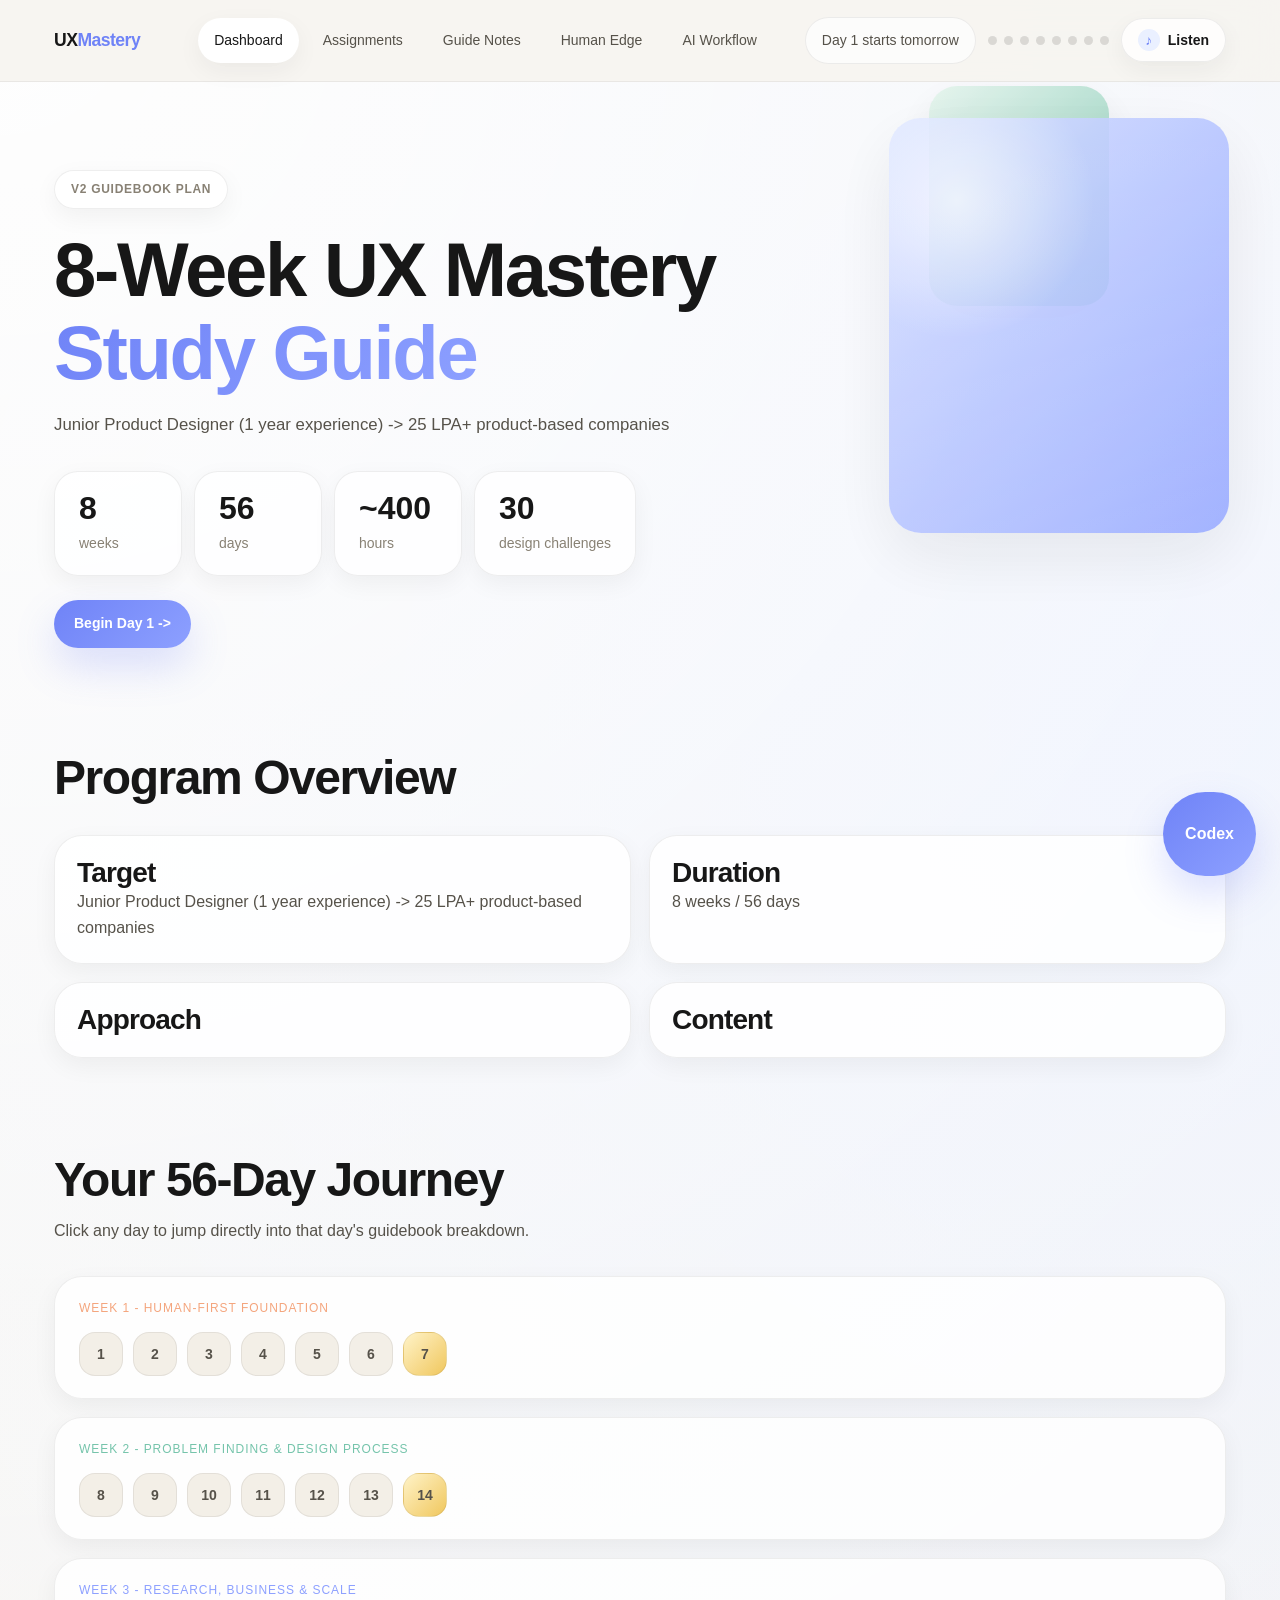
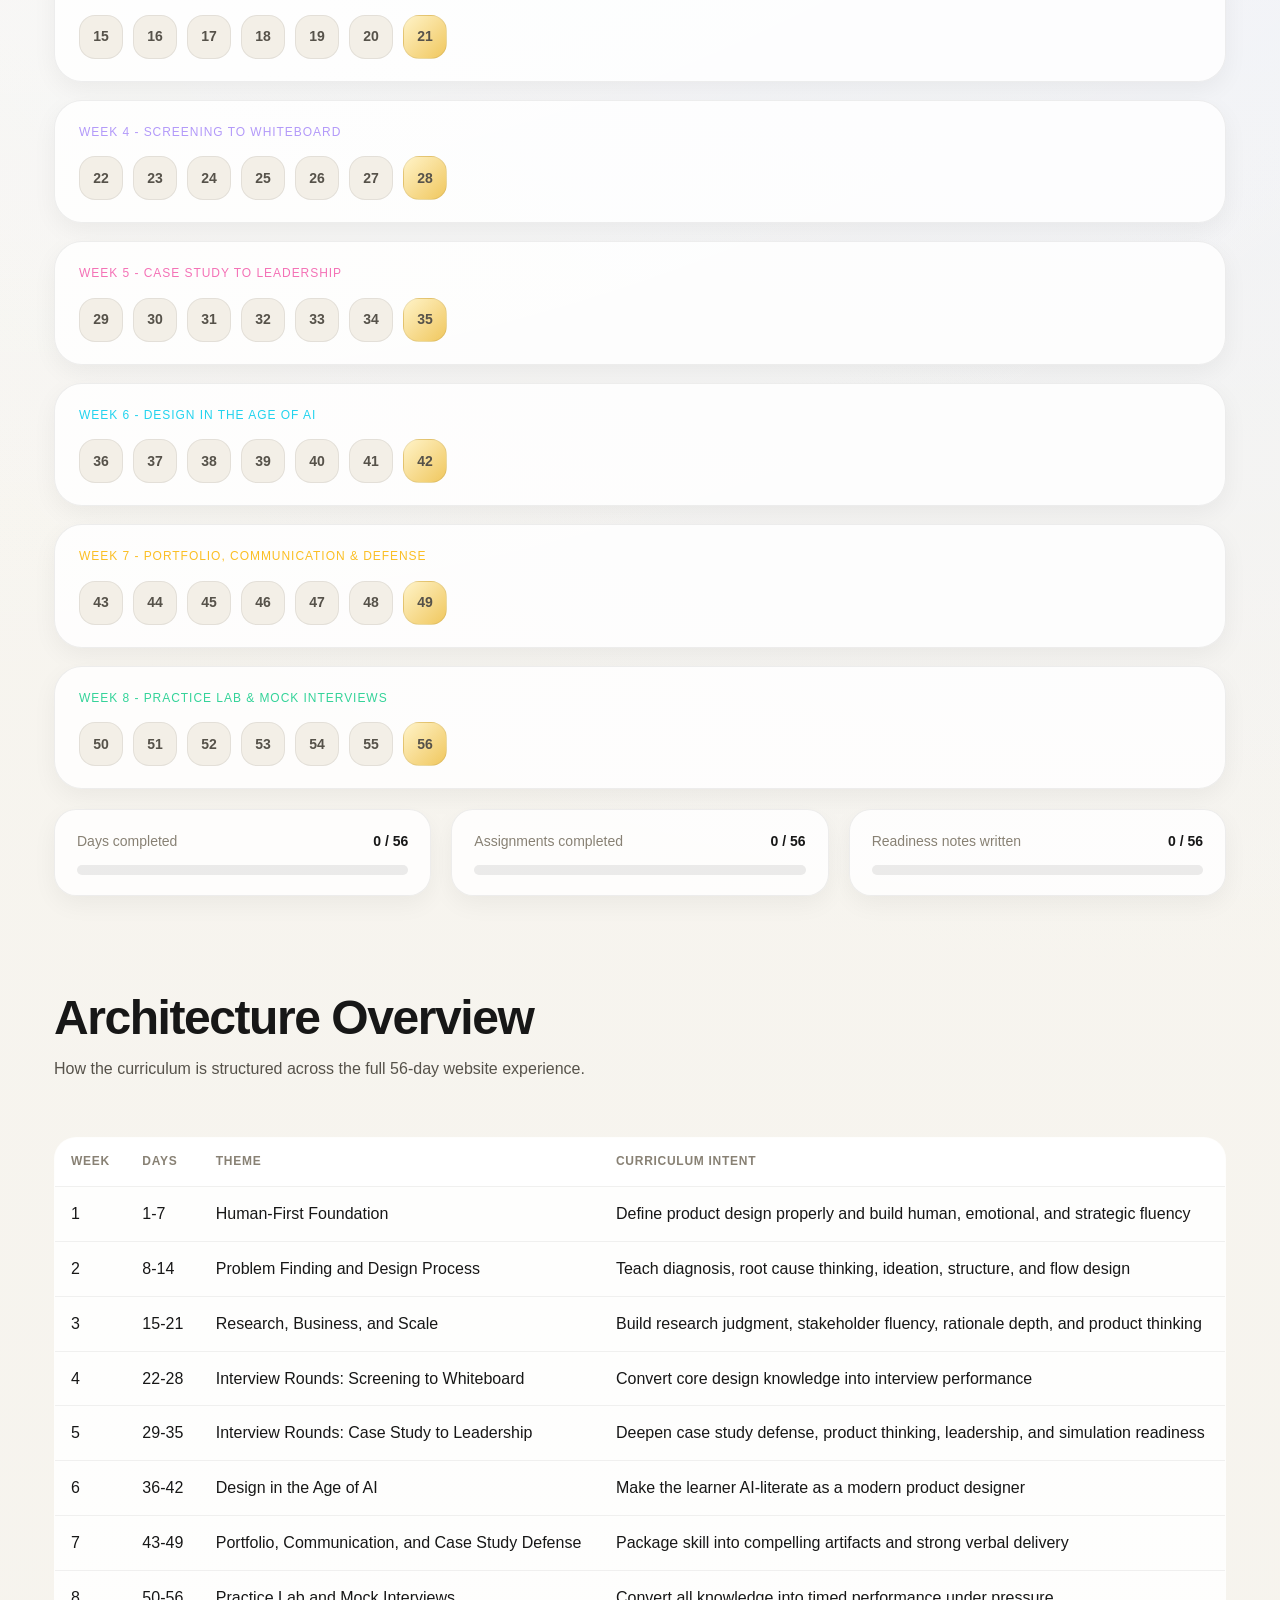
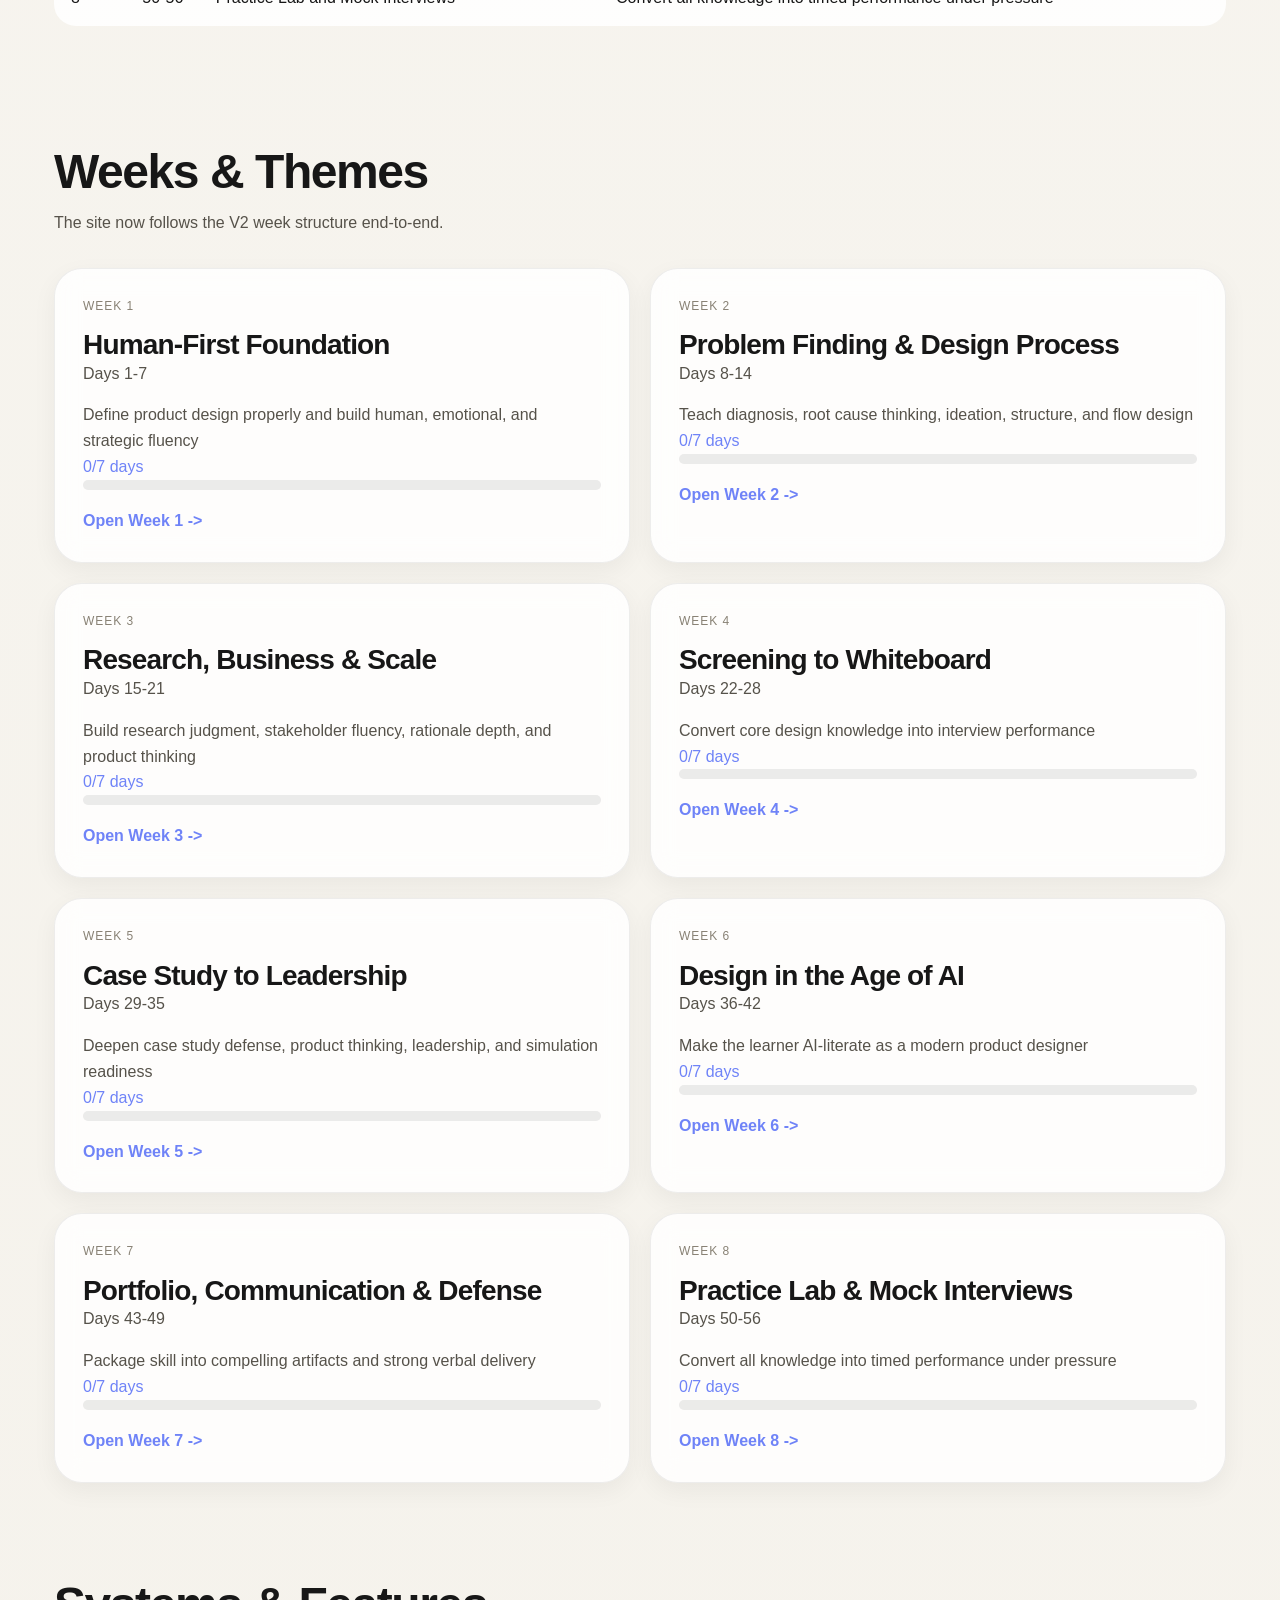
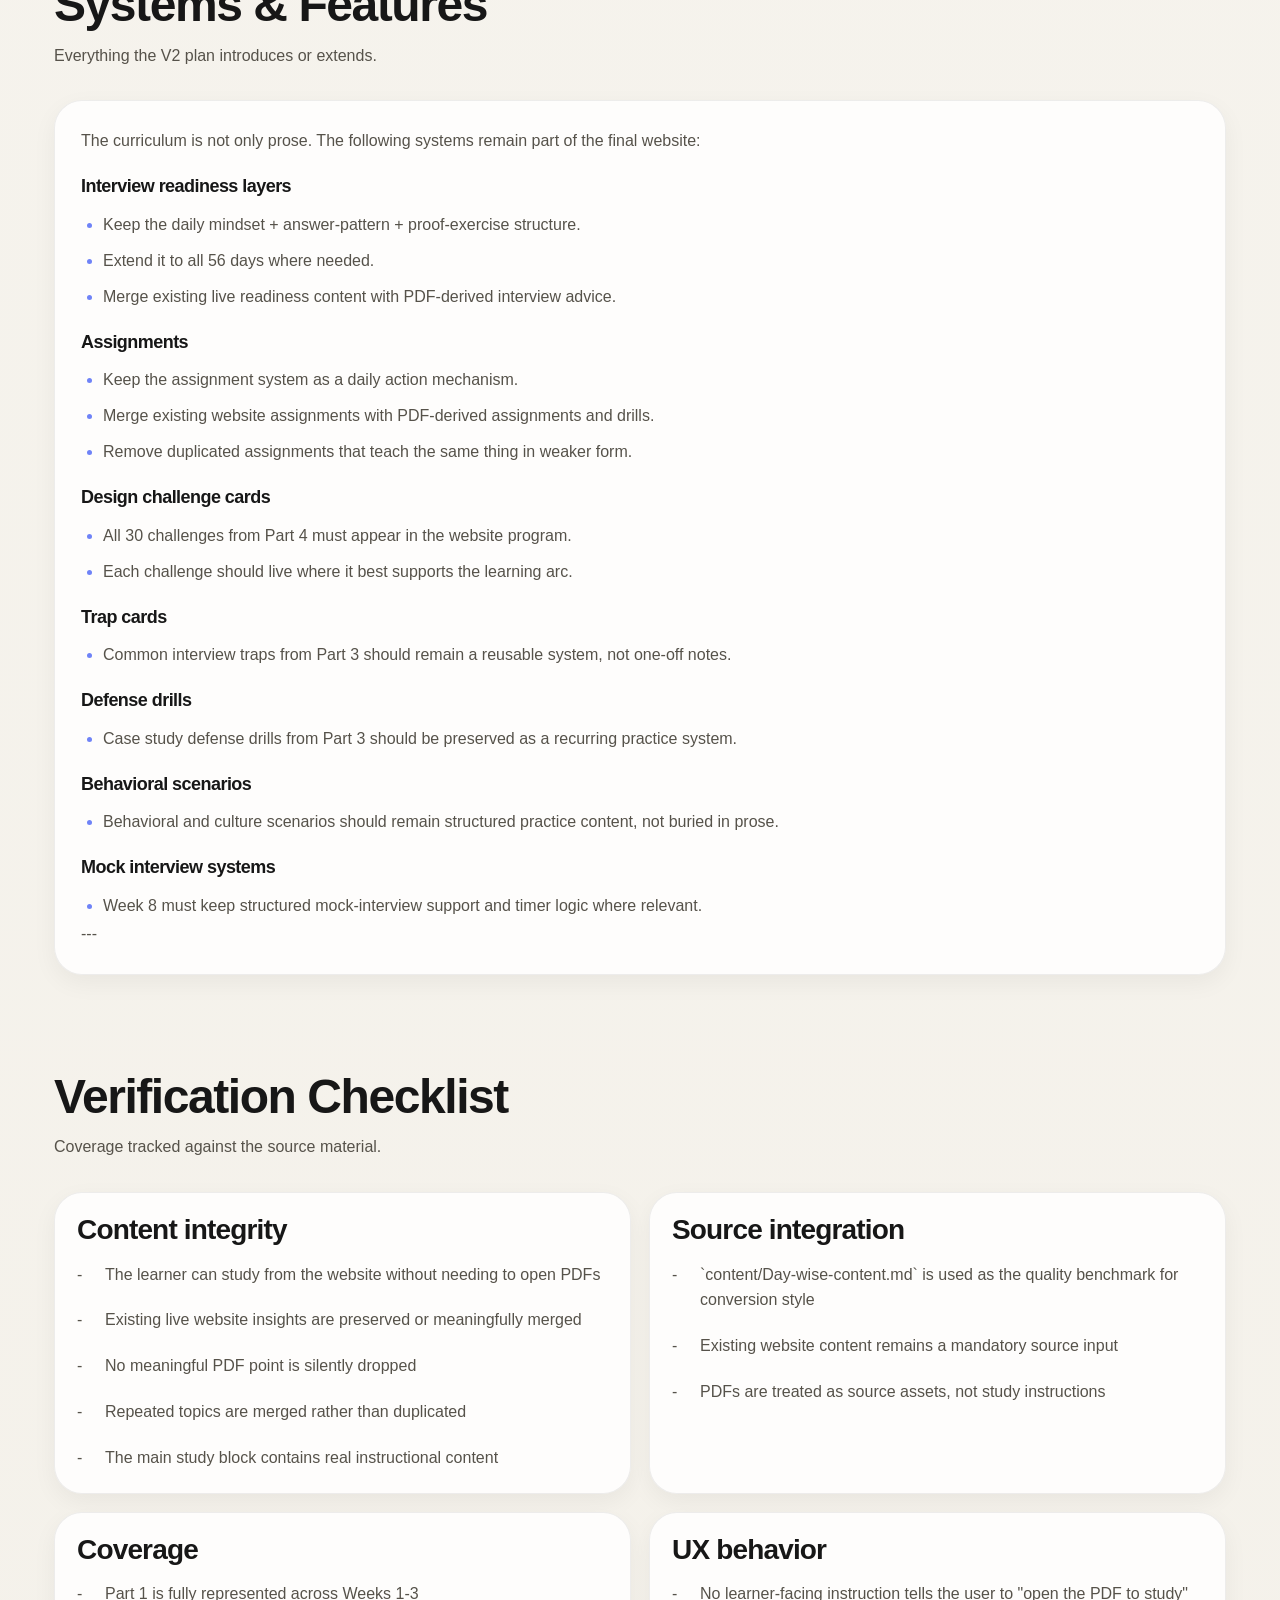
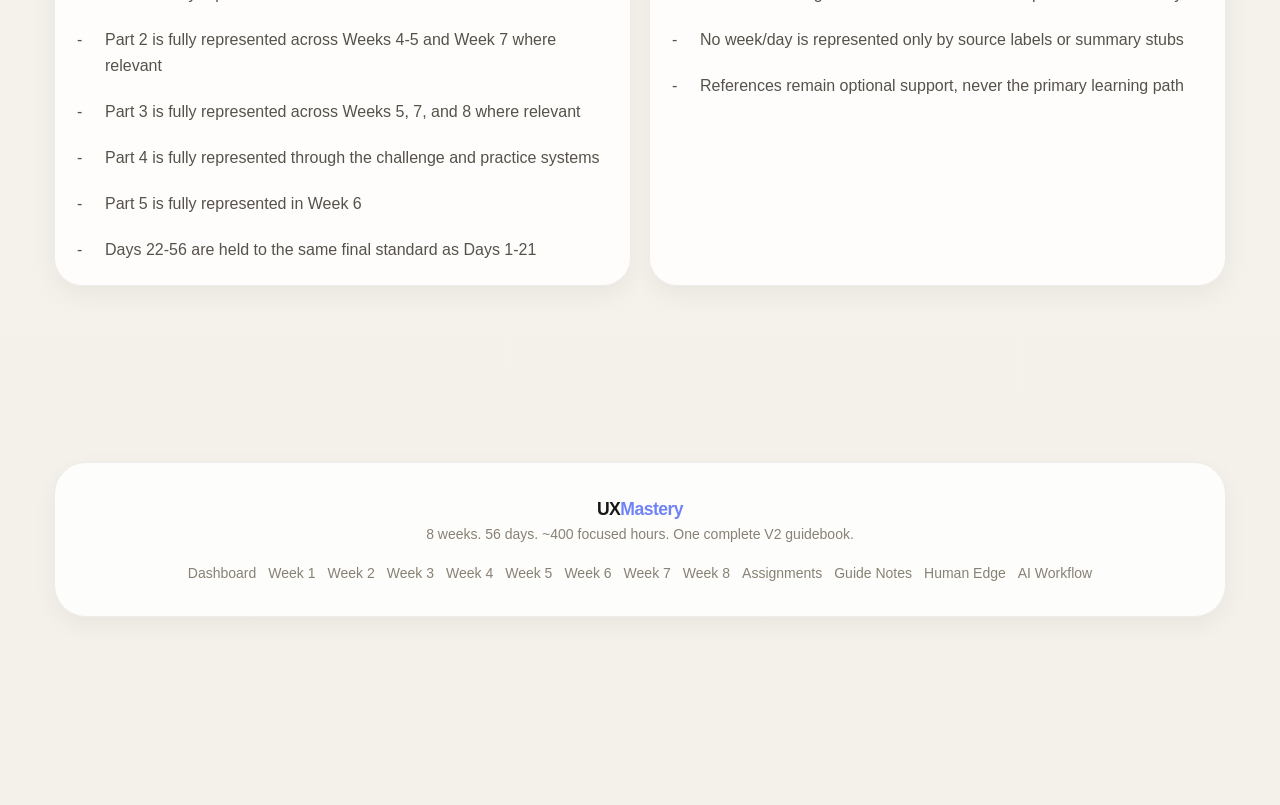
<file: index.html>
<!DOCTYPE html>
<html lang="en">
<head>
  <meta charset="UTF-8">
  <meta name="viewport" content="width=device-width, initial-scale=1.0">
  <title>UX Mastery V2</title>
  <link rel="preconnect" href="https://fonts.googleapis.com">
  <link rel="preconnect" href="https://fonts.gstatic.com" crossorigin>
  <link href="https://fonts.googleapis.com/css2?family=Playfair+Display:wght@700;800;900&family=Inter:wght@400;500;600;700&family=JetBrains+Mono:wght@400;600&display=swap" rel="stylesheet">
  <link rel="stylesheet" href="css/variables.css">
  <link rel="stylesheet" href="css/base.css">
  <link rel="stylesheet" href="css/components.css">
  <link rel="stylesheet" href="css/layout.css">
  <link rel="stylesheet" href="css/dashboard.css">
  <link rel="stylesheet" href="css/week.css">
  <link rel="stylesheet" href="css/assignments.css">
  <link rel="stylesheet" href="css/references.css">
</head>
<body>
  <div id="app-root"></div>
  <script type="module" src="js/main.js"></script>
</body>
</html>
</file>
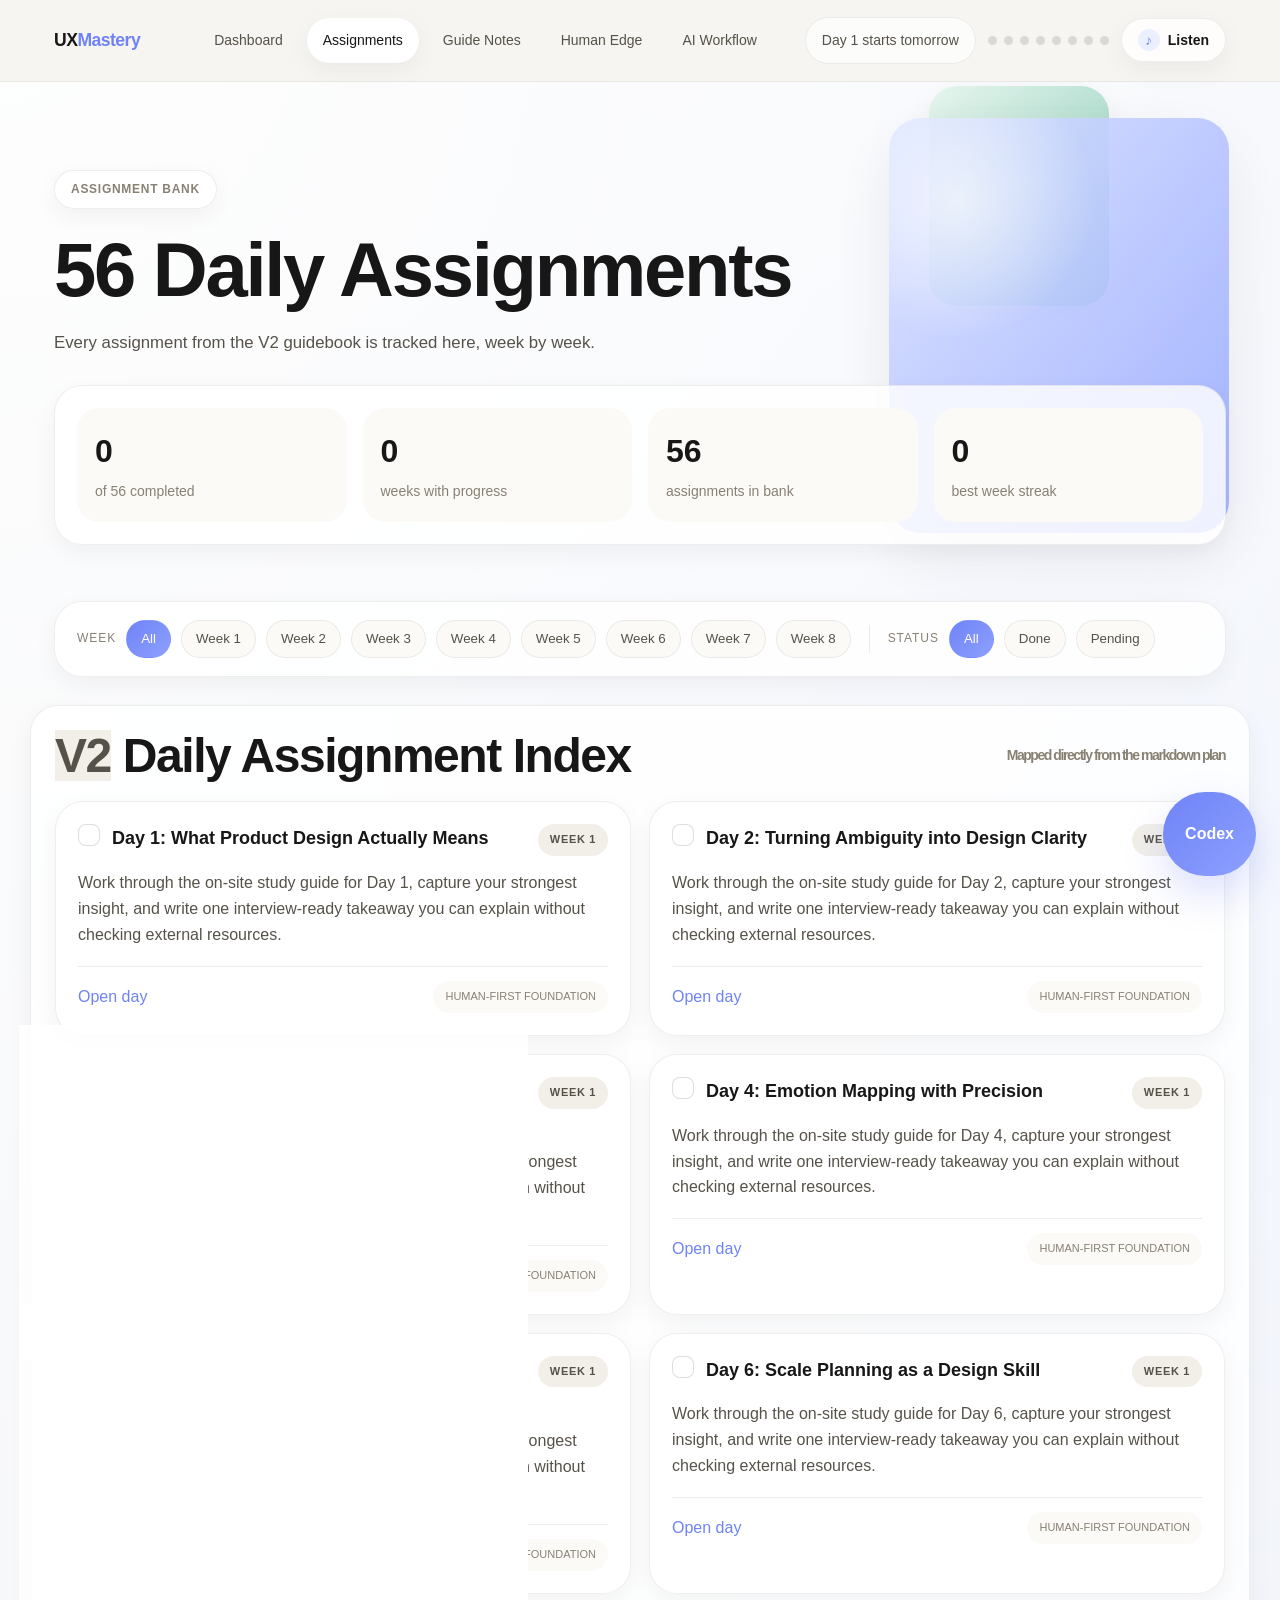
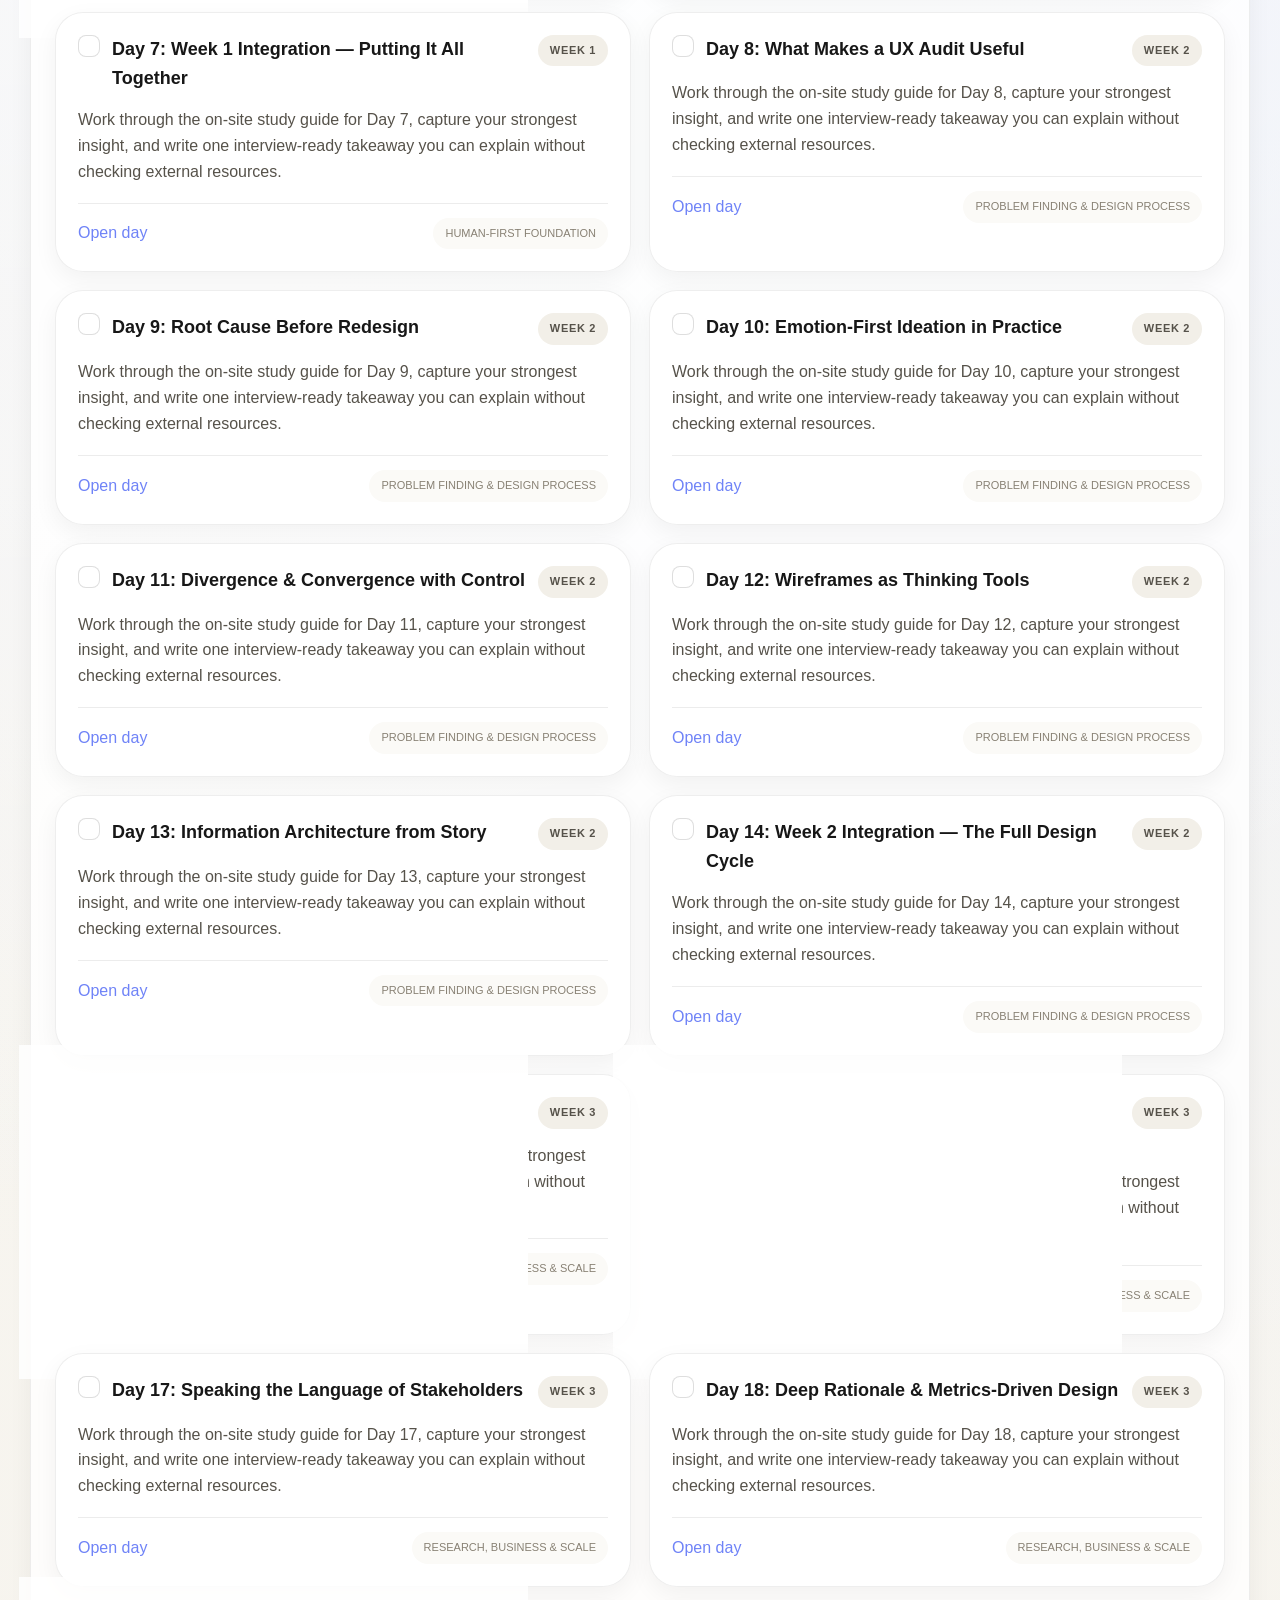
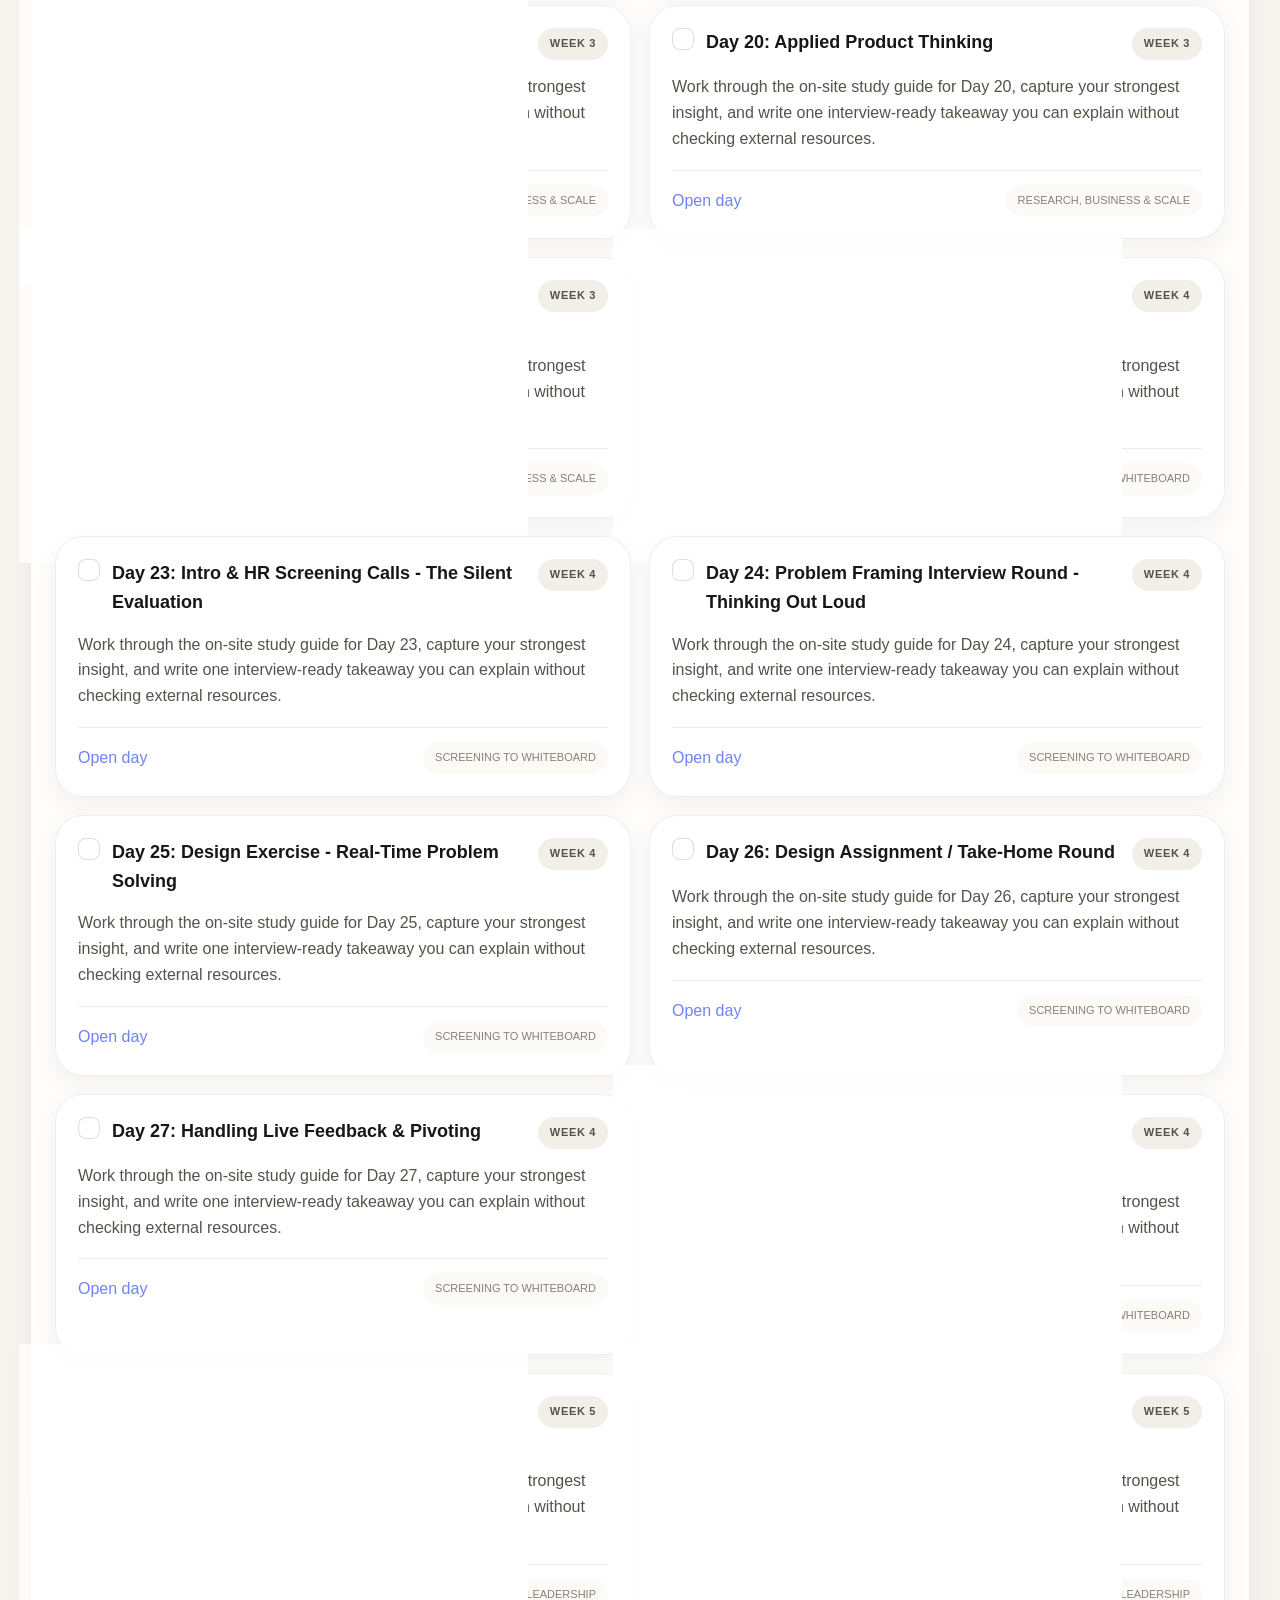
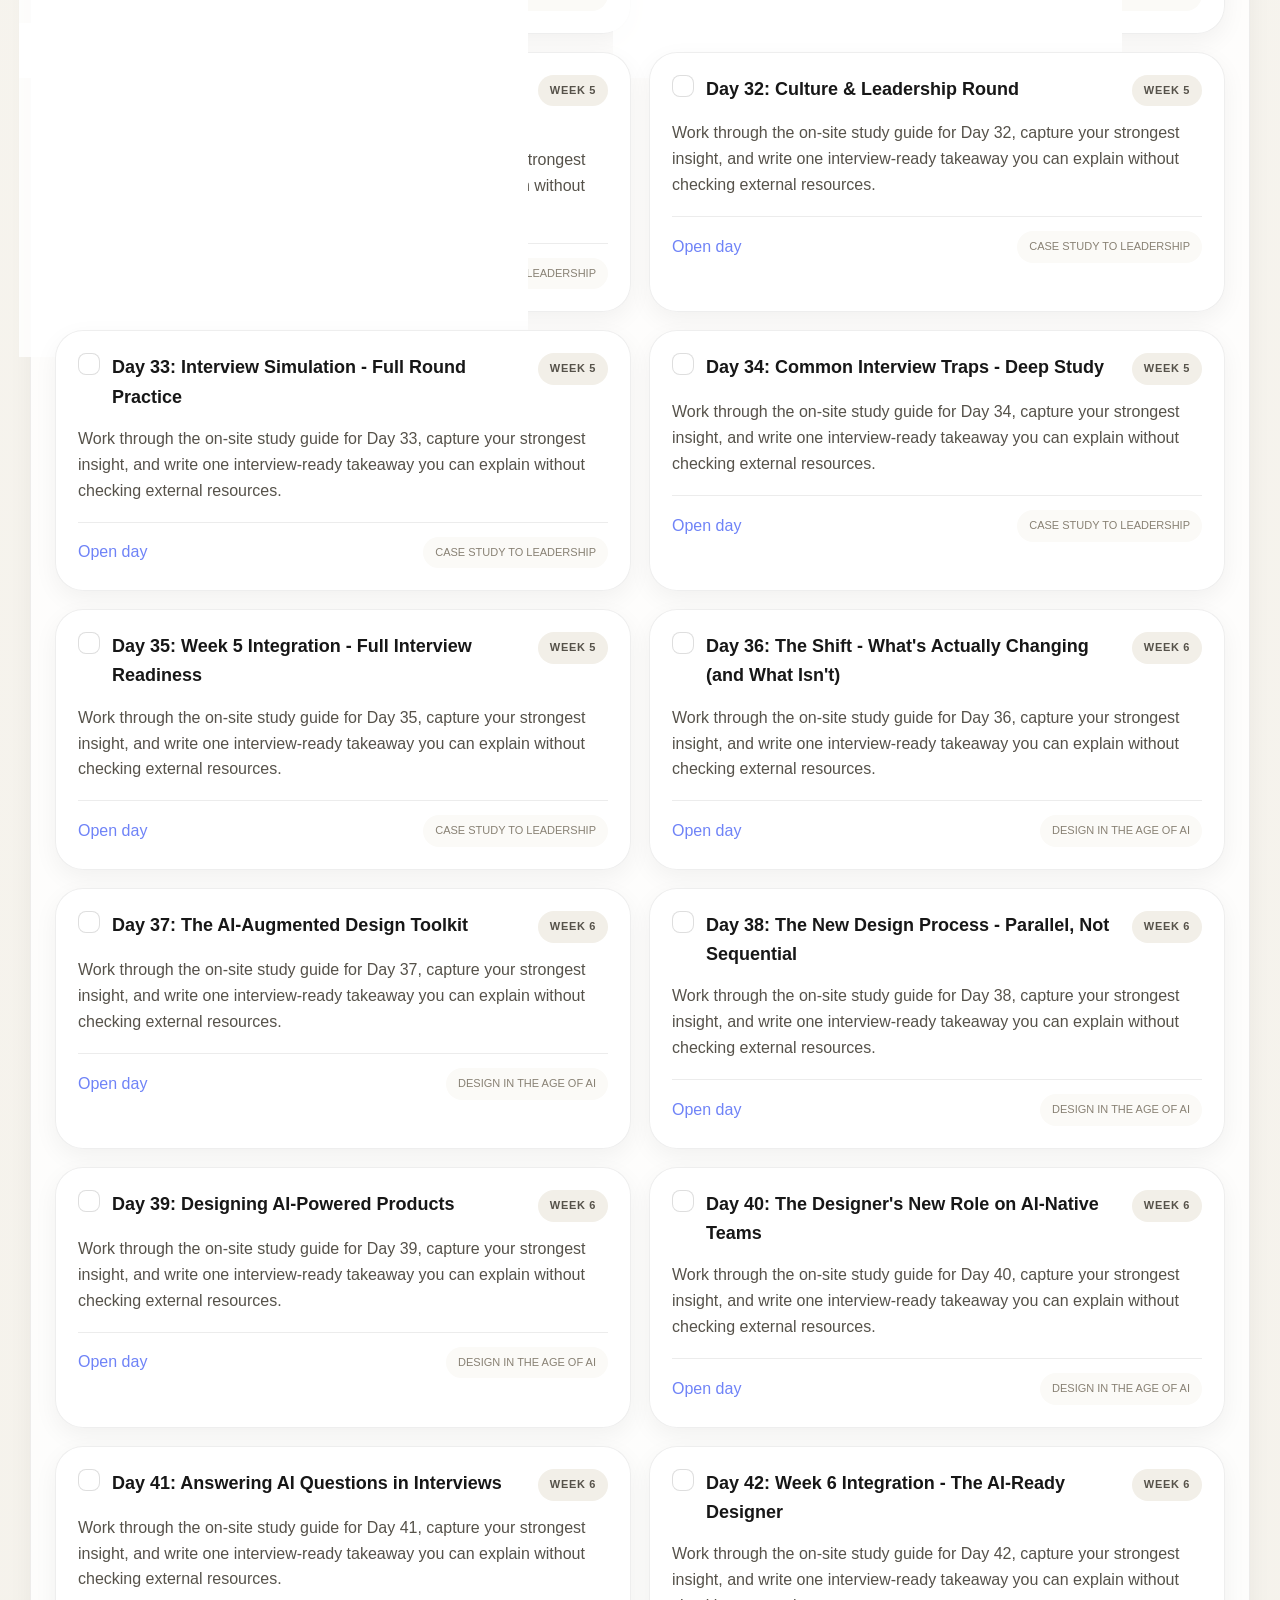
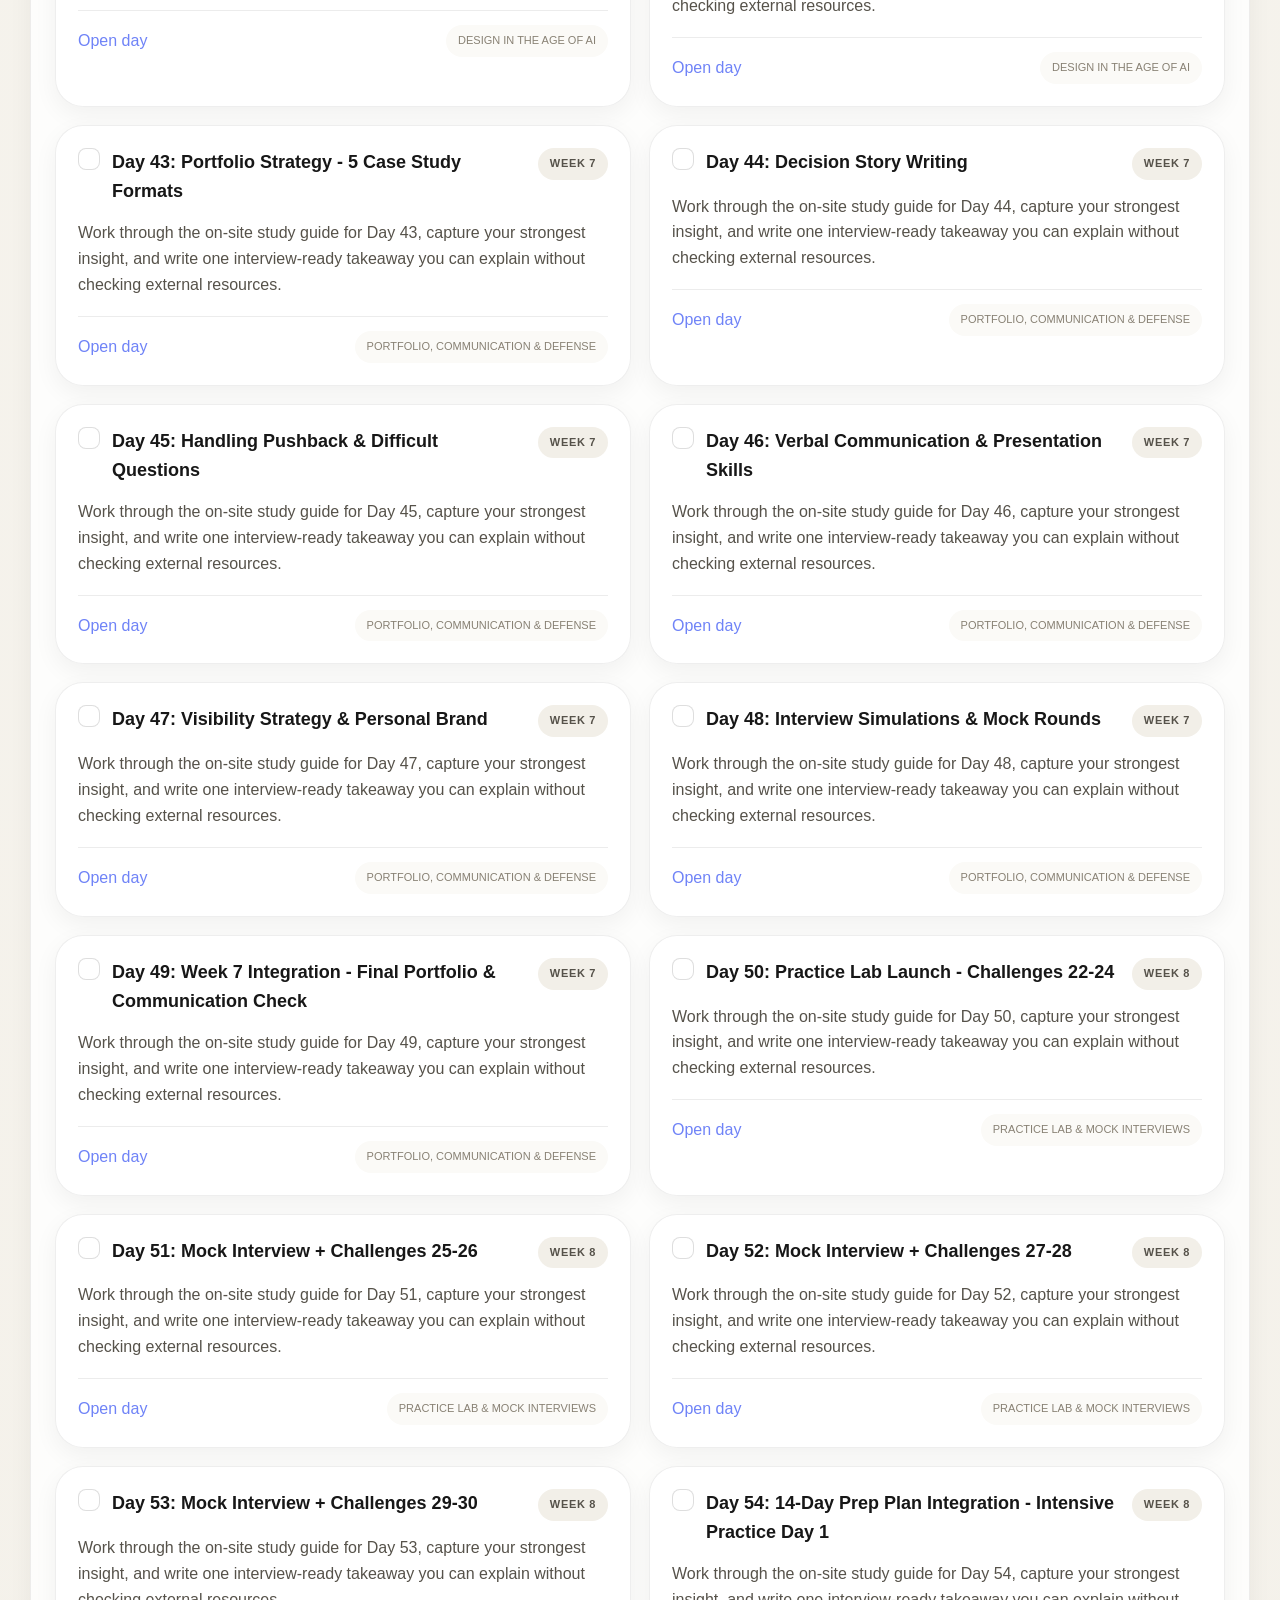
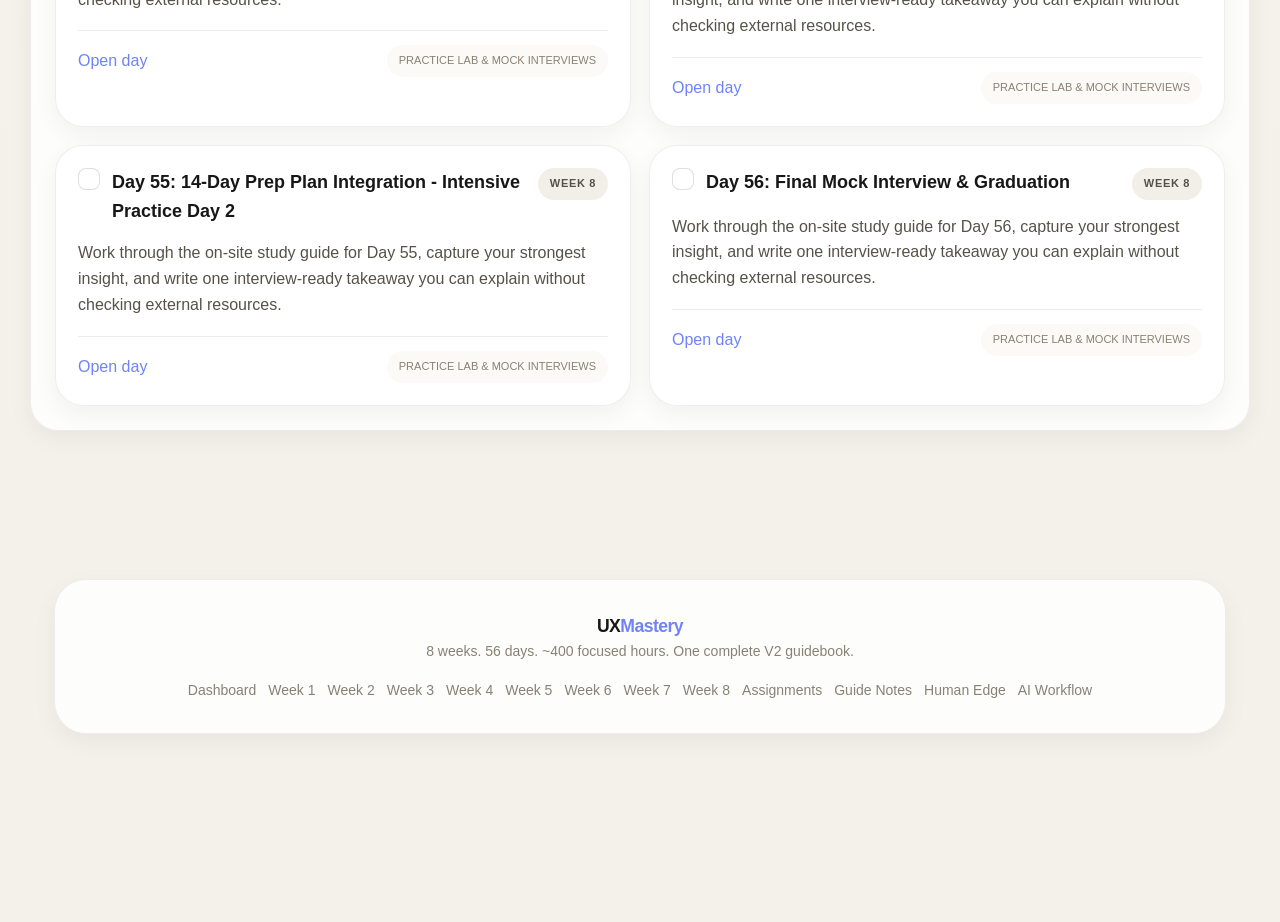
<file: assignments.html>
<!DOCTYPE html>
<html lang="en">
<head>
  <meta charset="UTF-8">
  <meta name="viewport" content="width=device-width, initial-scale=1.0">
  <title>Assignments | UX Mastery V2</title>
  <link rel="preconnect" href="https://fonts.googleapis.com">
  <link rel="preconnect" href="https://fonts.gstatic.com" crossorigin>
  <link href="https://fonts.googleapis.com/css2?family=Playfair+Display:wght@700;800;900&family=Inter:wght@400;500;600;700&family=JetBrains+Mono:wght@400;600&display=swap" rel="stylesheet">
  <link rel="stylesheet" href="css/variables.css">
  <link rel="stylesheet" href="css/base.css">
  <link rel="stylesheet" href="css/components.css">
  <link rel="stylesheet" href="css/layout.css">
  <link rel="stylesheet" href="css/assignments.css">
</head>
<body>
  <div id="app-root"></div>
  <script type="module" src="js/main.js"></script>
</body>
</html>
</file>
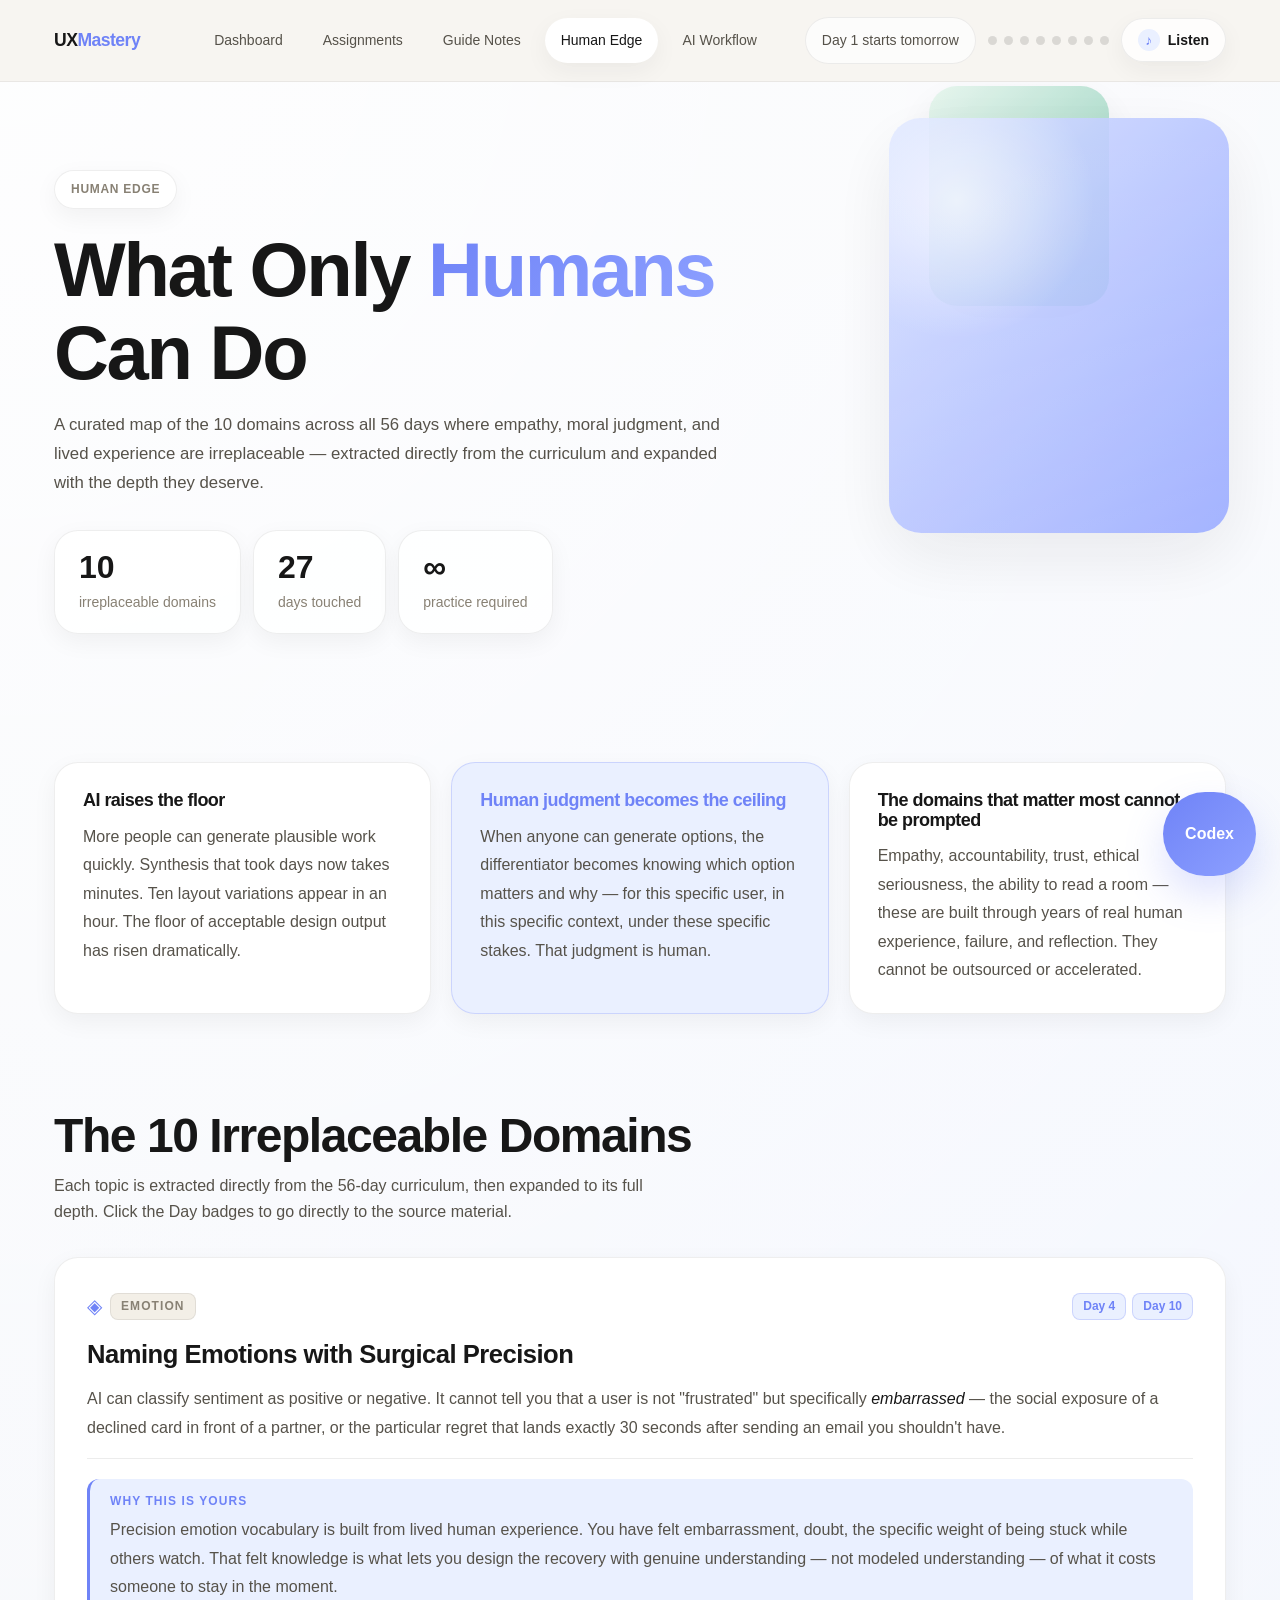
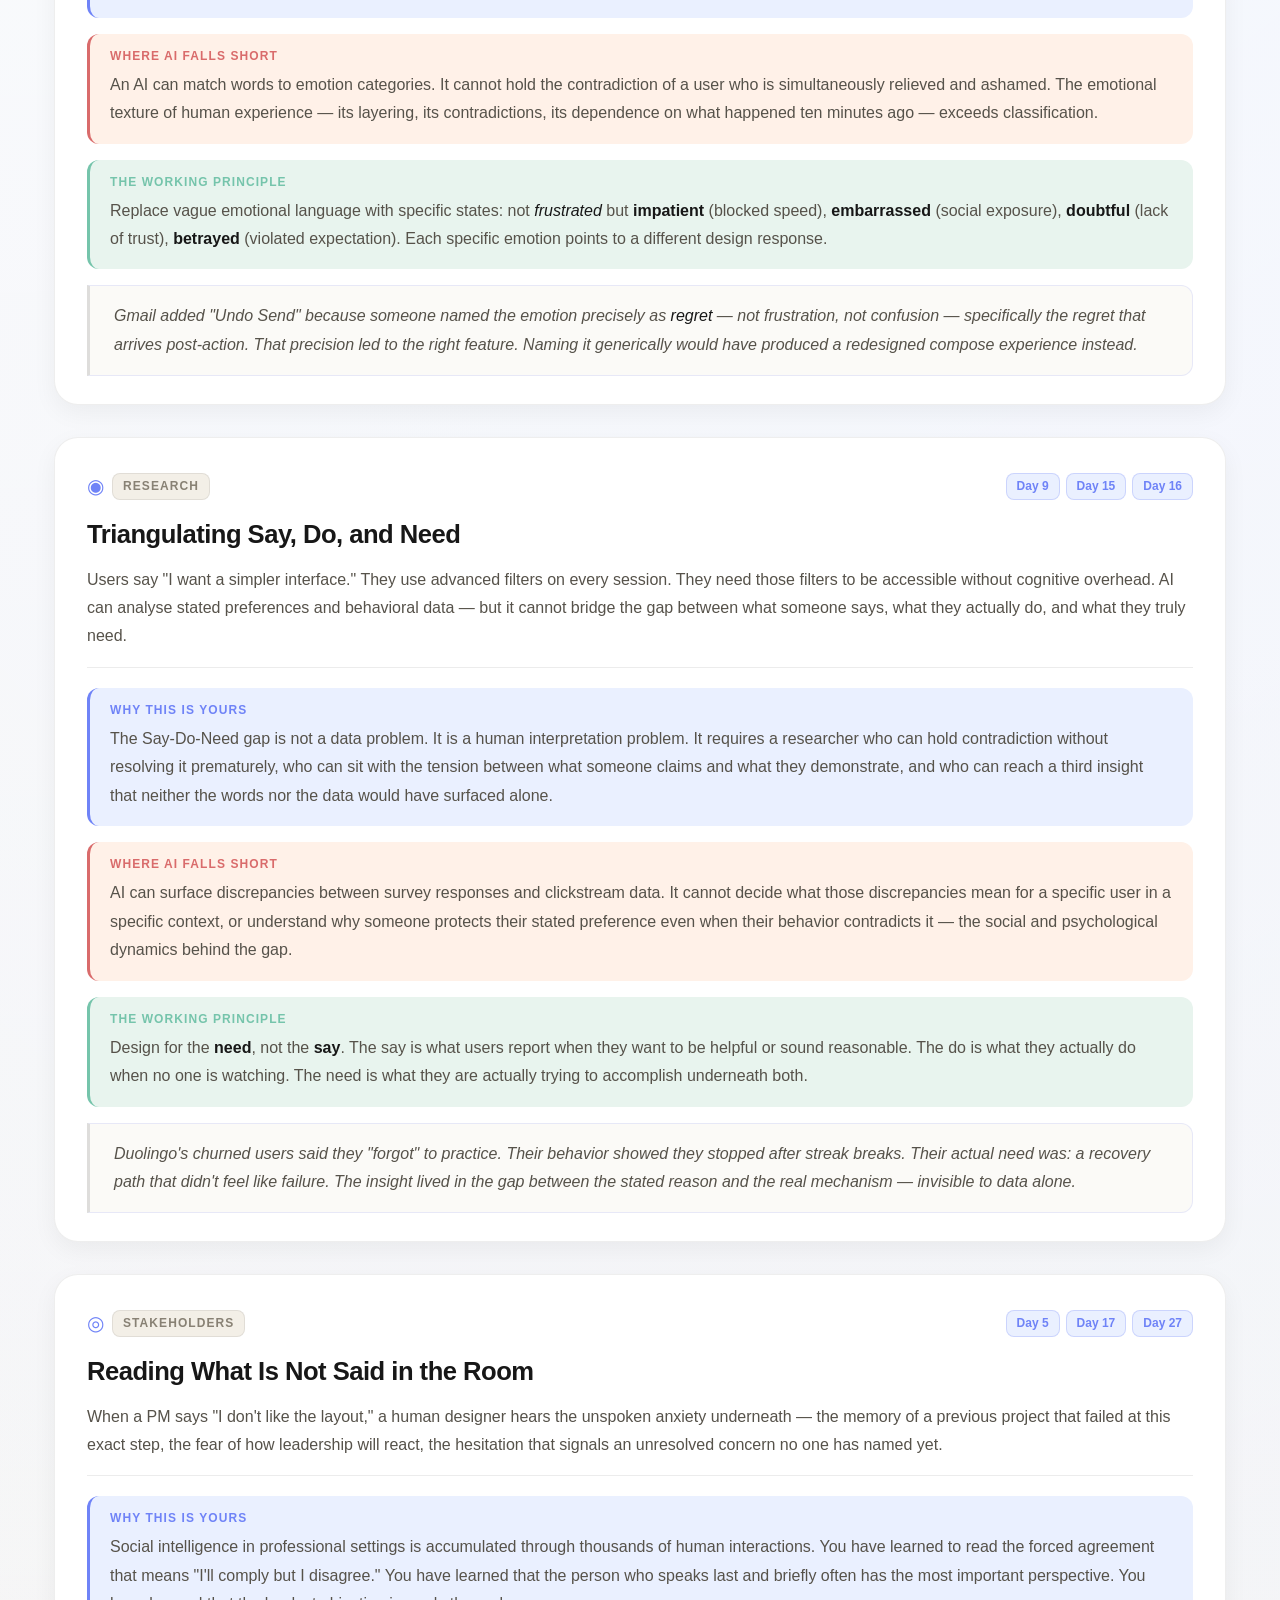
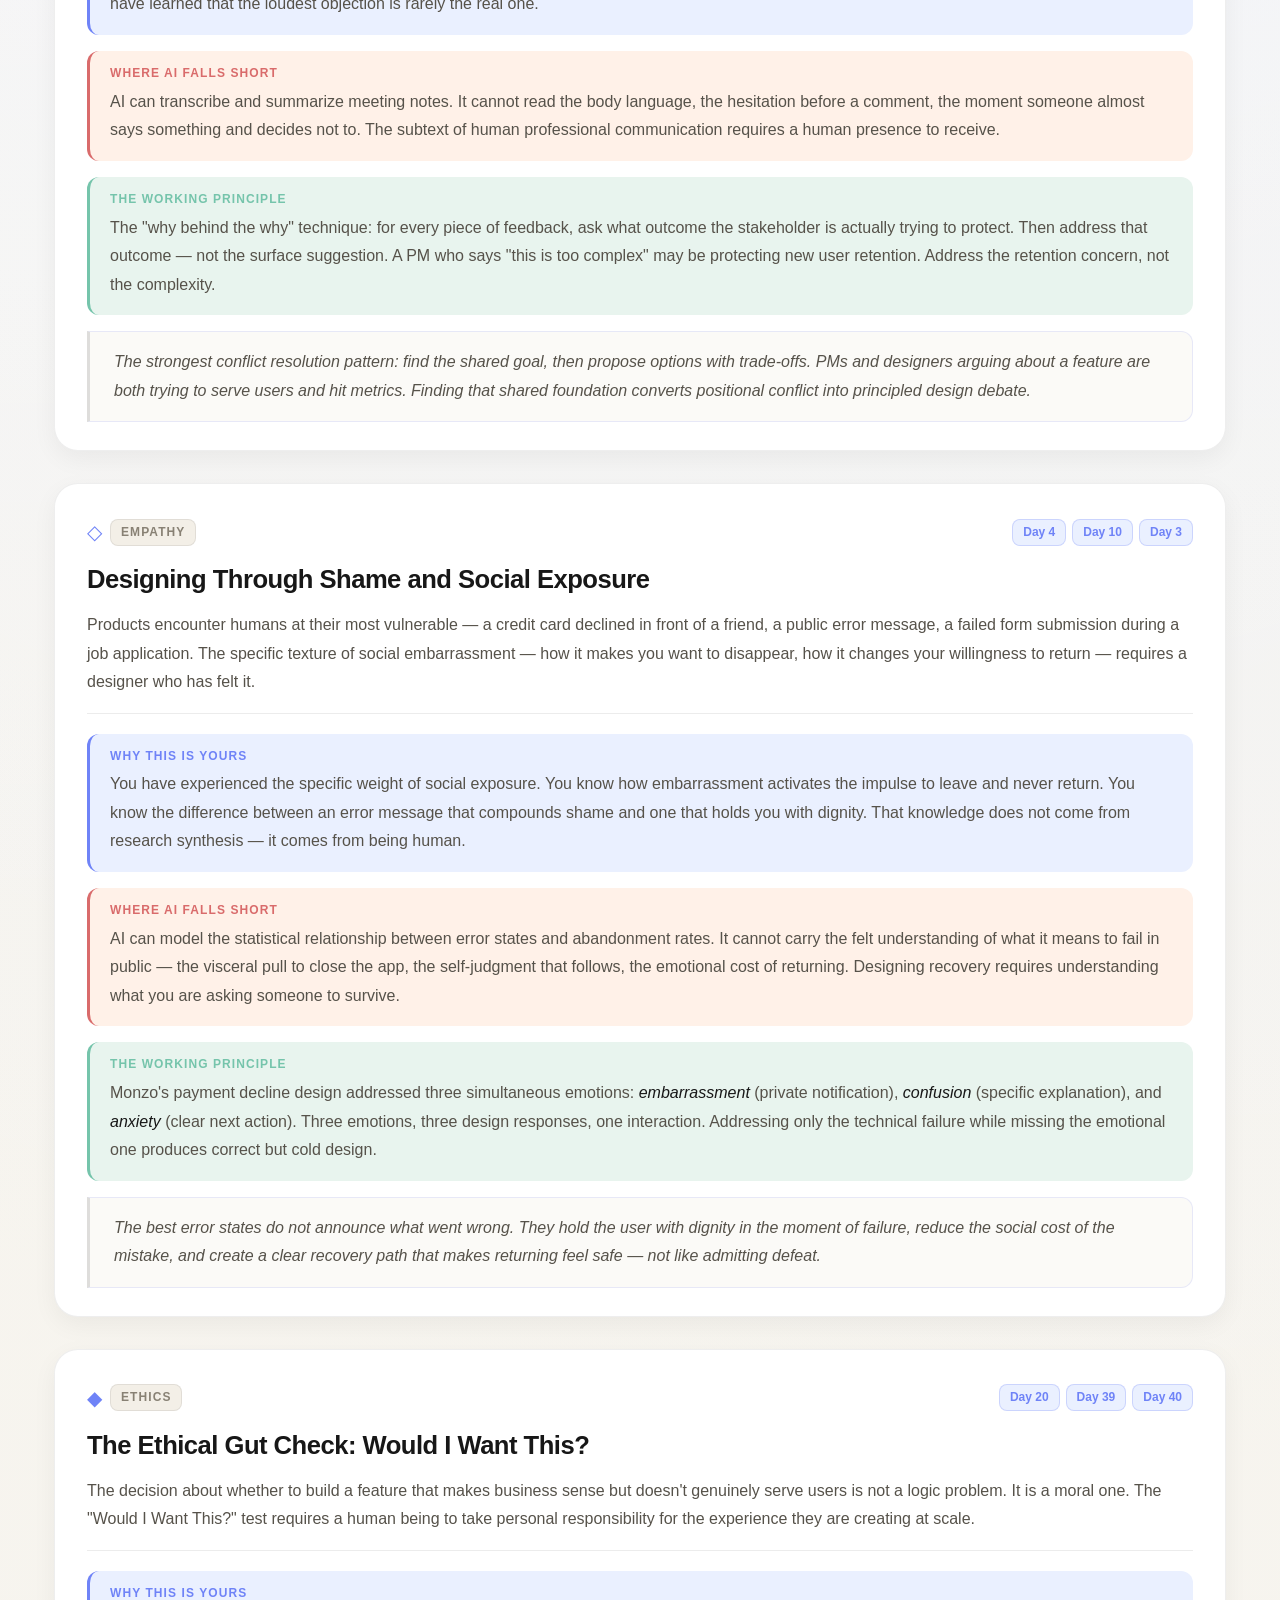
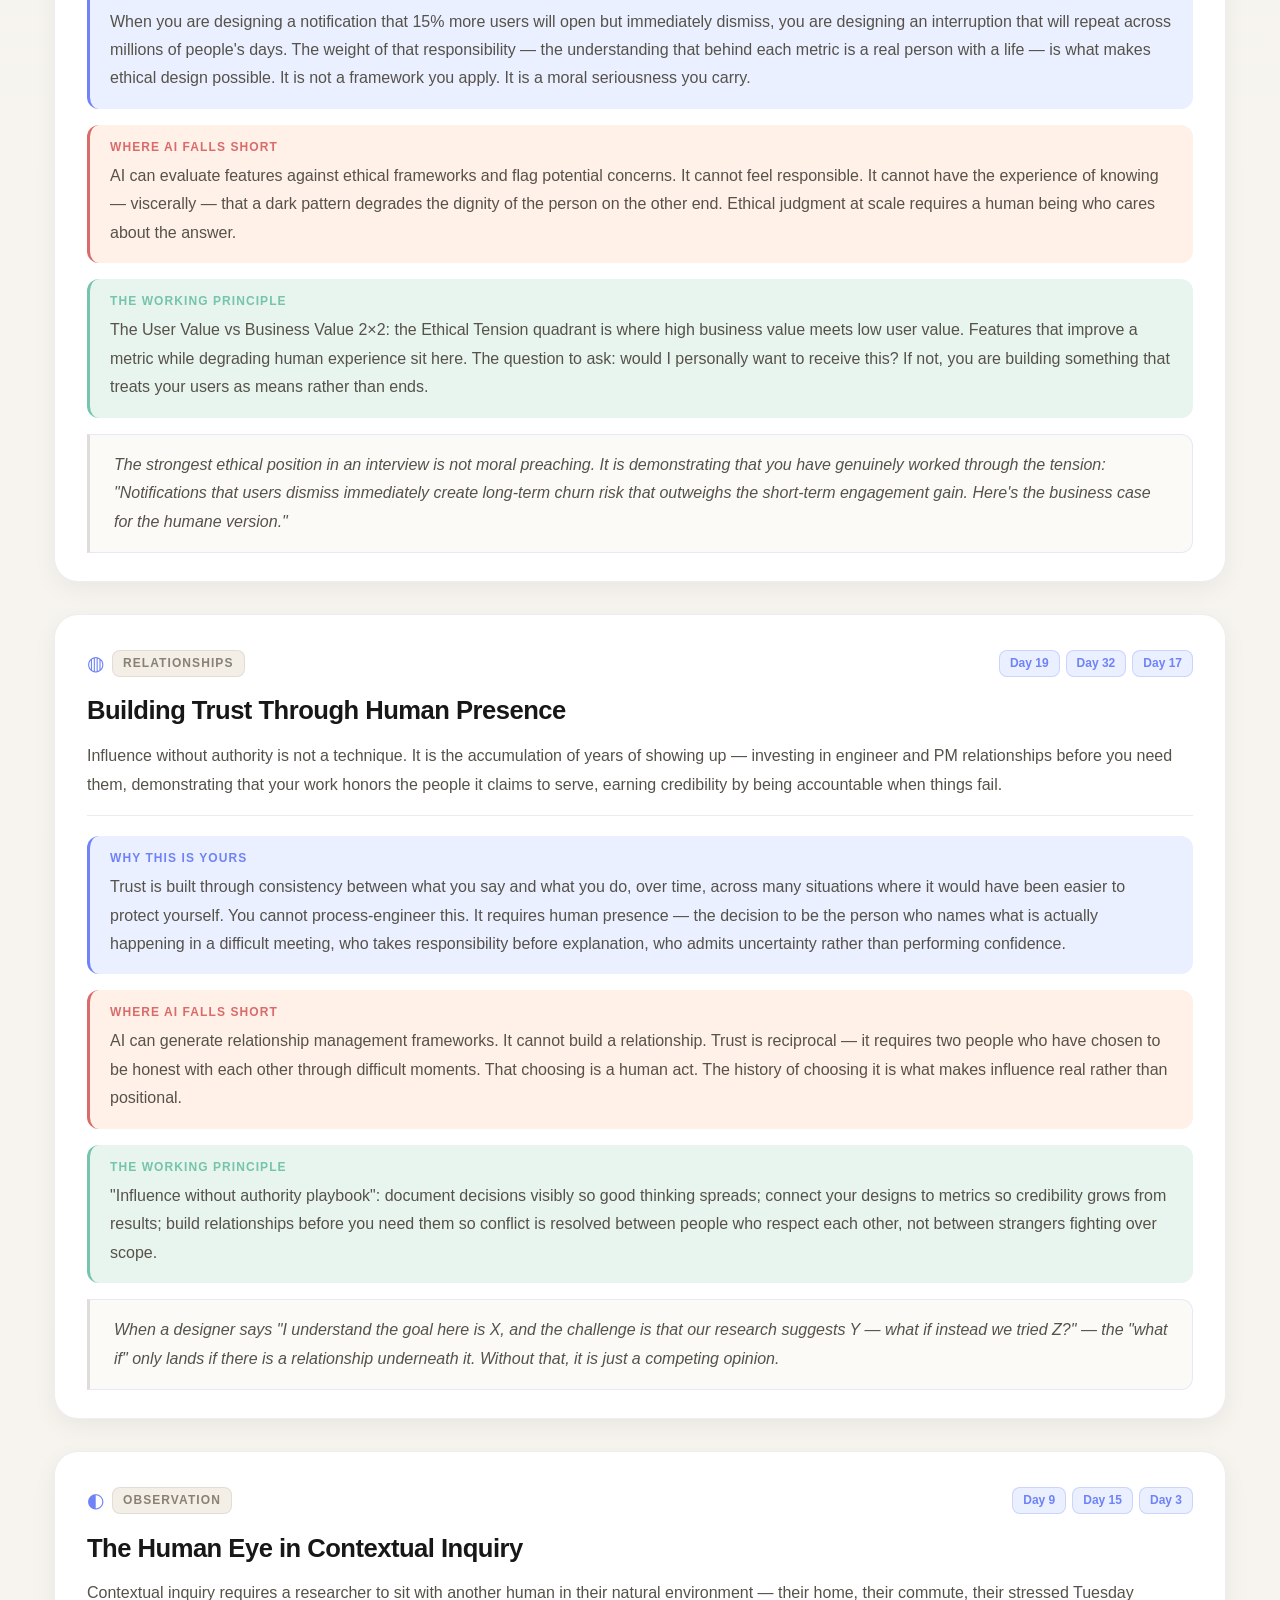
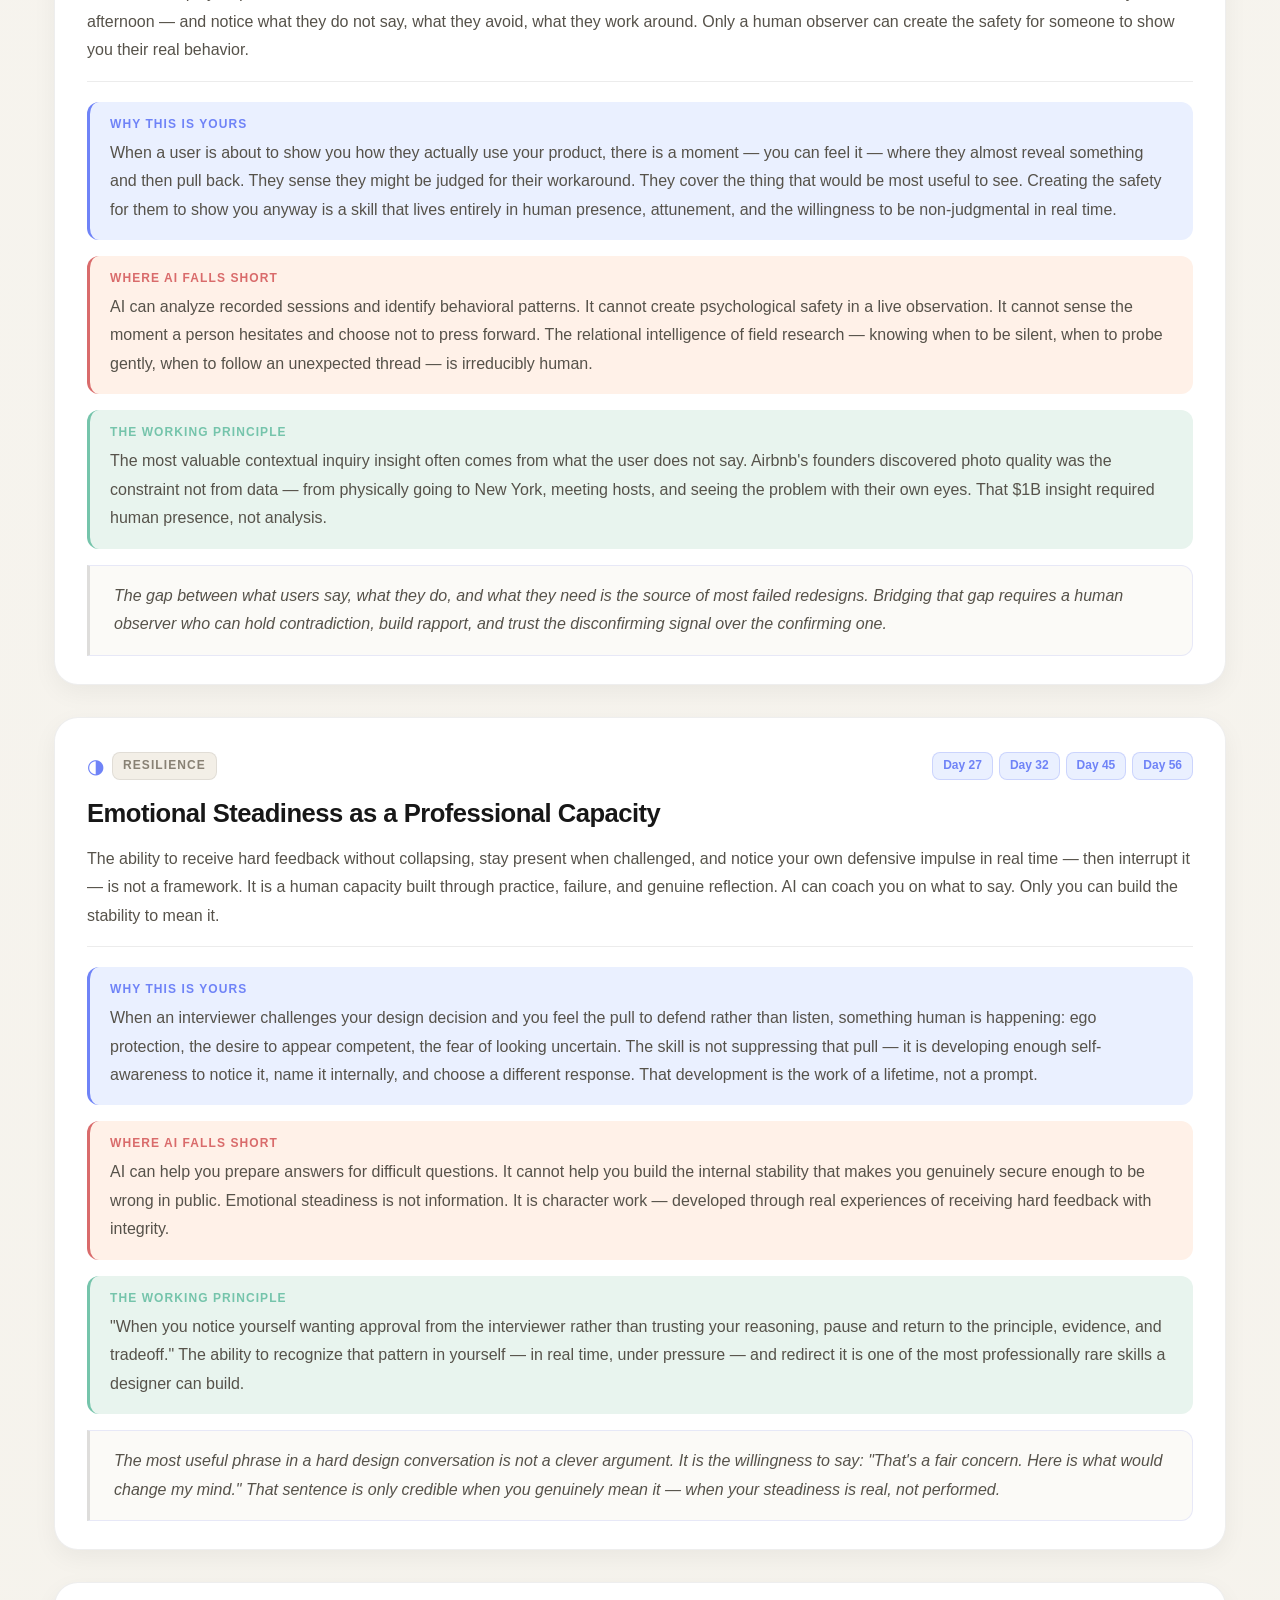
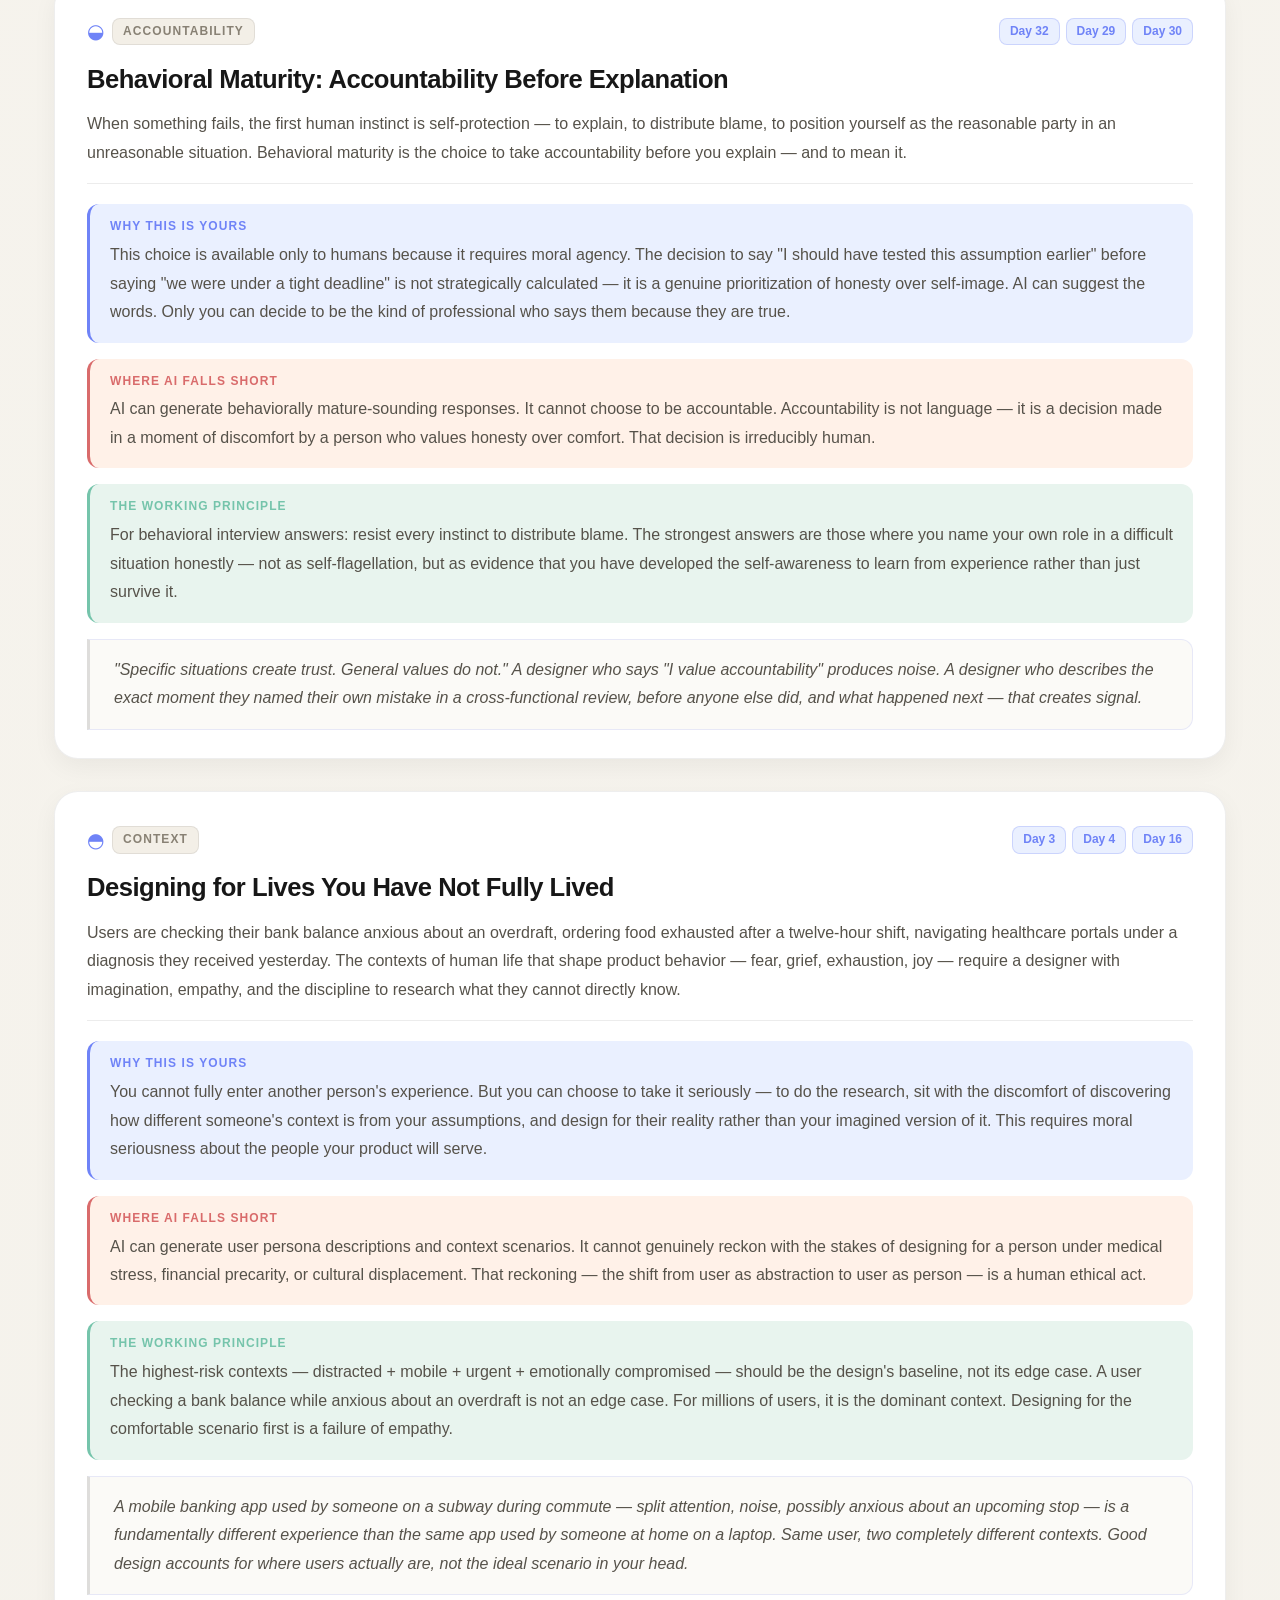
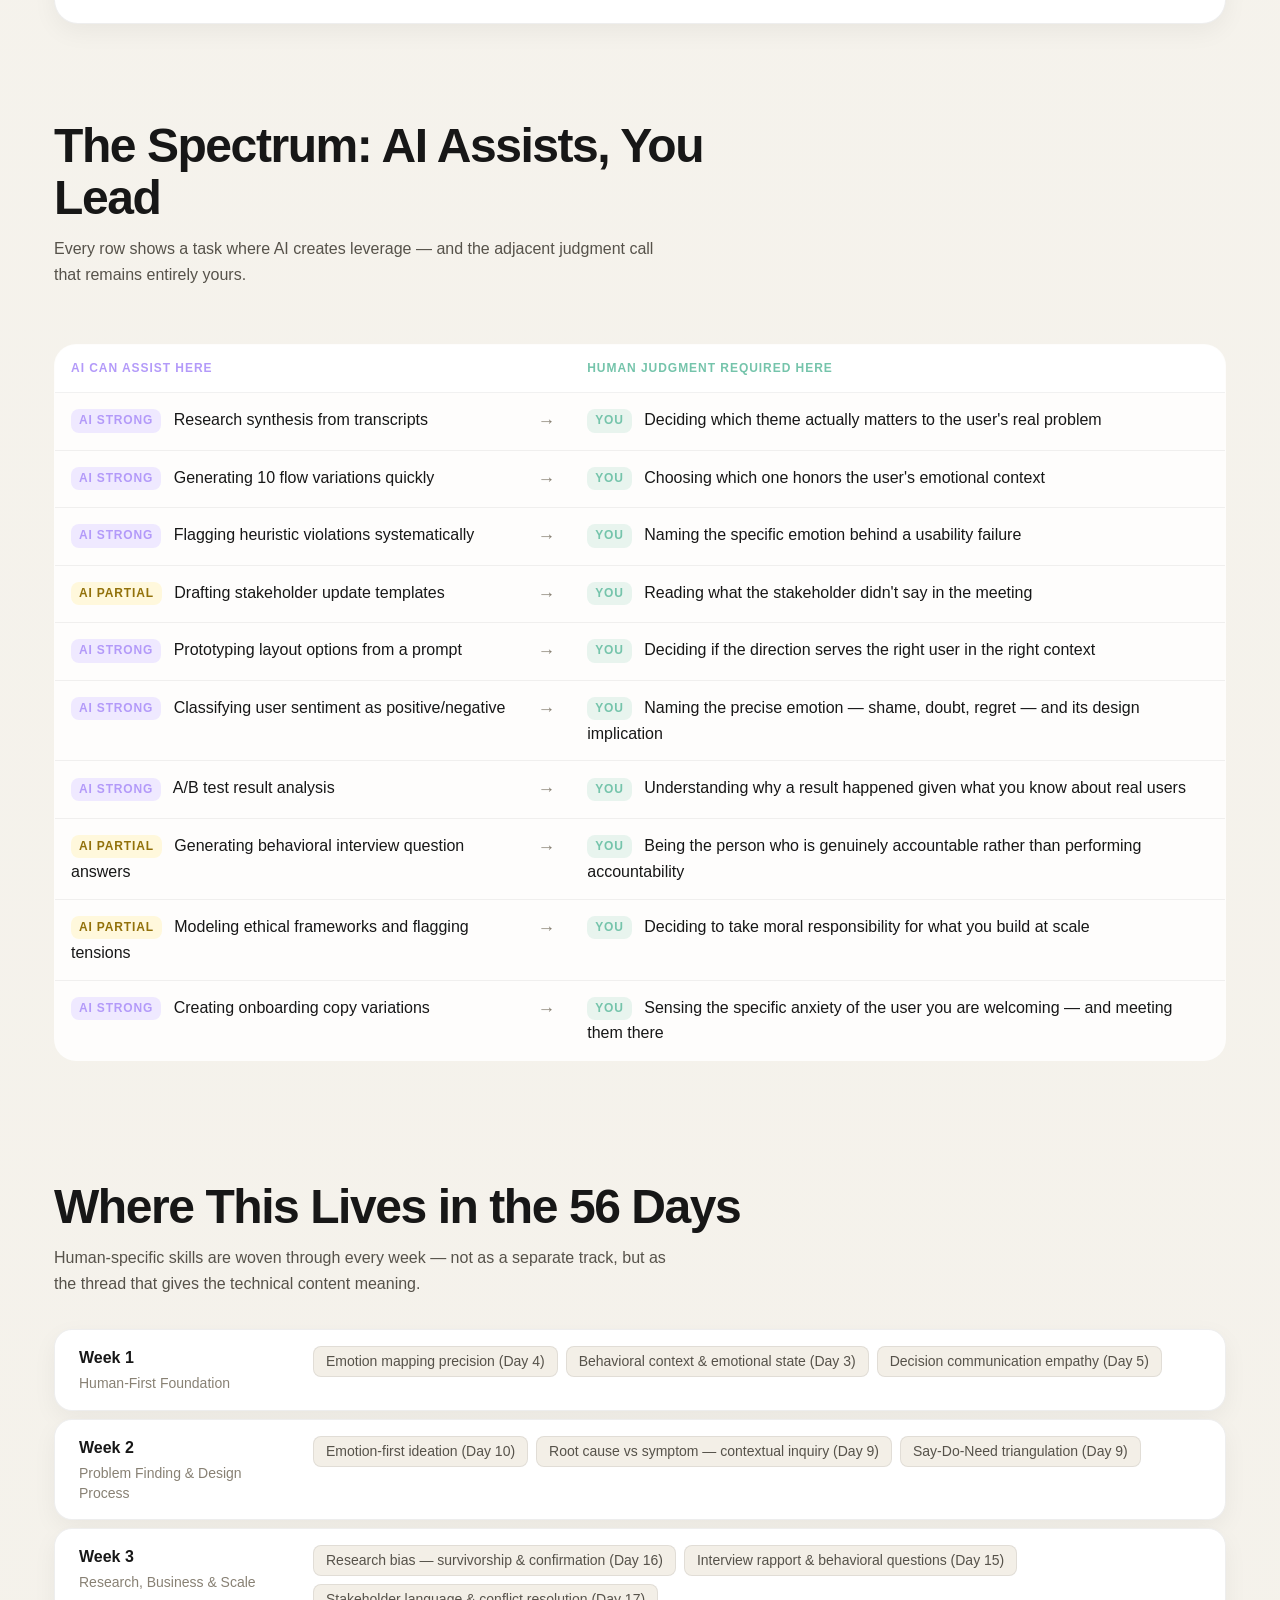
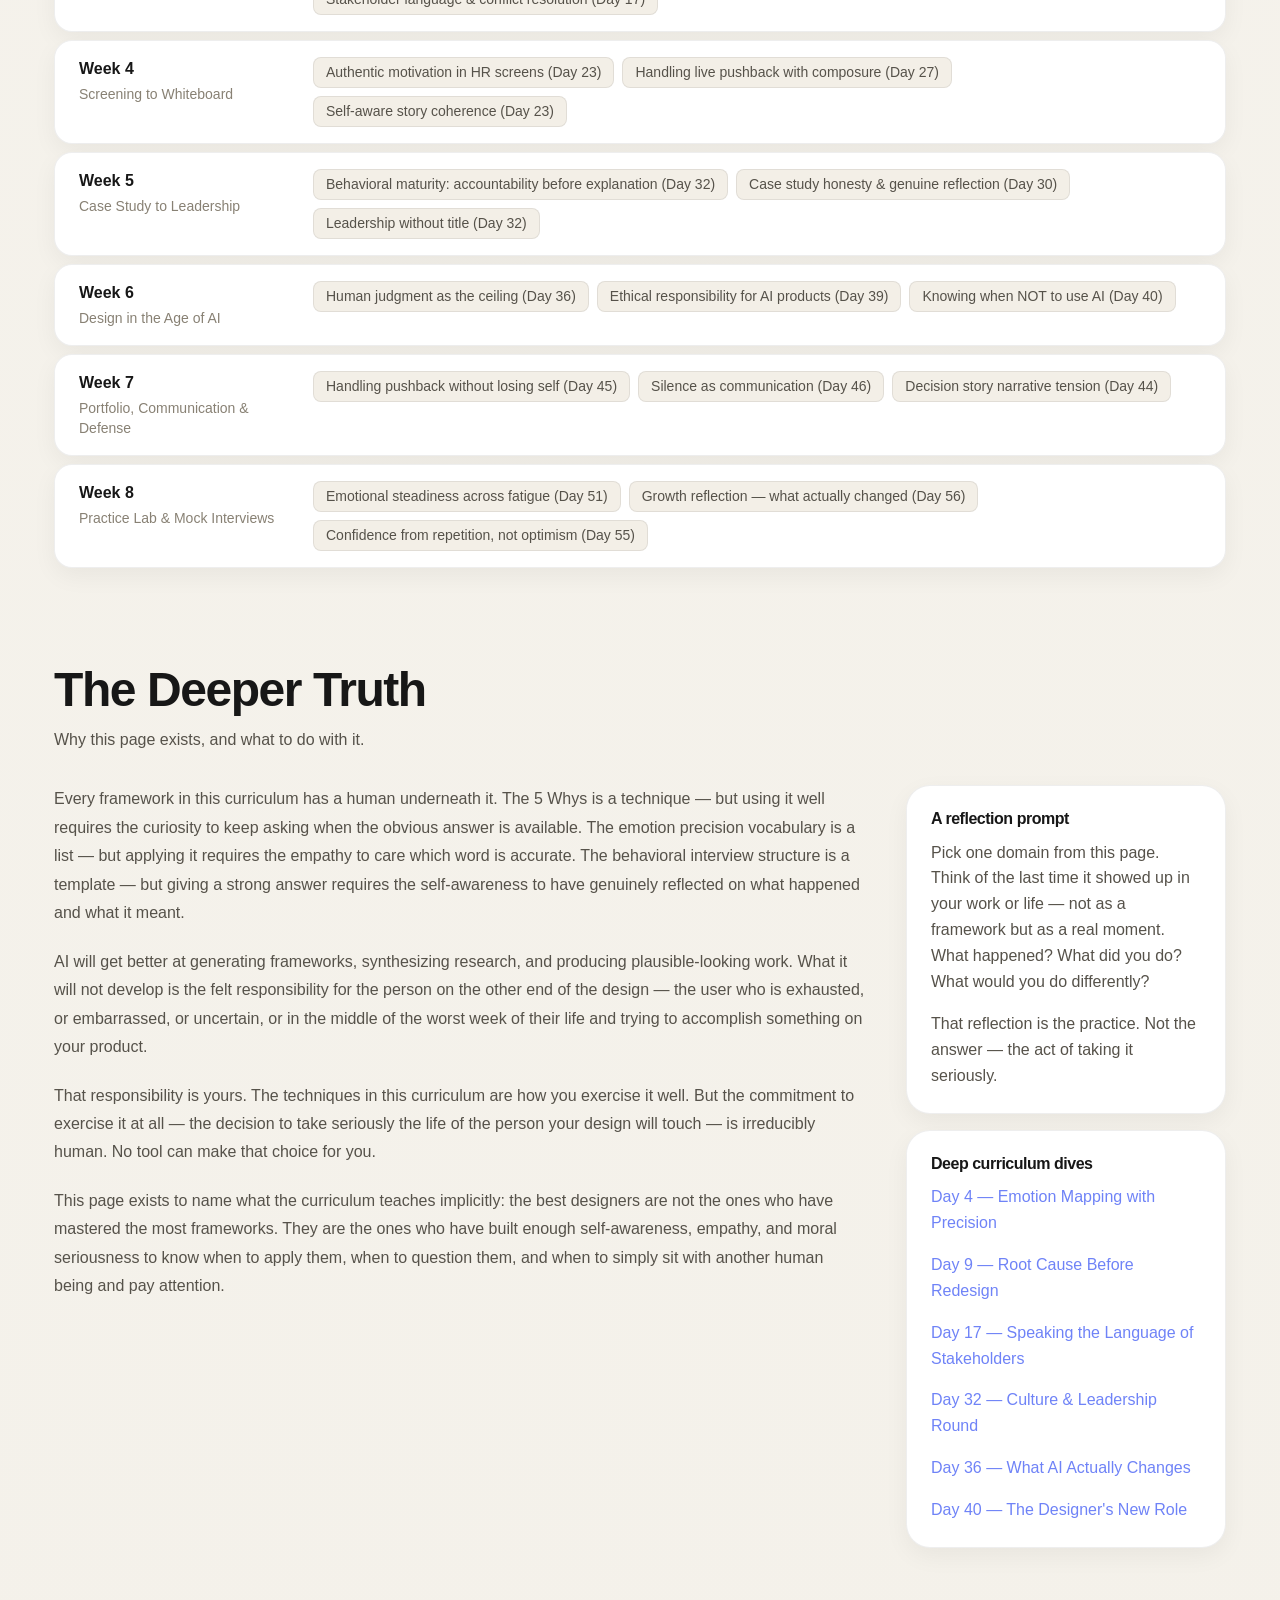
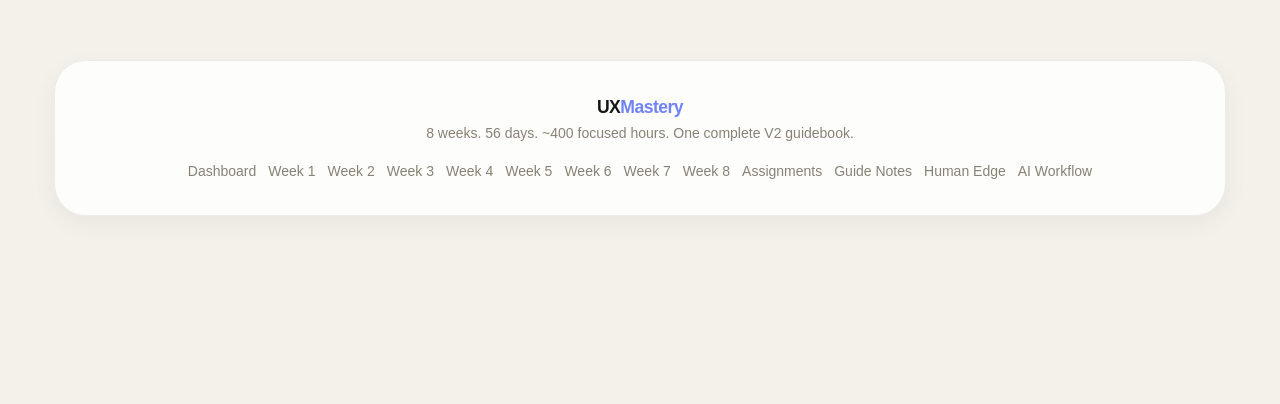
<file: human-specific-topics.html>
<!DOCTYPE html>
<html lang="en">
<head>
  <meta charset="UTF-8">
  <meta name="viewport" content="width=device-width, initial-scale=1.0">
  <title>Human Edge | UX Mastery V2</title>
  <link rel="preconnect" href="https://fonts.googleapis.com">
  <link rel="preconnect" href="https://fonts.gstatic.com" crossorigin>
  <link href="https://fonts.googleapis.com/css2?family=Playfair+Display:wght@700;800;900&family=Inter:wght@400;500;600;700&family=JetBrains+Mono:wght@400;600&display=swap" rel="stylesheet">
  <link rel="stylesheet" href="css/variables.css">
  <link rel="stylesheet" href="css/base.css">
  <link rel="stylesheet" href="css/components.css">
  <link rel="stylesheet" href="css/layout.css">
  <link rel="stylesheet" href="css/dashboard.css">
</head>
<body>
  <div id="app-root"></div>
  <script type="module" src="js/main.js"></script>
</body>
</html>
</file>
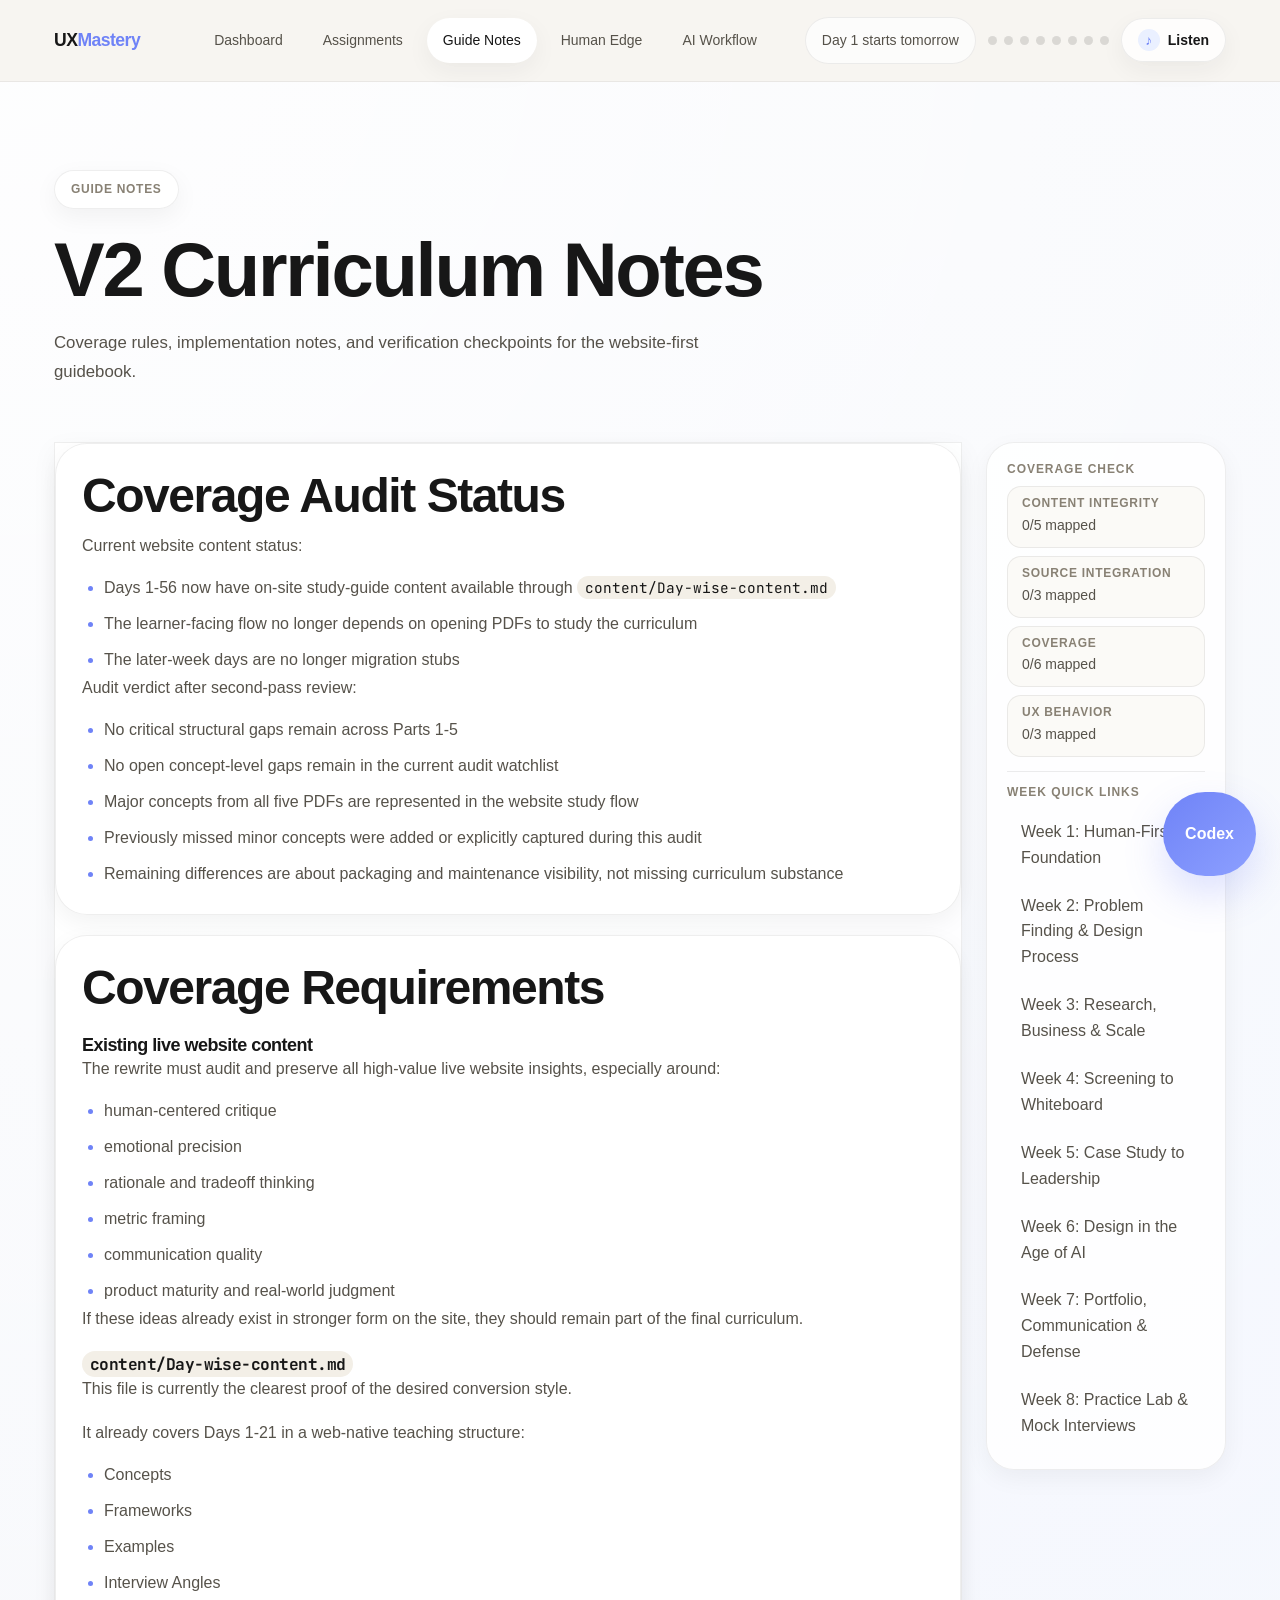
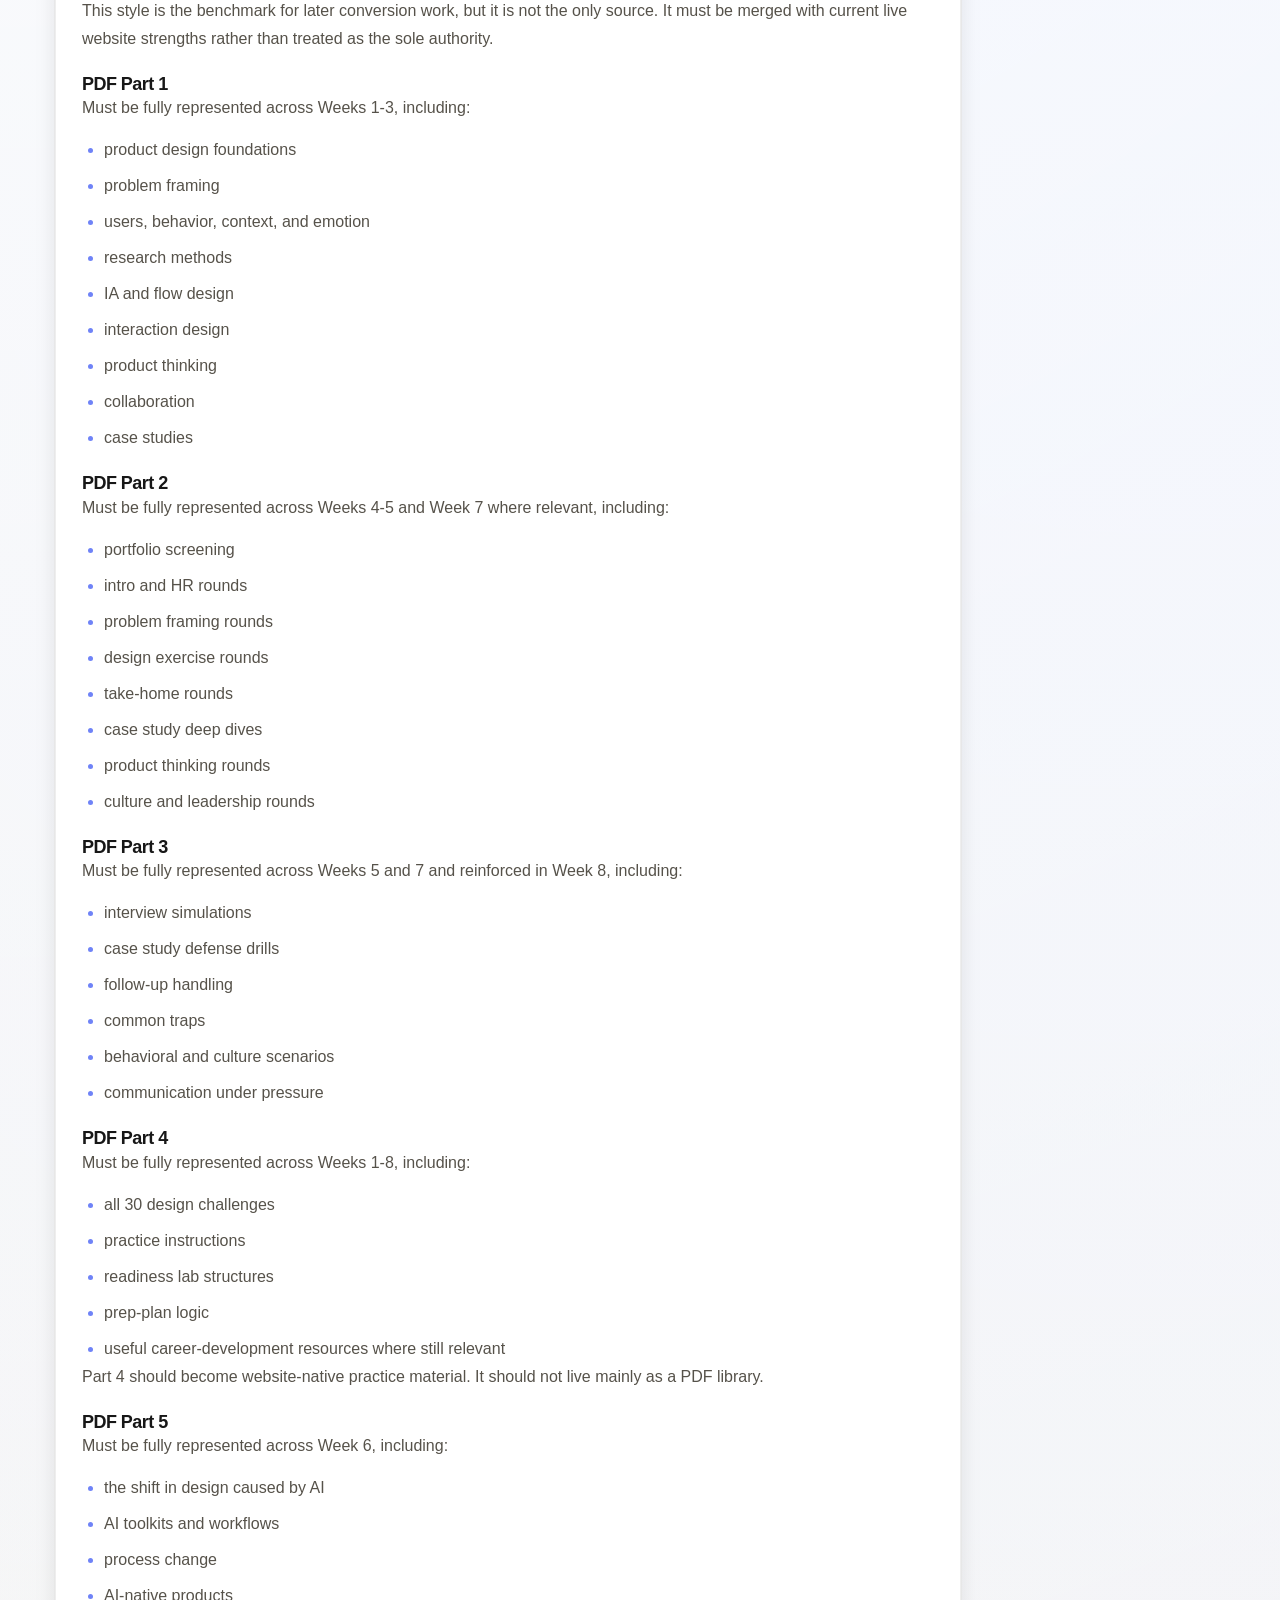
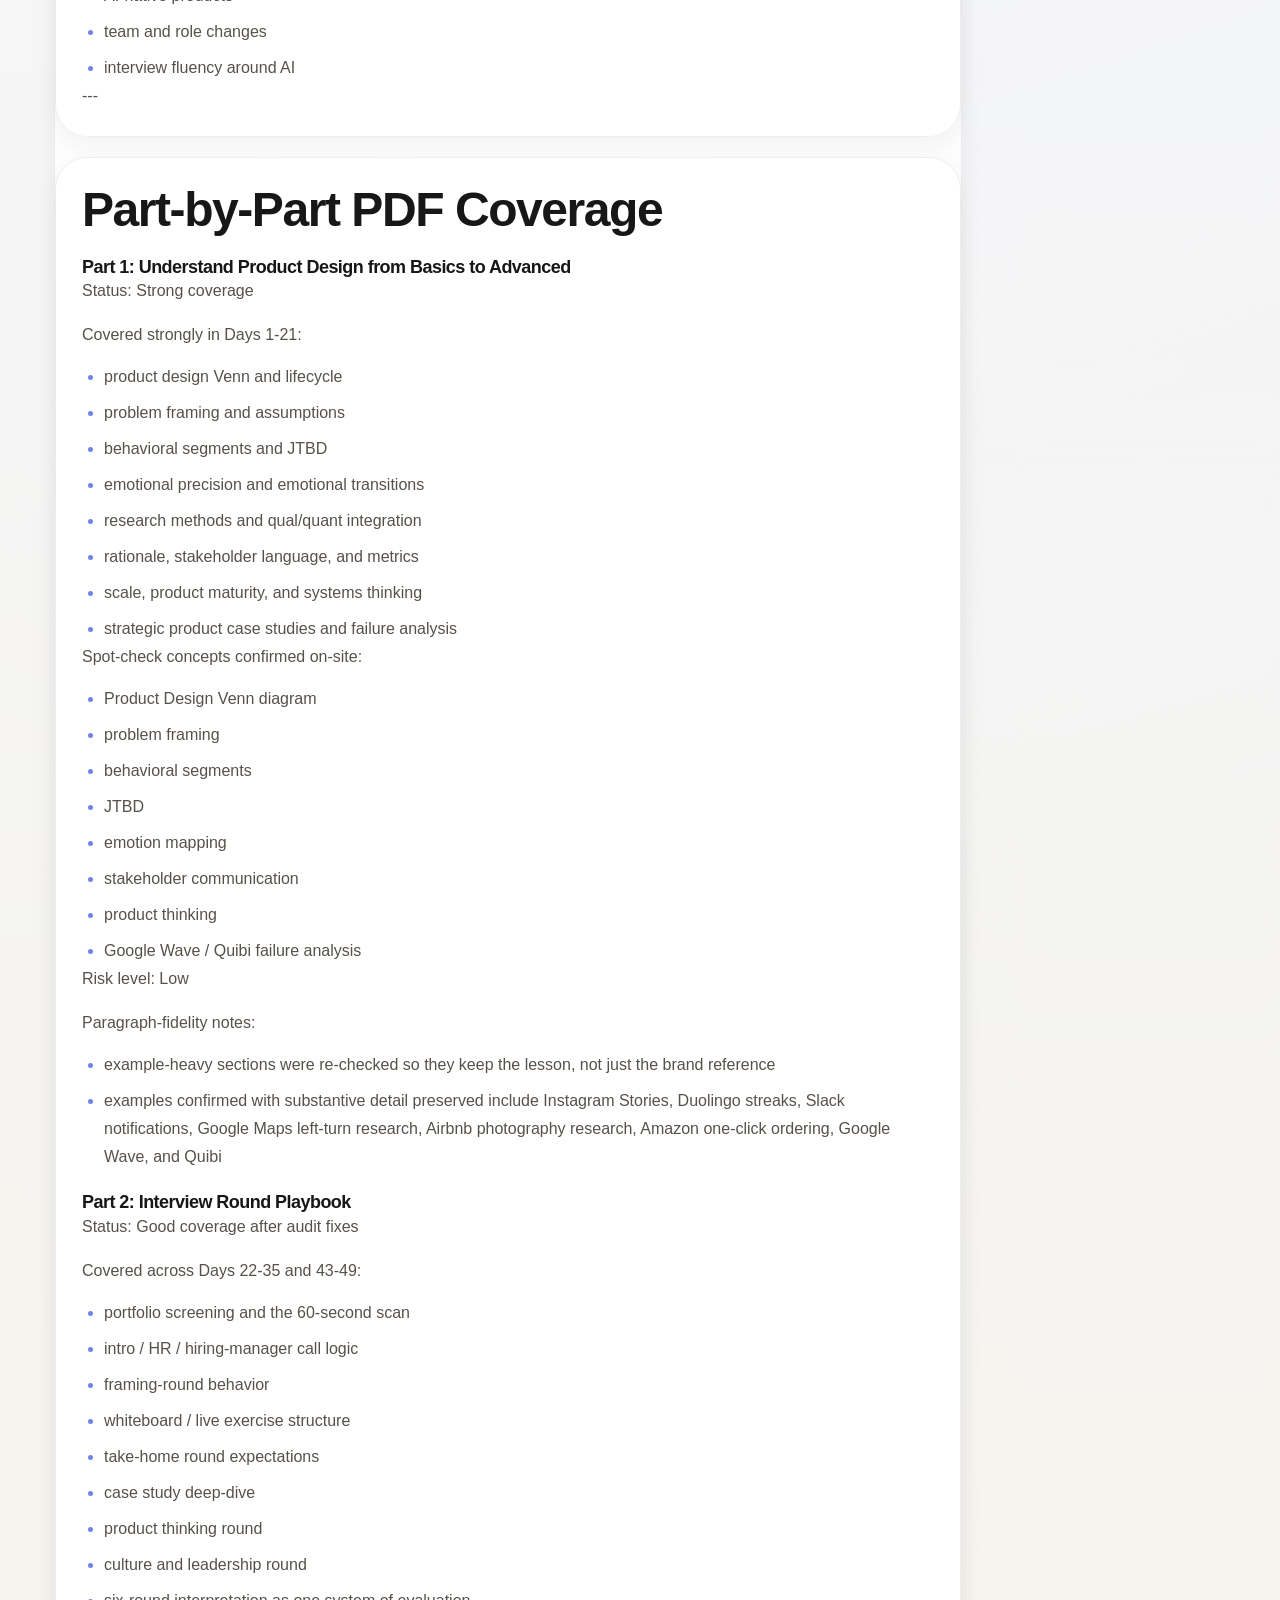
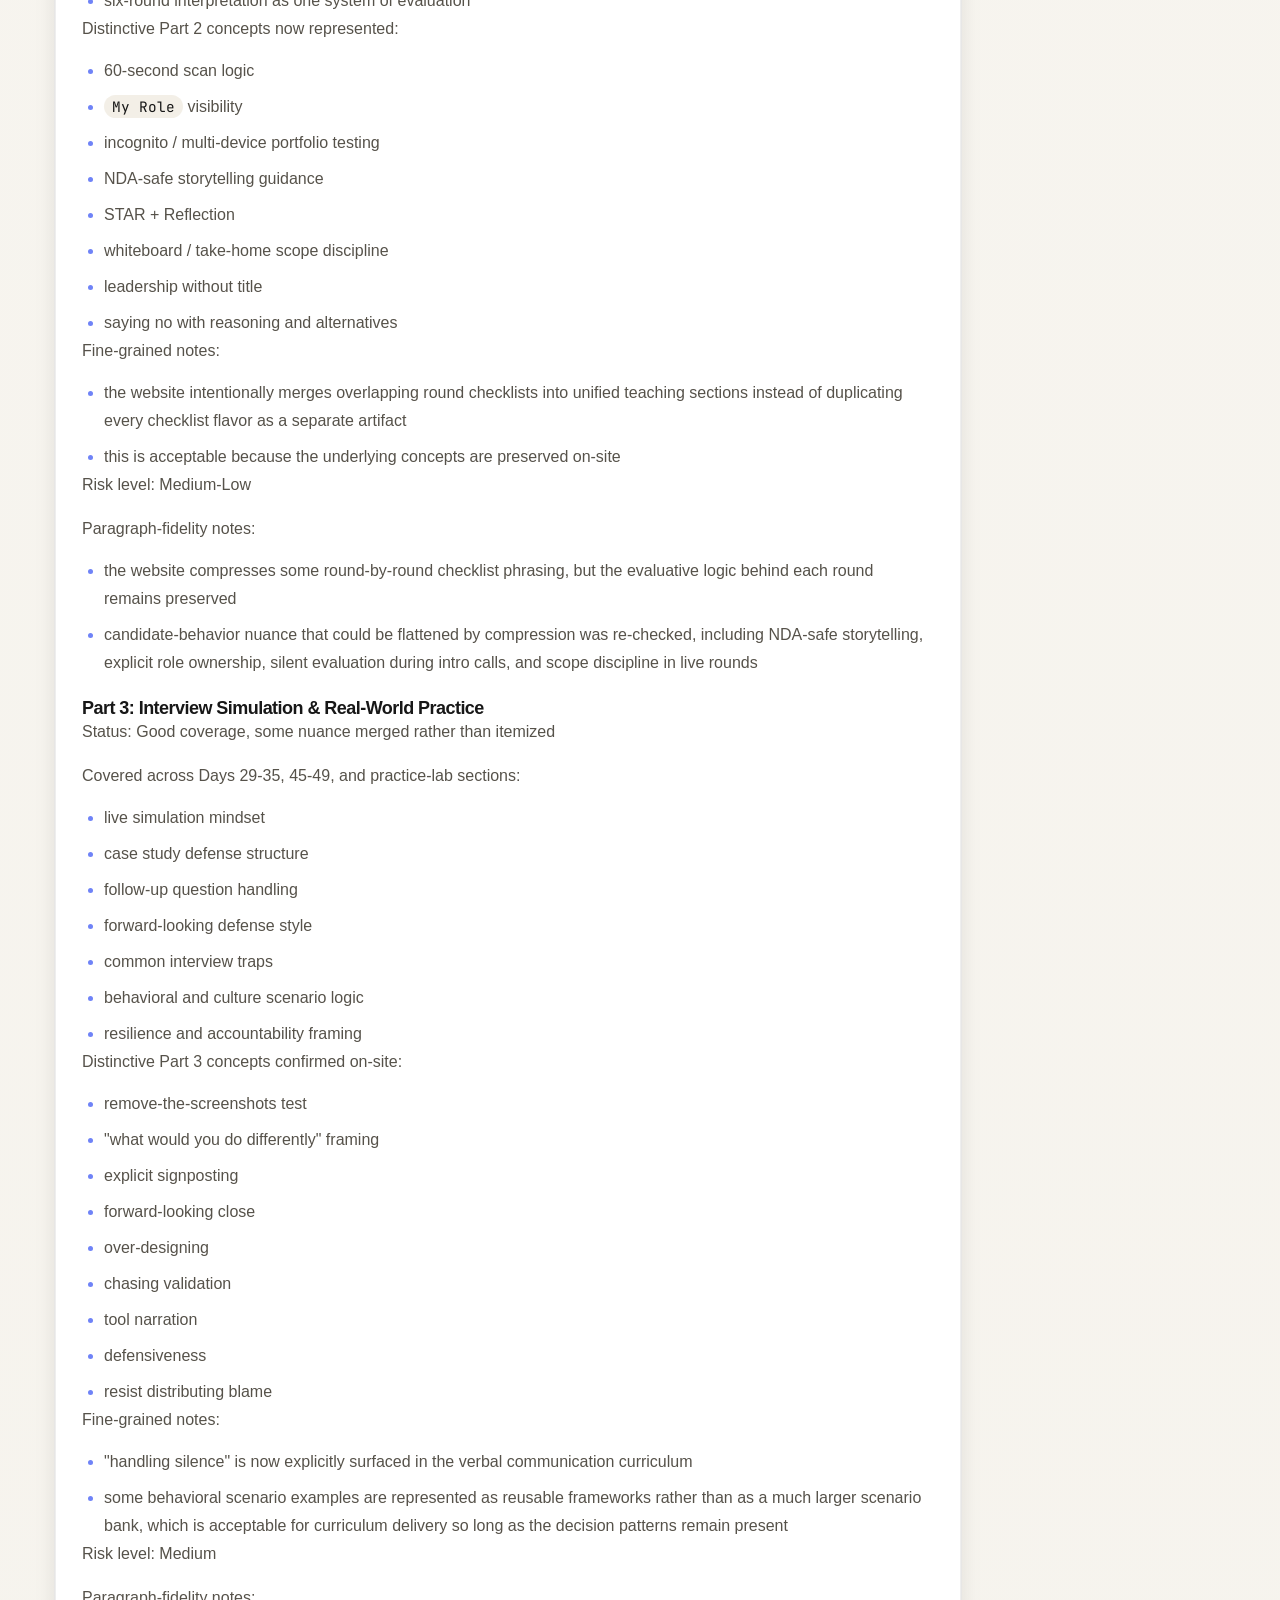
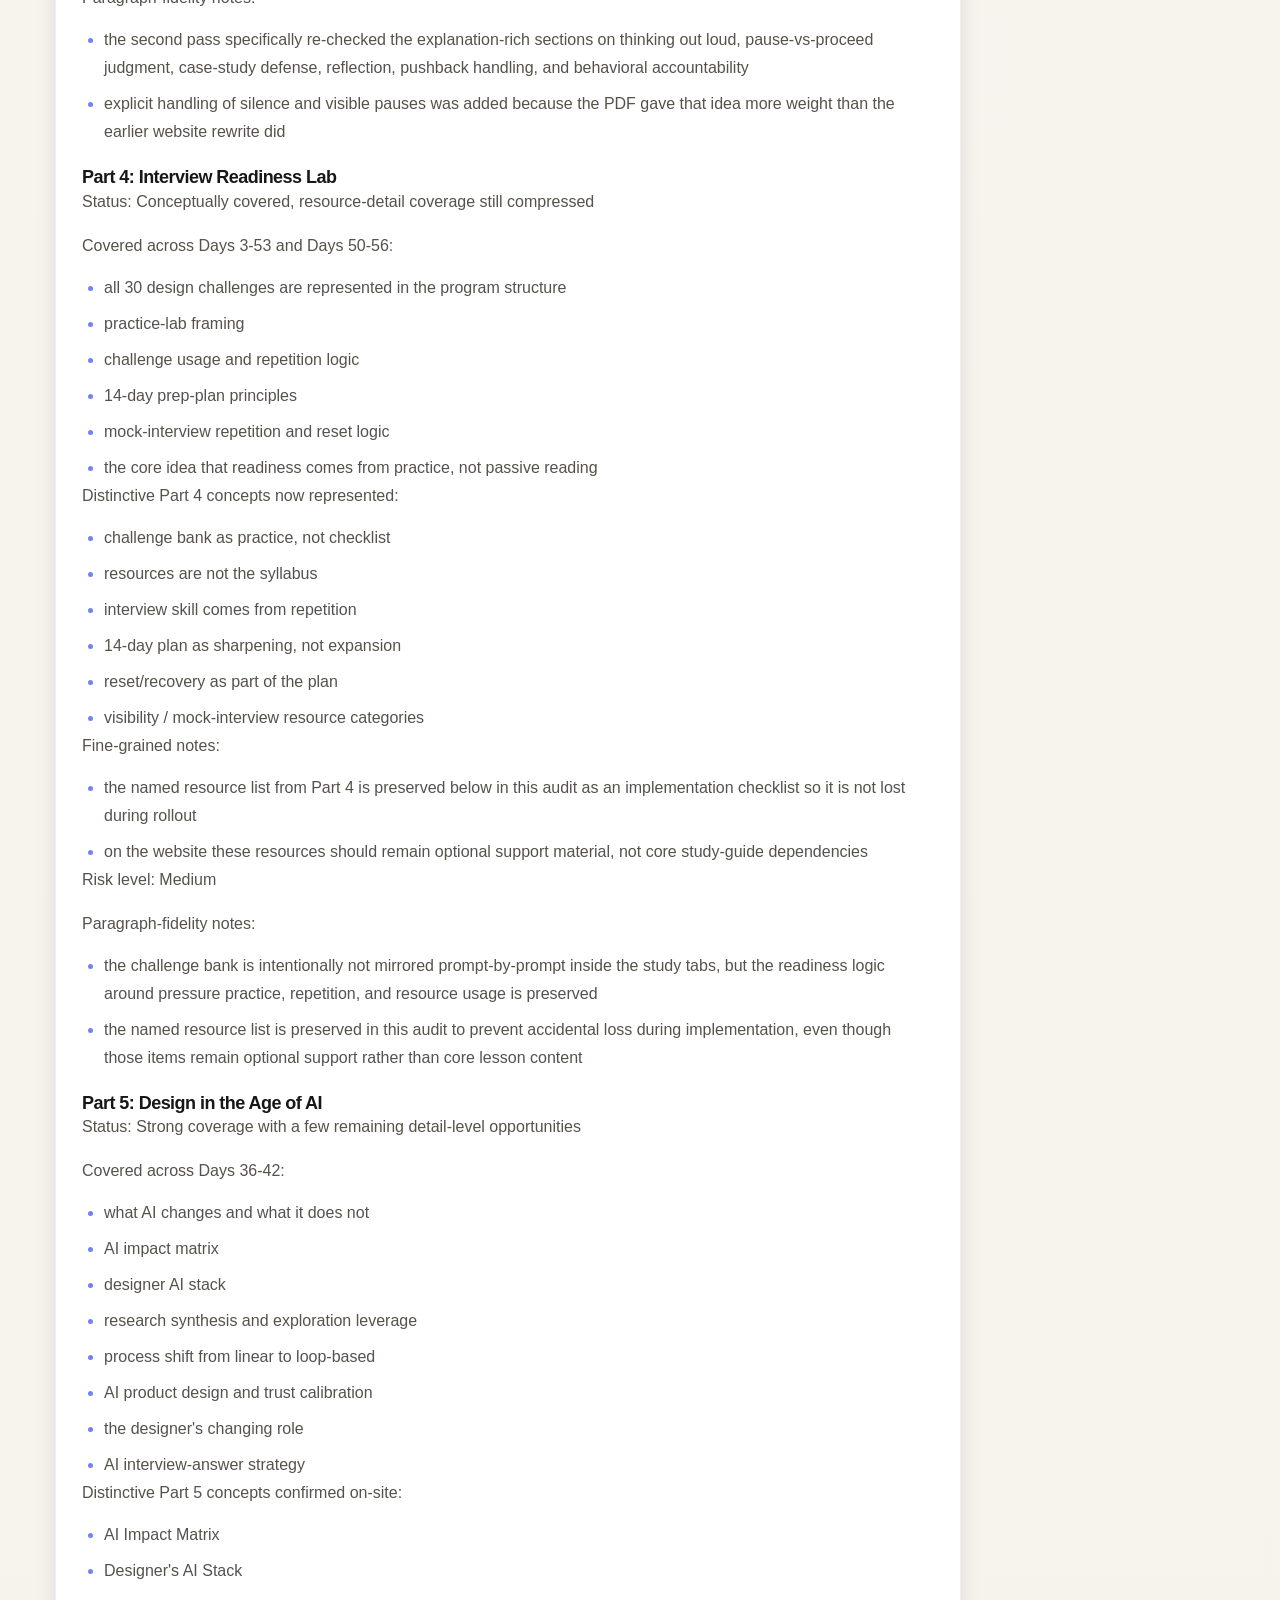
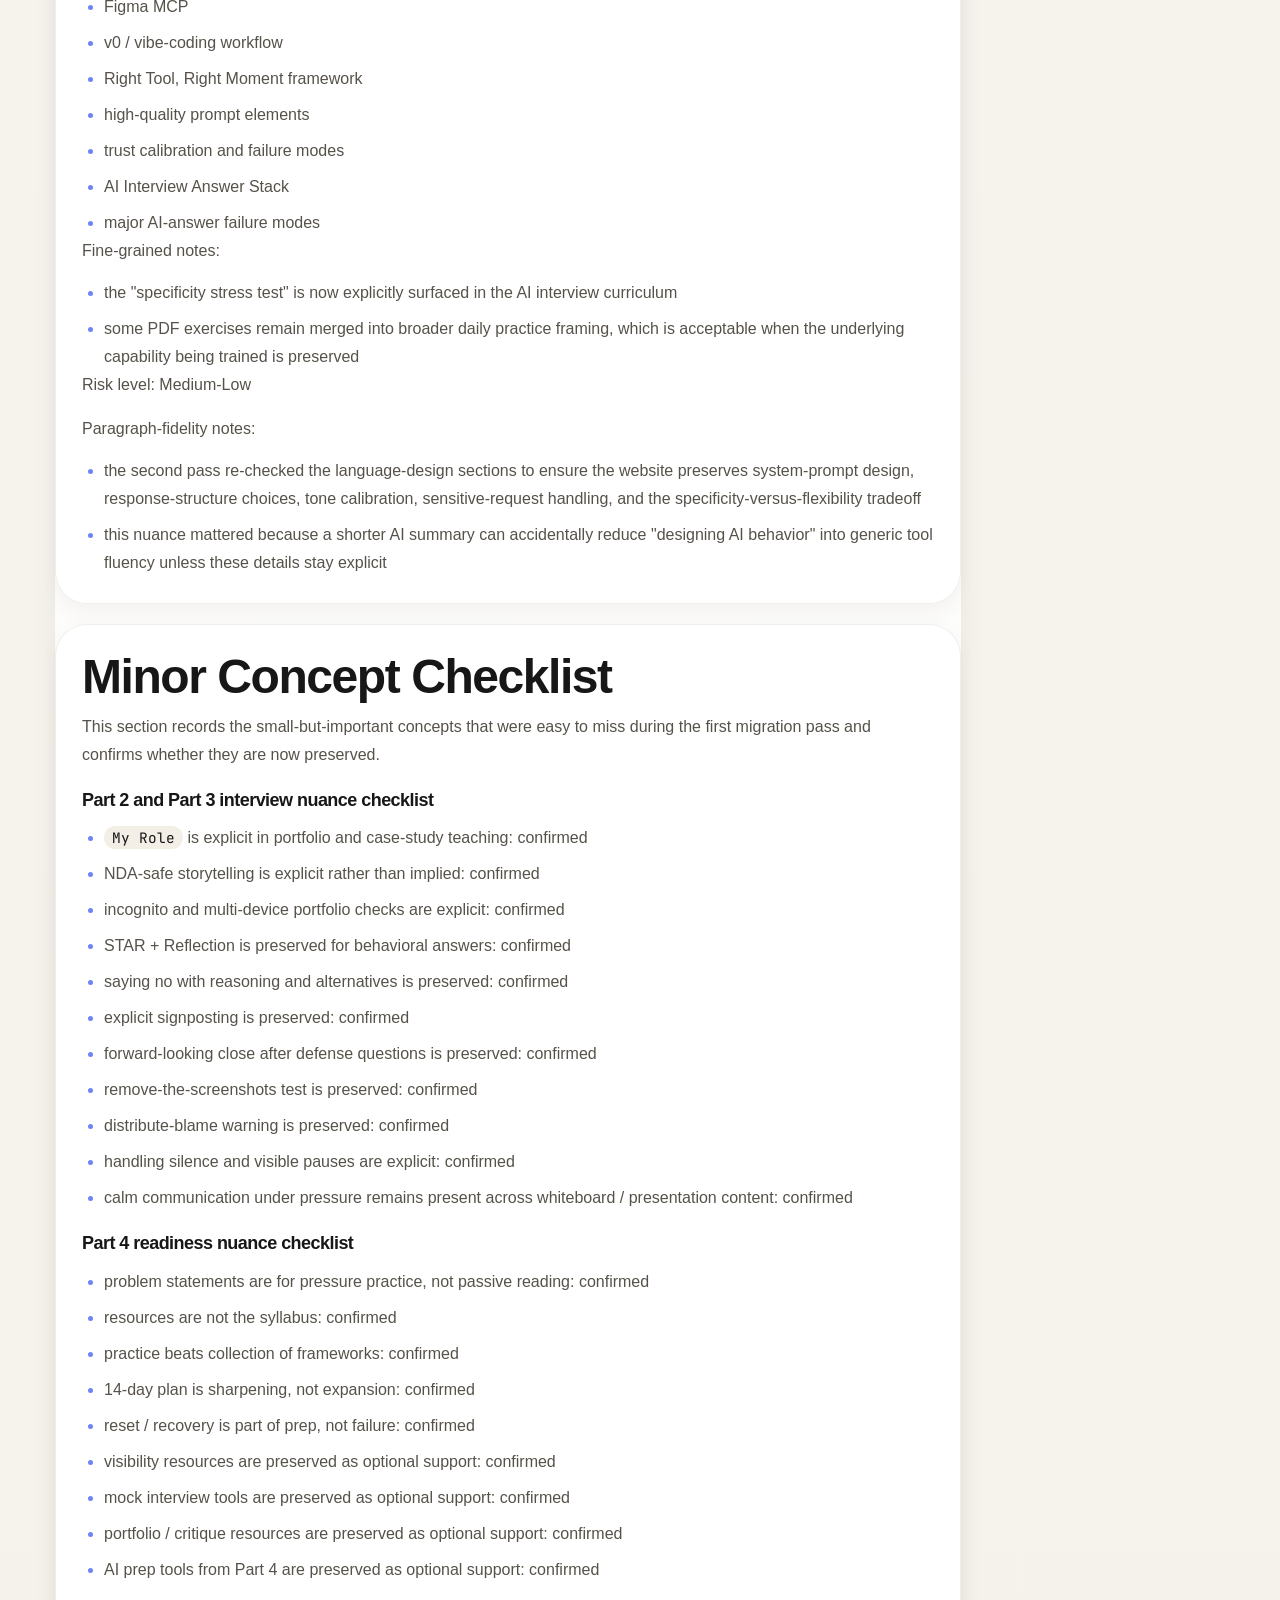
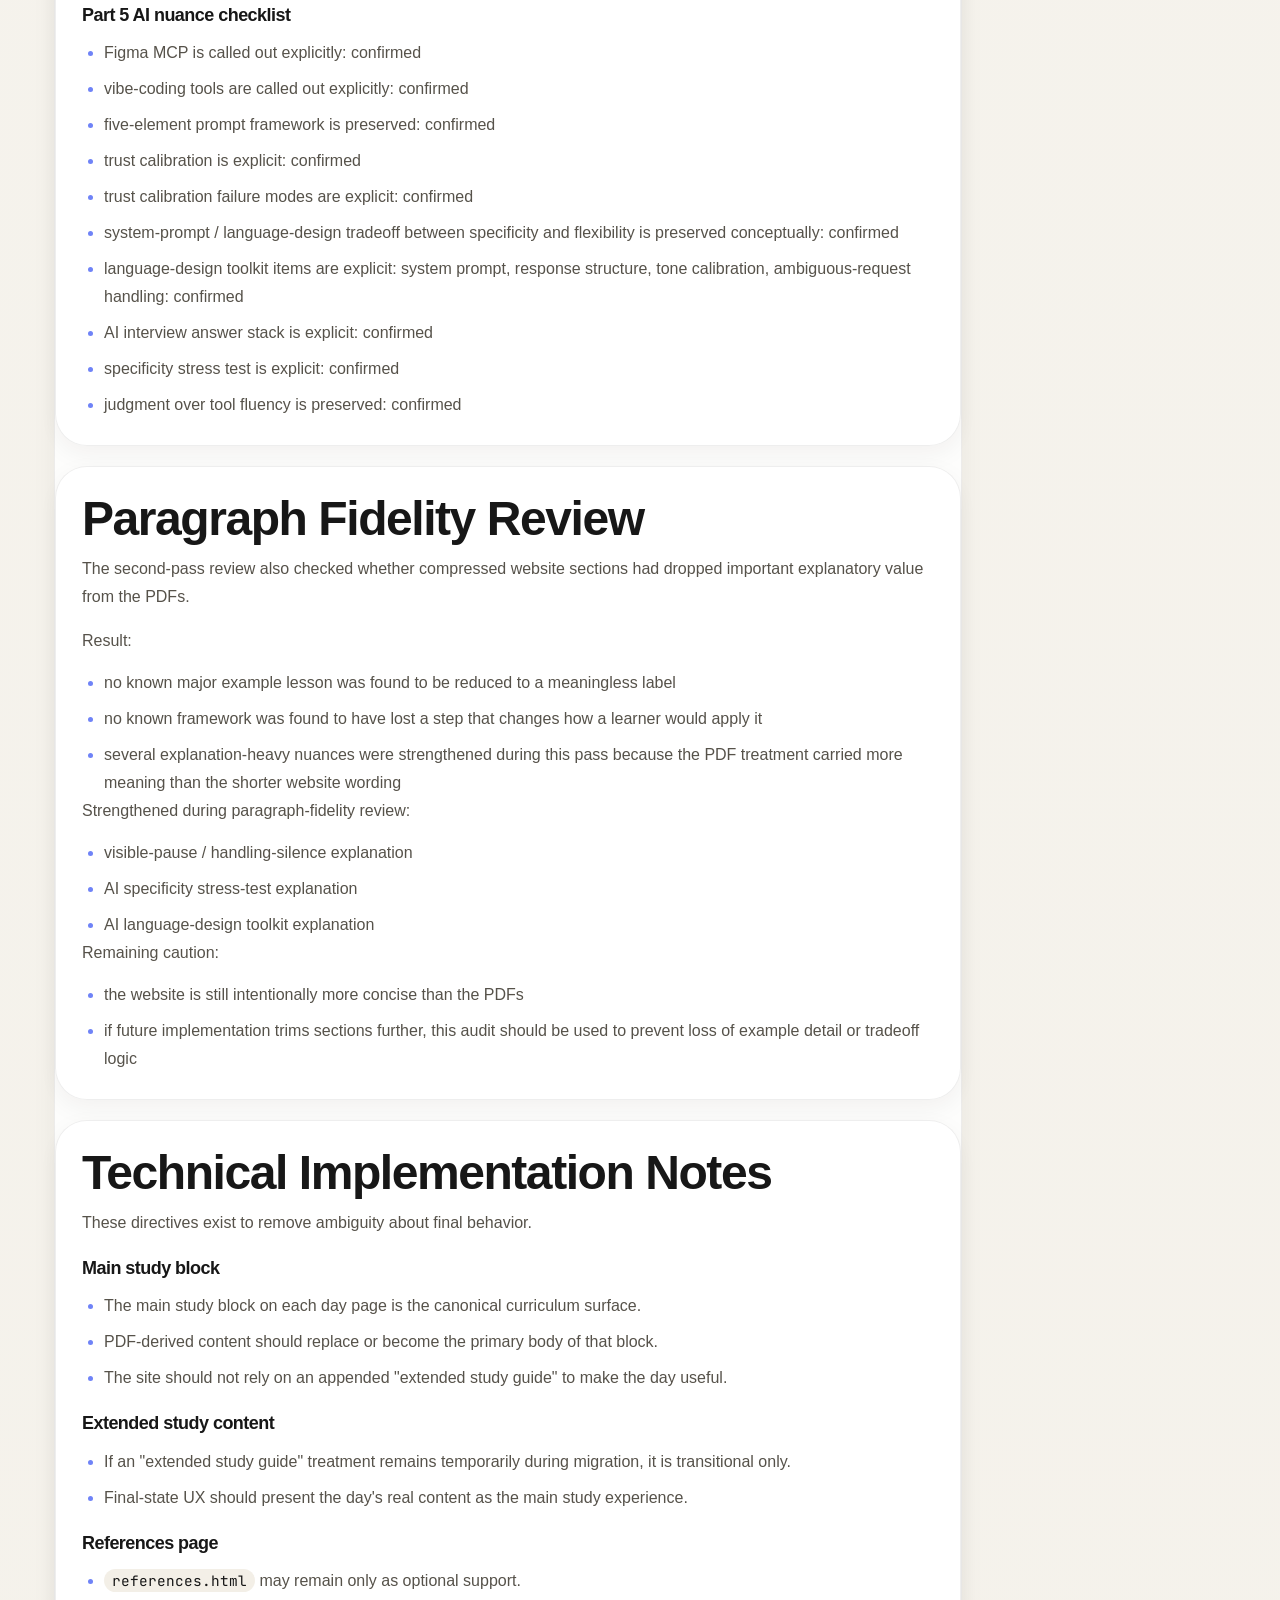
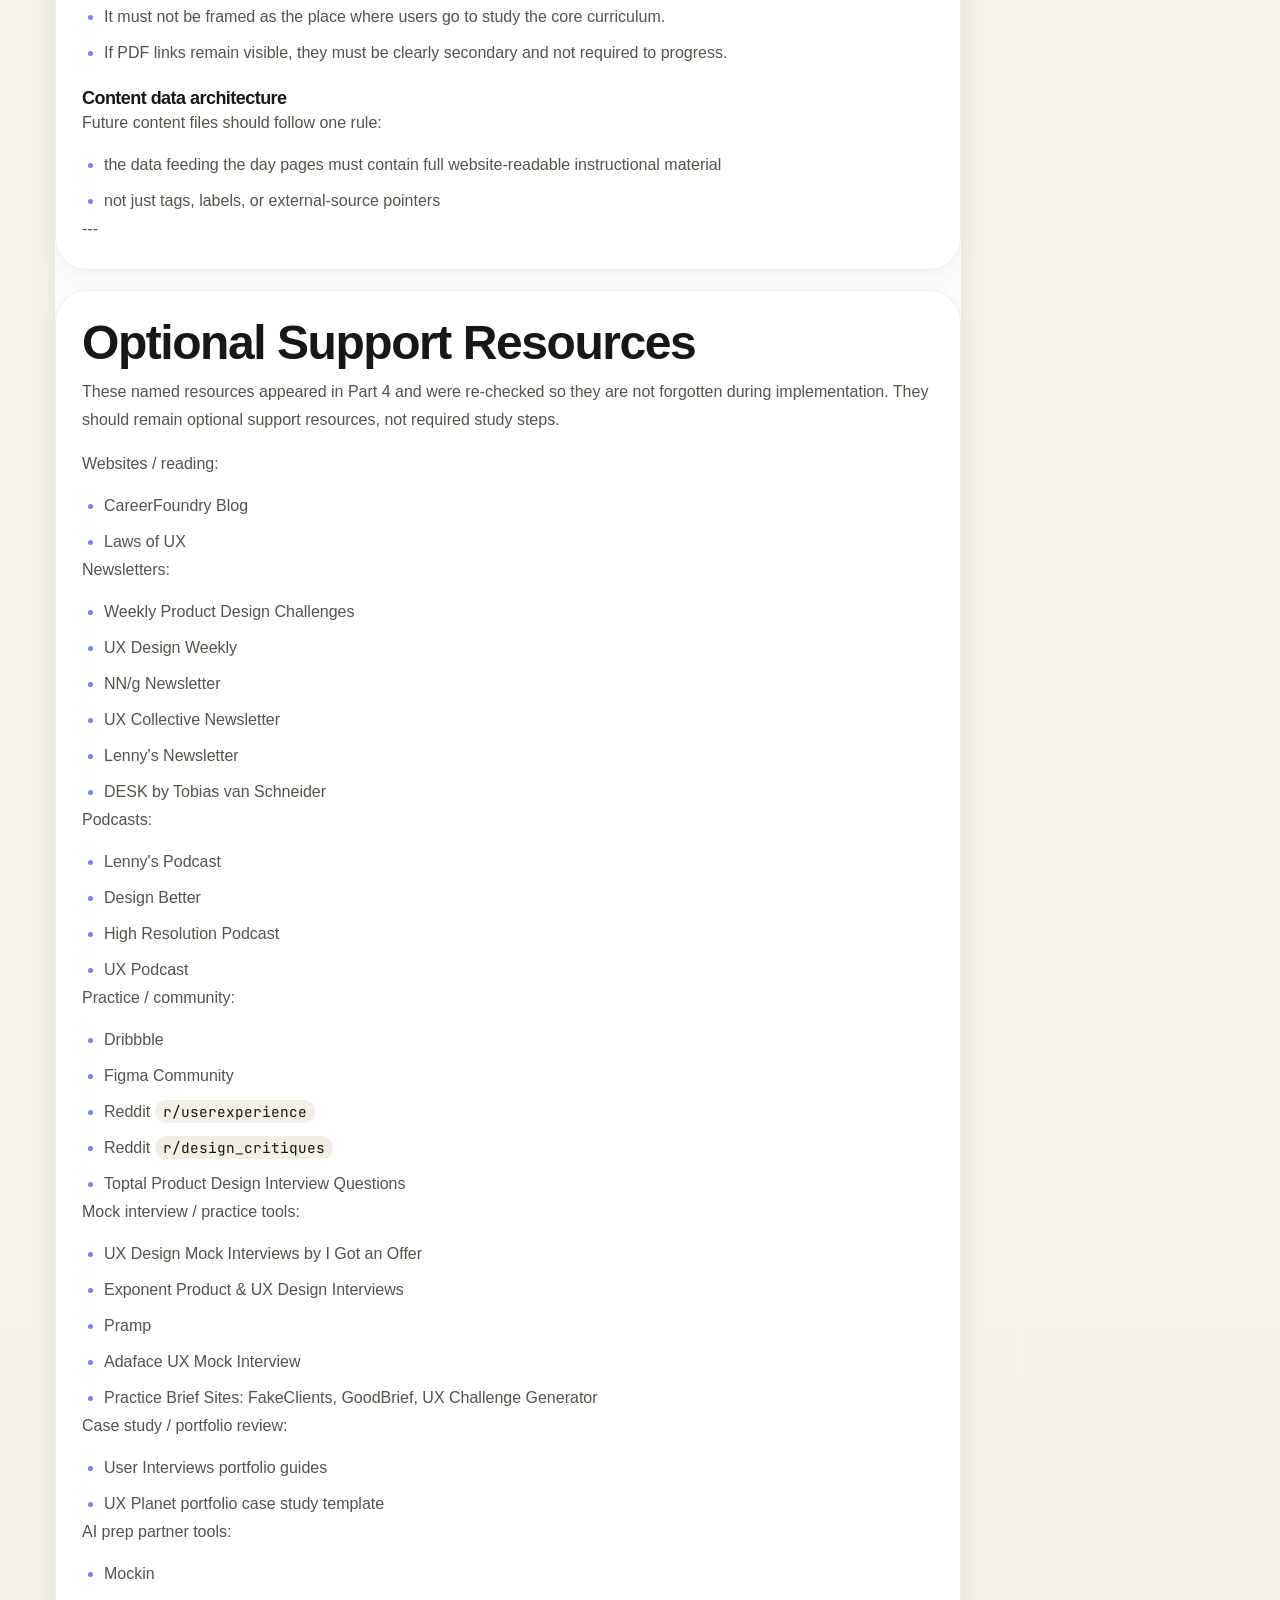
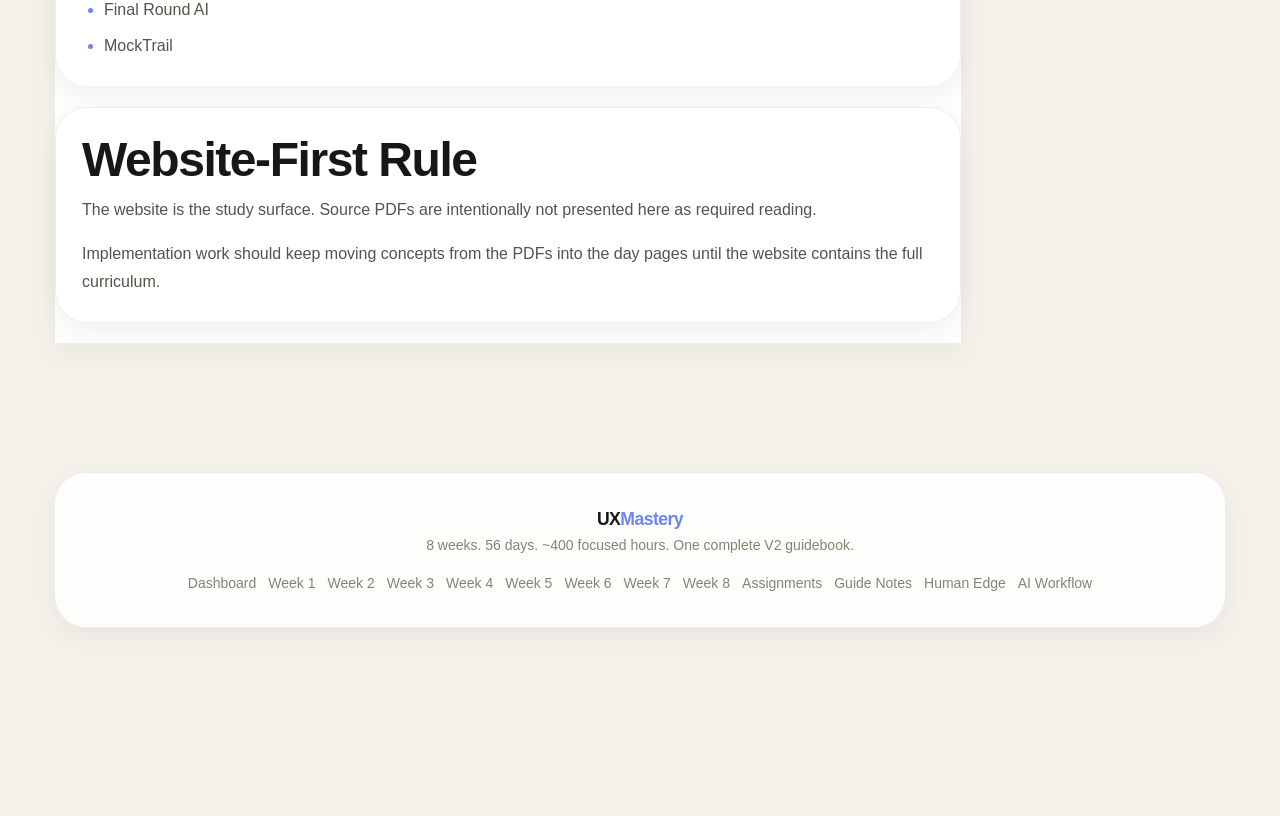
<file: references.html>
<!DOCTYPE html>
<html lang="en">
<head>
  <meta charset="UTF-8">
  <meta name="viewport" content="width=device-width, initial-scale=1.0">
  <title>References | UX Mastery V2</title>
  <link rel="preconnect" href="https://fonts.googleapis.com">
  <link rel="preconnect" href="https://fonts.gstatic.com" crossorigin>
  <link href="https://fonts.googleapis.com/css2?family=Playfair+Display:wght@700;800;900&family=Inter:wght@400;500;600;700&family=JetBrains+Mono:wght@400;600&display=swap" rel="stylesheet">
  <link rel="stylesheet" href="css/variables.css">
  <link rel="stylesheet" href="css/base.css">
  <link rel="stylesheet" href="css/components.css">
  <link rel="stylesheet" href="css/layout.css">
  <link rel="stylesheet" href="css/references.css">
</head>
<body>
  <div id="app-root"></div>
  <script type="module" src="js/main.js"></script>
</body>
</html>
</file>
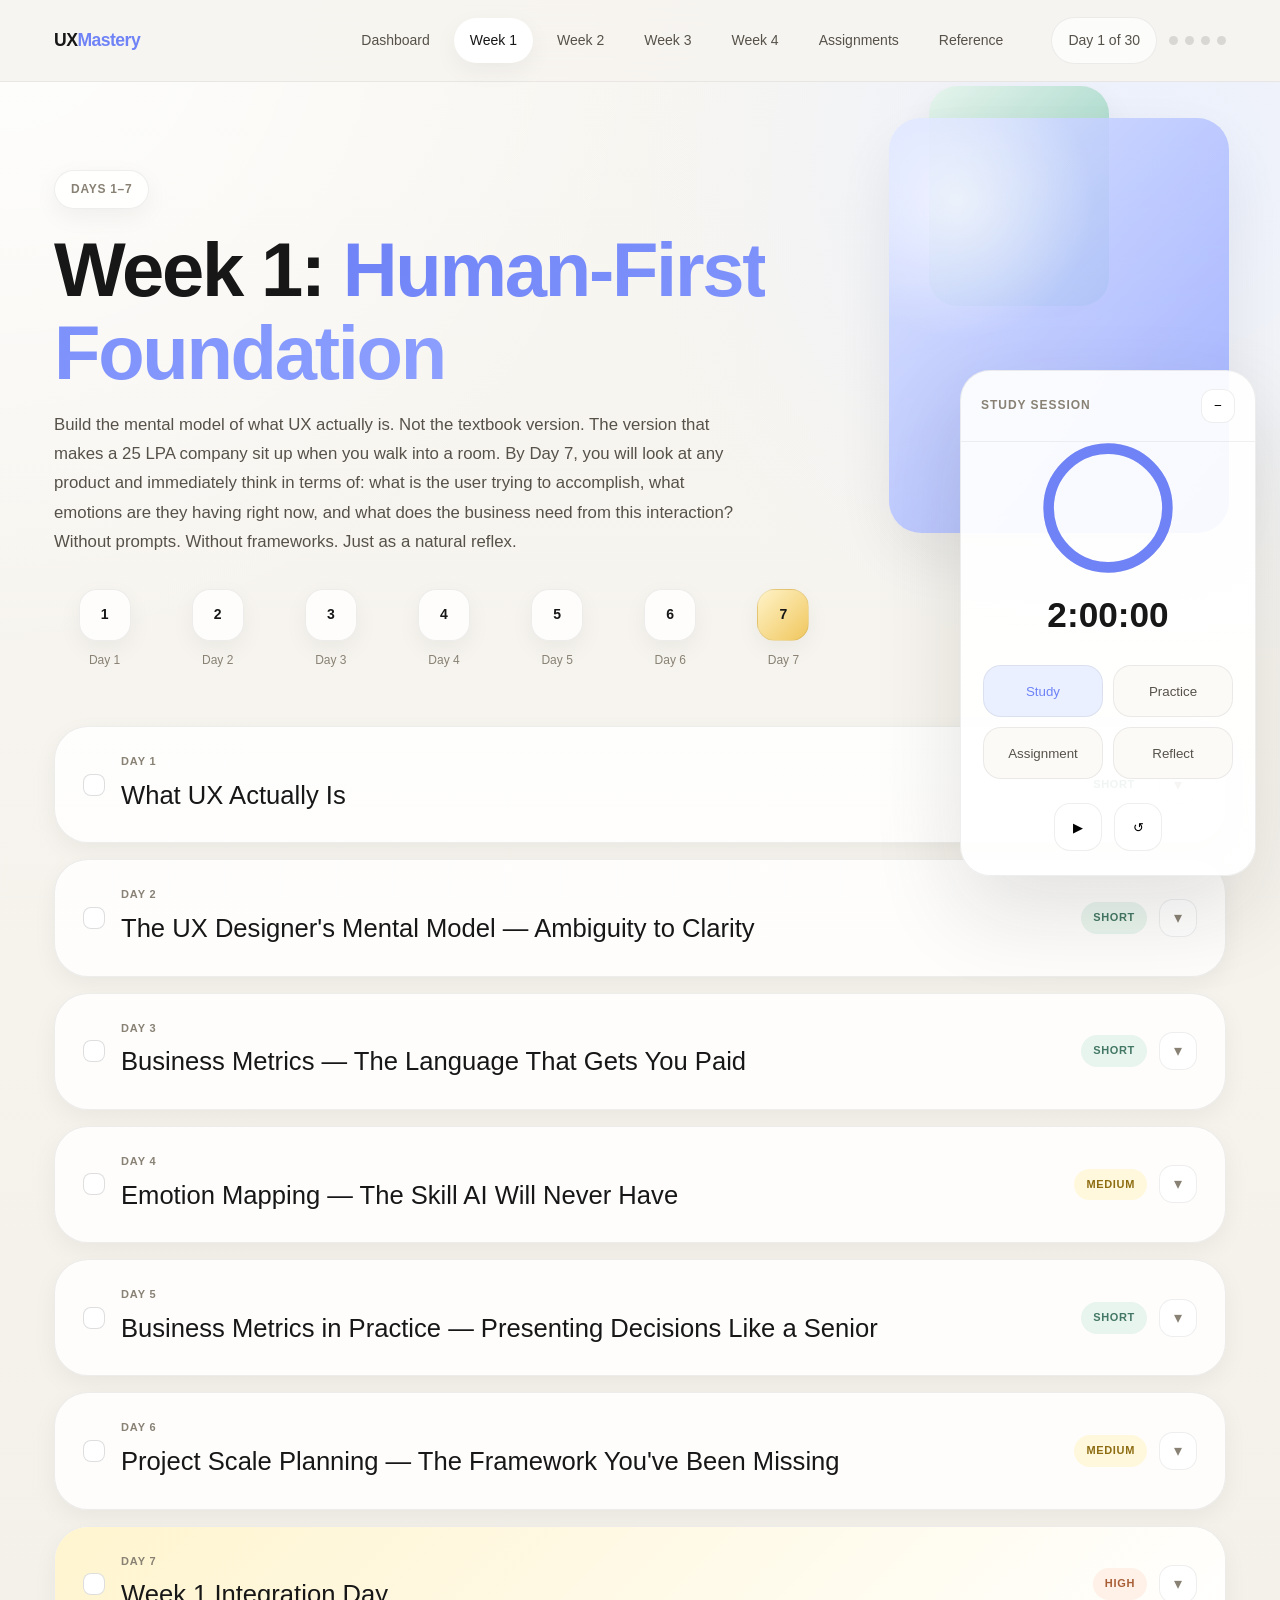
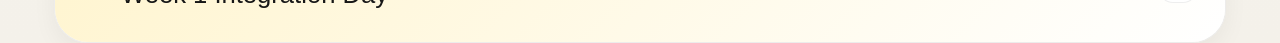
<file: week1.html>
<!DOCTYPE html>
<html lang="en">
<head>
  <meta charset="UTF-8">
  <meta name="viewport" content="width=device-width, initial-scale=1.0">
  <title>Week 1 — Human-First Foundation | UX Mastery</title>
  <link rel="preconnect" href="https://fonts.googleapis.com">
  <link rel="preconnect" href="https://fonts.gstatic.com" crossorigin>
  <link href="https://fonts.googleapis.com/css2?family=Playfair+Display:wght@700;800;900&family=Inter:wght@400;500;600;700&family=JetBrains+Mono:wght@400;600&display=swap" rel="stylesheet">
  <link rel="stylesheet" href="css/variables.css">
  <link rel="stylesheet" href="css/base.css">
  <link rel="stylesheet" href="css/components.css">
  <link rel="stylesheet" href="css/layout.css">
  <link rel="stylesheet" href="css/week.css">
</head>
<body>

<!-- HEADER -->
<header class="site-header" id="site-header">
  <div class="header-inner">
    <a href="index.html" class="site-logo">UX<span>Mastery</span></a>
    <nav class="site-nav">
      <a href="index.html"       class="nav-link">Dashboard</a>
      <a href="week1.html"       class="nav-link active">Week 1</a>
      <a href="week2.html"       class="nav-link">Week 2</a>
      <a href="week3.html"       class="nav-link">Week 3</a>
      <a href="week4.html"       class="nav-link">Week 4</a>
      <a href="assignments.html" class="nav-link">Assignments</a>
      <a href="references.html"  class="nav-link">Reference</a>
    </nav>
    <div class="header-right">
      <span class="progress-pill" id="progress-pill">Day 1 of 30</span>
      <div class="week-dots" aria-hidden="true">
        <span class="week-dot" id="week-dot-1"></span>
        <span class="week-dot" id="week-dot-2"></span>
        <span class="week-dot" id="week-dot-3"></span>
        <span class="week-dot" id="week-dot-4"></span>
      </div>
      <button class="hamburger" id="hamburger" aria-label="Open menu" aria-expanded="false">
        <span></span><span></span><span></span>
      </button>
    </div>
  </div>
</header>
<div class="drawer-overlay" id="drawer-overlay"></div>
<nav class="mobile-drawer" id="mobile-drawer">
  <a href="index.html" class="nav-link">Dashboard</a>
  <a href="week1.html" class="nav-link">Week 1: Human-First Foundation</a>
  <a href="week2.html" class="nav-link">Week 2: Problem Finding &amp; Audit</a>
  <a href="week3.html" class="nav-link">Week 3: Research, Business &amp; Scale</a>
  <a href="week4.html" class="nav-link">Week 4: Communication &amp; Portfolio</a>
  <a href="assignments.html" class="nav-link">Assignment Bank</a>
  <a href="references.html"  class="nav-link">Quick Reference</a>
</nav>

<main>

<!-- WEEK HERO -->
<section class="week-hero" style="--week-accent:var(--week1-color)">
  <div class="container">
    <div class="week-hero-eyebrow">Days 1–7</div>
    <h1 class="week-hero-title">Week 1: <span class="text-gradient-w1">Human-First Foundation</span></h1>
    <p class="week-hero-goal">Build the mental model of what UX actually is. Not the textbook version. The version that makes a 25 LPA company sit up when you walk into a room. By Day 7, you will look at any product and immediately think in terms of: what is the user trying to accomplish, what emotions are they having right now, and what does the business need from this interaction? Without prompts. Without frameworks. Just as a natural reflex.</p>

    <!-- Week progress dots -->
    <div class="week-progress-dots">
      <div class="week-dot-item" data-week-dot="1"><div class="wdot"><span>1</span></div><div class="wdot-label">Day 1</div></div>
      <div class="week-dot-item" data-week-dot="2"><div class="wdot"><span>2</span></div><div class="wdot-label">Day 2</div></div>
      <div class="week-dot-item" data-week-dot="3"><div class="wdot"><span>3</span></div><div class="wdot-label">Day 3</div></div>
      <div class="week-dot-item" data-week-dot="4"><div class="wdot"><span>4</span></div><div class="wdot-label">Day 4</div></div>
      <div class="week-dot-item" data-week-dot="5"><div class="wdot"><span>5</span></div><div class="wdot-label">Day 5</div></div>
      <div class="week-dot-item" data-week-dot="6"><div class="wdot"><span>6</span></div><div class="wdot-label">Day 6</div></div>
      <div class="week-dot-item" data-week-dot="7"><div class="wdot wdot--integration"><span>7</span></div><div class="wdot-label">Day 7</div></div>
    </div>
  </div>
</section>

<!-- DAYS ACCORDION -->
<section class="week-layout container">

  <!-- ══════ DAY 1 ══════ -->
  <div class="accordion-item" data-day="1" id="day-1">
    <div class="accordion-header" tabindex="0" role="button" aria-expanded="false">
      <div class="accordion-header-left">
        <label class="checkbox-wrapper" onclick="event.stopPropagation()">
          <input type="checkbox" class="day-complete-checkbox" data-day-check="1">
          <span class="checkbox-custom"></span>
        </label>
        <div class="accordion-title-group">
          <span class="accordion-day-num">Day 1</span>
          <span class="accordion-title">What UX Actually Is</span>
        </div>
      </div>
      <div class="accordion-header-right">
        <span class="badge badge-short">SHORT</span>
        <span class="accordion-icon" aria-expanded="false">▾</span>
      </div>
    </div>
    <div class="accordion-body">

      <!-- Big Idea -->
      <div class="block-big-idea">
        <div class="block-header"><span class="block-icon">💡</span><span class="block-label">The Big Idea</span></div>
        <p>UX is not about screens. It is about the emotions a person has while moving through a journey toward a goal. Your job is to design those emotions — not just the buttons that enable them.</p>
      </div>

      <!-- Study Session -->
      <div class="block-study">
        <div class="block-header">
          <span class="block-icon">📖</span>
          <span class="block-label">Study Session</span>
          <span class="badge badge-duration">2 hours</span>
          <label class="checkbox-wrapper" onclick="event.stopPropagation()" style="margin-left:auto">
            <input type="checkbox" data-block-check="study" data-day="1">
            <span class="checkbox-custom"></span>
          </label>
        </div>

        <div class="study-content-wrapper">
          <h3>What Experience Actually Is — The Manu Framework</h3>

          <h4>The Big Shift First</h4>
          <p>Most designers think their job is to design screens. It is not. Your job is to design the emotions a person has while moving through a journey toward a goal. Screens are just the medium. Experience is the product.</p>
          <p>Here is the distinction that separates amateur UX thinking from professional UX thinking: utilitarian design gives people what they need to complete a task. Experience design gives people an emotional journey while completing that task. A product can be functionally correct and still feel awful to use. Your job is the "feeling awful" part — specifically, making it not feel that way.</p>

          <hr>

          <h3>The Story Framework — How to See Any Product as an Experience</h3>
          <p>There is a powerful way to analyze any product experience. It comes from a simple storytelling exercise. Take a user, give them a goal, and trace their entire journey. But here is the critical part most designers miss: you have to include the emotions, not just the actions.</p>

          <h4>1. The Goal</h4>
          <p>What does the user actually want to achieve? Not what the product offers, but what the human wants. A user opening Swiggy does not want "to place a food order." They want "to solve the problem of being hungry without leaving their house." The goal is human. The product is a means.</p>

          <h4>2. The Starting Point</h4>
          <p>Where does the journey actually begin? This is almost never where you think it is. The journey does not begin when the app opens. It begins when the user decides they need the product. The moment of intent is the real starting point.</p>

          <h4>3. The Ending Point</h4>
          <p>Where does the journey end? When the task is complete. Not when the user leaves the app, but when the user's original goal is met.</p>

          <h4>4. The Flow</h4>
          <p>All the connected steps between start and end. Every action the user takes. Every screen they see. Every decision point.</p>

          <h4>5. The Interactions</h4>
          <p>Every product element the user touches, reads, or responds to. Search bars, buttons, confirmation messages, loading states. Each one is a moment of communication between the product and the human.</p>

          <h4>6. The Decisions</h4>
          <p>At each step of the flow, the user is making micro-decisions. Which restaurant? Which payment method? Should I proceed or go back? Each decision is a cognitive load the product is placing on the user. Good design reduces that load. Bad design multiplies it.</p>

          <h4>7. The Emotions</h4>
          <p>This is the part nobody else is tracking. At each decision point, at each interaction, the user is feeling something. They might feel excited when they open the app, frustrated when they can't find the right filter, relieved when the payment goes through, and satisfied when the delivery notification appears. These emotions are not decorations to the experience. <strong>They ARE the experience.</strong></p>

          <hr>

          <h3>The Three Building Blocks of Every Interaction</h3>
          <p>Every single element on every single screen operates through three mechanisms. These three words are not jargon. They are a diagnostic tool you will use for the rest of your career.</p>

          <h4>Affordance</h4>
          <p>The ability of an element to be interacted with. A button has affordance because it can be clicked. A search bar has affordance because it can receive text input. Affordance is about capability.</p>

          <h4>Signifier</h4>
          <p>The visual cues that communicate the affordance to the user. A button looks elevated or colored differently so the user understands it can be clicked. Signifiers are about communication.</p>

          <h4>Feedback</h4>
          <p>The product's response to the user's action that confirms it worked. When you tap a button, the screen changes. When you type in a search bar, results appear. Feedback closes the loop of communication.</p>

          <blockquote>When any of these three breaks down, the experience breaks down. Every screen element you place in Figma needs to be evaluated on all three: Can the user interact with it? Do they know they can interact with it? Will they know when their interaction worked?</blockquote>

          <hr>

          <h3>The Utilitarian Trap</h3>
          <p>Most junior designers fall into what can be called the utilitarian trap. They design for task completion without designing for the emotional journey. They think: "The user can complete this flow, therefore my design works."</p>
          <p>But here is the truth: a product that lets people complete tasks but makes them feel nothing — or worse, makes them feel anxious, confused, or frustrated along the way — is not good product design. It is plumbing.</p>
          <p>Think about Figma. Why do you like using it? It is not just because it lets you create designs. It is because the process of creating in Figma <em>feels</em> smooth, responsive, and satisfying. Your job is to design the second thing, not just the first.</p>

          <hr>

          <h3>The Two Types of Product Improvement</h3>
          <p>When you look at any product experience, you are looking for two types of improvement opportunities — not one.</p>
          <p><strong>Gaps</strong> — Places where a negative emotion is happening that should not be. These are the friction points, the confusing moments, the places where users feel lost, anxious, or frustrated. Gaps demand to be closed.</p>
          <p><strong>Opportunities</strong> — Places where a positive emotion is already happening that you can amplify. These are the moments of delight, the satisfying confirmations, the places where users feel clever, accomplished, or excited. Opportunities invite to be expanded.</p>
          <p>Most junior designers only look for gaps. The best product experiences do not just remove negative emotions — they actively create positive ones. <strong>Every negative emotion is a gap. Every positive is an opportunity.</strong></p>
        </div>

        <button class="start-timer-btn" data-start-block="study">⏱ Start Study Timer (2h)</button>
      </div>

      <!-- Practice -->
      <div class="block-practice">
        <div class="block-header">
          <span class="block-icon">🛠️</span>
          <span class="block-label">Practice Session</span>
          <span class="badge badge-duration">3 hours</span>
          <label class="checkbox-wrapper" onclick="event.stopPropagation()" style="margin-left:auto">
            <input type="checkbox" data-block-check="practice" data-day="1">
            <span class="checkbox-custom"></span>
          </label>
        </div>
        <div class="practice-content">
          <p>Open Swiggy on your phone. Order something (or simulate). Write the full journey as a story — exactly like the Manu concert story. Include:</p>
          <ul>
            <li>The user's goal (what they want to achieve)</li>
            <li>The starting point (where does the journey begin)</li>
            <li>The ending point (where does it end)</li>
            <li>Every decision the user makes along the way</li>
            <li>Every emotion at each stage — both positive and negative</li>
            <li>Every product element they interact with (search bar, restaurant card, checkout button, delivery tracking)</li>
          </ul>
          <p><strong>Do NOT write this as a list of screens.</strong> Write it as a story. First person if it helps. "I open Swiggy and immediately see the search bar at the top. I feel slightly overwhelmed by the restaurant cards below it — there are 40 options and I don't know where to look first..." That kind of writing.</p>
        </div>
        <button class="start-timer-btn" data-start-block="practice">⏱ Start Practice Timer (3h)</button>
      </div>

      <!-- Assignment -->
      <div class="block-assignment">
        <div class="block-header">
          <span class="block-icon">📝</span>
          <span class="block-label">Daily Assignment</span>
          <span class="badge badge-short">SHORT</span>
          <span class="badge badge-duration">1–3 hours</span>
          <label class="checkbox-wrapper" onclick="event.stopPropagation()" style="margin-left:auto">
            <input type="checkbox" data-block-check="assignment" data-day="1" data-assignment-id="short-1">
            <span class="checkbox-custom"></span>
          </label>
        </div>
        <div class="assignment-content">
          <p>Take the Razorpay payment checkout flow (or any payment flow you've used). Write a <strong>400-word story</strong> of the user's journey through it.</p>
          <ol>
            <li>Include at minimum <strong>6 distinct emotions</strong> across the flow</li>
            <li>Label each emotion as a Gap (negative) or Opportunity (positive)</li>
            <li>At the end, write one sentence: <em>"The moment where this experience most needs improvement is ___ because the user feels ___."</em></li>
          </ol>
        </div>
        <button class="start-timer-btn" data-start-block="assignment">⏱ Start Assignment Timer (3h)</button>
      </div>

      <!-- Reflection -->
      <div class="block-reflection">
        <div class="block-header">
          <span class="block-icon">💭</span>
          <span class="block-label">Reflection</span>
          <span class="badge badge-duration">30 minutes</span>
          <label class="checkbox-wrapper" onclick="event.stopPropagation()" style="margin-left:auto">
            <input type="checkbox" data-block-check="reflection" data-day="1">
            <span class="checkbox-custom"></span>
          </label>
        </div>
        <p class="reflection-prompt">What surprised you about thinking in emotions instead of screens? Where did you struggle to identify emotions? That struggle is data about where your empathy muscle is weak.</p>
        <textarea class="reflection-textarea" data-reflection-day="1" placeholder="Write your reflection here... Auto-saved as you type."></textarea>
        <div class="reflection-saved">Auto-saved ✓</div>
        <button class="start-timer-btn" data-start-block="reflection">⏱ Start Reflection Timer (30m)</button>
      </div>

      <!-- Direction panels -->
      <div class="direction-panels">
        <div class="direction-panel direction-panel--right">
          <div class="direction-panel-header" tabindex="0" role="button">
            <span>✅ Right Direction</span><span class="direction-arrow">▾</span>
          </div>
          <div class="direction-panel-body">
            <p>You are building a reflex to always start with the human before the screen.</p>
          </div>
        </div>
        <div class="direction-panel direction-panel--wrong">
          <div class="direction-panel-header" tabindex="0" role="button">
            <span>❌ Wrong Direction</span><span class="direction-arrow">▾</span>
          </div>
          <div class="direction-panel-body">
            <p>Writing the journey as a numbered list of actions with no emotional layer. That is utilitarian documentation, not UX thinking. A UX designer who cannot name emotions is a glorified screen-layout person.</p>
          </div>
        </div>
      </div>

    </div><!-- /accordion-body -->
  </div><!-- /day-1 -->


  <!-- ══════ DAY 2 ══════ -->
  <div class="accordion-item" data-day="2" id="day-2">
    <div class="accordion-header" tabindex="0" role="button" aria-expanded="false">
      <div class="accordion-header-left">
        <label class="checkbox-wrapper" onclick="event.stopPropagation()">
          <input type="checkbox" class="day-complete-checkbox" data-day-check="2">
          <span class="checkbox-custom"></span>
        </label>
        <div class="accordion-title-group">
          <span class="accordion-day-num">Day 2</span>
          <span class="accordion-title">The UX Designer's Mental Model — Ambiguity to Clarity</span>
        </div>
      </div>
      <div class="accordion-header-right">
        <span class="badge badge-short">SHORT</span>
        <span class="accordion-icon" aria-expanded="false">▾</span>
      </div>
    </div>
    <div class="accordion-body">

      <div class="block-big-idea">
        <div class="block-header"><span class="block-icon">💡</span><span class="block-label">The Big Idea</span></div>
        <p>Your job is not to execute briefs. Your job is to turn ambiguity into clarity. Every input you receive — a PM's vague request, a screenshot, a PRD, a verbal complaint — is just ambiguity at different stages. Your value is in bringing clarity to it.</p>
      </div>

      <div class="block-study">
        <div class="block-header">
          <span class="block-icon">📖</span>
          <span class="block-label">Study Session</span>
          <span class="badge badge-duration">2 hours</span>
          <label class="checkbox-wrapper" onclick="event.stopPropagation()" style="margin-left:auto">
            <input type="checkbox" data-block-check="study" data-day="2">
            <span class="checkbox-custom"></span>
          </label>
        </div>
        <div class="study-content-wrapper">
          <h3>Your Real Job — Turning Ambiguity Into Clarity</h3>

          <h4>The Model That Changes Everything</h4>
          <p>Here is the most honest description of what a UX designer actually does, stripped of all the process language: you receive ambiguous input and you produce clarity.</p>
          <p>That input can be almost anything. A PM might send you a competitor's screenshot with "make something like this." An engineer might paste a technical requirement document and ask you to figure out the UI. Your CEO might show you a whiteboard sketch from yesterday's brainstorm. A customer support lead might paste 10 user complaints into Slack.</p>
          <p>All of these are ambiguity in different forms. Your job — every single time — is to take that ambiguity and produce something clearer. Note: this means you are never waiting for a "perfect brief" to start. The brief IS the ambiguity. That is your starting point.</p>

          <hr>

          <h3>The Value Creation Triangle</h3>
          <p>Every product company operates inside a triangle with three points: the User, the Business, and the Designer (you).</p>
          <p>The Business makes money by solving problems for Users. The Designer's job is to ensure that the solutions the Business creates actually work for Users — and to communicate clearly between both.</p>
          <p>Here is what most designers misunderstand: they think their job is to advocate for the User <em>against</em> the Business. This is wrong. Your job is to make the User-Business connection work through good experience design. When users have a better experience, they trust the product more, use it more, recommend it more, and return more. All of these behaviors are good for the Business.</p>
          <p><strong>This means: every design decision you make should be explainable in terms of how it helps users AND how that user benefit translates into business value. Not one or the other — both.</strong></p>

          <hr>

          <h3>The Question That Changes Meetings</h3>
          <blockquote>"What business metric is this trying to move?"</blockquote>
          <p>When you ask this question, several things happen simultaneously. The PM realizes you understand that design work has commercial purpose. They begin to respect your input at a strategic level, not just an execution level. The conversation shifts from "what it should look like" to "what it should achieve."</p>
          <p>There is not a single PM in any product company who does not have business metrics attached to their work. Metrics are how their performance is evaluated. When you ask about metrics, you are speaking their language. <strong>Do not skip this question. Ask it at the start of every new project, every new feature, every brief that comes your way.</strong></p>

          <hr>

          <h3>The Fidelity Model — How Clarity Scales</h3>
          <p>Fidelity is about clarity — not visual quality. At the beginning of any project, your clarity is low. At this stage, your design output should match your clarity level — rough, quick, easy to change. Sketches. Boxes with labels.</p>
          <p>The mistake most juniors make: they open Figma immediately (high-fidelity tool), start designing fully detailed screens (high-fidelity output), and become emotionally attached to those screens (high-fidelity investment). Now when a PM challenges the direction, changing it feels like a loss. If you had started with low-fidelity output, changing direction would feel natural.</p>

          <hr>

          <h3>The Real Difference Between Junior and Senior Designers</h3>
          <p><strong>Junior designers</strong> think about deliverables. "I need to produce wireframes, then high-fidelity designs, then a prototype." The deliverable is the goal.</p>
          <p><strong>Senior designers</strong> think about decisions. "I need to understand the problem well enough to make good design decisions and explain them clearly." The decision is the goal. The deliverable is just the format in which the decision is communicated.</p>
          <p>The portfolios that impress senior interviewers are not full of more screens or more polished visuals. They are full of more decisions — clearly articulated, well-reasoned, and honest about trade-offs.</p>
        </div>
        <button class="start-timer-btn" data-start-block="study">⏱ Start Study Timer (2h)</button>
      </div>

      <div class="block-practice">
        <div class="block-header">
          <span class="block-icon">🛠️</span><span class="block-label">Practice Session</span>
          <span class="badge badge-duration">3 hours</span>
          <label class="checkbox-wrapper" onclick="event.stopPropagation()" style="margin-left:auto">
            <input type="checkbox" data-block-check="practice" data-day="2">
            <span class="checkbox-custom"></span>
          </label>
        </div>
        <div class="practice-content">
          <p>Take 5 different types of "ambiguous input" you might receive in your next job. Write what each one looks like and what your first step would be:</p>
          <div class="practice-phase"><div class="practice-phase-num">Scenario 1</div><p>PM shows you a competitor's feature on their phone and says "can we make something like this?"</p></div>
          <div class="practice-phase"><div class="practice-phase-num">Scenario 2</div><p>PM sends you a 12-page PRD document over Slack</p></div>
          <div class="practice-phase"><div class="practice-phase-num">Scenario 3</div><p>PM verbally says in a standup "users are complaining about the onboarding"</p></div>
          <div class="practice-phase"><div class="practice-phase-num">Scenario 4</div><p>PM says "we have a board meeting in 3 days and need to show something for the new dashboard"</p></div>
          <div class="practice-phase"><div class="practice-phase-num">Scenario 5</div><p>PM places a hand-drawn sketch on your desk and says "I was thinking something like this"</p></div>
          <p>For each: What is the ambiguity? What is the first question you ask? What is the first thing you do?</p>
        </div>
        <button class="start-timer-btn" data-start-block="practice">⏱ Start Practice Timer (3h)</button>
      </div>

      <div class="block-assignment">
        <div class="block-header">
          <span class="block-icon">📝</span><span class="block-label">Daily Assignment</span>
          <span class="badge badge-short">SHORT</span>
          <span class="badge badge-duration">1–3 hours</span>
          <label class="checkbox-wrapper" onclick="event.stopPropagation()" style="margin-left:auto">
            <input type="checkbox" data-block-check="assignment" data-day="2" data-assignment-id="short-2">
            <span class="checkbox-custom"></span>
          </label>
        </div>
        <div class="assignment-content">
          <p>Your PM sends you this message over Slack: <em>"Hey, we need to add a notification bell to the dashboard. Can you start on designs?"</em></p>
          <ol>
            <li>Write your full response — not the designs, but what you say back</li>
            <li>Use business metric language in your response</li>
            <li>Write the 3–4 clarifying questions you would ask before touching Figma</li>
            <li>Write what the <strong>wrong</strong> response looks like (a junior designer who just opens Figma immediately)</li>
          </ol>
        </div>
        <button class="start-timer-btn" data-start-block="assignment">⏱ Start Assignment Timer (3h)</button>
      </div>

      <div class="block-reflection">
        <div class="block-header">
          <span class="block-icon">💭</span><span class="block-label">Reflection</span>
          <span class="badge badge-duration">30 minutes</span>
          <label class="checkbox-wrapper" onclick="event.stopPropagation()" style="margin-left:auto">
            <input type="checkbox" data-block-check="reflection" data-day="2">
            <span class="checkbox-custom"></span>
          </label>
        </div>
        <p class="reflection-prompt">The gap between a 10 LPA and a 25 LPA designer is often just this: the 25 LPA designer asks one more question before starting. They ask "what are we trying to achieve?" not "what should it look like?" Write about where you personally tend to skip this step.</p>
        <textarea class="reflection-textarea" data-reflection-day="2" placeholder="Write your reflection here... Auto-saved as you type."></textarea>
        <div class="reflection-saved">Auto-saved ✓</div>
        <button class="start-timer-btn" data-start-block="reflection">⏱ Start Reflection Timer (30m)</button>
      </div>

      <div class="direction-panels">
        <div class="direction-panel direction-panel--right">
          <div class="direction-panel-header" tabindex="0" role="button"><span>✅ Right Direction</span><span class="direction-arrow">▾</span></div>
          <div class="direction-panel-body"><p>Treating every brief as a starting point for a conversation, not a starting point for Figma.</p></div>
        </div>
        <div class="direction-panel direction-panel--wrong">
          <div class="direction-panel-header" tabindex="0" role="button"><span>❌ Wrong Direction</span><span class="direction-arrow">▾</span></div>
          <div class="direction-panel-body"><p>Opening Figma immediately when you get a brief. This is called "solutionizing" — jumping to solution before understanding the problem. It is the most common junior mistake and it produces work that gets rejected in review.</p></div>
        </div>
      </div>
    </div>
  </div><!-- /day-2 -->


  <!-- ══════ DAY 3 ══════ -->
  <div class="accordion-item" data-day="3" id="day-3">
    <div class="accordion-header" tabindex="0" role="button" aria-expanded="false">
      <div class="accordion-header-left">
        <label class="checkbox-wrapper" onclick="event.stopPropagation()">
          <input type="checkbox" class="day-complete-checkbox" data-day-check="3">
          <span class="checkbox-custom"></span>
        </label>
        <div class="accordion-title-group">
          <span class="accordion-day-num">Day 3</span>
          <span class="accordion-title">Business Metrics — The Language That Gets You Paid</span>
        </div>
      </div>
      <div class="accordion-header-right">
        <span class="badge badge-short">SHORT</span>
        <span class="accordion-icon" aria-expanded="false">▾</span>
      </div>
    </div>
    <div class="accordion-body">
      <div class="block-big-idea">
        <div class="block-header"><span class="block-icon">💡</span><span class="block-label">The Big Idea</span></div>
        <p>A designer who can speak in metrics is worth double. Not because metrics are everything — but because business people think in metrics, and if you speak their language, they trust you more, give you more autonomy, and eventually pay you more.</p>
      </div>

      <div class="block-study">
        <div class="block-header">
          <span class="block-icon">📖</span><span class="block-label">Study Session</span>
          <span class="badge badge-duration">2 hours</span>
          <label class="checkbox-wrapper" onclick="event.stopPropagation()" style="margin-left:auto">
            <input type="checkbox" data-block-check="study" data-day="3">
            <span class="checkbox-custom"></span>
          </label>
        </div>
        <div class="study-content-wrapper">
          <h3>Business Metrics — The Language of Product Companies</h3>

          <h4>Why Metrics Are Your Responsibility</h4>
          <p>Here is the uncomfortable truth about UX design and business metrics: you do not control these numbers, but you directly influence them. Every design decision you make — the position of a button, the length of a form, the structure of a confirmation message — affects whether users complete actions, return to the product, and spend more over time.</p>
          <p>If you cannot connect your design decisions to these numbers, you will always be treated as a "soft skills" person at your company. The moment you can say "this change should improve our checkout completion rate because it removes the uncertainty users feel at Step 3 of the payment flow" — you are at the table.</p>

          <hr>

          <h3>The Four Core Metrics</h3>

          <h4>Conversion Rate (CR)</h4>
          <p><strong>What it measures:</strong> out of all the people who reach a specific point in the product, what percentage do the thing you want them to do?</p>
          <p><strong>Why it matters for design:</strong> Conversion Rate is almost always a UX problem before it is a marketing problem. If people arrive at your product page but don't buy, something in the experience is creating doubt, confusion, or friction. Your design is the last line of defense between "almost a customer" and "actual customer."</p>
          <p><strong>Common conversion killers in design:</strong> unclear value proposition above the fold, too many choices creating decision paralysis, trust signals missing or buried, form fields that ask for too much, CTA buttons with generic or confusing labels.</p>

          <h4>Average Order Value (AOV)</h4>
          <p><strong>What it measures:</strong> when someone does purchase or complete a transaction, how much money do they spend on average?</p>
          <p><strong>Why it matters for design:</strong> you can influence AOV directly through how you design related product suggestions, bundles, upgrades, and add-on moments. AOV opportunities only work when they feel natural and helpful. An add-on that appears at the right moment in the right context has a dramatically higher conversion than an add-on that appears aggressively at every page.</p>

          <h4>Retention Rate</h4>
          <p><strong>What it measures:</strong> of the users who used the product in one period, what percentage come back in the next period?</p>
          <p><strong>Why it matters for design:</strong> acquiring a new user costs 5 to 7 times more than retaining an existing one. Retention is almost entirely a UX problem. Users leave when the product fails to deliver value consistently. Day 1 retention is about onboarding. Day 7 retention is about the core experience. Day 30 retention is about habit formation.</p>

          <h4>Daily Active Users (DAU) / Monthly Active Users (MAU)</h4>
          <p><strong>What it measures:</strong> how many unique users engage with the product within a given day or month?</p>
          <p><strong>Why it matters for design:</strong> the most important design lever for DAU is onboarding — specifically, "time to first value." How quickly does a new user experience the core value of your product? Every minute of onboarding that delays the core value moment is a retention risk.</p>

          <hr>

          <h3>The Mindset Shift</h3>
          <blockquote>A common junior misconception: "Business metrics are the PM's job. My job is to design good experiences." This is a false separation. The PM sets the metric goals. You design the experiences that move them. You do not own the number. But your work directly influences it.</blockquote>

          <h3>When You Don't Have Real Data</h3>
          <p>Most designers do not have access to real analytics dashboards in their day-to-day work. This does not mean you cannot think in metrics.</p>
          <p>When you don't have data, do three things: First, state what you would want to measure. Second, use industry benchmarks (the average checkout abandonment rate for e-commerce is around 70%). Third, run lightweight qualitative research — 5 users navigating a prototype out loud gives you proxy data for where the friction points are.</p>
          <p><strong>The habit to build:</strong> at the end of every design decision, ask yourself "what metric does this decision affect, and how?" If you cannot answer, that is a signal the decision might not be grounded in business reality.</p>
        </div>
        <button class="start-timer-btn" data-start-block="study">⏱ Start Study Timer (2h)</button>
      </div>

      <div class="block-practice">
        <div class="block-header">
          <span class="block-icon">🛠️</span><span class="block-label">Practice Session</span>
          <span class="badge badge-duration">3 hours</span>
          <label class="checkbox-wrapper" onclick="event.stopPropagation()" style="margin-left:auto">
            <input type="checkbox" data-block-check="practice" data-day="3">
            <span class="checkbox-custom"></span>
          </label>
        </div>
        <div class="practice-content">
          <p>Go through your three most significant past projects. For each one, answer these questions in writing:</p>
          <ul>
            <li>What was the product's primary business model? How did it make money or save money?</li>
            <li>Which business metric was your project most directly trying to move?</li>
            <li>Did the experience you designed actually help move that metric? How?</li>
            <li>If you had to add one metric you would track to evaluate the success of your design, what would it be?</li>
          </ul>
          <p>This is not a hypothetical exercise. This is the actual question senior interviewers will ask you. Practice answering it about your real work.</p>
        </div>
        <button class="start-timer-btn" data-start-block="practice">⏱ Start Practice Timer (3h)</button>
      </div>

      <div class="block-assignment">
        <div class="block-header">
          <span class="block-icon">📝</span><span class="block-label">Daily Assignment</span>
          <span class="badge badge-short">SHORT</span>
          <span class="badge badge-duration">1–3 hours</span>
          <label class="checkbox-wrapper" onclick="event.stopPropagation()" style="margin-left:auto">
            <input type="checkbox" data-block-check="assignment" data-day="3" data-assignment-id="short-3">
            <span class="checkbox-custom"></span>
          </label>
        </div>
        <div class="assignment-content">
          <p>Take the Swiggy or Zomato food ordering flow. Write three short paragraphs (one per metric):</p>
          <ol>
            <li>How does the current design of the restaurant listing page impact <strong>conversion rate</strong>? What is one specific change you would make and why would it move the metric?</li>
            <li>How does the "frequently ordered together" or "add-on" section impact <strong>average order value</strong>? Is it working? What would make it work better?</li>
            <li>How does the post-order experience (tracking, rating, re-order) impact <strong>retention</strong>? What one addition would most improve repeat ordering?</li>
          </ol>
          <p>Each paragraph should end with: <em>"The expected metric impact is ___ because ___."</em></p>
        </div>
        <button class="start-timer-btn" data-start-block="assignment">⏱ Start Assignment Timer (3h)</button>
      </div>

      <div class="block-reflection">
        <div class="block-header">
          <span class="block-icon">💭</span><span class="block-label">Reflection</span>
          <span class="badge badge-duration">30 minutes</span>
          <label class="checkbox-wrapper" onclick="event.stopPropagation()" style="margin-left:auto">
            <input type="checkbox" data-block-check="reflection" data-day="3">
            <span class="checkbox-custom"></span>
          </label>
        </div>
        <p class="reflection-prompt">Which metric do you feel most comfortable explaining? Which one still feels fuzzy? The fuzzy ones are the ones you need to practice speaking out loud — not just writing.</p>
        <textarea class="reflection-textarea" data-reflection-day="3" placeholder="Write your reflection here... Auto-saved as you type."></textarea>
        <div class="reflection-saved">Auto-saved ✓</div>
        <button class="start-timer-btn" data-start-block="reflection">⏱ Start Reflection Timer (30m)</button>
      </div>

      <div class="direction-panels">
        <div class="direction-panel direction-panel--right">
          <div class="direction-panel-header" tabindex="0" role="button"><span>✅ Right Direction</span><span class="direction-arrow">▾</span></div>
          <div class="direction-panel-body"><p>Framing design decisions in terms of "this will improve [metric] by doing [specific thing] because [reason]."</p></div>
        </div>
        <div class="direction-panel direction-panel--wrong">
          <div class="direction-panel-header" tabindex="0" role="button"><span>❌ Wrong Direction</span><span class="direction-arrow">▾</span></div>
          <div class="direction-panel-body"><p>Saying "this will improve the user experience." That sentence means nothing in a business meeting. It is a filler phrase. The moment you say it, a PM or senior stakeholder internally discounts your point. Replace it with the specific metric and the specific mechanism.</p></div>
        </div>
      </div>
    </div>
  </div><!-- /day-3 -->


  <!-- ══════ DAY 4 ══════ -->
  <div class="accordion-item" data-day="4" id="day-4">
    <div class="accordion-header" tabindex="0" role="button" aria-expanded="false">
      <div class="accordion-header-left">
        <label class="checkbox-wrapper" onclick="event.stopPropagation()">
          <input type="checkbox" class="day-complete-checkbox" data-day-check="4">
          <span class="checkbox-custom"></span>
        </label>
        <div class="accordion-title-group">
          <span class="accordion-day-num">Day 4</span>
          <span class="accordion-title">Emotion Mapping — The Skill AI Will Never Have</span>
        </div>
      </div>
      <div class="accordion-header-right">
        <span class="badge badge-medium">MEDIUM</span>
        <span class="accordion-icon" aria-expanded="false">▾</span>
      </div>
    </div>
    <div class="accordion-body">
      <div class="block-big-idea">
        <div class="block-header"><span class="block-icon">💡</span><span class="block-label">The Big Idea</span></div>
        <p>Every screen has two types of opportunities — gaps (places where negative emotions are happening that you can fix) and opportunities (places where positive emotions are happening that you can amplify). Most junior designers only look for gaps. Senior designers hunt both. This is also the skill most directly dependent on you being human.</p>
      </div>

      <div class="block-study">
        <div class="block-header">
          <span class="block-icon">📖</span><span class="block-label">Study Session</span>
          <span class="badge badge-duration">2 hours</span>
          <label class="checkbox-wrapper" onclick="event.stopPropagation()" style="margin-left:auto">
            <input type="checkbox" data-block-check="study" data-day="4">
            <span class="checkbox-custom"></span>
          </label>
        </div>
        <div class="study-content-wrapper">
          <h3>Emotion Mapping — The One Skill AI Cannot Copy</h3>

          <h4>Why Emotions Are the Actual Design Material</h4>
          <p>When a business measures conversion rates, it is measuring the downstream effect of emotions. Users who feel confident and trust the product convert. Users who feel uncertain, confused, or overwhelmed do not. You cannot design emotions directly — you cannot put a button that says "feel confident here." But you can design the conditions that produce specific emotions.</p>

          <hr>

          <h3>The Two Types of Emotional Moments</h3>
          <p><strong>Gaps</strong> are where negative emotions are happening that should not be. A gap is when a user feels lost navigating your product's menu. A gap is when a user feels anxious about whether their payment went through. A gap is when a user feels stupid because the error message made no sense. Gaps damage trust, increase support costs, and reduce conversion.</p>
          <p><strong>Opportunities</strong> are where positive emotions are already happening that can be amplified. An opportunity is where a user already feels relieved when they find the right product — you could make that relief even stronger. An opportunity is where a user feels accomplished after completing a complex task — you could celebrate that accomplishment explicitly.</p>
          <blockquote>Most junior designers audit products ONLY for gaps. They produce a list of problems to fix. But the best product experiences do not just remove pain — they create joy. If you only fix gaps, you will produce a product that is less bad. If you also amplify opportunities, you will produce a product that is genuinely good.</blockquote>

          <hr>

          <h3>The Emotion Mapping Method — Step By Step</h3>
          <ol>
            <li>Write the user journey as a story, not a list. First person. Include what the user is thinking, not just what they are doing.</li>
            <li>At each decision point or interaction point, pause and ask: what is this user feeling right now? Be specific. Not "frustrated" — "frustrated because they cannot find the filter they need and they are running out of patience."</li>
            <li>For each emotion, label it as a Gap (negative, needs addressing) or an Opportunity (positive, can be amplified).</li>
            <li>For each Gap, ask: what specific design change would remove or reduce this negative emotion?</li>
            <li>For each Opportunity, ask: what specific design addition would amplify this positive emotion further?</li>
          </ol>

          <hr>

          <h3>The Power of Contextual Emotion — The Myntra Example</h3>
          <p>Take a product listing page on Myntra. Most designers look at this page and see: image, title, price, rating, add to cart. They ask "what is broken?" and look for layout problems.</p>
          <p>But here is what you see when you map emotions. A user on a product listing page is not in a neutral state. They are in a browsing-and-deciding state. What emotions are active?</p>
          <div class="emotion-grid">
            <div class="emotion-card gap">
              <div class="emotion-type">Gap</div>
              <p><strong>Overwhelm</strong> — "There are 300 results. How am I supposed to choose?"</p>
            </div>
            <div class="emotion-card gap">
              <div class="emotion-type">Gap</div>
              <p><strong>Indecision</strong> — "This one is cheaper but that one looks better quality. I can't tell from the photo."</p>
            </div>
            <div class="emotion-card gap">
              <div class="emotion-type">Gap</div>
              <p><strong>"Will this fit?" anxiety</strong> — specific to clothing, profound uncertainty before any size selection.</p>
            </div>
            <div class="emotion-card opportunity">
              <div class="emotion-type">Opportunity</div>
              <p><strong>Excitement</strong> — "Oh, look at this. This is really nice. I didn't even know this existed."</p>
            </div>
          </div>
          <p>The "will this fit?" anxiety — if you can design an element that directly speaks to that anxiety — a size guide that is easy to use, customer photos of people with stated body dimensions, a "fits true to size" tag from verified buyers — you are designing directly to the emotional state of the user at the exact moment they feel it. That is emotion-first design.</p>

          <hr>

          <h3>Why AI Cannot Do Emotion Mapping</h3>
          <p>AI can analyze click data, identify drop-off points, and even generate suggested improvements based on patterns. But it cannot do emotion mapping in the way that matters.</p>
          <p>When you are mapping the anxiety of a first-time job applicant filling out a LinkedIn application, you are drawing on your own experience of vulnerability, hope, and fear of rejection. AI processes patterns. <strong>You process meaning.</strong> The meaning layer — why this emotion exists in this context for this type of human — is irreducibly human. This is where your value as a designer lives.</p>

          <hr>

          <h3>Real vs. Stated User Needs</h3>
          <p>Users say one thing and mean another. Always. This is not deception — it is just the nature of human communication.</p>
          <p>A user says: "I want more features in this app." What they actually mean: "I feel limited when I try to do [specific thing] and I cannot figure out how."</p>
          <p>A user says: "The design looks outdated." What they actually mean: "I don't trust this product. Something makes me feel it might not be reliable."</p>
          <p>A user says: "I want a search bar." What they actually mean: "I cannot find what I need in your current navigation and it is frustrating."</p>
          <blockquote>The stated need points to a surface solution. The real need points to the emotional problem underneath. Your job is to hear the stated need and then ask: "what emotion is this person experiencing that is making them say this?" That emotion is the real design brief.</blockquote>
        </div>
        <button class="start-timer-btn" data-start-block="study">⏱ Start Study Timer (2h)</button>
      </div>

      <div class="block-practice">
        <div class="block-header">
          <span class="block-icon">🛠️</span><span class="block-label">Practice Session</span>
          <span class="badge badge-duration">3 hours</span>
          <label class="checkbox-wrapper" onclick="event.stopPropagation()" style="margin-left:auto">
            <input type="checkbox" data-block-check="practice" data-day="4">
            <span class="checkbox-custom"></span>
          </label>
        </div>
        <div class="practice-content">
          <p>Take the LinkedIn job search flow. Map the full emotion journey across these stages:</p>
          <ul>
            <li>Opening the app with intent to job hunt</li>
            <li>Browsing job listings</li>
            <li>Reading one specific job description</li>
            <li>Clicking "Easy Apply"</li>
            <li>Filling the application form</li>
            <li>Submitting and waiting for confirmation</li>
          </ul>
          <p>For each stage, write: What is the user thinking? What emotion are they feeling (name it precisely)? Is this a gap or an opportunity? What design change would address this?</p>
          <p>You should generate at least <strong>10 mapped moments</strong> across the full flow.</p>
        </div>
        <button class="start-timer-btn" data-start-block="practice">⏱ Start Practice Timer (3h)</button>
      </div>

      <div class="block-assignment">
        <div class="block-header">
          <span class="block-icon">📝</span><span class="block-label">Daily Assignment</span>
          <span class="badge badge-medium">MEDIUM</span>
          <span class="badge badge-duration">4–6 hours</span>
          <label class="checkbox-wrapper" onclick="event.stopPropagation()" style="margin-left:auto">
            <input type="checkbox" data-block-check="assignment" data-day="4" data-assignment-id="medium-1">
            <span class="checkbox-custom"></span>
          </label>
        </div>
        <div class="assignment-content">
          <p>Take two different users with two different contexts using the same flow:</p>
          <p><strong>User A:</strong> A fresh graduate using LinkedIn to apply for their first job, feeling nervous and unsure.</p>
          <p><strong>User B:</strong> An experienced designer with 4 years of experience, applying casually while employed, feeling confident but impatient.</p>
          <ol>
            <li>Map the emotion journey for BOTH users across the LinkedIn job application flow</li>
            <li>Write where their emotions are the same, and where they diverge</li>
            <li>Write one design decision that helps both users</li>
            <li>Write one design decision that primarily helps User A but might not matter to User B</li>
          </ol>
        </div>
        <button class="start-timer-btn" data-start-block="assignment">⏱ Start Assignment Timer (4h)</button>
      </div>

      <div class="block-reflection">
        <div class="block-header">
          <span class="block-icon">💭</span><span class="block-label">Reflection</span>
          <span class="badge badge-duration">30 minutes</span>
          <label class="checkbox-wrapper" onclick="event.stopPropagation()" style="margin-left:auto">
            <input type="checkbox" data-block-check="reflection" data-day="4">
            <span class="checkbox-custom"></span>
          </label>
        </div>
        <p class="reflection-prompt">Where did you make assumptions about user emotions instead of actually reasoning about them? Write 3 emotions you initially wrote and then changed when you thought harder. This shows you where your default assumptions live.</p>
        <textarea class="reflection-textarea" data-reflection-day="4" placeholder="Write your reflection here... Auto-saved as you type."></textarea>
        <div class="reflection-saved">Auto-saved ✓</div>
        <button class="start-timer-btn" data-start-block="reflection">⏱ Start Reflection Timer (30m)</button>
      </div>

      <div class="direction-panels">
        <div class="direction-panel direction-panel--right">
          <div class="direction-panel-header" tabindex="0" role="button"><span>✅ Right Direction</span><span class="direction-arrow">▾</span></div>
          <div class="direction-panel-body"><p>Asking "what is the user FEELING at this moment?" as a design question, not as a soft add-on.</p></div>
        </div>
        <div class="direction-panel direction-panel--wrong">
          <div class="direction-panel-header" tabindex="0" role="button"><span>❌ Wrong Direction</span><span class="direction-arrow">▾</span></div>
          <div class="direction-panel-body"><p>Only mapping pain points and calling them "friction." This produces designs that fix problems but do not create joy. A great product does both. Think about why you love using Figma even on a hard day — it is not because it has no friction. It is because it creates moments of genuine delight.</p></div>
        </div>
      </div>
    </div>
  </div><!-- /day-4 -->


  <!-- ══════ DAY 5 ══════ -->
  <div class="accordion-item" data-day="5" id="day-5">
    <div class="accordion-header" tabindex="0" role="button" aria-expanded="false">
      <div class="accordion-header-left">
        <label class="checkbox-wrapper" onclick="event.stopPropagation()">
          <input type="checkbox" class="day-complete-checkbox" data-day-check="5">
          <span class="checkbox-custom"></span>
        </label>
        <div class="accordion-title-group">
          <span class="accordion-day-num">Day 5</span>
          <span class="accordion-title">Business Metrics in Practice — Presenting Decisions Like a Senior</span>
        </div>
      </div>
      <div class="accordion-header-right">
        <span class="badge badge-short">SHORT</span>
        <span class="accordion-icon" aria-expanded="false">▾</span>
      </div>
    </div>
    <div class="accordion-body">
      <div class="block-big-idea">
        <div class="block-header"><span class="block-icon">💡</span><span class="block-label">The Big Idea</span></div>
        <p>Knowing what a metric is and being able to talk about it confidently in a room are two completely different things. Today you build the bridge between theoretical knowledge and practical fluency.</p>
      </div>

      <div class="block-study">
        <div class="block-header">
          <span class="block-icon">📖</span><span class="block-label">Study Session</span>
          <span class="badge badge-duration">2 hours</span>
          <label class="checkbox-wrapper" onclick="event.stopPropagation()" style="margin-left:auto">
            <input type="checkbox" data-block-check="study" data-day="5">
            <span class="checkbox-custom"></span>
          </label>
        </div>
        <div class="study-content-wrapper">
          <h3>Presenting Decisions Like a Senior Designer</h3>

          <h4>The Core Principle — You Are Not a Tour Guide</h4>
          <p>The most common mistake junior designers make when presenting their work is narrating it. They open the screen and say: "So here's the dashboard. The navigation is on the left side. Below that is the activity feed..."</p>
          <p>This describes what is already visible. It contributes nothing to the stakeholder's understanding of whether this is a good design decision. A senior designer does not describe what is on the screen. <strong>They explain why it is on the screen.</strong></p>

          <hr>

          <h3>The Design Rationale Formula — Your Primary Communication Tool</h3>
          <blockquote><strong>"I chose [X] because [user need or pain point], which is supported by [evidence or principle]. The alternative I considered was [Y], but it carries the trade-off of [specific downside]. The expected outcome is [metric or behavioral impact]."</strong></blockquote>
          <p>Every element of this formula serves a purpose. "I chose X" signals ownership. "Because [user need]" anchors the decision in the user. "Supported by [evidence]" transforms your opinion into a defensible position. "The alternative was Y" shows you considered options. "Expected outcome" connects your design to what the business cares about.</p>
          <p><strong>Bad version:</strong> "I chose a modal for the confirmation screen because it looks cleaner."</p>
          <p><strong>Good version:</strong> "I chose a modal for the confirmation screen because our user research showed that users were frequently navigating away mid-task when confirmation appeared as a separate page. A modal keeps the user in context. The trade-off is that modals can feel intrusive on mobile, so we added a clear dismiss action. The expected outcome is a reduction in task abandonment at the confirmation step."</p>

          <hr>

          <h3>The Presentation Structure That Works</h3>
          <div class="scale-cards">
            <div class="scale-card">
              <div class="scale-card-title">Step 1 — 30 seconds</div>
              <div class="scale-card-content">The user problem. Not what the product does. Not what the design looks like. The specific problem a real user was experiencing.</div>
            </div>
            <div class="scale-card">
              <div class="scale-card-title">Step 2 — 15 seconds</div>
              <div class="scale-card-content">The business goal. What metric or behavior is this design trying to move? Be specific.</div>
            </div>
            <div class="scale-card">
              <div class="scale-card-title">Step 3 — 2–3 minutes</div>
              <div class="scale-card-content">Your key design decisions. Not a tour of every element. The 2–3 decisions that were deliberate, non-obvious, and informed by evidence. Each one uses the rationale formula.</div>
            </div>
            <div class="scale-card">
              <div class="scale-card-title">Step 4 — 30 seconds</div>
              <div class="scale-card-content">Pre-empt the obvious pushback. If there is a competing approach stakeholders might ask about, address it before they ask.</div>
            </div>
          </div>
          <p>This entire structure takes 5 minutes. In 5 minutes, a senior stakeholder can understand exactly what problem you solved, why you solved it this way, and how you will know if it worked.</p>

          <hr>

          <h3>Handling Vague Feedback — "Just Make It Pop"</h3>
          <p>Every designer eventually hears "can you make it pop more?" or "it feels a bit flat." These are not feedback statements. They are clues to a real concern the stakeholder cannot yet articulate.</p>
          <p><strong>Step 1:</strong> Do not react emotionally. Stay curious, not defensive.</p>
          <p><strong>Step 2:</strong> Ask a clarifying question that redirects toward a specific design problem: "When you say 'pop' — is there something specific that feels flat? Is it the hierarchy? The visual weight of the primary action?"</p>
          <p><strong>Step 3:</strong> Reframe their feedback into a design hypothesis you can test: "It sounds like the hierarchy might not be directing attention to the value proposition clearly enough. Let me try amplifying the contrast between the primary action and the secondary content."</p>

          <hr>

          <h3>The Jam Experiment — Why "More Options" Kills Conversion</h3>
          <p>When shoppers were presented with 24 varieties of jam to sample, far fewer purchased compared to a display with only 6 varieties. The principle: too many choices leads to decision paralysis. Users presented with 24 options experience cognitive overload and often choose nothing at all. This is the paradox of choice.</p>
          <p>Why this matters in meetings: whenever a PM says "let's add more options," you now have a research-backed argument for why this might hurt the metric they care about. Citing research depersonalizes the disagreement — you are not saying the PM is wrong. You are saying "here is what behavior science has observed."</p>
        </div>
        <button class="start-timer-btn" data-start-block="study">⏱ Start Study Timer (2h)</button>
      </div>

      <div class="block-practice">
        <div class="block-header">
          <span class="block-icon">🛠️</span><span class="block-label">Practice Session</span>
          <span class="badge badge-duration">3 hours</span>
          <label class="checkbox-wrapper" onclick="event.stopPropagation()" style="margin-left:auto">
            <input type="checkbox" data-block-check="practice" data-day="5">
            <span class="checkbox-custom"></span>
          </label>
        </div>
        <div class="practice-content">
          <p>Go through your most complex past project. Pick 5 specific design decisions you made. For each one, write the full design rationale formula.</p>
          <p>If any of the 5 rationales comes out as "because it looked better" or "because that's what the PM wanted" — that is a gap. Rewrite it using evidence (even if you have to look up a UX principle to support it retroactively).</p>
        </div>
        <button class="start-timer-btn" data-start-block="practice">⏱ Start Practice Timer (3h)</button>
      </div>

      <div class="block-assignment">
        <div class="block-header">
          <span class="block-icon">📝</span><span class="block-label">Daily Assignment</span>
          <span class="badge badge-short">SHORT</span>
          <span class="badge badge-duration">1–3 hours</span>
          <label class="checkbox-wrapper" onclick="event.stopPropagation()" style="margin-left:auto">
            <input type="checkbox" data-block-check="assignment" data-day="5" data-assignment-id="short-4">
            <span class="checkbox-custom"></span>
          </label>
        </div>
        <div class="assignment-content">
          <p>Simulate a design review. A senior PM at your new company asks you three questions about one of your past projects:</p>
          <ol>
            <li>"Why did you choose [a specific layout or component] for this feature?"</li>
            <li>"We thought about doing [alternative approach]. Why didn't you go that way?"</li>
            <li>"How will we know if this design is working? What should we measure?"</li>
          </ol>
          <p>Write your answers to all three questions. Each answer should use the design rationale formula. Each answer should include the metric that the decision affects.</p>
        </div>
        <button class="start-timer-btn" data-start-block="assignment">⏱ Start Assignment Timer (3h)</button>
      </div>

      <div class="block-reflection">
        <div class="block-header">
          <span class="block-icon">💭</span><span class="block-label">Reflection</span>
          <span class="badge badge-duration">30 minutes</span>
          <label class="checkbox-wrapper" onclick="event.stopPropagation()" style="margin-left:auto">
            <input type="checkbox" data-block-check="reflection" data-day="5">
            <span class="checkbox-custom"></span>
          </label>
        </div>
        <p class="reflection-prompt">Which of the 5 rationales was hardest to write? That decision is the one you made on instinct rather than evidence. Senior designers make instinct-based decisions too — but the skill is being able to reconstruct the reasoning behind instinct and articulate it clearly.</p>
        <textarea class="reflection-textarea" data-reflection-day="5" placeholder="Write your reflection here... Auto-saved as you type."></textarea>
        <div class="reflection-saved">Auto-saved ✓</div>
        <button class="start-timer-btn" data-start-block="reflection">⏱ Start Reflection Timer (30m)</button>
      </div>

      <div class="direction-panels">
        <div class="direction-panel direction-panel--right">
          <div class="direction-panel-header" tabindex="0" role="button"><span>✅ Right Direction</span><span class="direction-arrow">▾</span></div>
          <div class="direction-panel-body"><p>Presenting designs by starting with the user problem and the business goal, then explaining your key decisions, and ending with how you'd measure success.</p></div>
        </div>
        <div class="direction-panel direction-panel--wrong">
          <div class="direction-panel-header" tabindex="0" role="button"><span>❌ Wrong Direction</span><span class="direction-arrow">▾</span></div>
          <div class="direction-panel-body"><p>The "tour guide" presentation: "So here's the homepage, and below that I put the features section, and then there's a CTA at the bottom..." This describes what they can already see. It signals that you think your job is to explain screens, not defend decisions.</p></div>
        </div>
      </div>
    </div>
  </div><!-- /day-5 -->


  <!-- ══════ DAY 6 ══════ -->
  <div class="accordion-item" data-day="6" id="day-6">
    <div class="accordion-header" tabindex="0" role="button" aria-expanded="false">
      <div class="accordion-header-left">
        <label class="checkbox-wrapper" onclick="event.stopPropagation()">
          <input type="checkbox" class="day-complete-checkbox" data-day-check="6">
          <span class="checkbox-custom"></span>
        </label>
        <div class="accordion-title-group">
          <span class="accordion-day-num">Day 6</span>
          <span class="accordion-title">Project Scale Planning — The Framework You've Been Missing</span>
        </div>
      </div>
      <div class="accordion-header-right">
        <span class="badge badge-medium">MEDIUM</span>
        <span class="accordion-icon" aria-expanded="false">▾</span>
      </div>
    </div>
    <div class="accordion-body">
      <div class="block-big-idea">
        <div class="block-header"><span class="block-icon">💡</span><span class="block-label">The Big Idea</span></div>
        <p>There is no one "correct" UX process. The right process depends entirely on the scale of the work, the constraints of the business, and the amount of time you have. A senior designer can deliver great work in 1 day. The same designer can also plan a 2.5-month project roadmap. The difference is knowing how to apply divergent and convergent thinking at the right moments.</p>
      </div>

      <div class="block-study">
        <div class="block-header">
          <span class="block-icon">📖</span><span class="block-label">Study Session</span>
          <span class="badge badge-duration">2 hours</span>
          <label class="checkbox-wrapper" onclick="event.stopPropagation()" style="margin-left:auto">
            <input type="checkbox" data-block-check="study" data-day="6">
            <span class="checkbox-custom"></span>
          </label>
        </div>
        <div class="study-content-wrapper">
          <h3>Project Scale Planning — From 1-Day Sprints to 3-Month Projects</h3>

          <h4>The Most Important Reframe</h4>
          <p>UX process is not a procedure. It is not a checklist you follow in a specific order. It is a practice you develop — a way of thinking that you can apply flexibly, at different scales, under different constraints.</p>
          <p>The designers who struggle with real-world product work are the ones who try to apply the full double diamond to every task, regardless of whether there are 2 days or 2 months available. This is not thoroughness. It is inflexibility.</p>

          <hr>

          <h3>Divergent and Convergent Thinking — The Two Modes</h3>
          <p><strong>Divergent thinking</strong> is about generating possibilities. You remove constraints temporarily. You ask: "If time, budget, and engineering complexity were not factors, what would the ideal experience look like?" Divergent thinking produces a wide space of options. It is messy, generative, and deliberately uncritical. Judging ideas while in divergent mode kills it.</p>
          <p><strong>Convergent thinking</strong> is about making decisions. You add constraints back in. You ask: "Given our real constraints — 2 weeks, one developer, existing design system — which option produces the best outcome?"</p>

          <hr>

          <h3>The Project Scale Framework</h3>

          <div class="scale-cards">
            <div class="scale-card">
              <div class="scale-card-title">Scale 1 — 1-Day Sprint</div>
              <div class="scale-card-content">1h understand goal · 1h Layer 1 audit · 1.5h divergent sketching · 30m convergent selection · 4h execution · 1h decision story · 1h buffer</div>
            </div>
            <div class="scale-card">
              <div class="scale-card-title">Scale 2 — 1-Week Sprint</div>
              <div class="scale-card-content">Day 1: Scope + guerrilla test · Day 2: Root cause + ideation · Day 3: Convergent + wireframes · Day 4: Hi-fi + edge cases · Day 5: Documentation + presentation</div>
            </div>
            <div class="scale-card">
              <div class="scale-card-title">Scale 3 — 1-Month Project</div>
              <div class="scale-card-content">Week 1: Discovery (5 interviews, analytics, competitive) · Week 2: Problem definition + ideation · Week 3: Iterative design + testing · Week 4: Final + documentation</div>
            </div>
            <div class="scale-card">
              <div class="scale-card-title">Scale 4 — 2.5-Month Project</div>
              <div class="scale-card-content">Month 1: Deep research (quant + qual + stakeholder alignment) · Month 2: Design sprints, testing, iteration · Last 2 weeks: Polish + handoff + measurement</div>
            </div>
          </div>

          <hr>

          <h3>Designing Under Real Business Constraints</h3>
          <p>You can design something brilliant in one day. The quality of a design decision is not determined by the amount of time spent on it. It is determined by the clarity of the thinking behind it.</p>
          <p>The constraint changes what you <em>skip</em>, not what you think about. In a 1-day sprint, you skip formal user interviews. You do not skip asking what metric you are trying to move. You do not skip writing a brief rationale for what you chose and why.</p>

          <hr>

          <h3>The Northstar vs. The Constraint-Bound Design</h3>
          <p>Senior designers can hold two mental models simultaneously:</p>
          <p><strong>The Northstar design:</strong> "What would the ideal experience look like if we had unlimited time and resources?" This gives you a direction — a true north that all constrained decisions can reference.</p>
          <p><strong>The constraint-bound design:</strong> "Given our real-world limitations, what is the best version of the Northstar we can build right now?" This is what you actually ship.</p>
          <p>Start every project with a Northstar exploration, even brief. Then converge hard on what is achievable. The Northstar becomes the argument for why current constraints are limiting the user experience.</p>

          <hr>

          <h3>The Non-Linear Reality</h3>
          <p>The real design process is not linear. You will start designing, discover you do not understand the problem well enough, go back and do research you should have done earlier. You will test a prototype, get unexpected feedback, and redesign something you thought was finished.</p>
          <p>This is not failure. This is design. The loop of ambiguity to clarity does not move in one direction — it spirals. <strong>Treat every design as a hypothesis. The more you think in hypotheses rather than answers, the less attached you become to your own work, and the more effectively you iterate.</strong></p>
        </div>
        <button class="start-timer-btn" data-start-block="study">⏱ Start Study Timer (2h)</button>
      </div>

      <div class="block-practice">
        <div class="block-header">
          <span class="block-icon">🛠️</span><span class="block-label">Practice Session</span>
          <span class="badge badge-duration">3 hours</span>
          <label class="checkbox-wrapper" onclick="event.stopPropagation()" style="margin-left:auto">
            <input type="checkbox" data-block-check="practice" data-day="6">
            <span class="checkbox-custom"></span>
          </label>
        </div>
        <div class="practice-content">
          <p>Brief: "Add bulk email notifications to the ESOP grant management platform." Map out your plan for each of the 4 scales:</p>
          <ul>
            <li><strong>1 day:</strong> What do you prioritize? What do you skip?</li>
            <li><strong>1 week:</strong> What does each day look like?</li>
            <li><strong>1 month:</strong> What does each week look like?</li>
            <li><strong>2.5 months:</strong> What does each month look like?</li>
          </ul>
          <p>Notice where your process changes and more importantly WHY it changes.</p>
        </div>
        <button class="start-timer-btn" data-start-block="practice">⏱ Start Practice Timer (3h)</button>
      </div>

      <div class="block-assignment">
        <div class="block-header">
          <span class="block-icon">📝</span><span class="block-label">Daily Assignment</span>
          <span class="badge badge-medium">MEDIUM</span>
          <span class="badge badge-duration">4–6 hours</span>
          <label class="checkbox-wrapper" onclick="event.stopPropagation()" style="margin-left:auto">
            <input type="checkbox" data-block-check="assignment" data-day="6" data-assignment-id="medium-2">
            <span class="checkbox-custom"></span>
          </label>
        </div>
        <div class="assignment-content">
          <p>Monday morning. Your PM says: <em>"Hey, our users are complaining that it takes too long to find a specific grant in the management table. Can you fix this by Wednesday?"</em> Today is Monday. You have until Wednesday end of day.</p>
          <ol>
            <li>What is the first question you ask the PM?</li>
            <li>What do you do in the first 2 hours of Monday?</li>
            <li>What do you build on Monday?</li>
            <li>What do you validate or test on Tuesday?</li>
            <li>What do you deliver by Wednesday EOD?</li>
            <li>What rationale do you write for your design decision?</li>
            <li>How do you present this in a 5-minute Wednesday review?</li>
          </ol>
        </div>
        <button class="start-timer-btn" data-start-block="assignment">⏱ Start Assignment Timer (4h)</button>
      </div>

      <div class="block-reflection">
        <div class="block-header">
          <span class="block-icon">💭</span><span class="block-label">Reflection</span>
          <span class="badge badge-duration">30 minutes</span>
          <label class="checkbox-wrapper" onclick="event.stopPropagation()" style="margin-left:auto">
            <input type="checkbox" data-block-check="reflection" data-day="6">
            <span class="checkbox-custom"></span>
          </label>
        </div>
        <p class="reflection-prompt">Where do you default to spending too much time? Most junior designers either over-research (delaying decisions) or under-research (making assumptions). Which pattern is yours? Write it down honestly — knowing your own bias is the first step to correcting it.</p>
        <textarea class="reflection-textarea" data-reflection-day="6" placeholder="Write your reflection here... Auto-saved as you type."></textarea>
        <div class="reflection-saved">Auto-saved ✓</div>
        <button class="start-timer-btn" data-start-block="reflection">⏱ Start Reflection Timer (30m)</button>
      </div>

      <div class="direction-panels">
        <div class="direction-panel direction-panel--right">
          <div class="direction-panel-header" tabindex="0" role="button"><span>✅ Right Direction</span><span class="direction-arrow">▾</span></div>
          <div class="direction-panel-body"><p>Calibrating your process to the scale of the work. Delivering great work in 1 day when that's what's needed. Expanding the process when time allows.</p></div>
        </div>
        <div class="direction-panel direction-panel--wrong">
          <div class="direction-panel-header" tabindex="0" role="button"><span>❌ Wrong Direction</span><span class="direction-arrow">▾</span></div>
          <div class="direction-panel-body"><p>Applying the same "full UX process" to every task regardless of scale. When a PM gives you 1 day and you come back saying "I need 3 weeks to do this properly," you are not being thorough — you are being inflexible. This is a career-limiting pattern at fast-moving product companies.</p></div>
        </div>
      </div>
    </div>
  </div><!-- /day-6 -->


  <!-- ══════ DAY 7 — INTEGRATION ══════ -->
  <div class="accordion-item integration" data-day="7" id="day-7">
    <div class="accordion-header" tabindex="0" role="button" aria-expanded="false">
      <div class="accordion-header-left">
        <label class="checkbox-wrapper" onclick="event.stopPropagation()">
          <input type="checkbox" class="day-complete-checkbox" data-day-check="7">
          <span class="checkbox-custom"></span>
        </label>
        <div class="accordion-title-group">
          <span class="accordion-day-num">Day 7</span>
          <span class="accordion-title">Week 1 Integration Day</span>
        </div>
      </div>
      <div class="accordion-header-right">
        <span class="badge badge-high">HIGH</span>
        <span class="accordion-icon" aria-expanded="false">▾</span>
      </div>
    </div>
    <div class="accordion-body">
      <div class="block-big-idea">
        <div class="block-header"><span class="block-icon">💡</span><span class="block-label">The Big Idea</span></div>
        <p>Everything you have learned this week connects. Journey thinking connects to emotion mapping. Emotion mapping connects to business metrics (because emotions drive conversions). Business metrics connect to design decisions. Design decisions need rationale. Rationale needs the scale framework to know how much evidence is required.</p>
      </div>

      <div class="block-study">
        <div class="block-header">
          <span class="block-icon">📖</span><span class="block-label">Study Session</span>
          <span class="badge badge-duration">2 hours</span>
          <label class="checkbox-wrapper" onclick="event.stopPropagation()" style="margin-left:auto">
            <input type="checkbox" data-block-check="study" data-day="7">
            <span class="checkbox-custom"></span>
          </label>
        </div>
        <div class="study-content-wrapper">
          <h3>Integration — The Thread That Connects Everything</h3>

          <h4>Connecting the Week</h4>
          <p>Everything from this first week connects into one unified model of how you should think as a designer.</p>
          <p>It starts with the user as a human being — a person with goals, emotions, and a journey that they are experiencing, not just completing. This is the Manu framework: journey, flow, interactions, decisions, emotions.</p>
          <p>It runs through your role in the company: you are the person who takes ambiguous input and produces clarity. You operate in a value creation triangle where your design decisions must serve both users and business.</p>
          <p>It connects to business metrics because emotions drive behavior, and behavior drives metrics. Conversion Rate is high when users feel confident and clear. Retention Rate is high when users feel satisfied. Average Order Value grows when users feel genuinely helped by relevant recommendations at the right moment.</p>
          <p>It produces design decisions that you can defend with rationale — a formula that explains what you chose, why, what you considered instead, and what outcome you expect.</p>
          <p>And it operates at different scales depending on the time and resources available.</p>

          <hr>

          <h4>The Mindset to Carry Into Week 2</h4>
          <p>The shift from Week 1 to Week 2 is from "understanding how to think about experience" to "understanding how to find the right problem to design for." Most designers jump to solutions before they have found the real problem. The discipline of Week 2 is learning to sit with a problem long enough to find its root before you start designing.</p>

          <hr>

          <h4>Integration Review — Re-read Your Reflections</h4>
          <p>No new material today. Re-read your daily reflections from Days 1–6. Look for patterns:</p>
          <ul>
            <li>Where did you struggle most?</li>
            <li>What concept clicked fastest?</li>
            <li>What question keeps coming up that you haven't answered yet?</li>
          </ul>
          <p>Spend 1 hour re-reading the design rationale formula examples and the scale planning framework from Days 5 and 6. These are the two tools you will use most immediately in your next job.</p>
        </div>
        <button class="start-timer-btn" data-start-block="study">⏱ Start Study Timer (2h)</button>
      </div>

      <div class="block-practice">
        <div class="block-header">
          <span class="block-icon">🛠️</span><span class="block-label">Practice Session</span>
          <span class="badge badge-duration">3 hours</span>
          <label class="checkbox-wrapper" onclick="event.stopPropagation()" style="margin-left:auto">
            <input type="checkbox" data-block-check="practice" data-day="7">
            <span class="checkbox-custom"></span>
          </label>
        </div>
        <div class="practice-content">
          <p>Live audit practice. Open one of your existing HR tech products or a competitor product (Darwinbox, Keka, or Rippling). Spend 3 hours using it as a user — ordering things, navigating flows, completing tasks.</p>
          <p><strong>Write continuously as you go.</strong> Every time you feel anything — confusion, delight, frustration, surprise — write it down immediately. At the end, you should have a messy, unformatted document of raw observations. This is what real audit thinking looks like before it is organized.</p>
        </div>
        <button class="start-timer-btn" data-start-block="practice">⏱ Start Practice Timer (3h)</button>
      </div>

      <div class="block-assignment">
        <div class="block-header">
          <span class="block-icon">📝</span><span class="block-label">Daily Assignment</span>
          <span class="badge badge-high">HIGH</span>
          <span class="badge badge-duration">Full day</span>
          <label class="checkbox-wrapper" onclick="event.stopPropagation()" style="margin-left:auto">
            <input type="checkbox" data-block-check="assignment" data-day="7" data-assignment-id="high-1">
            <span class="checkbox-custom"></span>
          </label>
        </div>
        <div class="assignment-content">
          <p>Take your ESOP grant management project. Rewrite the opening section of its case study using ONLY what you have learned this week.</p>
          <p>The new opening must include:</p>
          <ol>
            <li>The user journey (who is the user, what are they trying to accomplish, where does their journey start and end)</li>
            <li>3 specific emotions from that journey — one positive, one negative, one that is both (ambivalent)</li>
            <li>The business metric this project was trying to move</li>
            <li>Your core design decision and its rationale using the formula from Day 5</li>
            <li>How you would measure whether the design worked</li>
          </ol>
          <p>There is no template for this. You are writing it from the inside out — from the human experience, to the business impact, to the design decision. The output does not need to be polished. It needs to be honest and human-first.</p>
        </div>
        <button class="start-timer-btn" data-start-block="assignment">⏱ Start Assignment Timer (4h)</button>
      </div>

      <div class="block-reflection">
        <div class="block-header">
          <span class="block-icon">💭</span><span class="block-label">Reflection</span>
          <span class="badge badge-duration">30 minutes</span>
          <label class="checkbox-wrapper" onclick="event.stopPropagation()" style="margin-left:auto">
            <input type="checkbox" data-block-check="reflection" data-day="7">
            <span class="checkbox-custom"></span>
          </label>
        </div>
        <p class="reflection-prompt">Look back at your 7 days. Which of the five skills (journey thinking, ambiguity-to-clarity, business metrics, emotion mapping, scale planning) feels most natural now? Which still feels forced? The forced one is your Week 2 priority to practice until it becomes instinctive.</p>
        <textarea class="reflection-textarea" data-reflection-day="7" placeholder="Write your reflection here... Auto-saved as you type."></textarea>
        <div class="reflection-saved">Auto-saved ✓</div>
        <button class="start-timer-btn" data-start-block="reflection">⏱ Start Reflection Timer (30m)</button>
      </div>

    </div>
  </div><!-- /day-7 -->

</section><!-- /week-layout -->
</main>

<!-- FLOATING TIMER -->
<div class="timer-widget" id="timer-widget">
  <div class="timer-widget-header">
    <span class="timer-block-label" id="timer-block-label">Study Session</span>
    <button class="timer-minimize-btn" id="timer-minimize" aria-label="Minimize timer">−</button>
  </div>

  <div class="timer-ring-wrap">
    <svg class="timer-ring" viewBox="0 0 100 100" aria-hidden="true">
      <circle cx="50" cy="50" r="45" class="timer-ring-bg"/>
      <circle cx="50" cy="50" r="45" class="timer-ring-progress" id="timer-ring-progress"/>
    </svg>
    <div class="timer-display" id="timer-display">2:00:00</div>
  </div>

  <div class="timer-blocks">
    <button class="timer-block-btn active" data-block="study">Study</button>
    <button class="timer-block-btn" data-block="practice">Practice</button>
    <button class="timer-block-btn" data-block="assignment">Assignment</button>
    <button class="timer-block-btn" data-block="reflection">Reflect</button>
  </div>

  <div class="timer-controls">
    <button class="timer-btn" id="timer-play" aria-label="Start timer">
      <span class="play-icon">▶</span>
      <span class="pause-icon hidden">⏸</span>
    </button>
    <button class="timer-btn" id="timer-reset" aria-label="Reset timer">↺</button>
  </div>
</div>

<script type="module" src="js/main.js"></script>
</body>
</html>
</file>
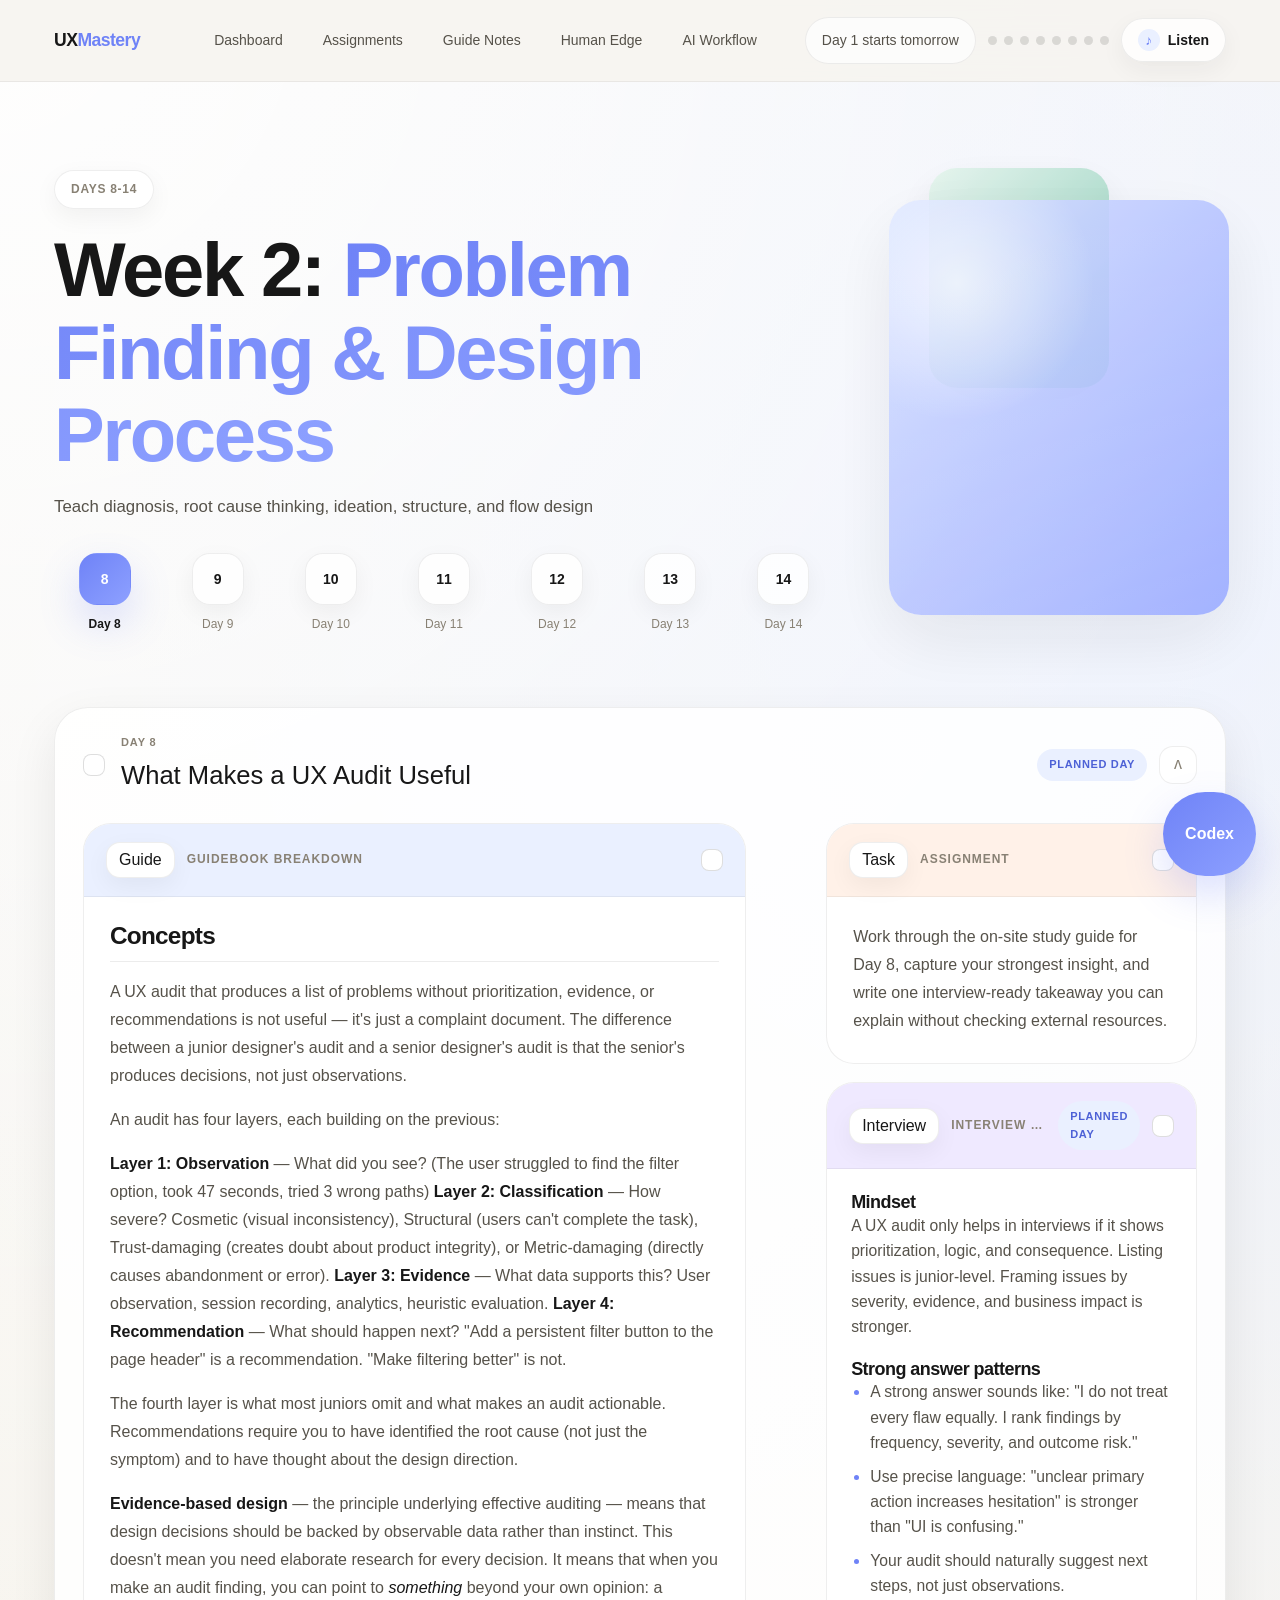
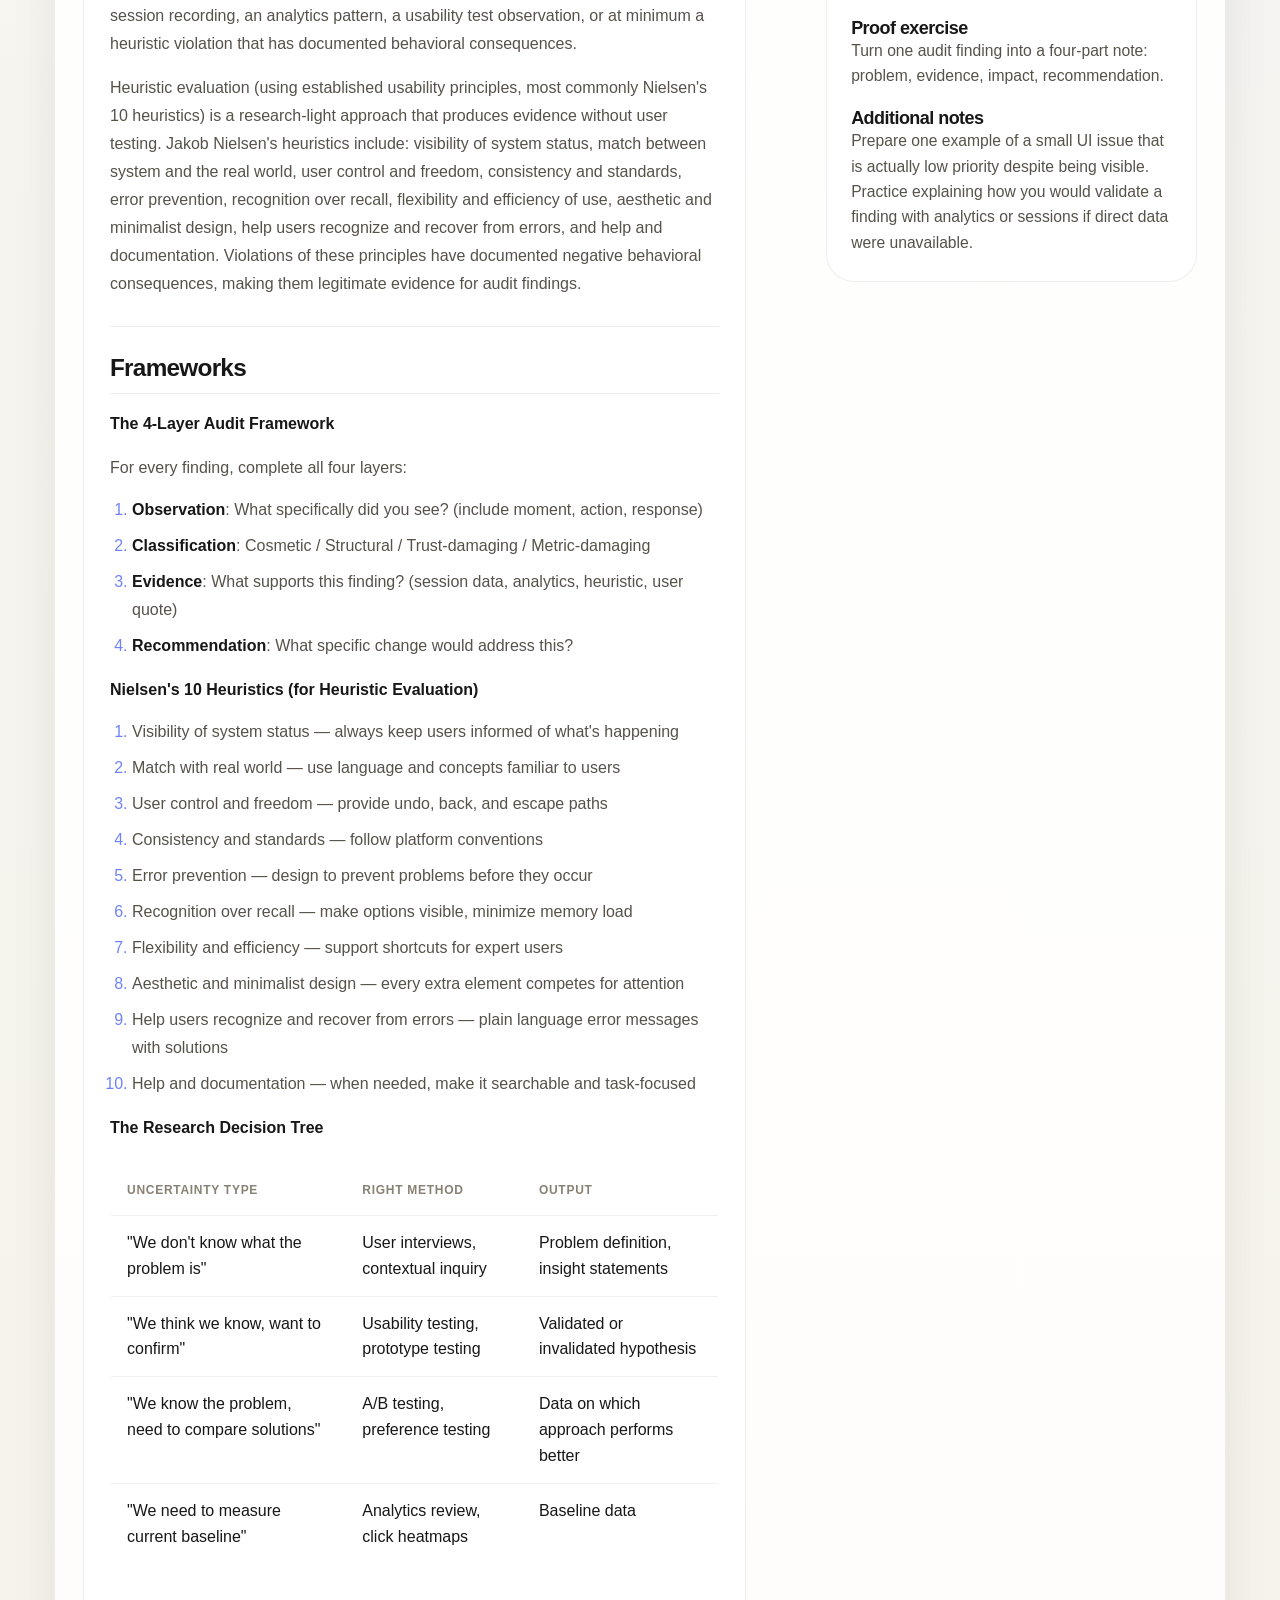
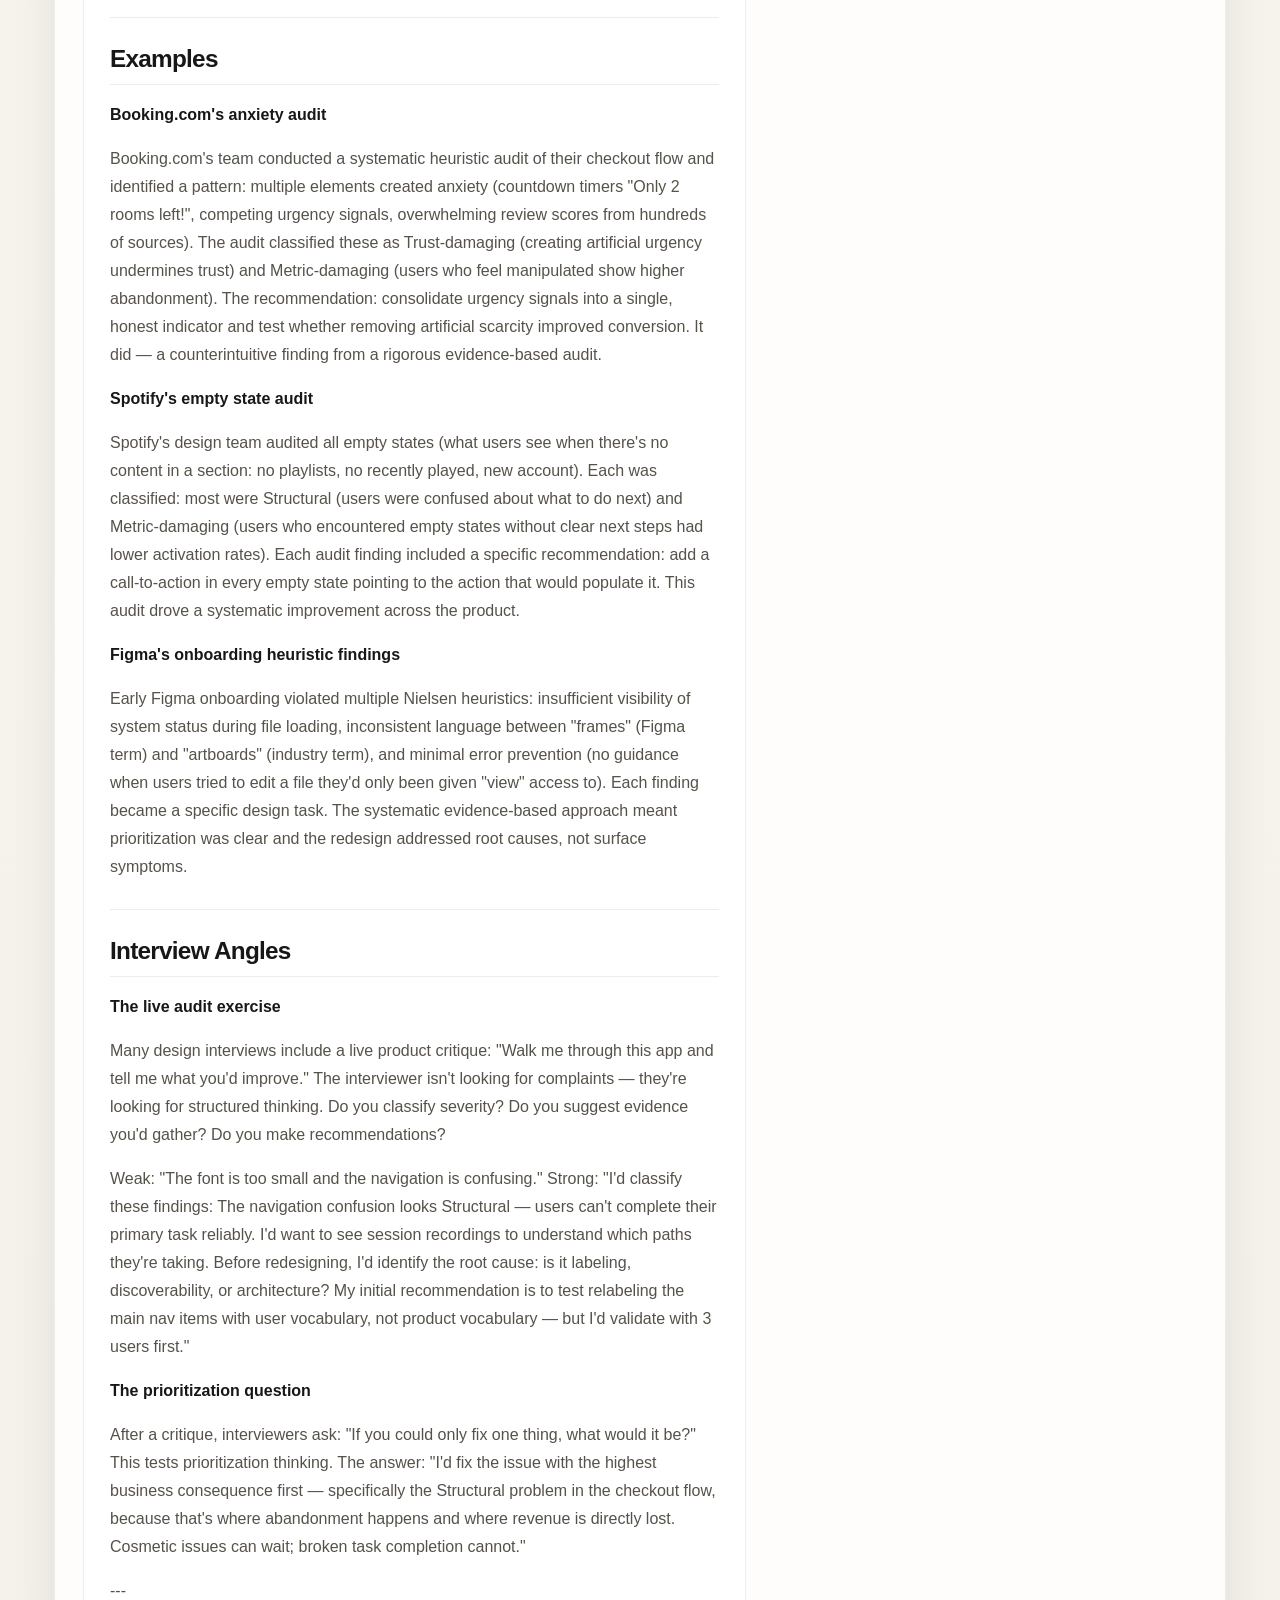
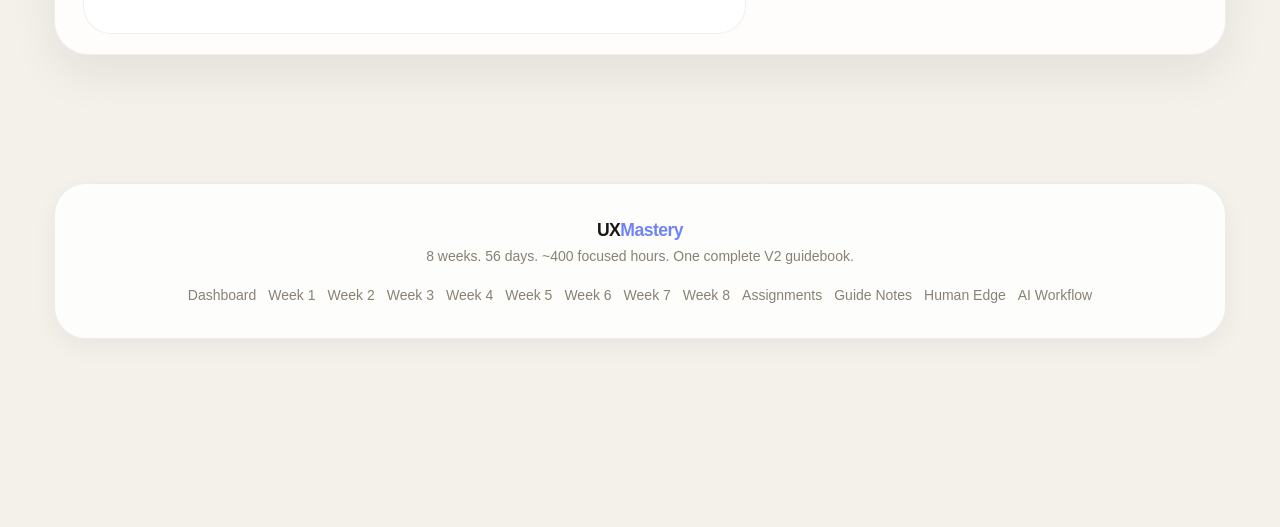
<file: week2.html>
<!DOCTYPE html>
<html lang="en">
<head>
  <meta charset="UTF-8">
  <meta name="viewport" content="width=device-width, initial-scale=1.0">
  <title>Week 2 | UX Mastery V2</title>
  <link rel="preconnect" href="https://fonts.googleapis.com">
  <link rel="preconnect" href="https://fonts.gstatic.com" crossorigin>
  <link href="https://fonts.googleapis.com/css2?family=Playfair+Display:wght@700;800;900&family=Inter:wght@400;500;600;700&family=JetBrains+Mono:wght@400;600&display=swap" rel="stylesheet">
  <link rel="stylesheet" href="css/variables.css">
  <link rel="stylesheet" href="css/base.css">
  <link rel="stylesheet" href="css/components.css">
  <link rel="stylesheet" href="css/layout.css">
  <link rel="stylesheet" href="css/week.css">
</head>
<body>
  <div id="app-root"></div>
  <script type="module" src="js/main.js"></script>
</body>
</html>
</file>
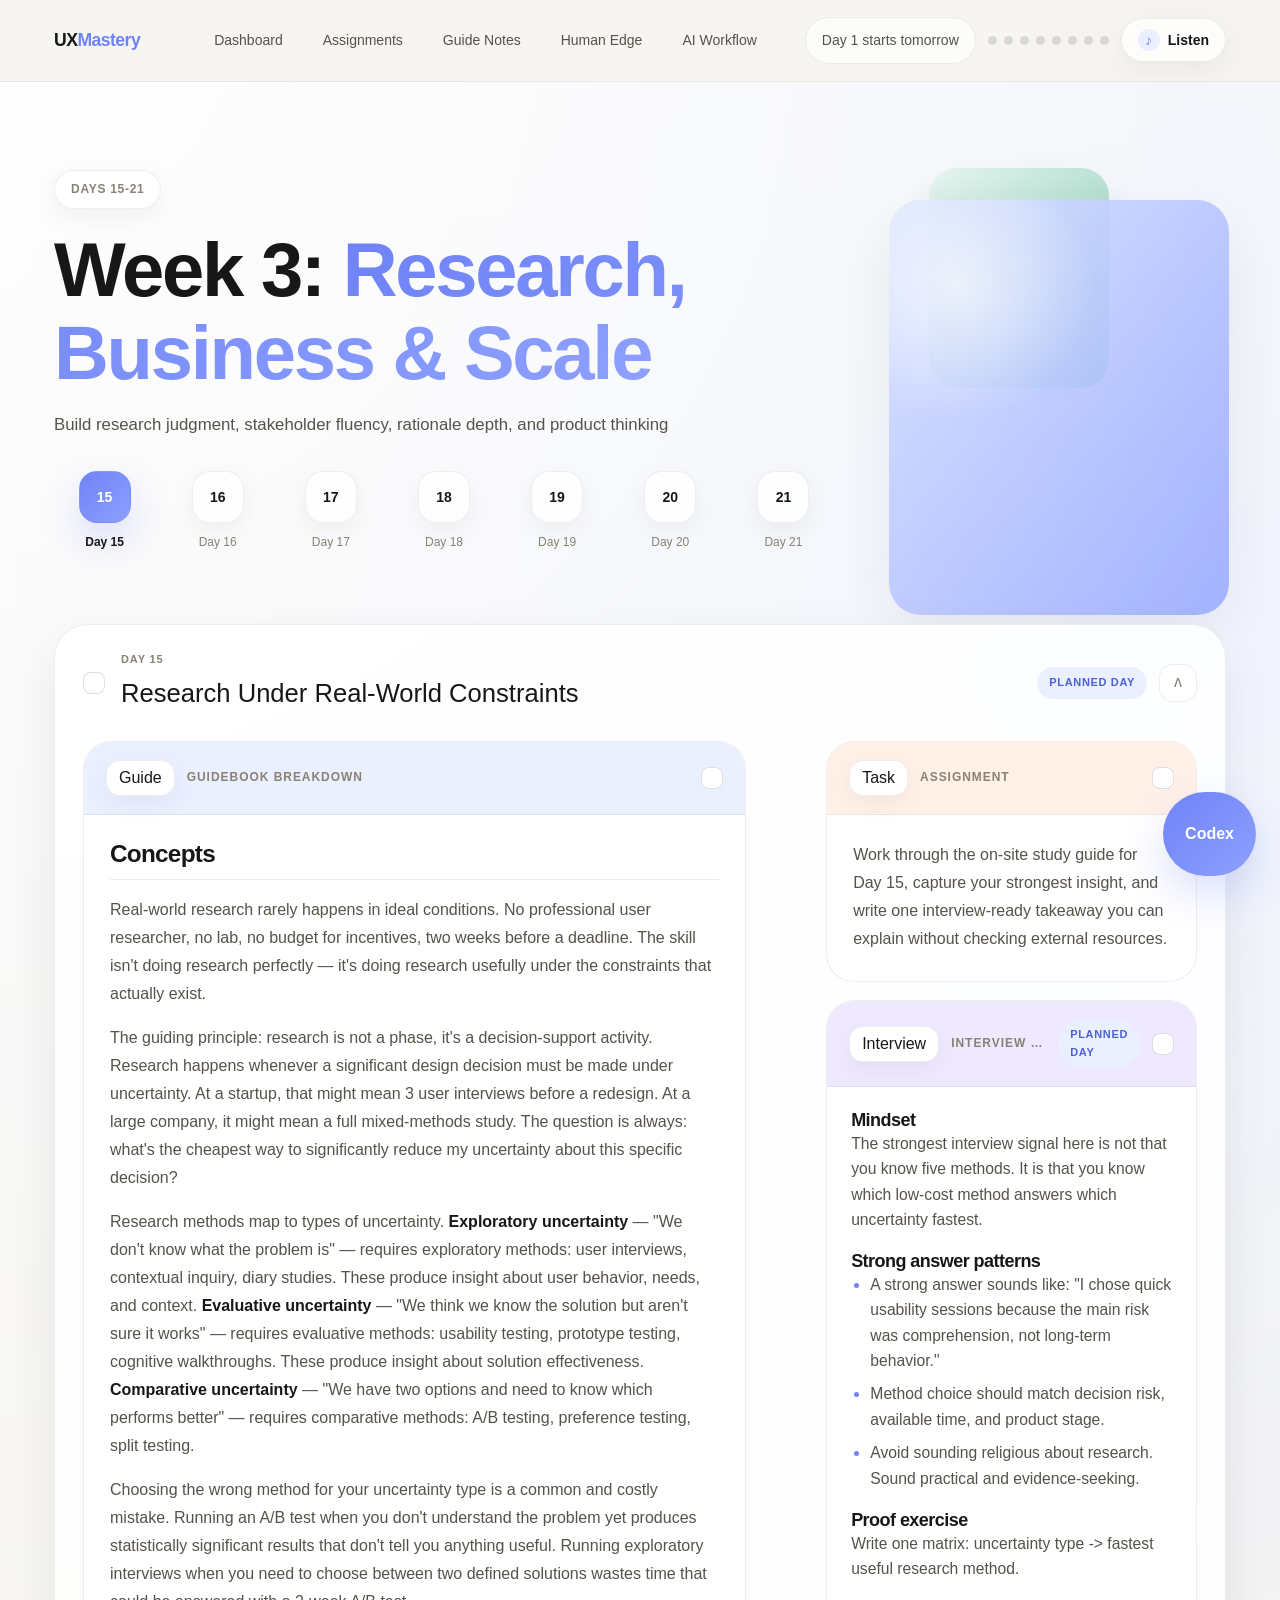
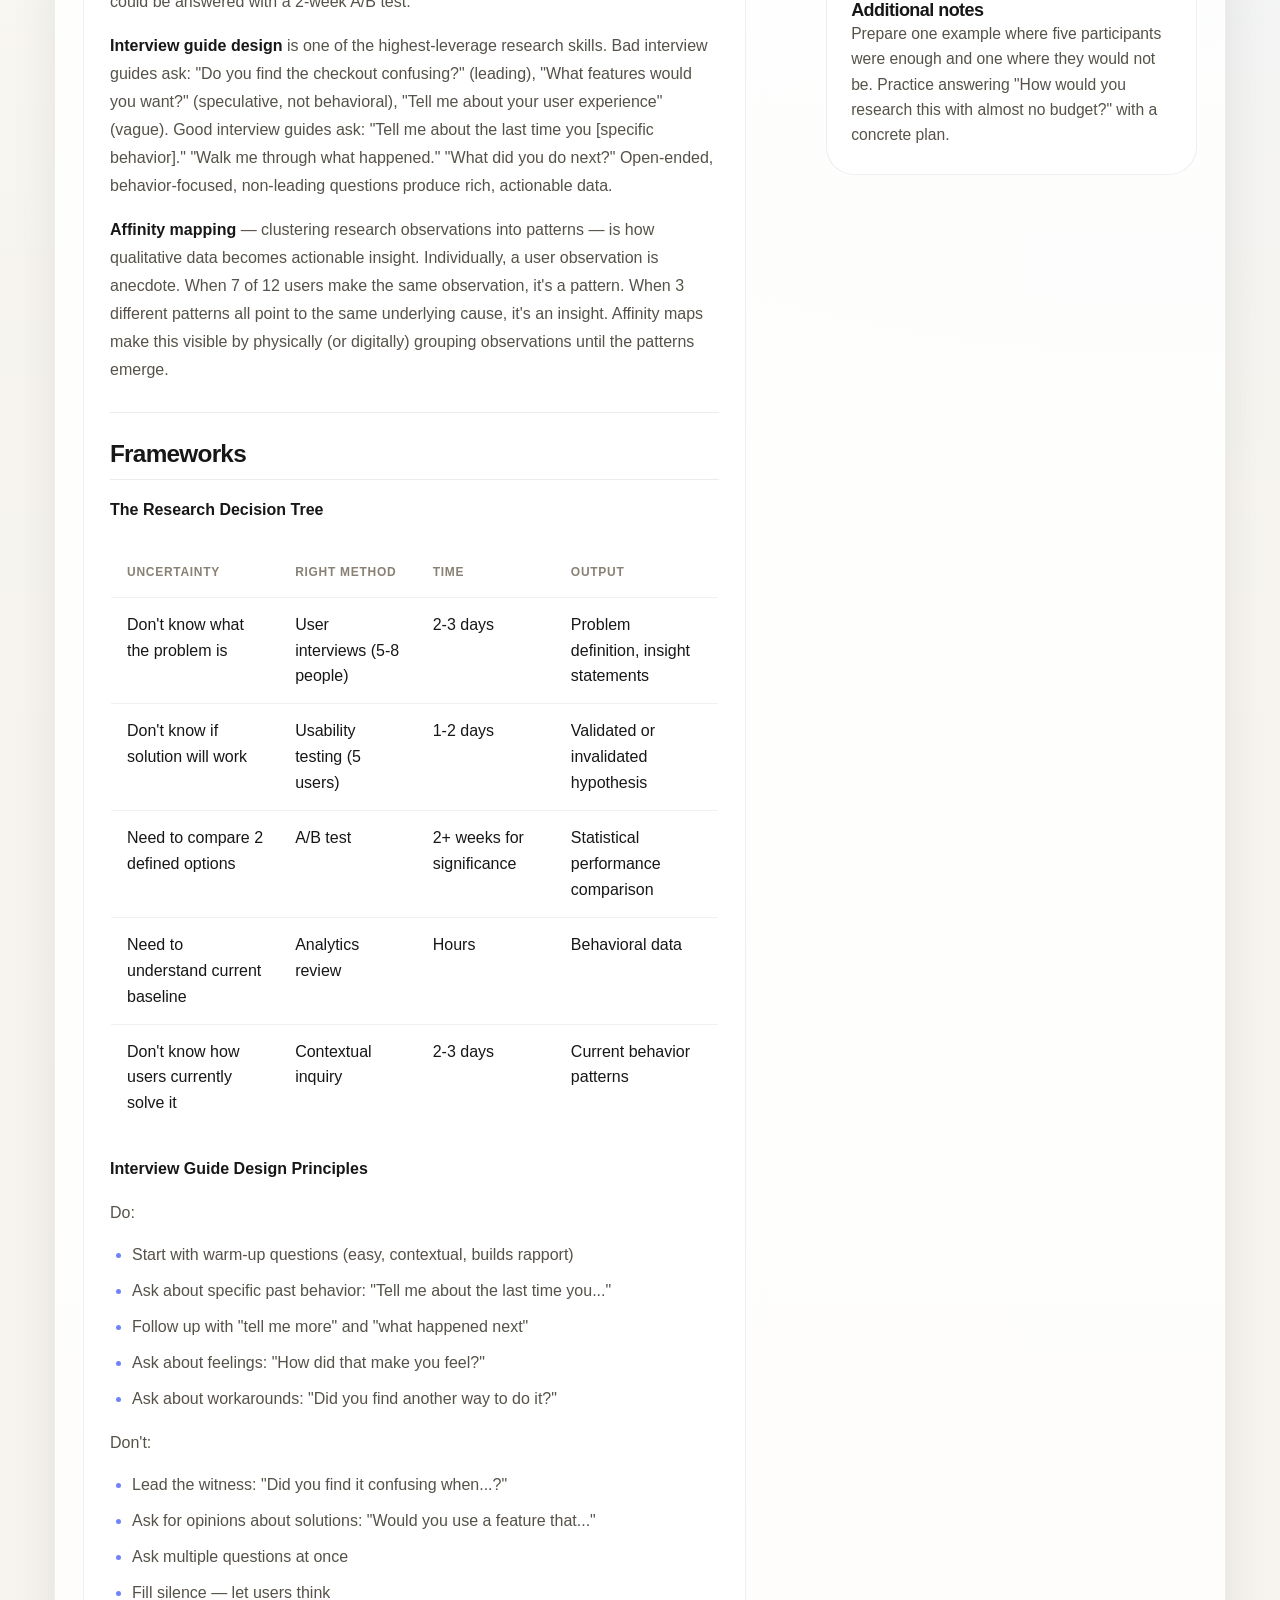
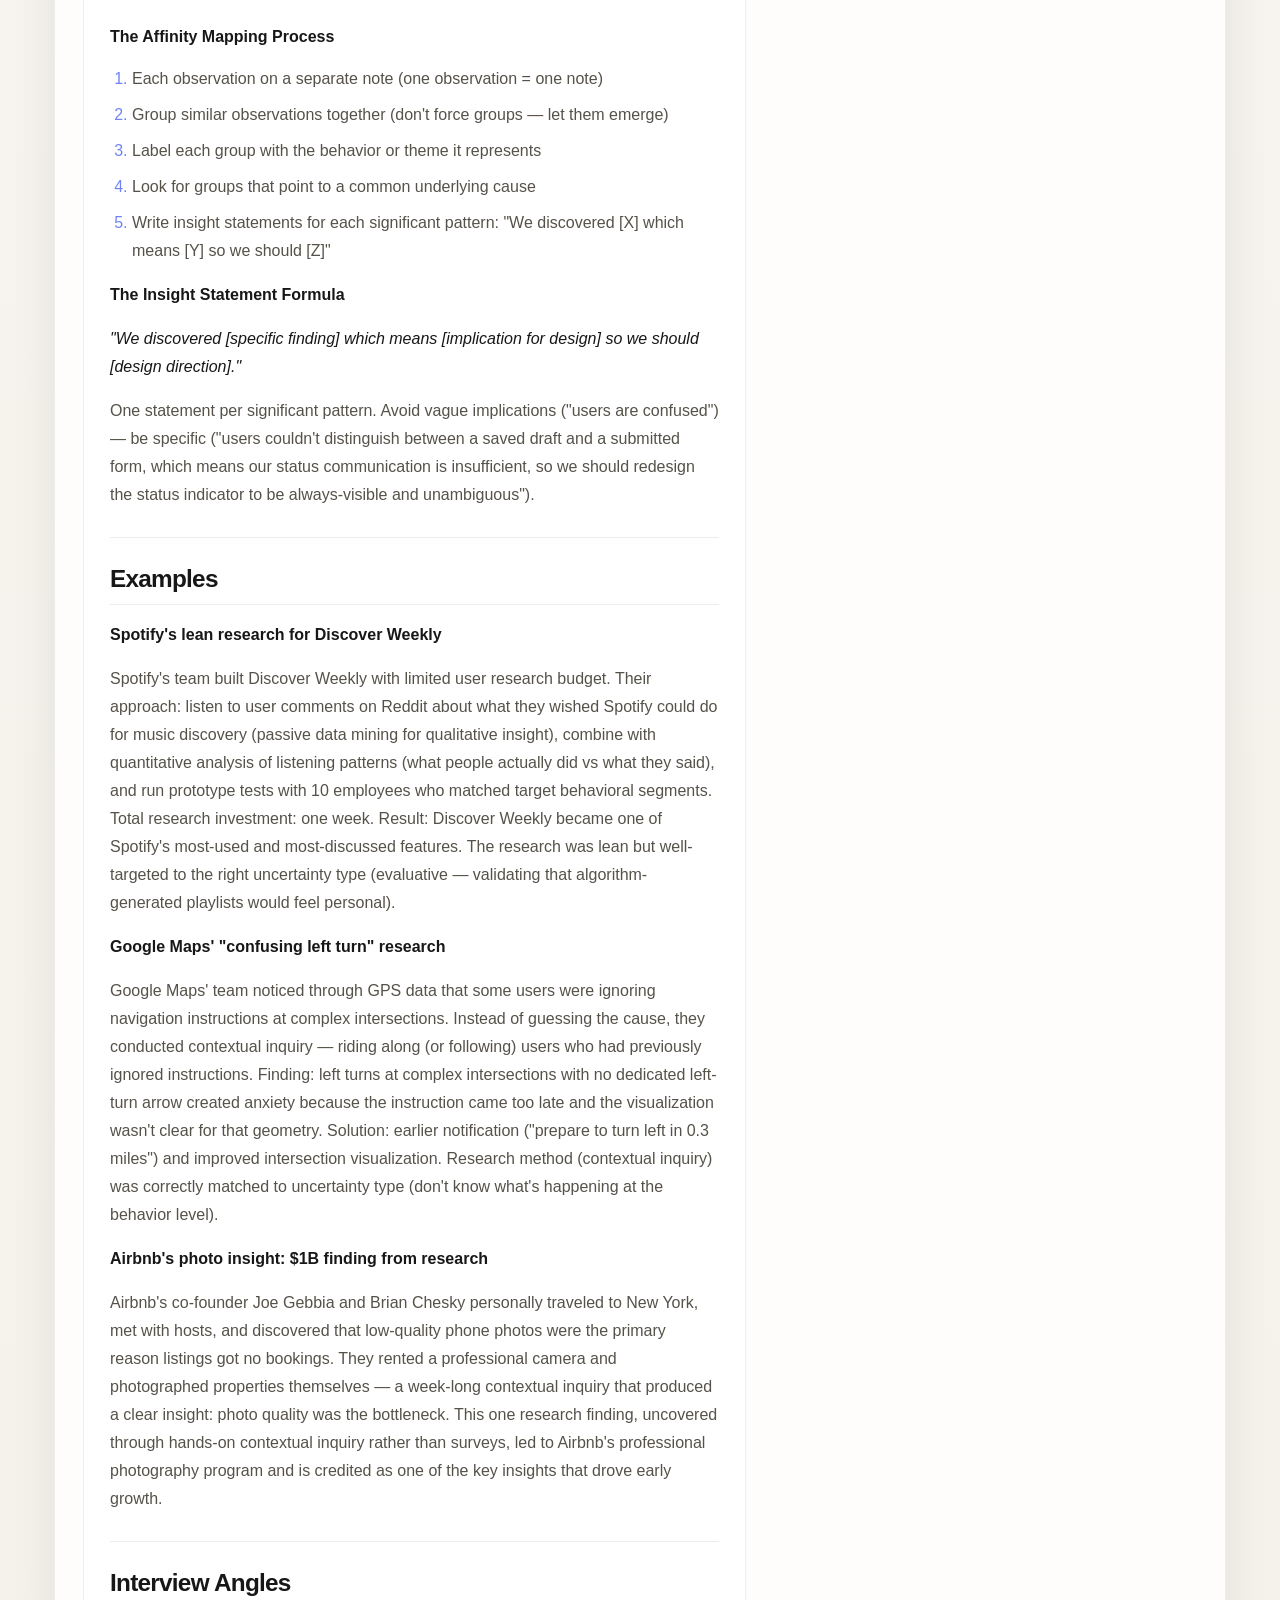
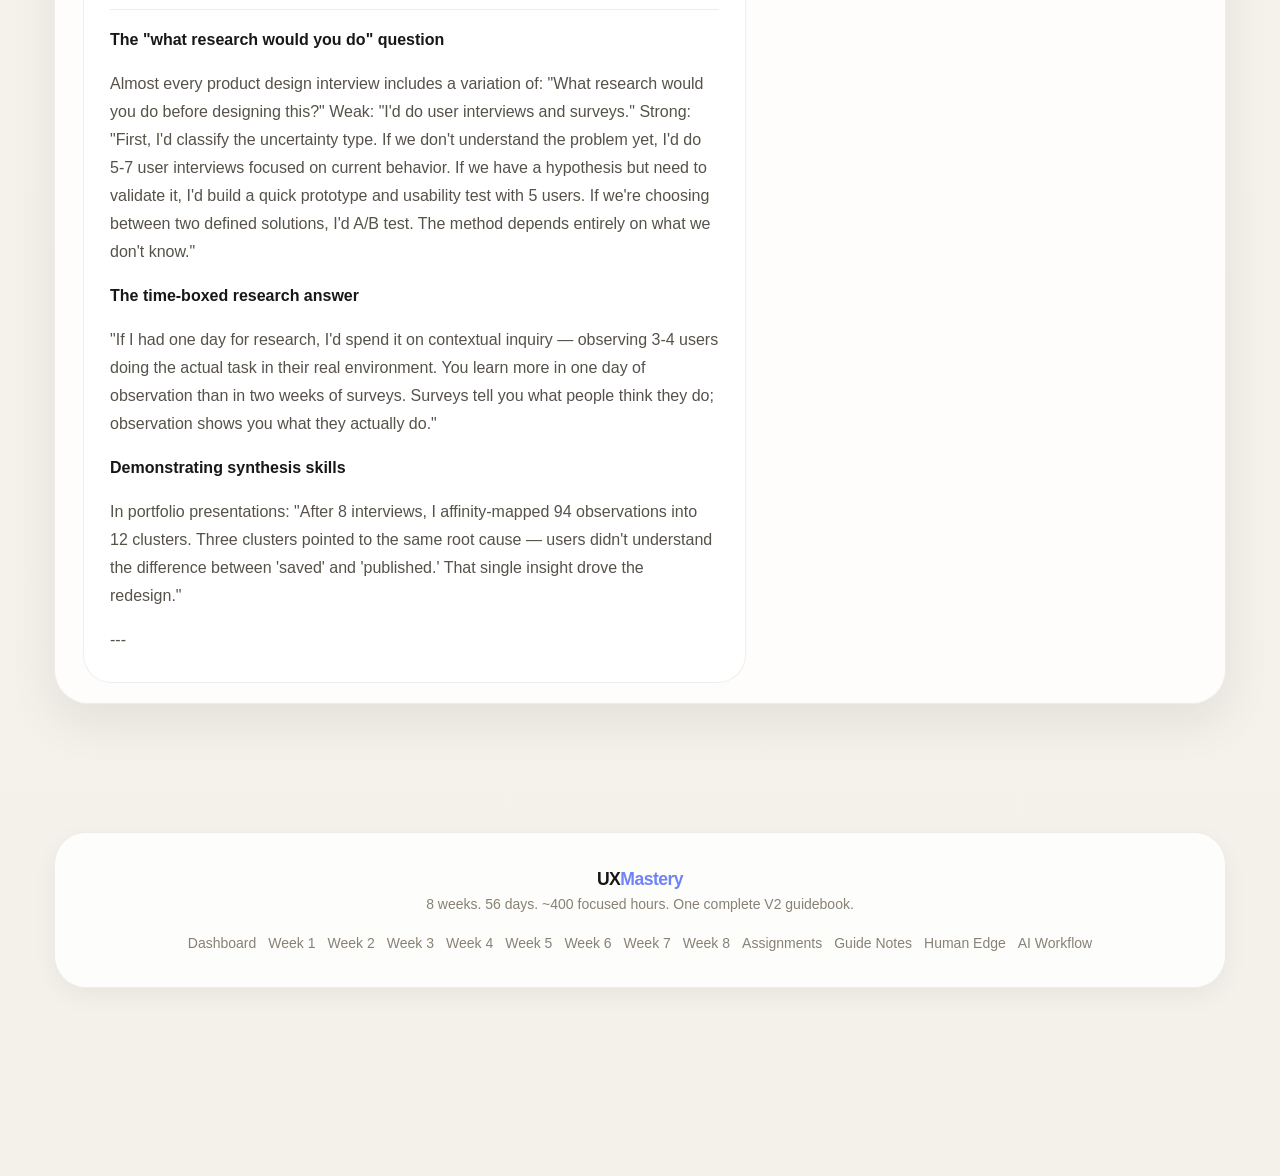
<file: week3.html>
<!DOCTYPE html>
<html lang="en">
<head>
  <meta charset="UTF-8">
  <meta name="viewport" content="width=device-width, initial-scale=1.0">
  <title>Week 3 | UX Mastery V2</title>
  <link rel="preconnect" href="https://fonts.googleapis.com">
  <link rel="preconnect" href="https://fonts.gstatic.com" crossorigin>
  <link href="https://fonts.googleapis.com/css2?family=Playfair+Display:wght@700;800;900&family=Inter:wght@400;500;600;700&family=JetBrains+Mono:wght@400;600&display=swap" rel="stylesheet">
  <link rel="stylesheet" href="css/variables.css">
  <link rel="stylesheet" href="css/base.css">
  <link rel="stylesheet" href="css/components.css">
  <link rel="stylesheet" href="css/layout.css">
  <link rel="stylesheet" href="css/week.css">
</head>
<body>
  <div id="app-root"></div>
  <script type="module" src="js/main.js"></script>
</body>
</html>
</file>
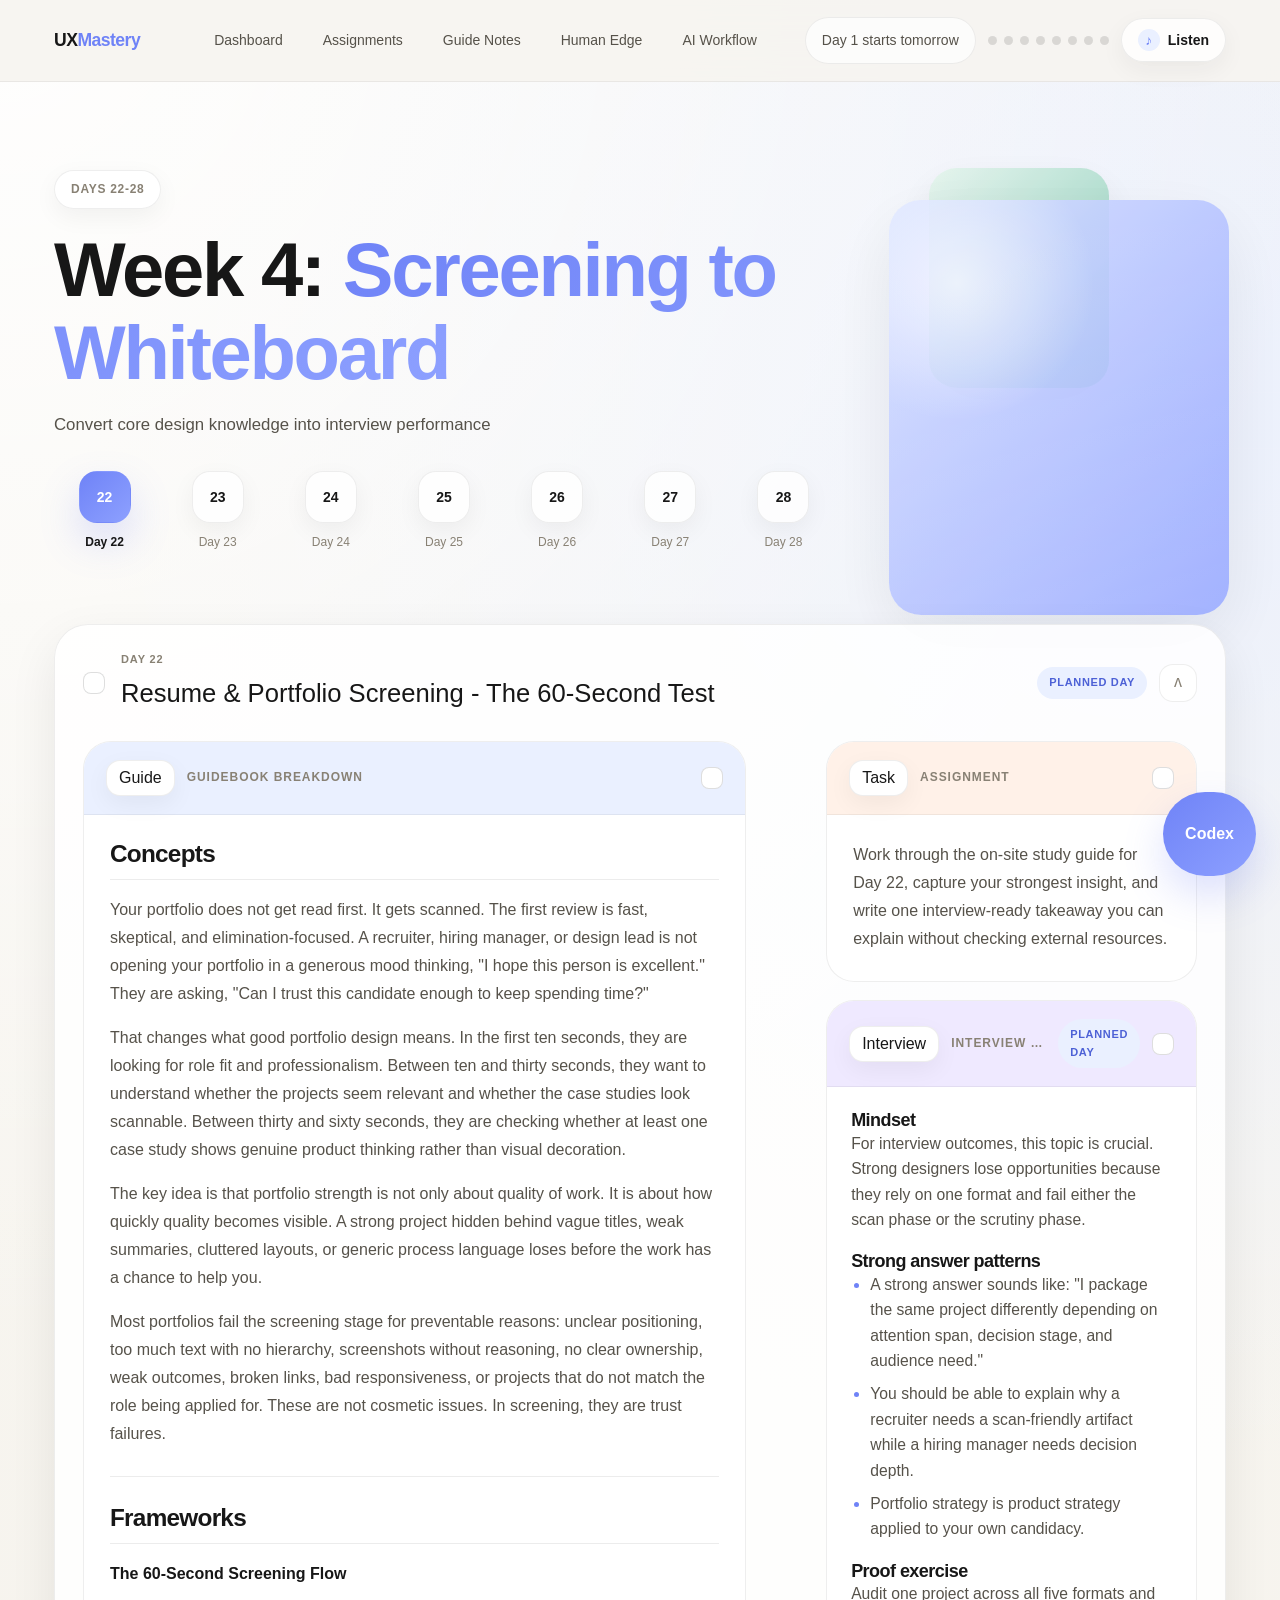
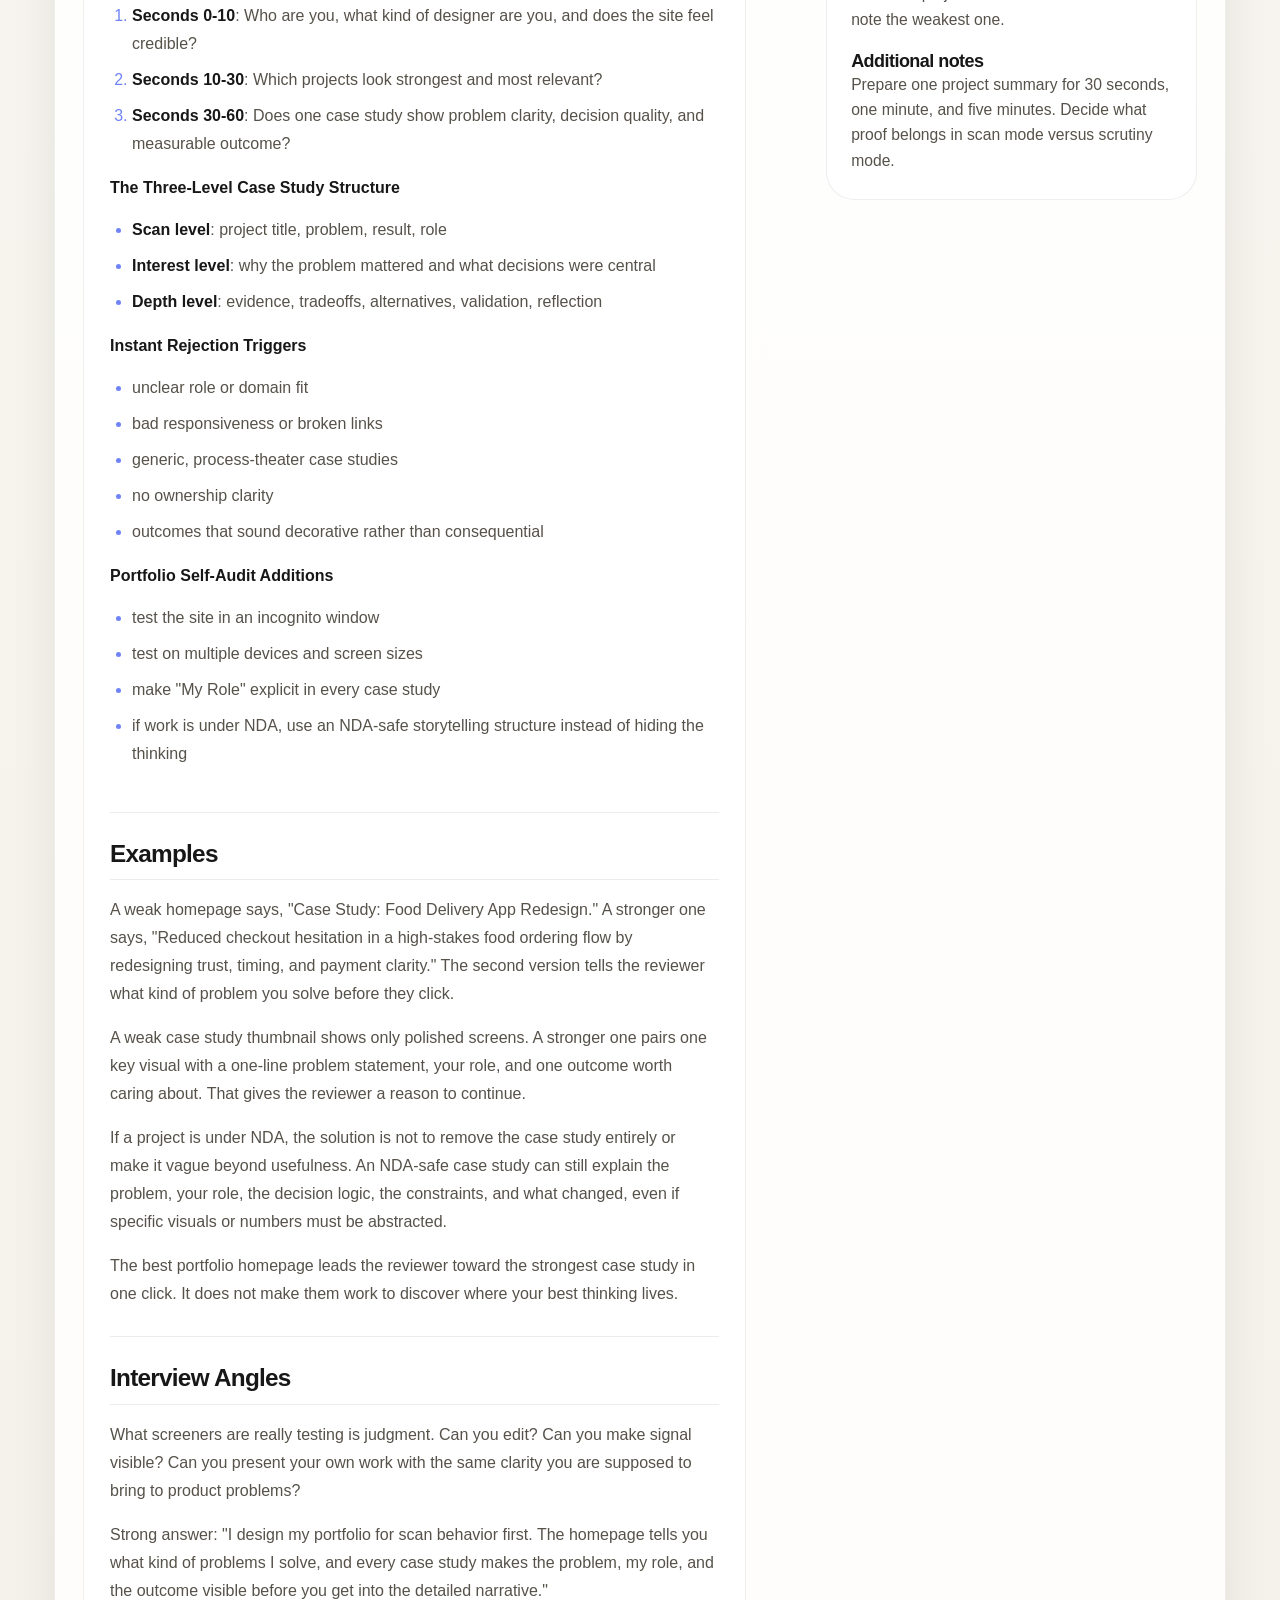
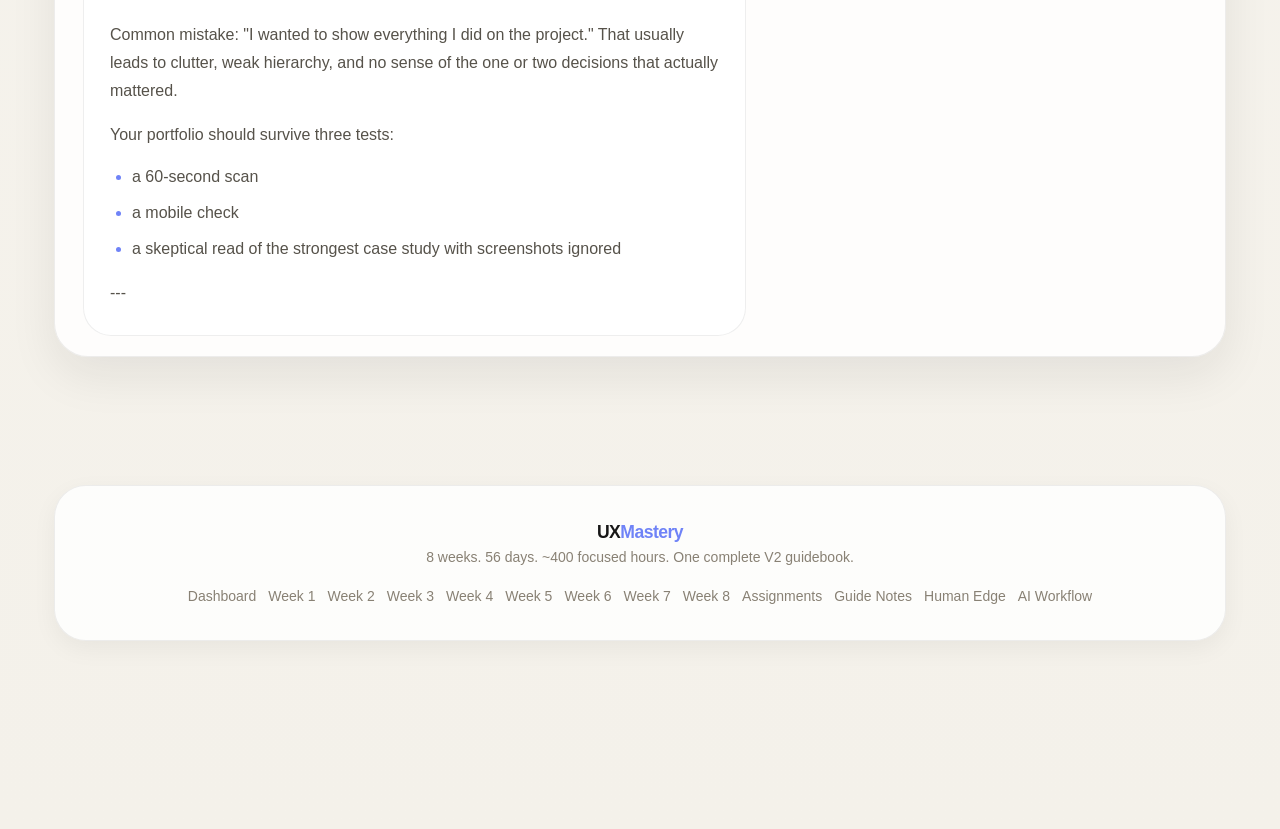
<file: week4.html>
<!DOCTYPE html>
<html lang="en">
<head>
  <meta charset="UTF-8">
  <meta name="viewport" content="width=device-width, initial-scale=1.0">
  <title>Week 4 | UX Mastery V2</title>
  <link rel="preconnect" href="https://fonts.googleapis.com">
  <link rel="preconnect" href="https://fonts.gstatic.com" crossorigin>
  <link href="https://fonts.googleapis.com/css2?family=Playfair+Display:wght@700;800;900&family=Inter:wght@400;500;600;700&family=JetBrains+Mono:wght@400;600&display=swap" rel="stylesheet">
  <link rel="stylesheet" href="css/variables.css">
  <link rel="stylesheet" href="css/base.css">
  <link rel="stylesheet" href="css/components.css">
  <link rel="stylesheet" href="css/layout.css">
  <link rel="stylesheet" href="css/week.css">
</head>
<body>
  <div id="app-root"></div>
  <script type="module" src="js/main.js"></script>
</body>
</html>
</file>
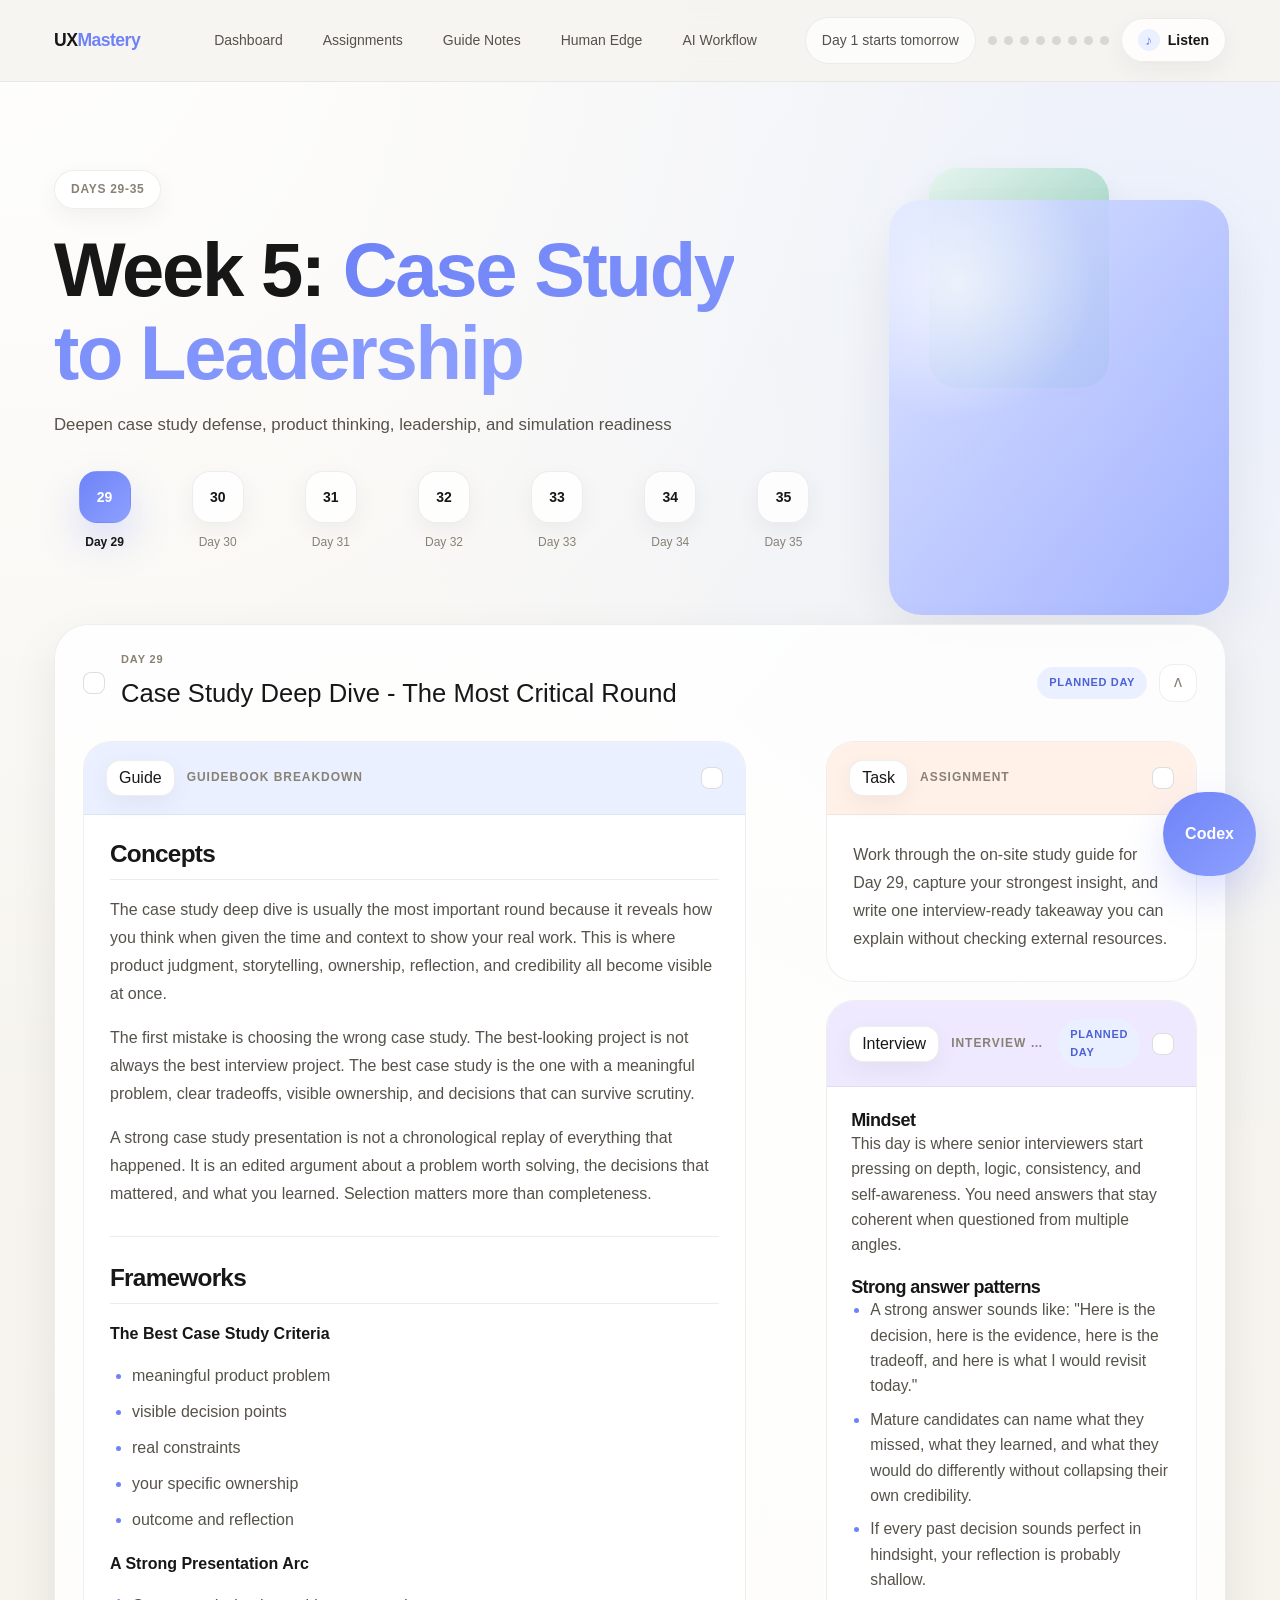
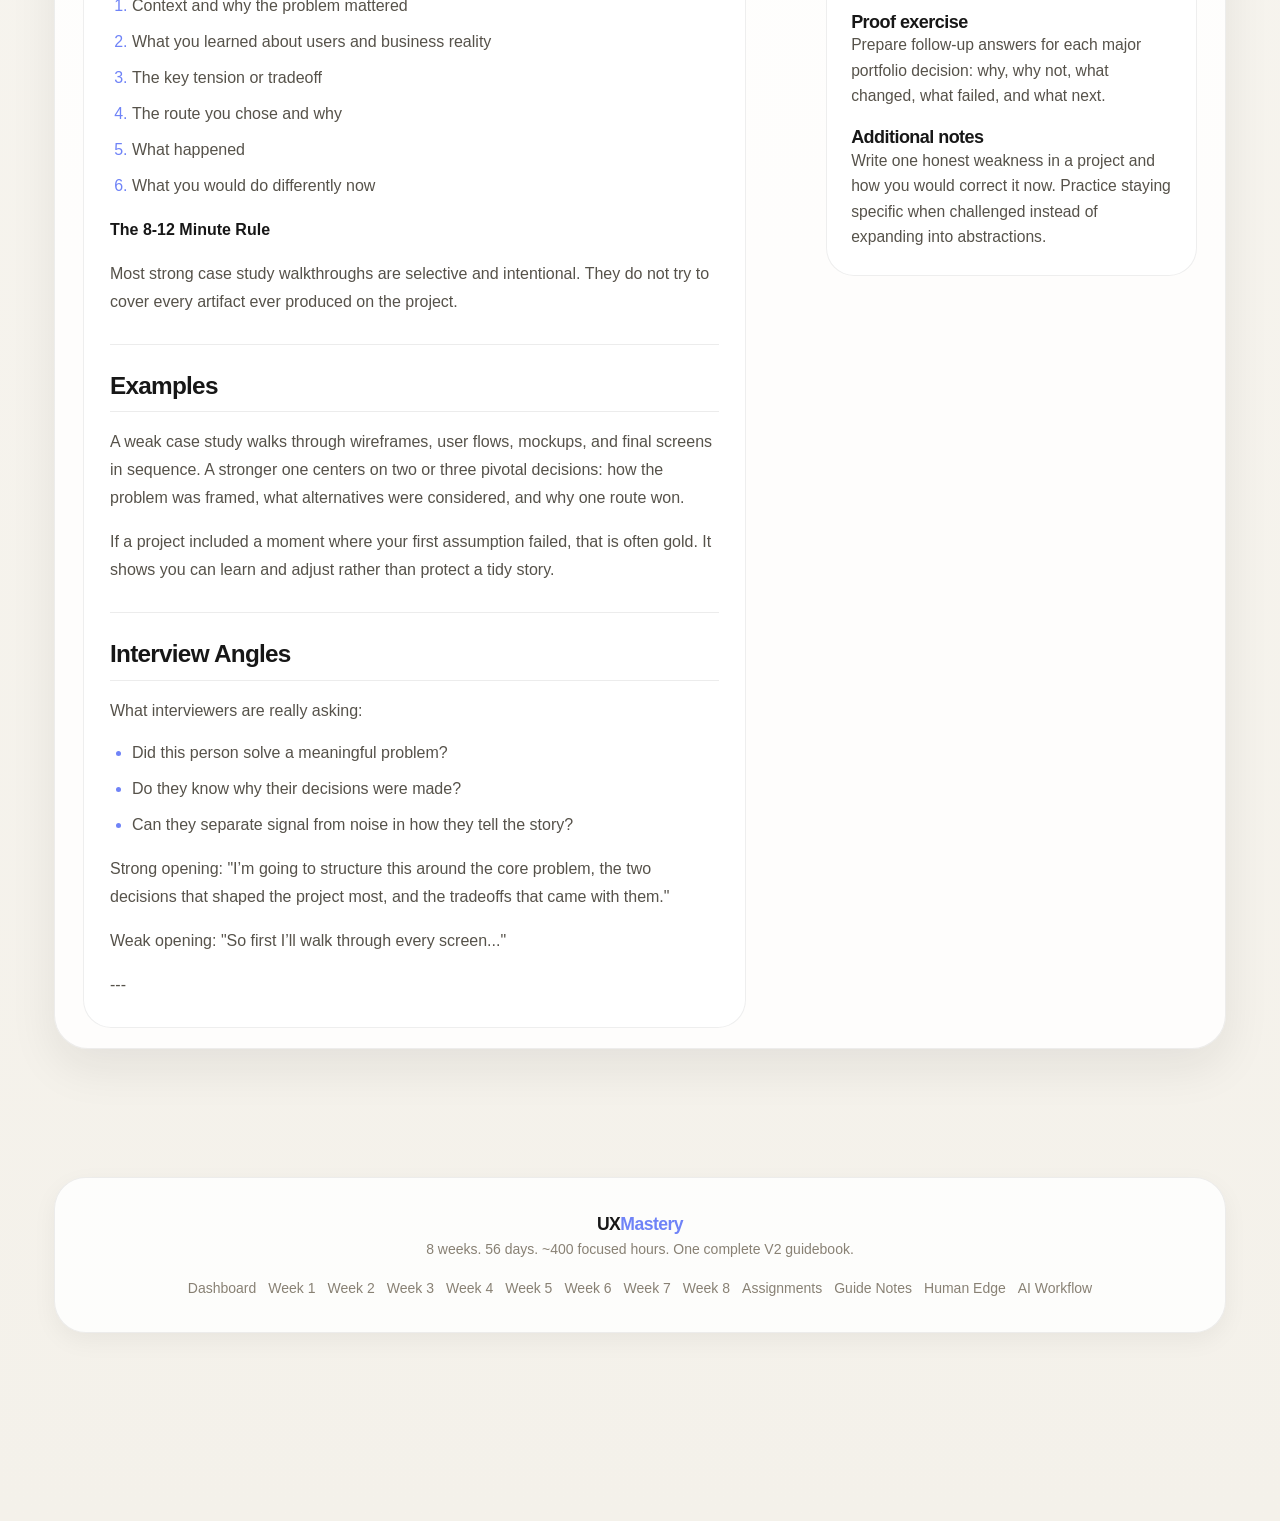
<file: week5.html>
<!DOCTYPE html>
<html lang="en">
<head>
  <meta charset="UTF-8">
  <meta name="viewport" content="width=device-width, initial-scale=1.0">
  <title>Week 5 | UX Mastery V2</title>
  <link rel="preconnect" href="https://fonts.googleapis.com">
  <link rel="preconnect" href="https://fonts.gstatic.com" crossorigin>
  <link href="https://fonts.googleapis.com/css2?family=Playfair+Display:wght@700;800;900&family=Inter:wght@400;500;600;700&family=JetBrains+Mono:wght@400;600&display=swap" rel="stylesheet">
  <link rel="stylesheet" href="css/variables.css">
  <link rel="stylesheet" href="css/base.css">
  <link rel="stylesheet" href="css/components.css">
  <link rel="stylesheet" href="css/layout.css">
  <link rel="stylesheet" href="css/week.css">
</head>
<body>
  <div id="app-root"></div>
  <script type="module" src="js/main.js"></script>
</body>
</html>
</file>
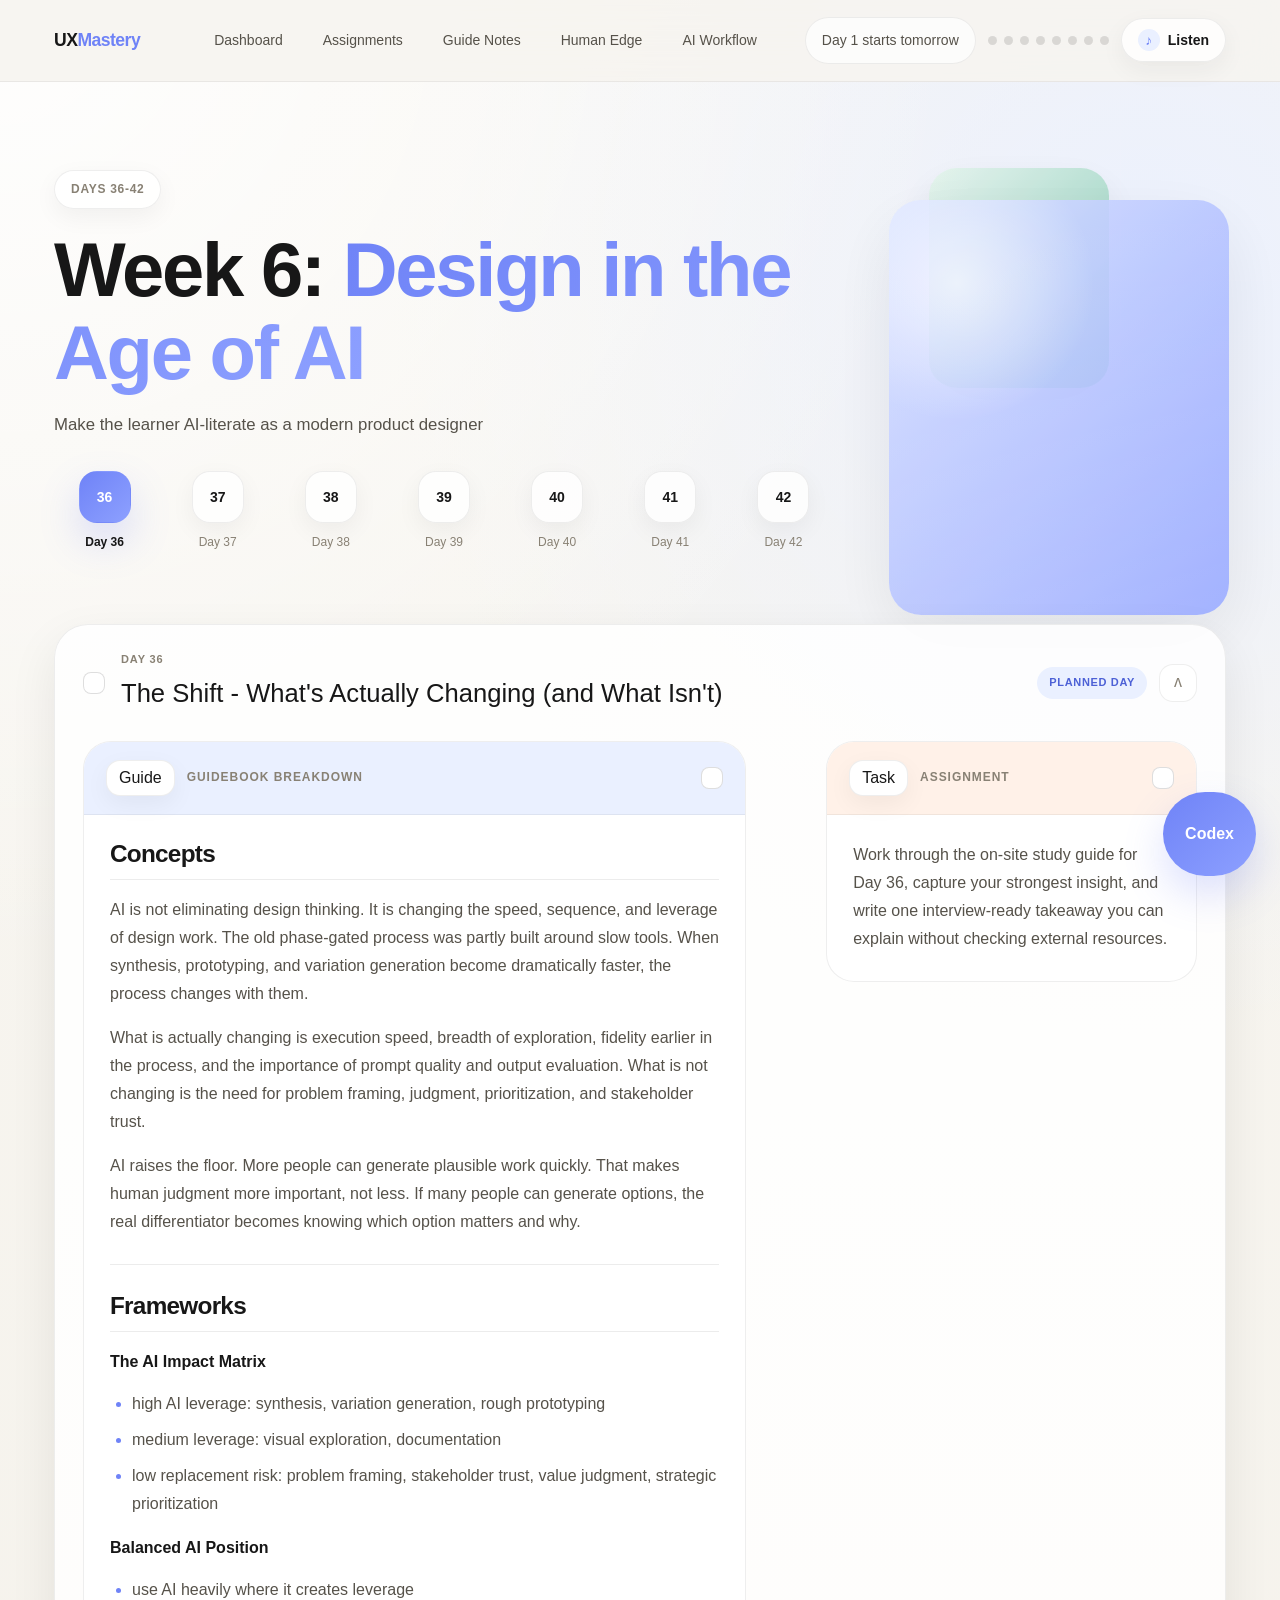
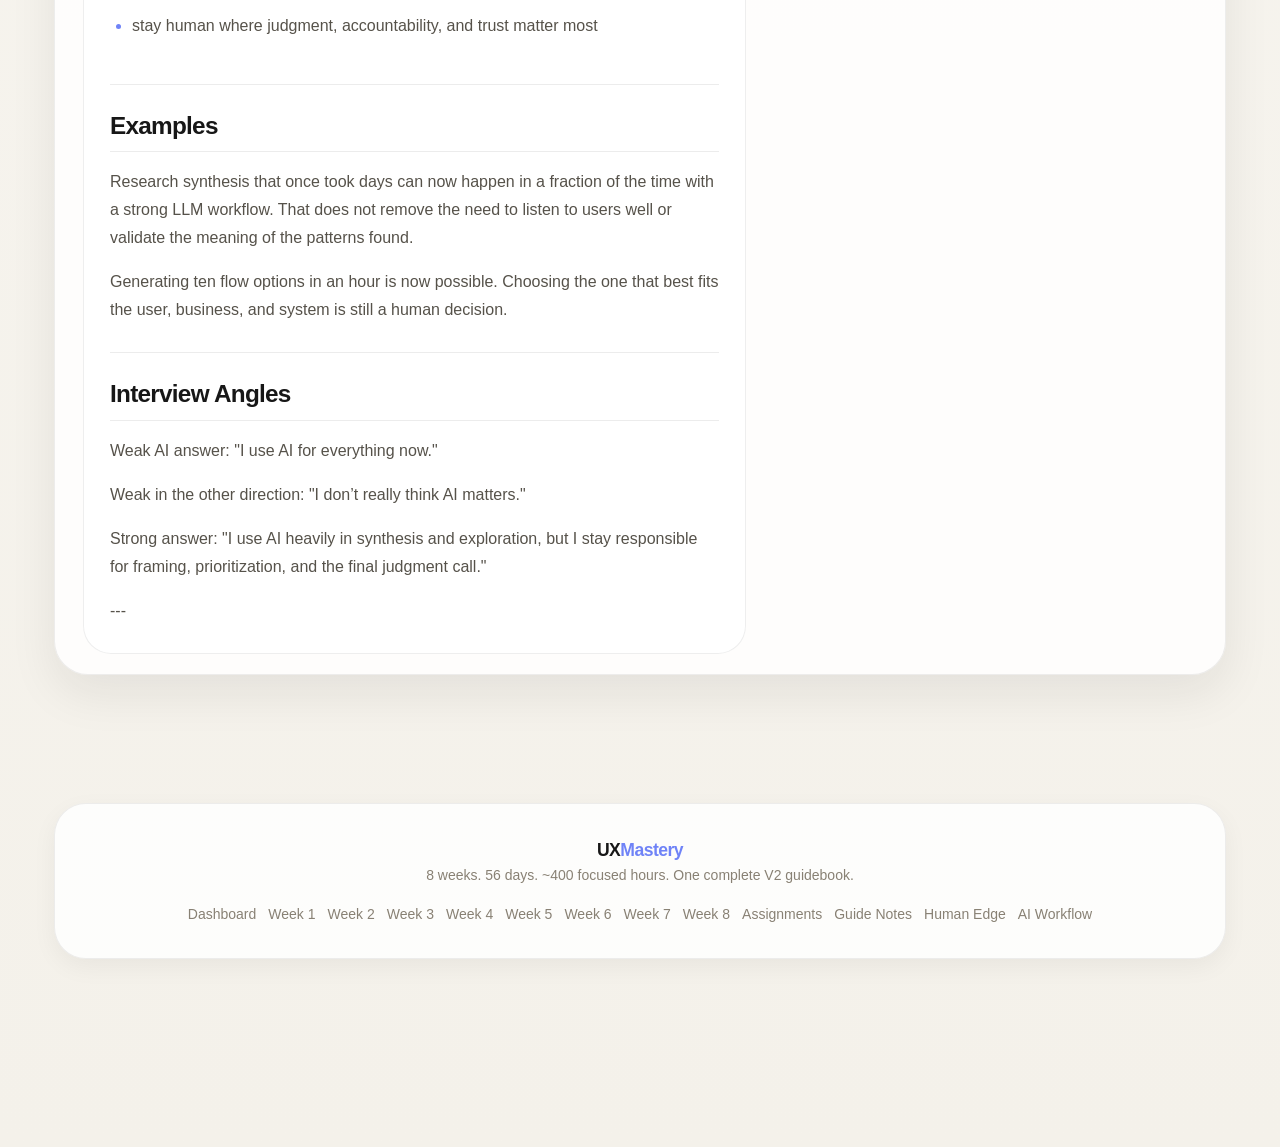
<file: week6.html>
<!DOCTYPE html>
<html lang="en">
<head>
  <meta charset="UTF-8">
  <meta name="viewport" content="width=device-width, initial-scale=1.0">
  <title>Week 6 | UX Mastery V2</title>
  <link rel="preconnect" href="https://fonts.googleapis.com">
  <link rel="preconnect" href="https://fonts.gstatic.com" crossorigin>
  <link href="https://fonts.googleapis.com/css2?family=Playfair+Display:wght@700;800;900&family=Inter:wght@400;500;600;700&family=JetBrains+Mono:wght@400;600&display=swap" rel="stylesheet">
  <link rel="stylesheet" href="css/variables.css">
  <link rel="stylesheet" href="css/base.css">
  <link rel="stylesheet" href="css/components.css">
  <link rel="stylesheet" href="css/layout.css">
  <link rel="stylesheet" href="css/week.css">
</head>
<body>
  <div id="app-root"></div>
  <script type="module" src="js/main.js"></script>
</body>
</html>
</file>
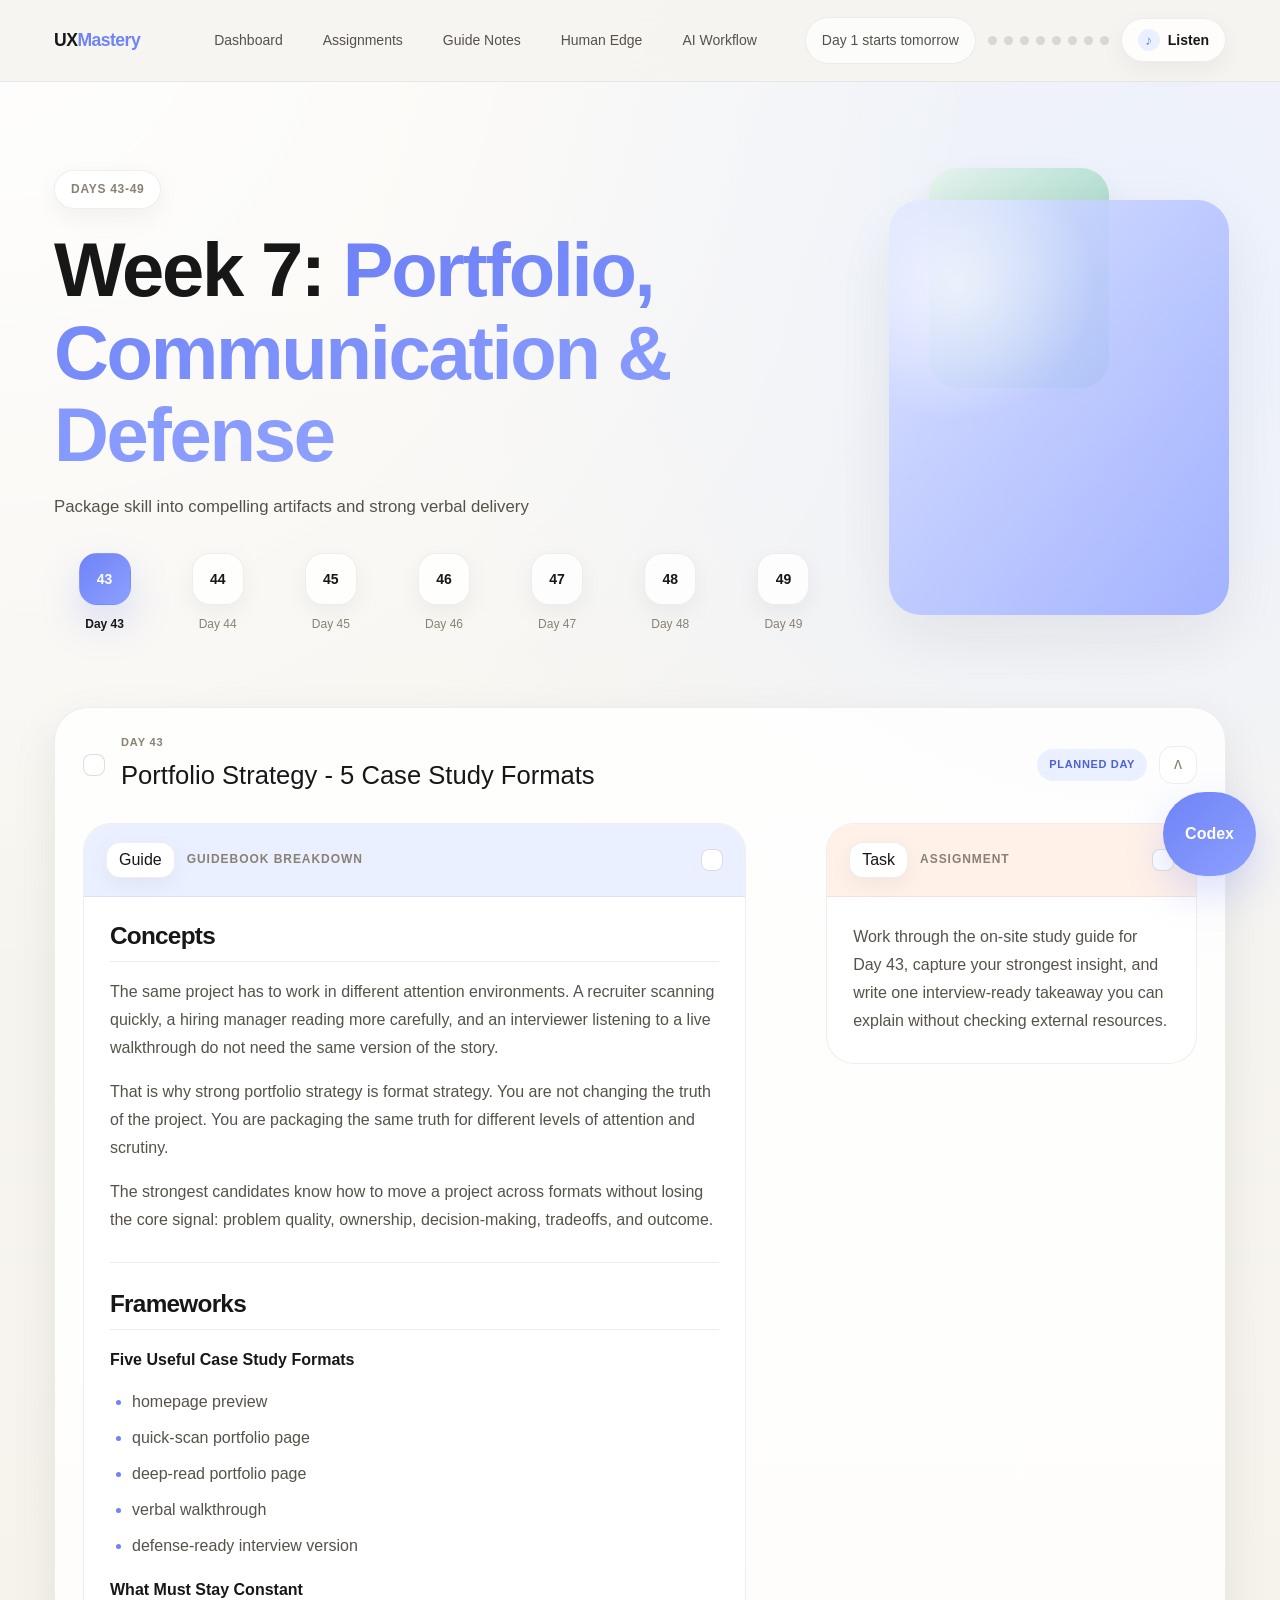
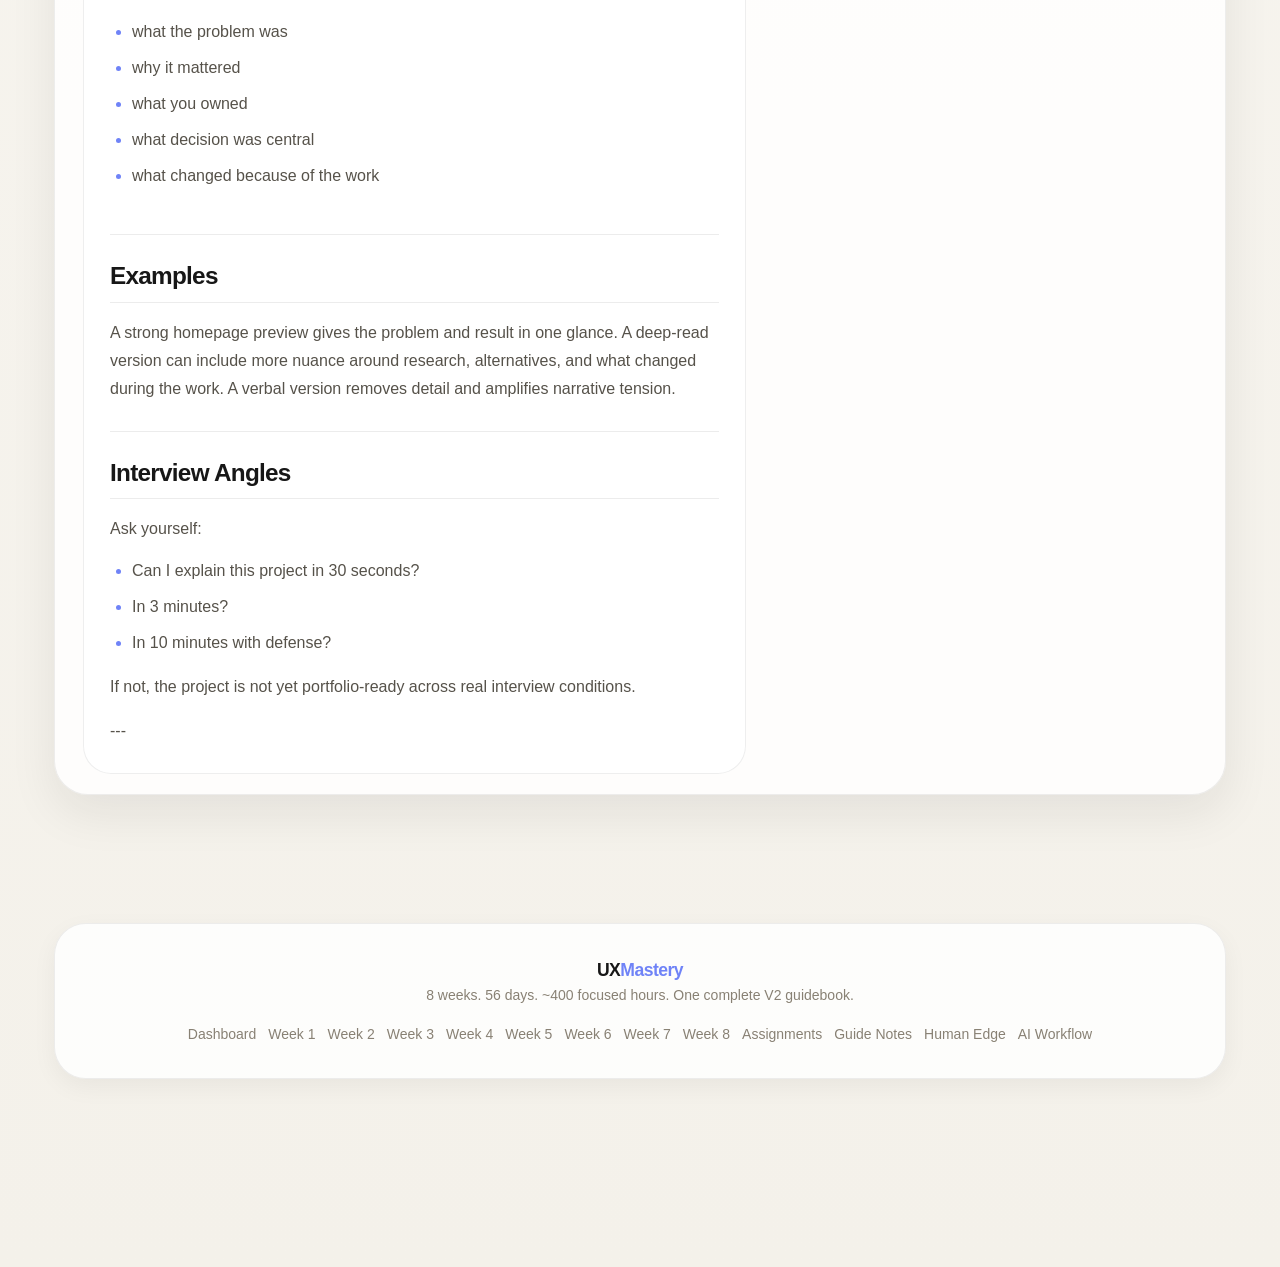
<file: week7.html>
<!DOCTYPE html>
<html lang="en">
<head>
  <meta charset="UTF-8">
  <meta name="viewport" content="width=device-width, initial-scale=1.0">
  <title>Week 7 | UX Mastery V2</title>
  <link rel="preconnect" href="https://fonts.googleapis.com">
  <link rel="preconnect" href="https://fonts.gstatic.com" crossorigin>
  <link href="https://fonts.googleapis.com/css2?family=Playfair+Display:wght@700;800;900&family=Inter:wght@400;500;600;700&family=JetBrains+Mono:wght@400;600&display=swap" rel="stylesheet">
  <link rel="stylesheet" href="css/variables.css">
  <link rel="stylesheet" href="css/base.css">
  <link rel="stylesheet" href="css/components.css">
  <link rel="stylesheet" href="css/layout.css">
  <link rel="stylesheet" href="css/week.css">
</head>
<body>
  <div id="app-root"></div>
  <script type="module" src="js/main.js"></script>
</body>
</html>
</file>
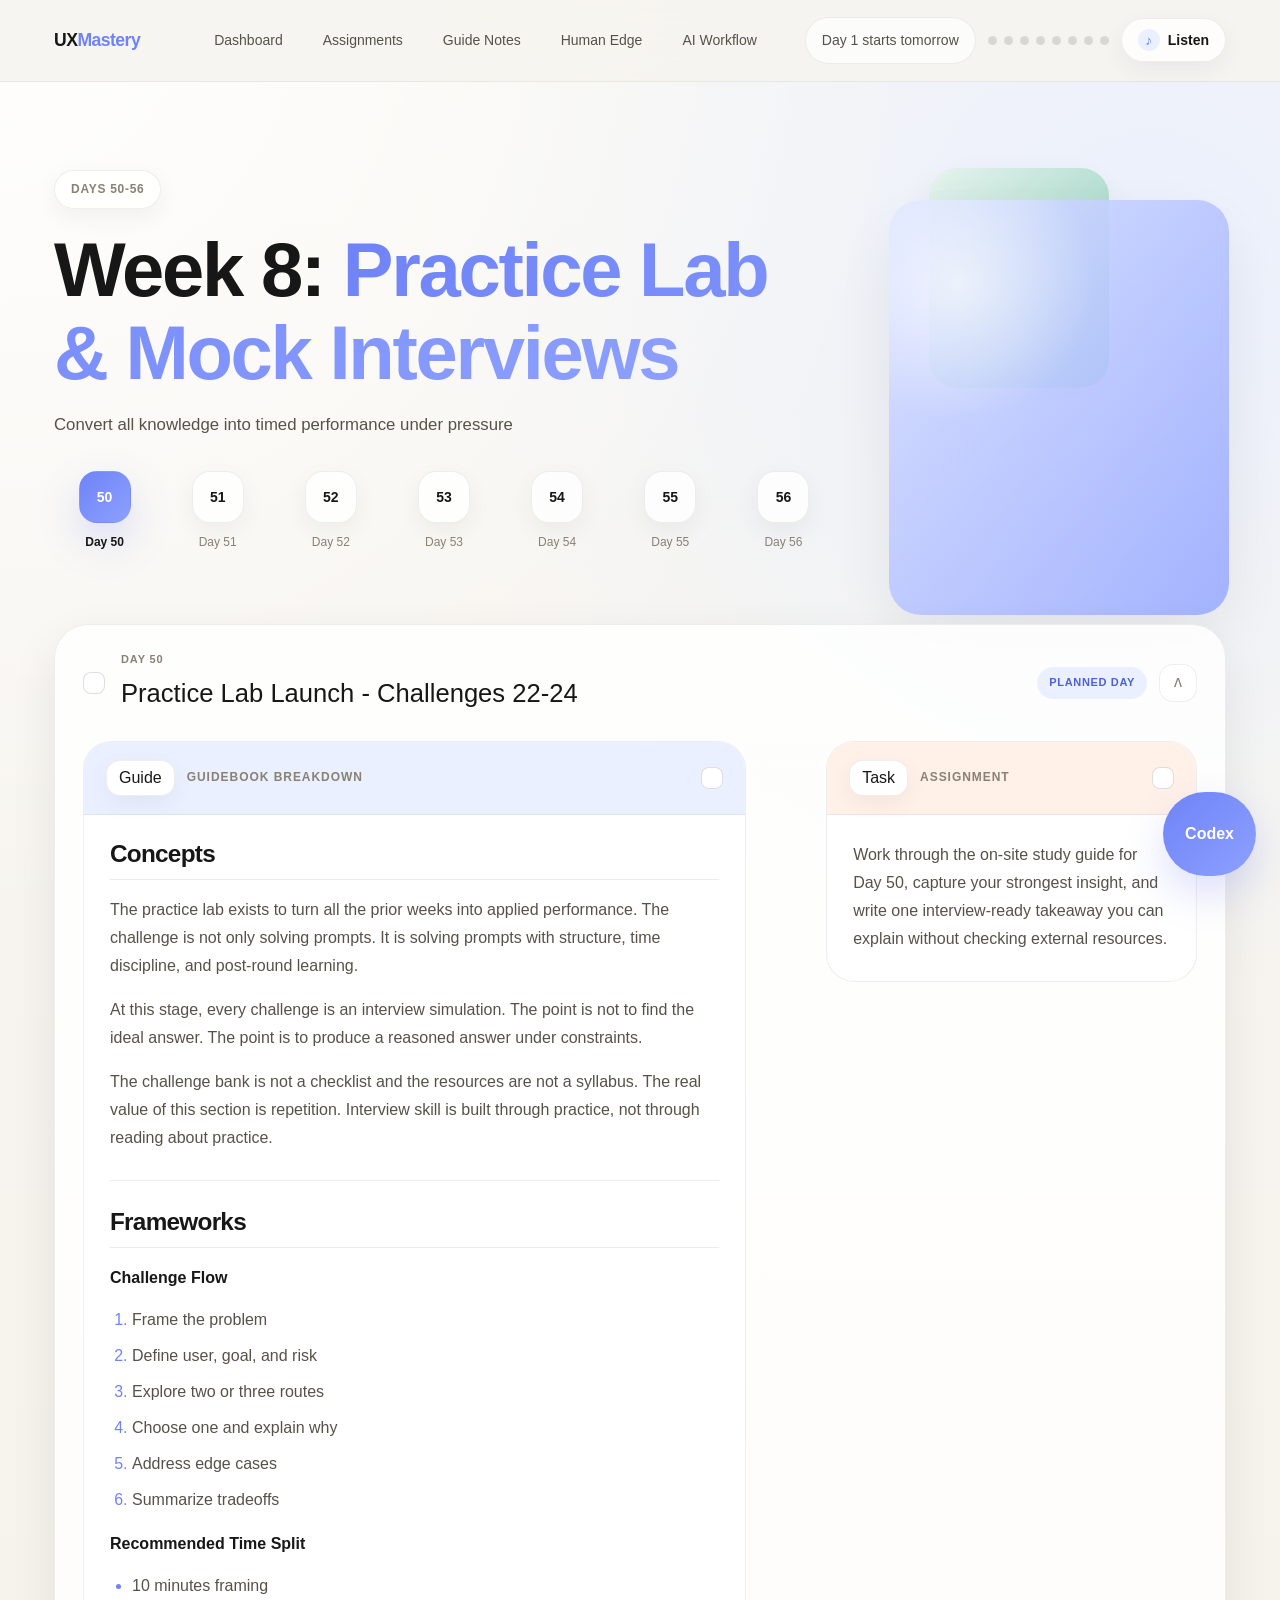
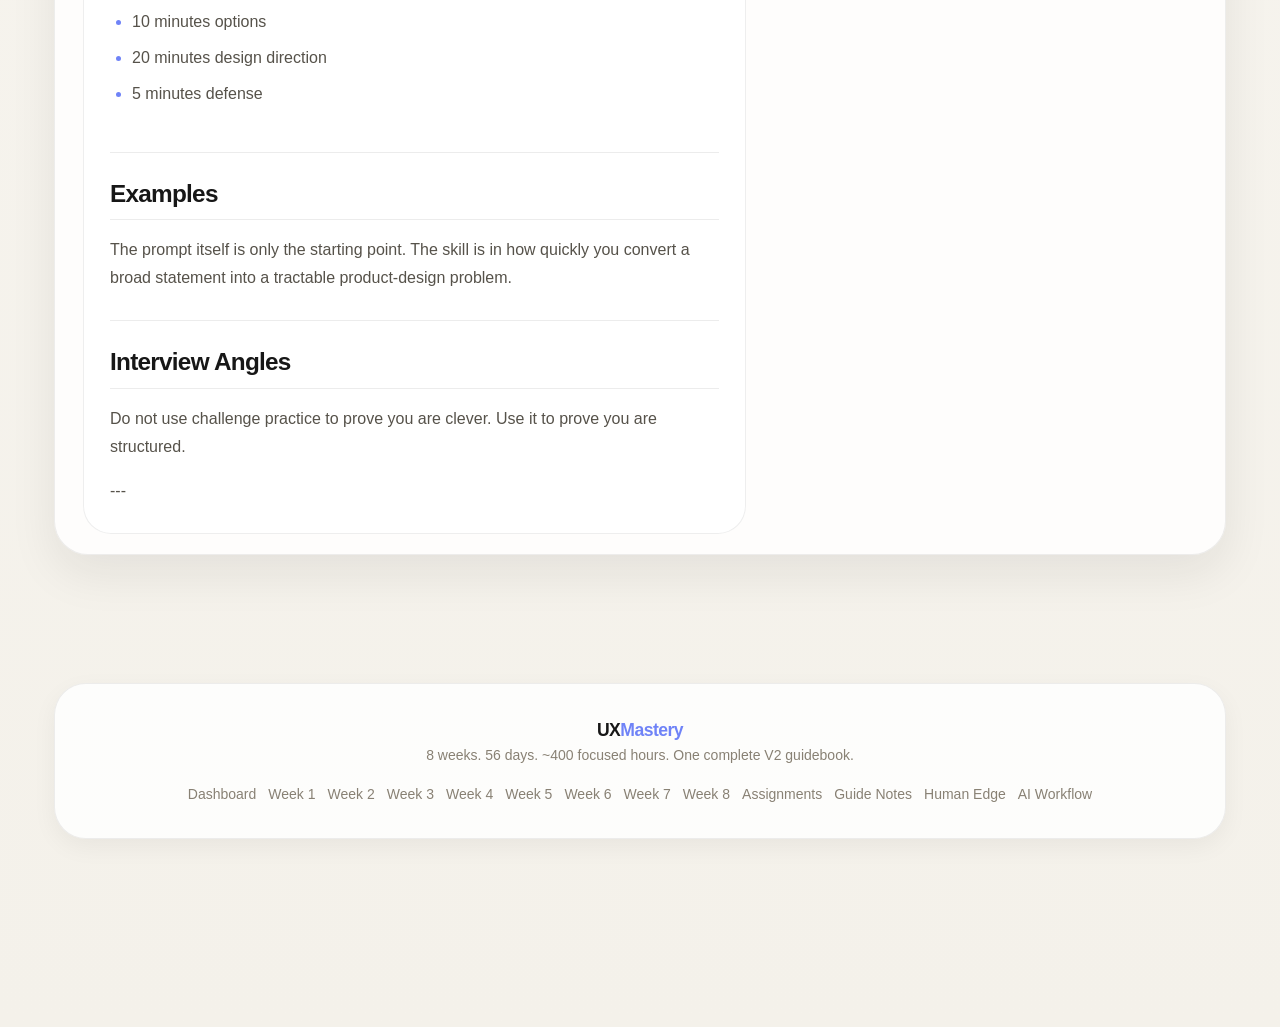
<file: week8.html>
<!DOCTYPE html>
<html lang="en">
<head>
  <meta charset="UTF-8">
  <meta name="viewport" content="width=device-width, initial-scale=1.0">
  <title>Week 8 | UX Mastery V2</title>
  <link rel="preconnect" href="https://fonts.googleapis.com">
  <link rel="preconnect" href="https://fonts.gstatic.com" crossorigin>
  <link href="https://fonts.googleapis.com/css2?family=Playfair+Display:wght@700;800;900&family=Inter:wght@400;500;600;700&family=JetBrains+Mono:wght@400;600&display=swap" rel="stylesheet">
  <link rel="stylesheet" href="css/variables.css">
  <link rel="stylesheet" href="css/base.css">
  <link rel="stylesheet" href="css/components.css">
  <link rel="stylesheet" href="css/layout.css">
  <link rel="stylesheet" href="css/week.css">
</head>
<body>
  <div id="app-root"></div>
  <script type="module" src="js/main.js"></script>
</body>
</html>
</file>
<file: css/variables.css>
:root {
  --bg-primary: #f6f4ef;
  --bg-secondary: #efebe2;
  --bg-card: #ffffff;
  --bg-card-hover: #fcfbf8;
  --bg-elevated: #ffffff;
  --bg-input: #f8f6f1;
  --bg-surface: #ffffff;
  --bg-surface-muted: #fbfaf7;
  --bg-surface-soft: #f3efe7;
  --surface-blue: #eaf0ff;
  --surface-mint: #e8f4ee;
  --surface-peach: #fff1e8;
  --surface-lilac: #efe9ff;
  --surface-yellow: #fff8dc;

  --retro-orange: #f4a57d;
  --retro-pink: #d78ad8;
  --retro-yellow: #f0c75e;
  --retro-green: #75c4ab;
  --retro-teal: #9ad7c1;
  --retro-blue: #6f83f7;
  --retro-purple: #b39af9;
  --retro-red: #d96b6b;
  --retro-coral: #f2a57e;
  --retro-lime: #b6cf68;

  --week1-color: #f4a57d;
  --week2-color: #75c4ab;
  --week3-color: #8da0ff;
  --week4-color: #b39af9;
  --week5-color: #f472b6;
  --week6-color: #22d3ee;
  --week7-color: #fbbf24;
  --week8-color: #34d399;

  --color-success: #75c4ab;
  --color-warning: #f0c75e;
  --color-error: #d96b6b;
  --color-right: #75c4ab;
  --color-wrong: #d96b6b;

  --gradient-rainbow: linear-gradient(90deg, #f4a57d, #f0c75e, #75c4ab, #8da0ff, #b39af9);
  --gradient-warm: linear-gradient(135deg, #f4a57d, #f0c75e);
  --gradient-button: linear-gradient(135deg, #6f83f7, #8da0ff);
  --gradient-blue: linear-gradient(135deg, #dbe4ff, #8da0ff);
  --gradient-purple: linear-gradient(135deg, #efe9ff, #b39af9);
  --gradient-pink: linear-gradient(135deg, #f7deef, #d78ad8);
  --gradient-green: linear-gradient(135deg, #e3f4eb, #75c4ab);
  --gradient-gold: linear-gradient(135deg, #fff3c8, #f0c75e);
  --gradient-dark: linear-gradient(180deg, #ffffff, #f6f4ef);
  --gradient-card: linear-gradient(180deg, rgba(255,255,255,0.96), rgba(255,255,255,0.84));

  --text-primary: #171717;
  --text-secondary: #56524a;
  --text-muted: #888174;
  --text-accent: #6f83f7;
  --text-inverse: #ffffff;

  --font-display: "Product Sans", "Google Sans", Aptos, "Segoe UI", sans-serif;
  --font-body: "Product Sans", "Google Sans", Aptos, "Segoe UI", sans-serif;
  --font-mono: "JetBrains Mono", "SFMono-Regular", Consolas, monospace;

  --text-xs: 0.75rem;
  --text-sm: 0.875rem;
  --text-base: 1rem;
  --text-lg: 1.125rem;
  --text-xl: 1.3125rem;
  --text-2xl: 1.75rem;
  --text-3xl: 2.25rem;
  --text-4xl: 3rem;
  --text-5xl: 3.875rem;
  --text-6xl: 4.75rem;

  --font-normal: 400;
  --font-medium: 500;
  --font-semibold: 600;
  --font-bold: 700;
  --font-extrabold: 800;

  --leading-tight: 1.08;
  --leading-snug: 1.2;
  --leading-normal: 1.45;
  --leading-relaxed: 1.62;
  --leading-loose: 1.78;

  --space-1: 4px;
  --space-2: 8px;
  --space-3: 12px;
  --space-4: 16px;
  --space-5: 20px;
  --space-6: 24px;
  --space-8: 32px;
  --space-10: 40px;
  --space-12: 48px;
  --space-16: 64px;
  --space-20: 80px;
  --space-24: 96px;
  --space-32: 128px;

  --radius-xs: 8px;
  --radius-sm: 12px;
  --radius-md: 18px;
  --radius-lg: 24px;
  --radius-xl: 32px;
  --radius-2xl: 40px;
  --radius-pill: 999px;

  --border-subtle: 1px solid rgba(23, 23, 23, 0.08);
  --border-card: 1px solid rgba(23, 23, 23, 0.07);
  --border-accent: 1px solid rgba(111, 131, 247, 0.26);
  --border-focus: 2px solid rgba(111, 131, 247, 0.65);

  --shadow-sm: 0 8px 24px rgba(26, 24, 20, 0.05);
  --shadow-md: 0 18px 48px rgba(26, 24, 20, 0.08);
  --shadow-card: 0 24px 70px rgba(26, 24, 20, 0.08);
  --shadow-lg: 0 36px 90px rgba(26, 24, 20, 0.12);
  --shadow-glow-orange: 0 18px 40px rgba(244, 165, 125, 0.24);
  --shadow-glow-blue: 0 18px 40px rgba(111, 131, 247, 0.24);
  --shadow-glow-pink: 0 18px 40px rgba(179, 154, 249, 0.24);

  --transition-fast: 160ms ease;
  --transition-base: 260ms ease;
  --transition-slow: 420ms ease;
  --transition-spring: 320ms cubic-bezier(0.22, 1, 0.36, 1);

  --z-base: 0;
  --z-raised: 10;
  --z-dropdown: 100;
  --z-sticky: 200;
  --z-overlay: 300;
  --z-modal: 400;
  --z-toast: 500;

  --container-max: 1220px;
  --content-max: 760px;
  --sidebar-width: 300px;
  --header-height: 82px;
  --timer-size: 296px;
}
</file>
<file: css/base.css>
@font-face {
  font-family: "Product Sans";
  src: local("Product Sans"), local("Google Sans"), local("Google Sans Text");
  font-display: swap;
}

*, *::before, *::after {
  box-sizing: border-box;
  margin: 0;
  padding: 0;
}

html {
  font-size: 16px;
  scroll-behavior: smooth;
  -webkit-text-size-adjust: 100%;
}

body {
  font-family: var(--font-body);
  font-size: var(--text-base);
  line-height: var(--leading-relaxed);
  color: var(--text-primary);
  background:
    radial-gradient(circle at top left, rgba(255,255,255,0.9), transparent 32%),
    radial-gradient(circle at 90% 10%, rgba(234, 240, 255, 0.9), transparent 28%),
    linear-gradient(180deg, #f8f6f1 0%, #f4f1ea 100%);
  min-height: 100vh;
  overflow-x: hidden;
  -webkit-font-smoothing: antialiased;
  -moz-osx-font-smoothing: grayscale;
}

body::before {
  content: "";
  position: fixed;
  inset: 0;
  pointer-events: none;
  background-image:
    linear-gradient(rgba(255,255,255,0.18) 1px, transparent 1px),
    linear-gradient(90deg, rgba(255,255,255,0.18) 1px, transparent 1px);
  background-size: 56px 56px;
  opacity: 0.3;
  z-index: -1;
}

h1, h2, h3, h4, h5, h6 {
  font-family: var(--font-display);
  font-weight: var(--font-bold);
  color: var(--text-primary);
  line-height: var(--leading-tight);
  letter-spacing: -0.03em;
}

h1 { font-size: clamp(3rem, 6vw, var(--text-6xl)); }
h2 { font-size: clamp(2.1rem, 4vw, var(--text-4xl)); }
h3 { font-size: clamp(1.5rem, 2.4vw, var(--text-2xl)); }
h4 { font-size: var(--text-lg); }
h5 { font-size: var(--text-base); }
h6 { font-size: var(--text-sm); }

p {
  color: var(--text-secondary);
}

p + p {
  margin-top: var(--space-4);
}

strong, b {
  color: var(--text-primary);
  font-weight: var(--font-semibold);
}

em, i {
  color: var(--text-primary);
}

a {
  color: var(--brand-blue, var(--retro-blue));
  text-decoration: none;
  transition: color var(--transition-fast), opacity var(--transition-fast);
}

a:hover {
  color: var(--brand-blue-deep, var(--retro-blue));
}

ul, ol {
  padding-left: 1.2rem;
  color: var(--text-secondary);
}

li + li {
  margin-top: var(--space-2);
}

ul li::marker,
ol li::marker {
  color: var(--retro-blue);
}

hr {
  border: 0;
  height: 1px;
  background: linear-gradient(90deg, transparent, rgba(23, 23, 23, 0.12), transparent);
  margin: var(--space-8) 0;
}

code {
  font-family: var(--font-mono);
  font-size: 0.9em;
  padding: 2px 8px;
  border-radius: var(--radius-pill);
  background: var(--bg-surface-soft);
  color: var(--text-primary);
}

pre {
  font-family: var(--font-mono);
  font-size: var(--text-sm);
  line-height: var(--leading-relaxed);
  background: #fff;
  border: var(--border-card);
  border-radius: var(--radius-md);
  padding: var(--space-5);
  overflow: auto;
  box-shadow: var(--shadow-sm);
}

blockquote {
  margin: var(--space-6) 0;
  padding: var(--space-5) var(--space-6);
  border-radius: var(--radius-md);
  background: var(--surface-blue);
  color: var(--text-primary);
  border: 1px solid rgba(111, 131, 247, 0.14);
}

::selection {
  background: rgba(111, 131, 247, 0.18);
  color: var(--text-primary);
}

:focus-visible {
  outline: var(--border-focus);
  outline-offset: 3px;
  border-radius: var(--radius-xs);
}

table {
  width: 100%;
  border-collapse: collapse;
  margin: var(--space-6) 0;
  background: var(--bg-surface);
  border-radius: var(--radius-md);
  overflow: hidden;
}

th, td {
  text-align: left;
  padding: var(--space-4) var(--space-5);
  border-bottom: var(--border-subtle);
}

th {
  font-size: var(--text-xs);
  text-transform: uppercase;
  letter-spacing: 0.08em;
  color: var(--text-muted);
}

img {
  max-width: 100%;
  height: auto;
  display: block;
}

canvas,
svg,
video,
iframe,
embed,
object {
  display: block;
  max-width: 100%;
}

canvas,
svg,
video {
  height: auto;
}

.visually-hidden {
  position: absolute;
  width: 1px;
  height: 1px;
  padding: 0;
  margin: -1px;
  overflow: hidden;
  clip: rect(0, 0, 0, 0);
  white-space: nowrap;
  border: 0;
}

.container {
  width: 100%;
  max-width: var(--container-max);
  margin: 0 auto;
  padding: 0 var(--space-6);
}

.text-gradient,
.text-gradient-rainbow,
.text-gradient-w1 {
  background: var(--gradient-button);
  -webkit-background-clip: text;
  -webkit-text-fill-color: transparent;
  background-clip: text;
}

.study-content,
.study-content-wrapper {
  max-width: var(--content-max);
}

.study-content h3,
.study-content-wrapper h3 {
  margin: var(--space-8) 0 var(--space-3);
  font-size: clamp(1.45rem, 2vw, 1.9rem);
}

.study-tab-section h3 {
  font-size: clamp(1.4rem, 1.9vw, 1.75rem);
}

.study-content h4,
.study-content-wrapper h4 {
  margin: var(--space-5) 0 var(--space-2);
  font-size: var(--text-sm);
  text-transform: uppercase;
  letter-spacing: 0.08em;
  color: var(--text-muted);
}

.study-content p,
.study-content-wrapper p,
.study-tab-section p,
.practice-content p,
.assignment-content p {
  font-size: 1rem;
  line-height: 1.8;
}

.study-content ul,
.study-content ol,
.study-content-wrapper ul,
.study-content-wrapper ol,
.study-tab-section ul,
.study-tab-section ol,
.practice-content ul,
.practice-content ol,
.assignment-content ul,
.assignment-content ol {
  margin: var(--space-4) 0;
}

@keyframes fadeUp {
  from { opacity: 0; transform: translateY(18px); }
  to { opacity: 1; transform: translateY(0); }
}

@keyframes fadeIn {
  from { opacity: 0; }
  to { opacity: 1; }
}

@keyframes pulse-glow {
  0%, 100% { box-shadow: 0 0 0 0 rgba(111, 131, 247, 0); }
  50% { box-shadow: 0 0 0 8px rgba(111, 131, 247, 0.14); }
}

.animate-fade-up {
  animation: fadeUp 0.4s ease both;
}

.animate-fade-in {
  animation: fadeIn 0.3s ease both;
}

@media (max-width: 768px) {
  .container {
    padding: 0 var(--space-4);
  }

  h1 {
    font-size: clamp(2.25rem, 12vw, 3.6rem);
  }
}
</file>
<file: css/components.css>
.btn,
.btn-primary,
.btn-secondary,
.btn-ghost {
  display: inline-flex;
  align-items: center;
  justify-content: center;
  gap: var(--space-2);
  min-height: 48px;
  padding: 0 20px;
  border-radius: 999px;
  border: 0;
  cursor: pointer;
  font-family: var(--font-body);
  font-size: var(--text-sm);
  font-weight: var(--font-semibold);
  transition: transform var(--transition-fast), box-shadow var(--transition-fast), background var(--transition-fast), color var(--transition-fast);
}

.btn-primary {
  background: var(--gradient-button);
  color: var(--text-inverse);
  box-shadow: var(--shadow-glow-blue);
}

.btn-primary:hover {
  transform: translateY(-1px);
}

.btn-secondary {
  background: rgba(255,255,255,0.82);
  color: var(--text-primary);
  border: var(--border-card);
}

.btn-ghost {
  background: transparent;
  color: var(--text-secondary);
}

.badge {
  display: inline-flex;
  align-items: center;
  gap: 6px;
  padding: 7px 12px;
  border-radius: 999px;
  font-size: 11px;
  font-weight: var(--font-semibold);
  letter-spacing: 0.06em;
  text-transform: uppercase;
}

.badge-short { background: var(--surface-mint, #e8f4ee); color: #447866; }
.badge-medium { background: var(--surface-yellow, #fff8dc); color: #8e6d12; }
.badge-high { background: var(--surface-peach, #fff1e8); color: #a85d36; }
.badge-week { background: #f2efe8; color: var(--text-secondary); }
.badge-duration { background: var(--surface-blue, #eaf0ff); color: #4d61d6; }
.badge-completed { background: var(--surface-mint, #e8f4ee); color: #447866; }

.card,
.week-card,
.assignment-card,
.principle-card,
.ref-formula-card,
.timeline-stat-card,
.tier-card,
.ai-panel,
.formula-card {
  background: rgba(255,255,255,0.84);
  border: var(--border-card);
  box-shadow: var(--shadow-sm);
  backdrop-filter: blur(12px);
}

.week-card,
.assignment-card,
.principle-card,
.ref-formula-card,
.formula-card,
.tier-card,
.ai-panel {
  border-radius: 28px;
}

.checkbox-wrapper,
.assignment-check-label,
.block-check-label,
.day-check-label {
  display: inline-flex;
  align-items: center;
  cursor: pointer;
  position: relative;
}

.checkbox-wrapper input,
.assignment-check-label input,
.block-check-label input,
.day-check-label input {
  position: absolute;
  opacity: 0;
  inset: 0;
}

.checkbox-custom,
.assignment-check-box,
.block-check-box,
.day-check-box {
  width: 22px;
  height: 22px;
  border-radius: 8px;
  border: 1px solid rgba(23,23,23,0.14);
  background: #fff;
  box-shadow: inset 0 1px 0 rgba(255,255,255,0.8);
  display: inline-flex;
  align-items: center;
  justify-content: center;
  position: relative;
}

.checkbox-custom::after,
.assignment-check-box::after,
.block-check-box::after,
.day-check-box::after {
  content: "";
  width: 6px;
  height: 10px;
  border-right: 2px solid transparent;
  border-bottom: 2px solid transparent;
  transform: rotate(45deg) translate(-1px, -1px);
}

.checkbox-wrapper.checked .checkbox-custom,
.assignment-check-label.checked .assignment-check-box,
.block-check-label.checked .block-check-box,
.day-check-label.checked .day-check-box {
  background: var(--retro-blue);
  border-color: var(--retro-blue);
}

.checkbox-wrapper input:checked + .checkbox-custom,
.assignment-check-label input:checked + .assignment-check-box,
.block-check-label input:checked + .block-check-box,
.day-check-label input:checked + .day-check-box {
  background: var(--retro-blue);
  border-color: var(--retro-blue);
}

.checkbox-wrapper.checked .checkbox-custom::after,
.assignment-check-label.checked .assignment-check-box::after,
.block-check-label.checked .block-check-box::after,
.day-check-label.checked .day-check-box::after {
  border-right-color: #fff;
  border-bottom-color: #fff;
}

.checkbox-wrapper input:checked + .checkbox-custom::after,
.assignment-check-label input:checked + .assignment-check-box::after,
.block-check-label input:checked + .block-check-box::after,
.day-check-label input:checked + .day-check-box::after {
  border-right-color: #fff;
  border-bottom-color: #fff;
}

.accordion,
.week-layout,
.week-main {
  display: flex;
  flex-direction: column;
  gap: var(--space-4);
}

.accordion-item {
  background: rgba(255,255,255,0.84);
  border: var(--border-card);
  border-radius: 34px;
  box-shadow: var(--shadow-sm);
  overflow: hidden;
}

.accordion-item.open {
  box-shadow: var(--shadow-md);
}

.accordion-header {
  display: flex;
  align-items: center;
  gap: var(--space-4);
  padding: 26px 28px;
  cursor: pointer;
}

.accordion-header-left,
.accordion-header-text,
.accordion-title-group {
  display: flex;
  min-width: 0;
}

.accordion-header-left,
.accordion-header-text {
  flex: 1;
  align-items: center;
  gap: var(--space-4);
}

.accordion-title-group,
.accordion-header-text {
  flex-direction: column;
  align-items: flex-start;
  gap: 4px;
}

.accordion-day-num,
.day-number {
  font-size: 11px;
  font-weight: var(--font-semibold);
  letter-spacing: 0.08em;
  text-transform: uppercase;
  color: var(--text-muted);
}

.accordion-title,
.day-title {
  font-size: clamp(1.25rem, 2vw, 1.7rem);
  color: var(--text-primary);
}

.accordion-header-right,
.accordion-header-meta {
  display: flex;
  align-items: center;
  gap: var(--space-3);
  margin-left: auto;
}

.accordion-icon,
.accordion-expand-icon {
  width: 38px;
  height: 38px;
  border-radius: 14px;
  background: #fff;
  border: var(--border-card);
  display: inline-flex;
  align-items: center;
  justify-content: center;
  color: var(--text-muted);
  transition: transform var(--transition-base);
}

.accordion-item.open .accordion-icon,
.accordion-item.open .accordion-expand-icon {
  transform: rotate(180deg);
}

.accordion-body {
  max-height: 0;
  overflow: hidden;
  transition: max-height 0.45s cubic-bezier(0.22, 1, 0.36, 1);
}

.accordion-item.open .accordion-body {
  max-height: 100000px;
}

.accordion-body > *,
.accordion-body-inner {
  margin: 0 28px 20px;
}

.accordion-body > *:last-child,
.accordion-body-inner > *:last-child {
  margin-bottom: 28px;
}

.block-big-idea,
.block-study,
.block-practice,
.block-assignment,
.block-reflection,
.content-block,
.big-idea-block,
.study-block,
.practice-block,
.assignment-block,
.reflection-block {
  background: var(--bg-surface);
  border: var(--border-card);
  border-radius: 28px;
  overflow: hidden;
}

.block-header {
  display: flex;
  align-items: center;
  gap: var(--space-3);
  padding: 18px 22px;
  border-bottom: 1px solid rgba(23,23,23,0.06);
  background: var(--bg-surface-muted);
}

.block-label {
  flex: 1 1 auto;
  min-width: 0;
  font-size: 12px;
  letter-spacing: 0.08em;
  text-transform: uppercase;
  font-weight: var(--font-semibold);
  color: var(--text-muted);
  white-space: nowrap;
  overflow: hidden;
  text-overflow: ellipsis;
}

.block-icon {
  flex-shrink: 0;
  min-width: 36px;
  min-height: 36px;
  padding: 0 12px;
  border-radius: 14px;
  display: inline-flex;
  align-items: center;
  justify-content: center;
  background: #fff;
  border: var(--border-card);
  box-shadow: var(--shadow-sm);
  white-space: nowrap;
  line-height: 1;
}

.block-content,
.practice-content,
.assignment-content,
.study-content-wrapper,
.study-tab-stack,
.study-content,
.reflection-textarea-wrapper {
  padding: 26px 26px 28px;
}

.block-big-idea > p,
.block-study > .study-content-wrapper,
.block-study > .study-tab-stack,
.block-practice > .practice-content,
.block-assignment > .assignment-content {
  padding: 26px 26px 28px;
}

.block-big-idea .block-header,
.big-idea-block .block-header { background: var(--surface-yellow, #fff8dc); }
.block-study .block-header,
.study-block .block-header { background: var(--surface-blue, #eaf0ff); }
.block-practice .block-header,
.practice-block .block-header { background: var(--surface-mint, #e8f4ee); }
.block-assignment .block-header,
.assignment-block .block-header { background: var(--surface-peach, #fff1e8); }
.block-reflection .block-header,
.reflection-block .block-header { background: var(--surface-lilac, #efe9ff); }

.reflection-prompt {
  margin: 22px 22px 14px;
  padding: 18px 20px;
  border-radius: 22px;
  background: var(--surface-lilac, #efe9ff);
  color: var(--text-secondary);
}

.reflection-textarea {
  width: calc(100% - 44px);
  min-height: 180px;
  margin: 0 22px;
  padding: 18px 20px;
  border-radius: 22px;
  border: var(--border-card);
  background: var(--bg-input);
  font: inherit;
  resize: vertical;
  color: var(--text-primary);
}

.reflection-saved,
.autosave-indicator {
  margin: 10px 22px 0;
  color: #447866;
  font-size: var(--text-xs);
  opacity: 0;
  transition: opacity var(--transition-fast);
}

.reflection-saved.visible,
.autosave-indicator.visible {
  opacity: 1;
}

.direction-panels {
  display: grid;
  gap: 16px;
}

.direction-panel,
.direction-panel.direction-panel--right,
.direction-panel.direction-panel--wrong,
.direction-panel.direction-right,
.direction-panel.direction-wrong {
  border-radius: 24px;
  overflow: hidden;
  border: var(--border-card);
  background: #fff;
}

.direction-panel-header {
  display: flex;
  align-items: center;
  gap: 10px;
  padding: 18px 22px;
  cursor: pointer;
  font-weight: var(--font-semibold);
}

.direction-panel-body {
  display: none;
  padding: 0 22px 20px;
  color: var(--text-secondary);
}

.direction-panel.open .direction-panel-body {
  display: block;
}

.direction-arrow,
.direction-toggle-icon,
.direction-chevron {
  margin-left: auto;
  transition: transform var(--transition-base);
}

.direction-panel.open .direction-arrow,
.direction-panel.open .direction-toggle-icon,
.direction-panel.open .direction-chevron {
  transform: rotate(180deg);
}

.formula-card,
.ref-formula-card {
  padding: 24px;
}

.timer-widget {
  position: fixed;
  right: 24px;
  bottom: 24px;
  width: var(--timer-size);
  background: rgba(255,255,255,0.92);
  border: var(--border-card);
  border-radius: 30px;
  box-shadow: var(--shadow-lg);
  z-index: var(--z-overlay);
  overflow: hidden;
  padding: 0;
}

.timer-widget-header,
.timer-header {
  display: flex;
  align-items: center;
  justify-content: space-between;
  padding: 18px 20px;
  border-bottom: 1px solid rgba(23,23,23,0.06);
}

.timer-widget-body,
.timer-body {
  padding: 22px 22px 24px;
}

.timer-widget > .timer-ring-wrap,
.timer-widget > .timer-blocks,
.timer-widget > .timer-controls {
  margin-left: 22px;
  margin-right: 22px;
}

.timer-widget > .timer-controls {
  margin-bottom: 24px;
}

.timer-widget-title,
.timer-title,
.timer-block-label,
.timer-block-name {
  font-size: 12px;
  letter-spacing: 0.08em;
  text-transform: uppercase;
  color: var(--text-muted);
  font-weight: var(--font-semibold);
}

.timer-minimize-btn {
  width: 34px;
  height: 34px;
  border-radius: 12px;
  border: var(--border-card);
  background: #fff;
  cursor: pointer;
}

.timer-ring-wrap {
  display: flex;
  flex-direction: column;
  align-items: center;
  gap: 12px;
  margin-bottom: 22px;
}

.timer-ring,
.timer-ring-svg {
  width: 132px;
  height: 132px;
}

.timer-ring-bg {
  fill: none;
  stroke: rgba(23,23,23,0.08);
  stroke-width: 8;
}

.timer-ring-progress {
  fill: none;
  stroke: var(--retro-blue);
  stroke-width: 8;
  stroke-linecap: round;
}

.timer-display,
.timer-time {
  font-size: 2.2rem;
  font-weight: var(--font-bold);
  color: var(--text-primary);
  text-align: center;
}

.timer-blocks,
.timer-block-selector {
  display: grid;
  grid-template-columns: repeat(2, minmax(0, 1fr));
  gap: 10px;
  margin-bottom: 20px;
}

.timer-block-btn {
  min-height: 52px;
  border-radius: 18px;
  border: var(--border-card);
  background: var(--bg-surface-muted);
  color: var(--text-secondary);
  font-weight: var(--font-medium);
  cursor: pointer;
}

.timer-block-btn.active {
  background: var(--surface-blue, #eaf0ff);
  color: var(--retro-blue);
}

.timer-controls {
  display: flex;
  justify-content: center;
  gap: 12px;
  padding-top: 4px;
}

.timer-btn {
  width: 48px;
  height: 48px;
  border-radius: 16px;
  border: var(--border-card);
  background: #fff;
  cursor: pointer;
}

.timer-btn-play,
.timer-play-btn {
  background: var(--gradient-button);
  color: #fff;
  border: 0;
}

.timer-widget.minimized {
  width: 84px;
  height: 84px;
  border-radius: 999px;
  padding: 0;
  background: var(--gradient-button);
  border: 0;
  box-shadow: var(--shadow-glow-blue);
  overflow: hidden;
}

.timer-widget.minimized .timer-widget-body,
.timer-widget.minimized .timer-body,
.timer-widget.minimized .timer-ring-wrap {
  display: none;
}

.timer-widget.minimized .timer-widget-header,
.timer-widget.minimized .timer-header {
  display: flex;
  width: 100%;
  height: 100%;
  align-items: center;
  justify-content: center;
  padding: 0;
  color: #fff;
  border-bottom: 0;
  cursor: pointer;
}

.timer-widget.minimized .timer-minimize-btn {
  display: none;
}

.timer-widget.minimized .timer-widget-title,
.timer-widget.minimized .timer-title,
.timer-widget.minimized .timer-block-label,
.timer-widget.minimized .timer-block-name {
  font-size: 0.82rem;
  font-weight: var(--font-semibold);
  letter-spacing: 0;
  text-transform: none;
  color: #fff;
  text-align: center;
}

.timer-fab,
.hidden {
  display: none;
}

.progress-bar-track {
  height: 10px;
  border-radius: 999px;
  background: rgba(23,23,23,0.08);
  overflow: hidden;
}

.progress-bar-fill {
  height: 100%;
  border-radius: inherit;
  background: var(--gradient-button);
}

.progress-bar-fill--green { background: var(--gradient-green); }
.progress-bar-fill--blue { background: var(--gradient-blue); }
.progress-bar-fill--purple { background: var(--gradient-purple); }
.progress-bar-fill--pink { background: var(--gradient-pink); }

body.has-audio-reader,
body.has-audio-reader-codex {
  padding-bottom: 124px;
}

.codex-bot-shell {
  position: fixed;
  right: 24px;
  bottom: 24px;
  z-index: var(--z-overlay);
}

.codex-bot-fab {
  min-width: 84px;
  height: 84px;
  padding: 0 22px;
  border: 0;
  border-radius: 999px;
  background: var(--gradient-button);
  color: #fff;
  box-shadow: var(--shadow-glow-blue);
  cursor: pointer;
  font: inherit;
  font-weight: var(--font-semibold);
}

.codex-bot-panel {
  position: absolute;
  right: 0;
  bottom: 104px;
  width: min(420px, calc(100vw - 32px));
  max-height: min(720px, calc(100vh - 132px));
  display: none;
  flex-direction: column;
  overflow: hidden;
  background: rgba(255,255,255,0.95);
  border: var(--border-card);
  border-radius: 30px;
  box-shadow: var(--shadow-lg);
  backdrop-filter: blur(16px);
}

.codex-bot-panel.open {
  display: flex;
}

.codex-bot-panel-header {
  display: flex;
  align-items: flex-start;
  justify-content: space-between;
  gap: 18px;
  padding: 20px 22px 16px;
  border-bottom: 1px solid rgba(23,23,23,0.06);
}

.codex-bot-kicker {
  font-size: 11px;
  letter-spacing: 0.08em;
  text-transform: uppercase;
  color: var(--text-muted);
  font-weight: var(--font-semibold);
}

.codex-bot-title {
  margin-top: 4px;
  font-size: 1.35rem;
}

.codex-bot-close {
  width: 40px;
  height: 40px;
  border-radius: 14px;
  border: var(--border-card);
  background: #fff;
  color: var(--text-secondary);
  font-size: 1.4rem;
  cursor: pointer;
}

.codex-bot-auth,
.codex-bot-chat {
  padding: 20px 22px 22px;
}

.codex-bot-auth-form,
.codex-bot-composer {
  display: flex;
  flex-direction: column;
  gap: 12px;
}

.codex-bot-input {
  width: 100%;
  border-radius: 20px;
  border: var(--border-card);
  background: var(--bg-input);
  color: var(--text-primary);
  font: inherit;
  padding: 16px 18px;
}

.codex-bot-textarea {
  min-height: 112px;
  resize: vertical;
}

.codex-bot-messages {
  display: flex;
  flex-direction: column;
  gap: 12px;
  max-height: 360px;
  overflow: auto;
  margin-bottom: 16px;
  padding-right: 4px;
}

.codex-bot-message {
  padding: 14px 16px;
  border-radius: 20px;
  border: var(--border-card);
  background: #fff;
}

.codex-bot-message--user {
  background: var(--surface-blue, #eaf0ff);
}

.codex-bot-message-body {
  white-space: pre-wrap;
  color: var(--text-primary);
}

.codex-bot-citations {
  display: flex;
  flex-wrap: wrap;
  gap: 8px;
  margin-top: 10px;
}

.codex-bot-citation {
  display: inline-flex;
  align-items: center;
  padding: 6px 10px;
  border-radius: 999px;
  background: var(--bg-surface-muted);
  color: var(--text-secondary);
  font-size: var(--text-xs);
}

.codex-bot-actions {
  display: flex;
  justify-content: space-between;
  gap: 12px;
}

.codex-bot-status,
.codex-bot-empty {
  margin-top: 12px;
  color: var(--text-secondary);
  font-size: var(--text-sm);
}

.codex-bot-status.is-error {
  color: #9d3d3d;
}

.audio-reader-launch {
  display: inline-flex;
  align-items: center;
  gap: 8px;
  min-height: 44px;
  padding: 0 16px;
  border-radius: 999px;
  border: var(--border-card);
  background: rgba(255,255,255,0.78);
  color: var(--text-primary);
  box-shadow: var(--shadow-sm);
  cursor: pointer;
}

.audio-reader-launch-icon {
  display: inline-flex;
  align-items: center;
  justify-content: center;
  width: 22px;
  height: 22px;
  border-radius: 999px;
  background: var(--surface-blue);
  color: var(--retro-blue);
  font-size: 0.85rem;
}

.audio-reader-launch-label {
  font-size: var(--text-sm);
  font-weight: var(--font-semibold);
}

.audio-reader {
  position: fixed;
  left: 24px;
  bottom: 24px;
  width: min(360px, calc(100vw - 32px));
  padding: 20px;
  border-radius: 28px;
  border: var(--border-card);
  background: rgba(255,255,255,0.94);
  box-shadow: var(--shadow-lg);
  backdrop-filter: blur(18px);
  z-index: calc(var(--z-overlay) + 1);
  transform: translateY(calc(100% + 24px));
  opacity: 0;
  visibility: hidden;
  transition: transform var(--transition-spring), opacity var(--transition-base), visibility var(--transition-base);
}

.audio-reader.open {
  transform: translateY(0);
  opacity: 1;
  visibility: visible;
}

.audio-reader-top,
.audio-reader-actions,
.audio-reader-secondary,
.audio-reader-controls {
  display: flex;
  align-items: center;
}

.audio-reader-top,
.audio-reader-actions,
.audio-reader-secondary {
  justify-content: space-between;
}

.audio-reader-top {
  gap: 16px;
}

.audio-reader-kicker {
  font-size: 11px;
  letter-spacing: 0.08em;
  text-transform: uppercase;
  color: var(--text-muted);
}

.audio-reader-title {
  margin-top: 4px;
  font-size: 1.35rem;
}

.audio-reader-status {
  margin-top: 12px;
  color: var(--text-secondary);
  font-size: var(--text-sm);
  line-height: 1.6;
}

.audio-reader-close {
  width: 40px;
  height: 40px;
  border-radius: 14px;
  border: var(--border-card);
  background: #fff;
  color: var(--text-secondary);
  font-size: 1.4rem;
  cursor: pointer;
}

.audio-reader-actions,
.audio-reader-secondary {
  gap: 10px;
  margin-top: 16px;
}

.audio-reader-actions .btn,
.audio-reader-secondary .btn {
  flex: 1;
}

.audio-reader-secondary .btn {
  min-height: 42px;
}

.audio-reader-controls {
  gap: 12px;
  margin-top: 18px;
  align-items: flex-end;
}

.audio-reader-field {
  flex: 1;
  display: flex;
  flex-direction: column;
  gap: 6px;
}

.audio-reader-field span {
  font-size: 11px;
  font-weight: var(--font-semibold);
  letter-spacing: 0.08em;
  text-transform: uppercase;
  color: var(--text-muted);
}

.audio-reader-field select {
  width: 100%;
  min-height: 44px;
  padding: 0 14px;
  border-radius: 16px;
  border: var(--border-card);
  background: var(--bg-surface);
  color: var(--text-primary);
  font: inherit;
}

.audio-selection-action {
  position: absolute;
  z-index: calc(var(--z-modal) + 1);
  min-height: 40px;
  padding: 0 16px;
  border: 0;
  border-radius: 999px;
  background: var(--gradient-button);
  color: #fff;
  font-family: var(--font-body);
  font-size: var(--text-sm);
  font-weight: var(--font-semibold);
  box-shadow: var(--shadow-glow-blue);
  cursor: pointer;
}

.audio-reader-stop:disabled,
.audio-reader-from-selection:disabled {
  opacity: 0.45;
  cursor: not-allowed;
}

.study-enhancement {
  margin-top: 8px;
}

.study-enhancement-card {
  margin-top: 24px;
  padding: 22px 22px 24px;
  border-radius: 24px;
  background: linear-gradient(180deg, rgba(234, 240, 255, 0.55), rgba(255, 255, 255, 0.92));
  border: 1px solid rgba(111, 131, 247, 0.18);
  box-shadow: var(--shadow-sm);
}

.study-enhancement-kicker {
  display: inline-flex;
  align-items: center;
  padding: 7px 12px;
  border-radius: 999px;
  background: rgba(111, 131, 247, 0.12);
  color: var(--retro-blue);
  font-size: 11px;
  font-weight: var(--font-semibold);
  letter-spacing: 0.08em;
  text-transform: uppercase;
}

.study-enhancement-card h3 {
  margin-top: 14px;
}

.study-enhancement-card h4 {
  margin-top: 18px;
}

.study-enhancement-card ul {
  margin-top: 12px;
}

.study-tab-stack {
  display: flex;
  flex-direction: column;
  gap: 28px;
}

.study-tab-section {
  display: flex;
  flex-direction: column;
  gap: 16px;
}

.study-tab-section + .study-tab-section {
  padding-top: 28px;
  border-top: 1px solid rgba(23, 23, 23, 0.08);
}

.study-tab-section > h3 {
  margin: 0;
  padding-bottom: 14px;
  border-bottom: 1px solid rgba(23, 23, 23, 0.08);
}

.readiness-content,
.assignment-content,
.practice-content {
  font-size: 0.98rem;
}

@media (max-width: 768px) {
  .block-header {
    align-items: flex-start;
    flex-wrap: wrap;
  }

  .block-label {
    white-space: normal;
    overflow: visible;
    text-overflow: clip;
  }

  .accordion-header {
    padding: 22px 20px;
    align-items: flex-start;
    flex-wrap: wrap;
  }

  .accordion-header-left,
  .accordion-header-text,
  .accordion-title-group {
    width: 100%;
  }

  .accordion-header-right,
  .accordion-header-meta {
    gap: 10px;
    margin-left: 0;
    width: 100%;
    justify-content: flex-start;
  }

  .accordion-body > *,
  .accordion-body-inner {
    margin-left: 20px;
    margin-right: 20px;
  }

  .block-content,
  .practice-content,
  .assignment-content,
  .study-content-wrapper,
  .study-tab-stack,
  .study-content,
  .reflection-textarea-wrapper {
    padding: 20px 20px 22px;
  }

  .reflection-prompt,
  .reflection-textarea,
  .reflection-saved,
  .autosave-indicator {
    margin-left: 18px;
    margin-right: 18px;
  }

  body.has-audio-reader,
  body.has-audio-reader-codex {
    padding-bottom: 96px;
  }

  .codex-bot-shell {
    right: 14px;
    bottom: 14px;
  }

  .codex-bot-fab {
    min-width: 72px;
    height: 72px;
    padding: 0 18px;
  }

  .codex-bot-panel {
    width: min(calc(100vw - 20px), 420px);
    max-height: min(76vh, 720px);
    bottom: 88px;
  }

  .audio-reader-launch {
    width: 40px;
    min-width: 40px;
    padding: 0;
    justify-content: center;
  }

  .audio-reader-launch-label {
    display: none;
  }

  .audio-reader {
    left: 16px;
    right: 16px;
    bottom: auto;
    top: calc(var(--header-height) + 12px);
    width: auto;
    padding: 18px;
    border-radius: 24px;
  }

  .audio-reader-controls {
    flex-direction: column;
    align-items: stretch;
  }

  .audio-reader-actions,
  .audio-reader-secondary {
    flex-direction: column;
  }

  .audio-reader-actions .btn,
  .audio-reader-secondary .btn,
  .audio-reader-field {
    width: 100%;
  }

  .study-enhancement-card {
    padding: 18px 18px 20px;
    border-radius: 20px;
  }

  .study-tab-stack {
    gap: 22px;
  }

  .study-tab-section + .study-tab-section {
    padding-top: 22px;
  }
}

@media (max-width: 768px) and (min-width: 641px) {
  body.has-audio-reader-timer .audio-reader {
    top: calc(var(--header-height) + 12px);
  }
}

.markdown-content h2,
.markdown-content h3,
.markdown-content h4 {
  margin-top: 22px;
}

.markdown-content p,
.markdown-content li,
.system-card-body p,
.system-card-body li {
  line-height: 1.75;
}

.markdown-content ul,
.markdown-content ol,
.system-card-body ul,
.system-card-body ol {
  margin-top: 14px;
  padding-left: 22px;
}

.markdown-content blockquote {
  margin: 18px 0;
  padding: 16px 18px;
  border-left: 4px solid var(--retro-blue);
  border-radius: 18px;
  background: var(--surface-blue);
}

.markdown-table {
  width: 100%;
  border-collapse: collapse;
  background: rgba(255,255,255,0.84);
  border: var(--border-card);
  border-radius: 22px;
  overflow: hidden;
}

.markdown-table th,
.markdown-table td {
  padding: 14px 16px;
  border-bottom: 1px solid rgba(23,23,23,0.06);
  text-align: left;
  vertical-align: top;
}

.markdown-table th {
  background: rgba(255,255,255,0.92);
  font-size: 12px;
  letter-spacing: 0.06em;
  text-transform: uppercase;
  color: var(--text-muted);
}

.table-wrap {
  overflow-x: auto;
  border-radius: 22px;
}

.overview-grid,
.verification-grid,
.resource-grid,
.week-meta-grid {
  display: grid;
  gap: 18px;
}

.overview-grid,
.verification-grid,
.resource-grid {
  grid-template-columns: repeat(2, minmax(0, 1fr));
}

.week-meta-grid {
  grid-template-columns: repeat(2, minmax(0, 1fr));
  margin-top: 24px;
}

.overview-card,
.verification-card,
.resource-card,
.week-meta-card {
  background: rgba(255,255,255,0.84);
  border: var(--border-card);
  border-radius: 28px;
  padding: 22px;
  box-shadow: var(--shadow-sm);
}

.verification-card ul {
  display: flex;
  flex-direction: column;
  gap: 12px;
  margin-top: 16px;
  padding-left: 0;
  list-style: none;
}

.verification-card li {
  display: grid;
  grid-template-columns: 18px minmax(0, 1fr);
  gap: 10px;
}

.markdown-panel {
  padding: 26px;
  border-radius: 28px;
  background: rgba(255,255,255,0.84);
  border: var(--border-card);
  box-shadow: var(--shadow-sm);
}

.system-card {
  padding: 18px;
  border-radius: 22px;
  border: var(--border-card);
  background: rgba(255,255,255,0.92);
}

.system-card + .system-card {
  margin-top: 14px;
}

.system-card-kicker {
  display: inline-flex;
  align-items: center;
  padding: 6px 10px;
  border-radius: 999px;
  font-size: 11px;
  letter-spacing: 0.08em;
  text-transform: uppercase;
  font-weight: var(--font-semibold);
}

.system-card--challenge .system-card-kicker {
  background: rgba(244, 165, 125, 0.18);
  color: #a85d36;
}

.system-card--defense .system-card-kicker {
  background: rgba(111, 131, 247, 0.14);
  color: var(--retro-blue);
}

.system-card--behavioral .system-card-kicker {
  background: rgba(117, 196, 171, 0.18);
  color: #447866;
}

.system-card-body {
  margin-top: 14px;
}

.readiness-content {
  padding: 24px 24px 26px;
}

.readiness-group + .readiness-group {
  margin-top: 20px;
}

.resource-card h3 {
  font-size: 1.05rem;
}

.resource-card p {
  margin-top: 10px;
  color: var(--text-secondary);
  word-break: break-word;
}

.assignment-card.hidden,
.assignment-section.hidden {
  display: none;
}

@media (max-width: 900px) {
  .overview-grid,
  .verification-grid,
  .resource-grid,
  .week-meta-grid {
    grid-template-columns: 1fr;
  }
}
</file>
<file: css/layout.css>
.site-header {
  position: sticky;
  top: 0;
  left: 0;
  width: 100%;
  z-index: var(--z-sticky);
  height: var(--header-height);
  background: rgba(246, 244, 239, 0.88);
  backdrop-filter: blur(18px);
  border-bottom: 1px solid rgba(23, 23, 23, 0.06);
}

.site-header.scrolled {
  box-shadow: 0 14px 40px rgba(26, 24, 20, 0.08);
}

.header-inner {
  width: 100%;
  max-width: var(--container-max);
  margin: 0 auto;
  padding: 0 var(--space-6);
  height: 100%;
  display: flex;
  align-items: center;
  gap: var(--space-5);
}

.site-logo {
  display: inline-flex;
  align-items: center;
  font-family: var(--font-display);
  font-size: 1.1rem;
  font-weight: var(--font-bold);
  color: var(--text-primary);
  letter-spacing: -0.03em;
}

.site-logo span {
  color: var(--retro-blue);
}

.site-nav {
  display: flex;
  align-items: center;
  gap: var(--space-2);
  margin-left: auto;
}

.nav-link,
.drawer-link {
  display: inline-flex;
  align-items: center;
  padding: 11px 16px;
  border-radius: var(--radius-pill);
  font-size: var(--text-sm);
  font-weight: var(--font-medium);
  color: var(--text-secondary);
}

.nav-link:hover,
.drawer-link:hover {
  background: rgba(255,255,255,0.72);
  color: var(--text-primary);
}

.nav-link.active,
.drawer-link.active {
  background: #ffffff;
  color: var(--text-primary);
  box-shadow: var(--shadow-sm);
}

.header-progress,
.header-right {
  display: flex;
  align-items: center;
  gap: var(--space-3);
  margin-left: var(--space-3);
}

.progress-pill {
  display: inline-flex;
  align-items: center;
  padding: 11px 16px;
  border-radius: var(--radius-pill);
  background: rgba(255,255,255,0.7);
  border: var(--border-card);
  color: var(--text-secondary);
  font-size: var(--text-sm);
  font-weight: var(--font-medium);
}

.week-dots {
  display: inline-flex;
  align-items: center;
  gap: 7px;
}

.week-dot {
  width: 9px;
  height: 9px;
  border-radius: 999px;
  background: rgba(23, 23, 23, 0.13);
}

.week-dot--done {
  background: var(--retro-green);
}

.week-dot--partial {
  background: var(--retro-blue);
}

.hamburger,
.drawer-close {
  display: none;
  background: #fff;
  border: var(--border-card);
  border-radius: 999px;
  width: 44px;
  height: 44px;
  align-items: center;
  justify-content: center;
  cursor: pointer;
  box-shadow: var(--shadow-sm);
}

.hamburger {
  flex-direction: column;
  gap: 4px;
}

.hamburger span {
  width: 18px;
  height: 2px;
  border-radius: 999px;
  background: var(--text-primary);
}

.hamburger.open span:nth-child(1) {
  transform: translateY(6px) rotate(45deg);
}

.hamburger.open span:nth-child(2) {
  opacity: 0;
}

.hamburger.open span:nth-child(3) {
  transform: translateY(-6px) rotate(-45deg);
}

.mobile-drawer {
  position: fixed;
  inset: var(--header-height) 0 0 0;
  width: 100%;
  max-width: none;
  display: flex;
  flex-direction: column;
  gap: 12px;
  padding: 16px;
  background: #f6f4ef;
  border: 0;
  border-radius: 0;
  box-shadow: none;
  transform: translateX(100%);
  opacity: 0;
  visibility: hidden;
  pointer-events: none;
  overflow-y: auto;
  -webkit-overflow-scrolling: touch;
  transition: opacity var(--transition-base), transform var(--transition-base), visibility var(--transition-base);
  z-index: var(--z-overlay);
}

.mobile-drawer.open {
  opacity: 1;
  visibility: visible;
  pointer-events: auto;
  transform: translateX(0);
}

.mobile-drawer nav {
  display: flex;
  flex-direction: column;
  gap: 12px;
  margin-top: 0;
}

.mobile-drawer > .nav-link,
.mobile-drawer > .drawer-link {
  display: flex;
}

.drawer-link,
.mobile-drawer > .nav-link,
.mobile-drawer nav .nav-link {
  width: 100%;
  justify-content: space-between;
  background: var(--bg-surface-muted);
}

.drawer-overlay {
  position: fixed;
  inset: var(--header-height) 0 0 0;
  background: rgba(35, 31, 24, 0.08);
  opacity: 0;
  visibility: hidden;
  transition: opacity var(--transition-base), visibility var(--transition-base);
  z-index: calc(var(--z-overlay) - 1);
}

.drawer-overlay.visible {
  opacity: 1;
  visibility: visible;
}

.page-hero,
.week-hero {
  padding: clamp(42px, 8vw, 88px) 0 clamp(28px, 5vw, 56px);
}

.page-hero .container,
.week-hero .container {
  position: relative;
}

.page-hero::after,
.week-hero::after {
  content: "";
  position: absolute;
  right: 4vw;
  top: 118px;
  width: min(340px, 32vw);
  aspect-ratio: 0.82;
  border-radius: 32px;
  background:
    linear-gradient(180deg, rgba(255,255,255,0) 0%, rgba(255,255,255,0.12) 100%),
    radial-gradient(circle at 20% 20%, rgba(255,255,255,0.7), transparent 32%),
    var(--gradient-blue);
  box-shadow: var(--shadow-card);
  opacity: 0.9;
  z-index: 0;
}

.page-hero::before,
.week-hero::before {
  content: "";
  position: absolute;
  right: calc(4vw + 120px);
  top: 86px;
  width: min(180px, 18vw);
  aspect-ratio: 0.82;
  border-radius: 28px;
  background: var(--gradient-week2, var(--gradient-green));
  box-shadow: var(--shadow-md);
  opacity: 0.85;
  z-index: 0;
}

.page-hero > .container > *,
.week-hero > .container > * {
  position: relative;
  z-index: 1;
}

.page-hero-eyebrow,
.week-hero-eyebrow,
.week-hero-label {
  display: inline-flex;
  align-items: center;
  padding: 9px 16px;
  margin-bottom: var(--space-5);
  border-radius: var(--radius-pill);
  background: rgba(255,255,255,0.82);
  border: var(--border-card);
  font-size: var(--text-xs);
  font-weight: var(--font-semibold);
  letter-spacing: 0.06em;
  text-transform: uppercase;
  color: var(--text-muted);
  box-shadow: var(--shadow-sm);
}

.page-hero-title,
.week-hero-title {
  max-width: 760px;
  margin-bottom: var(--space-4);
}

.page-hero-subtitle,
.week-hero-goal {
  max-width: 690px;
  font-size: clamp(1.05rem, 1.3vw, 1.25rem);
  line-height: 1.75;
  color: var(--text-secondary);
}

.hero-stats-row {
  display: flex;
  flex-wrap: wrap;
  gap: var(--space-3);
  margin: var(--space-8) 0 var(--space-6);
}

.hero-stat {
  min-width: 128px;
  padding: 20px 24px;
  border-radius: 24px;
  background: rgba(255,255,255,0.78);
  border: var(--border-card);
  box-shadow: var(--shadow-sm);
}

.hero-stat-val {
  display: block;
  font-size: 2rem;
  font-weight: var(--font-bold);
  line-height: 1;
  color: var(--text-primary);
}

.hero-stat-label {
  display: block;
  margin-top: 8px;
  color: var(--text-muted);
  font-size: var(--text-sm);
}

.hero-stat-sep,
.hero-gradient-line {
  display: none;
}

.section {
  padding: var(--space-12) 0;
}

.section-header {
  margin-bottom: var(--space-8);
}

.section-title {
  max-width: 700px;
}

.section-subtitle {
  max-width: 620px;
  margin-top: var(--space-3);
  color: var(--text-secondary);
}

.week-progress-dots,
.week-progress-bar {
  margin-top: var(--space-8);
}

.week-progress-dots {
  display: grid;
  grid-template-columns: repeat(7, minmax(0, 1fr));
  gap: var(--space-3);
  max-width: 780px;
}

.week-dot-item {
  display: flex;
  flex-direction: column;
  align-items: center;
  gap: 10px;
}

.wdot,
.wpb-day {
  width: 52px;
  height: 52px;
  border-radius: 18px;
  display: flex;
  align-items: center;
  justify-content: center;
  font-weight: var(--font-semibold);
  font-size: var(--text-sm);
  color: var(--text-primary);
  background: rgba(255,255,255,0.8);
  border: var(--border-card);
  box-shadow: var(--shadow-sm);
}

.wdot--integration {
  background: var(--gradient-gold);
}

.wdot-label {
  font-size: var(--text-xs);
  color: var(--text-muted);
}

.week-progress-bar {
  max-width: 860px;
}

.wpb-track {
  height: 12px;
  border-radius: 999px;
  background: rgba(23, 23, 23, 0.08);
  overflow: hidden;
}

.wpb-fill {
  height: 100%;
  background: var(--gradient-button);
  border-radius: inherit;
}

.wpb-days {
  display: flex;
  flex-wrap: wrap;
  gap: 10px;
  margin-top: var(--space-4);
}

.wpb-day {
  border: 0;
  cursor: pointer;
}

.site-main,
.week-main,
.assignments-main,
.references-main {
  padding-bottom: var(--space-20);
}

.site-footer {
  padding: var(--space-12) 0 var(--space-16);
}

.footer-inner {
  padding: 32px;
  background: rgba(255,255,255,0.82);
  border: var(--border-card);
  border-radius: 32px;
  display: flex;
  flex-direction: column;
  align-items: center;
  gap: var(--space-4);
  text-align: center;
  box-shadow: var(--shadow-sm);
}

.footer-nav {
  display: flex;
  flex-wrap: wrap;
  justify-content: center;
  gap: var(--space-3);
}

.footer-nav a,
.footer-credit,
.footer-tagline {
  color: var(--text-muted);
  font-size: var(--text-sm);
}

.footer-logo {
  font-family: var(--font-display);
  font-size: 1.4rem;
  color: var(--text-primary);
}

@media (max-width: 1024px) {
  .site-nav,
  .header-progress,
  .header-right .progress-pill,
  .header-right .week-dots {
    display: none;
  }

  .header-inner {
    justify-content: space-between;
  }

  .header-right,
  .header-progress {
    margin-left: 0;
  }

  .hamburger,
  .drawer-close {
    display: inline-flex;
  }

  .mobile-drawer {
    display: flex;
    z-index: var(--z-overlay);
  }

  .mobile-drawer.open {
    opacity: 1;
  }

  .mobile-drawer nav {
    display: flex;
    flex-direction: column;
    gap: 12px;
    margin-top: 0;
  }

  .mobile-drawer > .nav-link,
  .mobile-drawer > .drawer-link,
  .mobile-drawer nav .nav-link,
  .mobile-drawer nav .drawer-link {
    display: flex;
    width: 100%;
    min-height: 52px;
    align-items: center;
    justify-content: space-between;
    padding: 14px 16px;
    border-radius: 18px;
    background: var(--bg-surface-muted);
  }

  .drawer-close {
    display: none;
  }

  .drawer-overlay {
    inset: var(--header-height) 0 0 0;
  }

  .page-hero::before,
  .page-hero::after,
  .week-hero::before,
  .week-hero::after {
    display: none;
  }

  .week-progress-dots {
    grid-template-columns: repeat(auto-fit, minmax(72px, 1fr));
  }
}

@media (max-width: 640px) {
  :root {
    --header-height: 68px;
  }

  .site-header {
    height: 68px;
  }

  .header-inner {
    padding: 0 var(--space-4);
    gap: 12px;
    justify-content: space-between;
  }

  .site-logo {
    font-size: 1rem;
    line-height: 1;
  }

  .header-right,
  .header-progress {
    margin-left: auto;
    gap: 0;
  }

  .hamburger {
    width: 40px;
    height: 40px;
    flex: 0 0 40px;
  }

  .hamburger span {
    width: 16px;
  }

  .page-hero,
  .week-hero {
    padding-top: 32px;
  }

  .hero-stat {
    min-width: 100%;
  }

  .mobile-drawer {
    inset: 68px 0 0 0;
    padding: 12px 16px 24px;
  }

  .drawer-overlay {
    inset: 68px 0 0 0;
  }

  .week-progress-dots {
    display: flex;
    gap: 12px;
    overflow-x: auto;
    padding-bottom: 6px;
    max-width: none;
    scrollbar-width: none;
  }

  .wdot,
  .wpb-day {
    width: 44px;
    height: 44px;
    border-radius: 14px;
    flex: 0 0 auto;
  }

  .week-dot-item {
    min-width: 56px;
  }

  .wpb-days {
    flex-wrap: nowrap;
    overflow-x: auto;
    padding-bottom: 6px;
  }

  .footer-inner {
    padding: 24px;
  }

  .section {
    padding: var(--space-8) 0;
  }
}

@media (min-width: 1025px) {
  .mobile-drawer,
  .drawer-overlay {
    display: none !important;
  }
}
</file>
<file: css/dashboard.css>
.global-timeline {
  display: grid;
  gap: 18px;
}

.tl-week,
.timeline-stat-card,
.daily-schedule,
.ai-rule {
  background: rgba(255,255,255,0.82);
  border: var(--border-card);
  border-radius: 28px;
  box-shadow: var(--shadow-sm);
}

.tl-week {
  padding: 22px 24px;
}

.tl-week-label {
  margin-bottom: 14px;
  font-size: 12px;
  text-transform: uppercase;
  letter-spacing: 0.08em;
  color: var(--text-muted);
}

.tl-days {
  display: flex;
  flex-wrap: wrap;
  gap: 10px;
}

.tl-day {
  width: 44px;
  height: 44px;
  border-radius: 16px;
  display: flex;
  align-items: center;
  justify-content: center;
  background: var(--bg-surface-soft);
  border: var(--border-card);
  color: var(--text-secondary);
  font-size: var(--text-sm);
  font-weight: var(--font-semibold);
}

.tl-integration {
  background: var(--gradient-gold);
}

.timeline-stats,
.week-cards-grid,
.how-it-works-blocks,
.priority-tiers,
.ai-usage-grid {
  display: grid;
  gap: 20px;
}

.timeline-stats,
.priority-tiers,
.ai-usage-grid {
  grid-template-columns: repeat(3, minmax(0, 1fr));
}

.timeline-stats {
  margin-top: 20px;
}

.week-cards-grid {
  grid-template-columns: repeat(2, minmax(0, 1fr));
}

.how-it-works-blocks {
  grid-template-columns: repeat(5, minmax(0, 1fr));
}

.week-card {
  padding: 28px;
}

.week-card-num {
  margin-bottom: 14px;
  font-size: 12px;
  letter-spacing: 0.08em;
  text-transform: uppercase;
  color: var(--text-muted);
}

.week-card-cta {
  margin-top: 18px;
  color: var(--retro-blue);
  font-weight: var(--font-semibold);
}

.timeline-stat-card,
.how-block,
.tier-card,
.ai-panel {
  padding: 24px;
}

.how-block {
  background: rgba(255,255,255,0.82);
  border: var(--border-card);
  border-radius: 28px;
  text-align: left;
  box-shadow: var(--shadow-sm);
}

.how-block-label,
.how-block-title {
  font-size: var(--text-base);
  color: var(--text-primary);
  font-weight: var(--font-semibold);
}

.daily-schedule {
  margin-top: var(--space-8);
  overflow: hidden;
}

.daily-schedule-row {
  display: grid;
  grid-template-columns: 160px 120px 1fr;
  gap: 16px;
  padding: 18px 22px;
  border-bottom: var(--border-subtle);
}

.daily-schedule-row:last-child {
  border-bottom: 0;
}

.radar-section {
  display: grid;
  grid-template-columns: 1fr 1fr;
  gap: 32px;
  align-items: center;
}

.radar-layout {
  display: grid;
  grid-template-columns: minmax(0, 420px) minmax(0, 1fr);
  gap: 28px;
  align-items: start;
}

.radar-chart-wrap {
  width: min(100%, 420px);
  aspect-ratio: 1 / 1;
  margin: 0 auto;
}

#radar-canvas {
  width: 100%;
  height: 100%;
}

.radar-sliders {
  min-width: 0;
}

.ai-panel-do { background: rgba(232, 244, 238, 0.88); }
.ai-panel-dont { background: rgba(255, 241, 232, 0.88); }

.tl-stat {
  padding: 20px 22px;
  background: rgba(255,255,255,0.82);
  border: var(--border-card);
  border-radius: 22px;
  box-shadow: var(--shadow-sm);
  display: flex;
  flex-direction: column;
  gap: 12px;
}

.tl-stat-row {
  display: flex;
  align-items: center;
  justify-content: space-between;
  gap: 12px;
}

.tl-stat-label {
  font-size: var(--text-sm);
  color: var(--text-muted);
}

.tl-stat-val {
  font-size: var(--text-sm);
  font-weight: var(--font-semibold);
  color: var(--text-primary);
  white-space: nowrap;
}

@media (max-width: 1024px) {
  .timeline-stats,
  .week-cards-grid,
  .priority-tiers,
  .ai-usage-grid,
  .radar-section {
    grid-template-columns: 1fr;
  }

  .how-it-works-blocks {
    grid-template-columns: repeat(2, minmax(0, 1fr));
  }

  .radar-layout {
    grid-template-columns: 1fr;
  }

  .radar-chart-wrap {
    width: min(100%, 360px);
  }
}

@media (max-width: 640px) {
  .how-it-works-blocks {
    grid-template-columns: 1fr;
  }

  .daily-schedule-row {
    grid-template-columns: 1fr;
  }

  .radar-layout {
    gap: 20px;
  }

  .radar-chart-wrap {
    width: min(100%, 300px);
  }
}
</file>
<file: css/week.css>
.week-layout,
.week-main {
  position: relative;
}

.week-dot-item,
.wpb-day {
  cursor: pointer;
}

.week-dot-item.is-active .wdot,
.wpb-day.is-active {
  background: var(--gradient-button);
  color: #fff;
  border-color: transparent;
  box-shadow: var(--shadow-glow-blue);
}

.week-dot-item.is-active .wdot-label {
  color: var(--text-primary);
  font-weight: var(--font-semibold);
}

.tab-hidden {
  display: none !important;
}

.tab-panel {
  animation: fadeUp 0.24s ease;
}

.week-layout::before,
.week-main::before {
  content: "";
  position: absolute;
  inset: 0 auto 0 -40px;
  width: 1px;
  background: linear-gradient(180deg, transparent, rgba(23, 23, 23, 0.08), transparent);
}

.accordion-item.integration .accordion-header {
  background: linear-gradient(135deg, rgba(255,243,200,0.88), rgba(255,255,255,0.88));
}

.study-content-wrapper h3,
.study-content h3,
.study-tab-section > h3 {
  padding-bottom: 12px;
  border-bottom: 1px solid rgba(23,23,23,0.08);
}

.study-content-wrapper blockquote,
.study-content blockquote {
  background: var(--surface-blue, #eaf0ff);
  border: 1px solid rgba(111, 131, 247, 0.14);
}

.assignment-content ol {
  list-style: none;
  padding-left: 0;
  margin: 18px 0 0;
  display: flex;
  flex-direction: column;
  gap: 18px;
}

.assignment-content ol li {
  position: relative;
  display: block;
  padding-left: 52px;
  min-height: 30px;
  line-height: 1.75;
}

.assignment-content ol li::before {
  content: counter(list-item);
  display: inline-flex;
  width: 30px;
  height: 30px;
  align-items: center;
  justify-content: center;
  border-radius: 12px;
  background: var(--surface-peach, #fff1e8);
  color: #a85d36;
  font-size: 12px;
  font-weight: var(--font-semibold);
  position: absolute;
  left: 0;
  top: 2px;
}

.practice-phase,
.scale-card,
.emotion-card {
  background: var(--bg-surface-muted);
  border: var(--border-card);
  border-radius: 22px;
  padding: 20px;
}

.scale-cards,
.emotion-grid {
  display: grid;
  gap: 16px;
}

.scale-cards {
  grid-template-columns: repeat(2, minmax(0, 1fr));
}

.emotion-grid {
  grid-template-columns: repeat(2, minmax(0, 1fr));
}

.formula-inline {
  display: inline-flex;
  align-items: center;
  padding: 4px 10px;
  border-radius: 999px;
  background: var(--surface-yellow, #fff8dc);
  color: #8e6d12;
}

.integration-completion-card {
  padding: 40px 36px;
  border-radius: 34px;
  background: linear-gradient(135deg, rgba(255,255,255,0.94), rgba(255,255,255,0.76));
  border: var(--border-card);
  box-shadow: var(--shadow-md);
  text-align: center;
}

.integration-completion-card h3 {
  margin: 8px 0 12px;
}

.integration-completion-card p {
  max-width: 620px;
  margin: 0 auto 22px;
}

@media (min-width: 1100px) {
  .accordion-item.open {
    overflow: visible;
  }

  .accordion-item.open .accordion-body {
    display: grid;
    grid-template-columns: minmax(0, 1.55fr) minmax(320px, 0.92fr);
    align-items: start;
    column-gap: 24px;
    row-gap: 0;
    overflow: visible;
  }

  .accordion-item.open .block-big-idea,
  .accordion-item.open .big-idea-block,
  .accordion-item.open .block-study,
  .accordion-item.open .study-block,
  .accordion-item.open .formula-card,
  .accordion-item.open .scale-cards,
  .accordion-item.open .emotion-grid,
  .accordion-item.open .integration-completion-card {
    grid-column: 1;
  }

  .accordion-item.open .accordion-sidebar {
    grid-column: 2;
    align-self: start;
    position: sticky;
    top: calc(var(--header-height) + 20px);
    display: flex;
    flex-direction: column;
    gap: 18px;
  }

  .accordion-item.open .accordion-sidebar > * {
    margin: 0;
  }
}

@media (max-width: 1024px) {
  .week-layout::before,
  .week-main::before {
    display: none;
  }
}

@media (max-width: 768px) {
  .scale-cards,
  .emotion-grid {
    grid-template-columns: 1fr;
  }

  .week-main {
    padding-bottom: 120px;
  }
}
</file>
<file: css/assignments.css>
.assignments-summary-bar,
.filter-bar,
.assignment-card,
.assignment-section,
.assignments-empty {
  background: rgba(255,255,255,0.82);
  border: var(--border-card);
  border-radius: 28px;
  box-shadow: var(--shadow-sm);
}

.assignments-summary-bar {
  display: grid;
  grid-template-columns: repeat(4, minmax(0, 1fr));
  gap: 16px;
  margin-top: 28px;
  padding: 22px;
}

.summary-stat {
  padding: 18px;
  border-radius: 22px;
  background: var(--bg-surface-muted);
}

.summary-num {
  display: block;
  font-size: 2rem;
  font-weight: var(--font-bold);
  color: var(--text-primary);
}

.summary-label {
  color: var(--text-muted);
  font-size: var(--text-sm);
}

.filter-bar-wrapper {
  margin-bottom: 28px;
}

.filter-bar {
  display: flex;
  align-items: center;
  gap: 18px;
  flex-wrap: wrap;
  padding: 18px 22px;
}

.filter-group {
  display: flex;
  align-items: center;
  gap: 10px;
  flex-wrap: wrap;
}

.filter-group-label {
  font-size: 12px;
  text-transform: uppercase;
  letter-spacing: 0.08em;
  color: var(--text-muted);
}

.filter-btn {
  min-height: 38px;
  padding: 0 14px;
  border-radius: 999px;
  border: var(--border-card);
  background: var(--bg-surface-muted);
  color: var(--text-secondary);
  cursor: pointer;
}

.filter-btn.active {
  background: var(--gradient-button);
  color: #fff;
  border-color: transparent;
}

.filter-divider {
  width: 1px;
  height: 28px;
  background: rgba(23,23,23,0.08);
}

.assignment-section {
  padding: 24px;
  margin-bottom: 20px;
}

.section-heading {
  display: flex;
  align-items: center;
  gap: 12px;
  margin-bottom: 20px;
}

.section-heading-sub {
  margin-left: auto;
  color: var(--text-muted);
  font-size: var(--text-sm);
}

.assignment-grid {
  display: grid;
  grid-template-columns: repeat(2, minmax(0, 1fr));
  gap: 18px;
}

.assignment-card {
  padding: 22px;
}

.assignment-card-header {
  display: flex;
  align-items: flex-start;
  gap: 12px;
}

.assignment-card-title {
  font-size: var(--text-lg);
  font-weight: var(--font-semibold);
  color: var(--text-primary);
  flex: 1;
}

.assignment-card-desc {
  margin: 14px 0 18px;
  color: var(--text-secondary);
}

.assignment-card-footer {
  display: flex;
  align-items: center;
  justify-content: space-between;
  gap: 12px;
  border-top: var(--border-subtle);
  padding-top: 14px;
}

.assignment-week-tag {
  padding: 7px 12px;
  border-radius: 999px;
  font-size: 11px;
  text-transform: uppercase;
  color: var(--text-muted);
  background: var(--bg-surface-muted);
}

@media (max-width: 900px) {
  .assignments-summary-bar {
    grid-template-columns: repeat(2, minmax(0, 1fr));
  }

  .assignment-grid {
    grid-template-columns: 1fr;
  }
}

@media (max-width: 640px) {
  .assignments-summary-bar {
    grid-template-columns: repeat(2, minmax(0, 1fr));
    gap: 10px;
    padding: 14px;
  }

  .section-heading {
    flex-wrap: wrap;
    gap: 8px;
  }

  .section-heading-sub {
    display: none;
  }

  .filter-divider {
    display: none;
  }

  .filter-bar {
    gap: 12px;
    padding: 14px 16px;
  }
}

@media (max-width: 400px) {
  .assignments-summary-bar {
    grid-template-columns: 1fr;
  }
}
</file>
<file: css/references.css>
.references-layout,
.ref-layout {
  display: grid;
  grid-template-columns: minmax(0, 1fr) 240px;
  gap: 24px;
}

.references-hero::before,
.references-hero::after {
  display: none;
}

.references-content,
.ref-section,
.principle-card,
.ref-formula-card,
.ref-sidebar {
  background: rgba(255,255,255,0.82);
  border: var(--border-card);
  box-shadow: var(--shadow-sm);
}

.ref-section {
  border-radius: 32px;
  padding: 26px;
  margin-bottom: 20px;
}

.ref-section-title {
  margin-bottom: 10px;
}

.ref-section-intro {
  margin-bottom: 20px;
}

.principles-grid,
.formulas-grid {
  display: grid;
  grid-template-columns: repeat(2, minmax(0, 1fr));
  gap: 18px;
}

.principle-card,
.ref-formula-card {
  border-radius: 26px;
  padding: 22px;
}

.principle-number {
  font-size: 2rem;
  color: var(--retro-blue);
  opacity: 0.7;
  margin-bottom: 10px;
}

.principle-text,
.ref-formula-text {
  color: var(--text-primary);
}

.principle-context-toggle {
  margin-top: 12px;
  background: none;
  border: 0;
  color: var(--retro-blue);
  cursor: pointer;
}

.principle-context {
  display: none;
  margin-top: 14px;
  padding: 16px;
  border-radius: 18px;
  background: var(--bg-surface-muted);
}

.principle-context.open {
  display: block;
}

.ref-sidebar,
.references-sidebar {
  position: sticky;
  top: 110px;
  border-radius: 28px;
  padding: 20px;
  align-self: start;
  background: rgba(255,255,255,0.82);
  border: var(--border-card);
  box-shadow: var(--shadow-sm);
}

.ref-sidebar-title {
  font-size: 12px;
  text-transform: uppercase;
  letter-spacing: 0.08em;
  color: var(--text-muted);
  margin-bottom: 10px;
}

.ref-sidebar-link {
  display: flex;
  align-items: center;
  padding: 10px 14px;
  border-radius: 16px;
  color: var(--text-secondary);
}

.ref-sidebar-link.active,
.ref-sidebar-link:hover {
  background: var(--bg-surface-muted);
  color: var(--text-primary);
}

.ref-ai-grid {
  display: grid;
  grid-template-columns: repeat(2, minmax(0, 1fr));
  gap: 18px;
}

@media (max-width: 1024px) {
  .references-layout,
  .ref-layout,
  .principles-grid,
  .formulas-grid,
  .ref-ai-grid {
    grid-template-columns: 1fr;
  }

  .ref-sidebar,
  .references-sidebar {
    display: none;
  }
}

.verification-mini {
  display: flex;
  flex-direction: column;
  gap: 8px;
  margin-bottom: 4px;
}

.verification-mini-card {
  padding: 10px 14px;
  border-radius: 14px;
  background: var(--bg-surface-muted);
  border: var(--border-card);
}

.verification-mini-card h4 {
  font-size: var(--text-xs);
  text-transform: uppercase;
  letter-spacing: 0.06em;
  color: var(--text-muted);
  font-weight: var(--font-semibold);
}

.verification-mini-card p {
  margin-top: 4px;
  font-size: var(--text-sm);
  color: var(--text-secondary);
}

.ref-sidebar-divider {
  height: 1px;
  background: rgba(23, 23, 23, 0.08);
  margin: 14px 0;
}

.ref-sidebar-nav {
  display: flex;
  flex-direction: column;
  gap: 2px;
}
</file>
